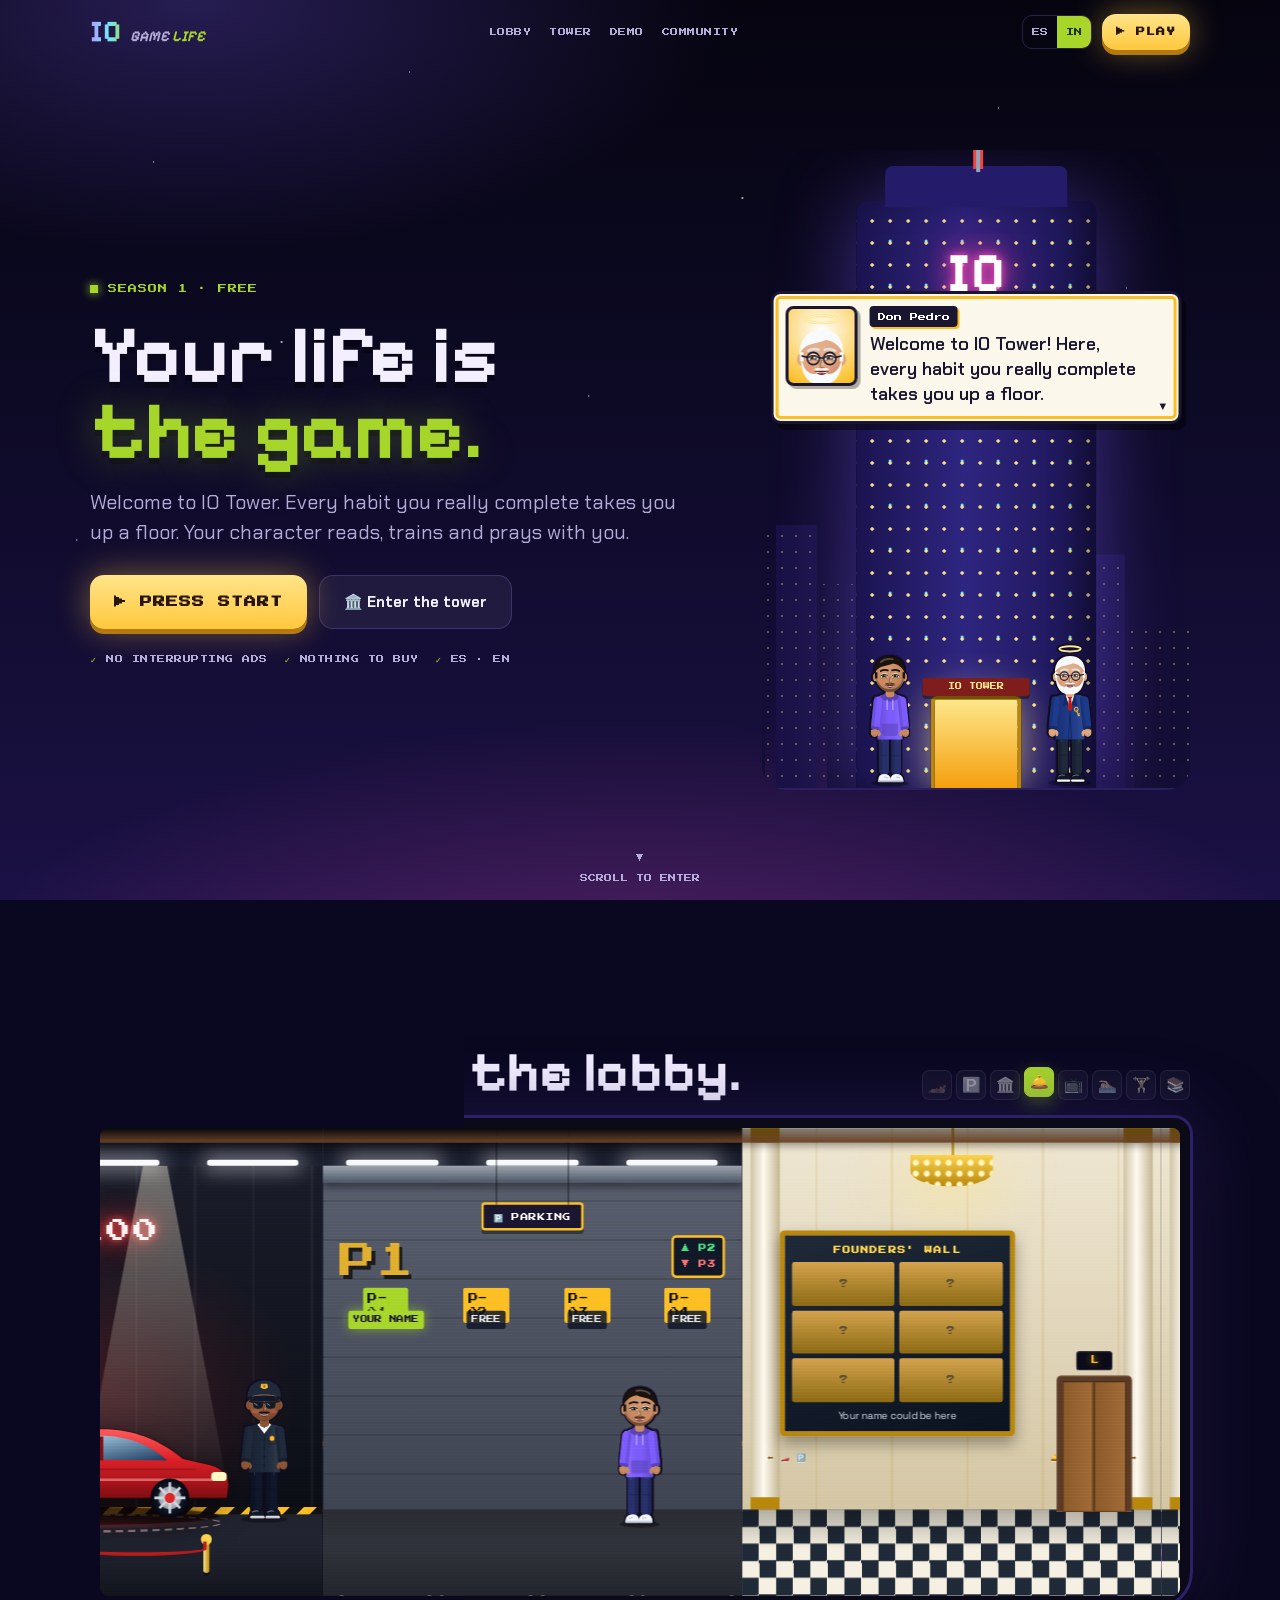
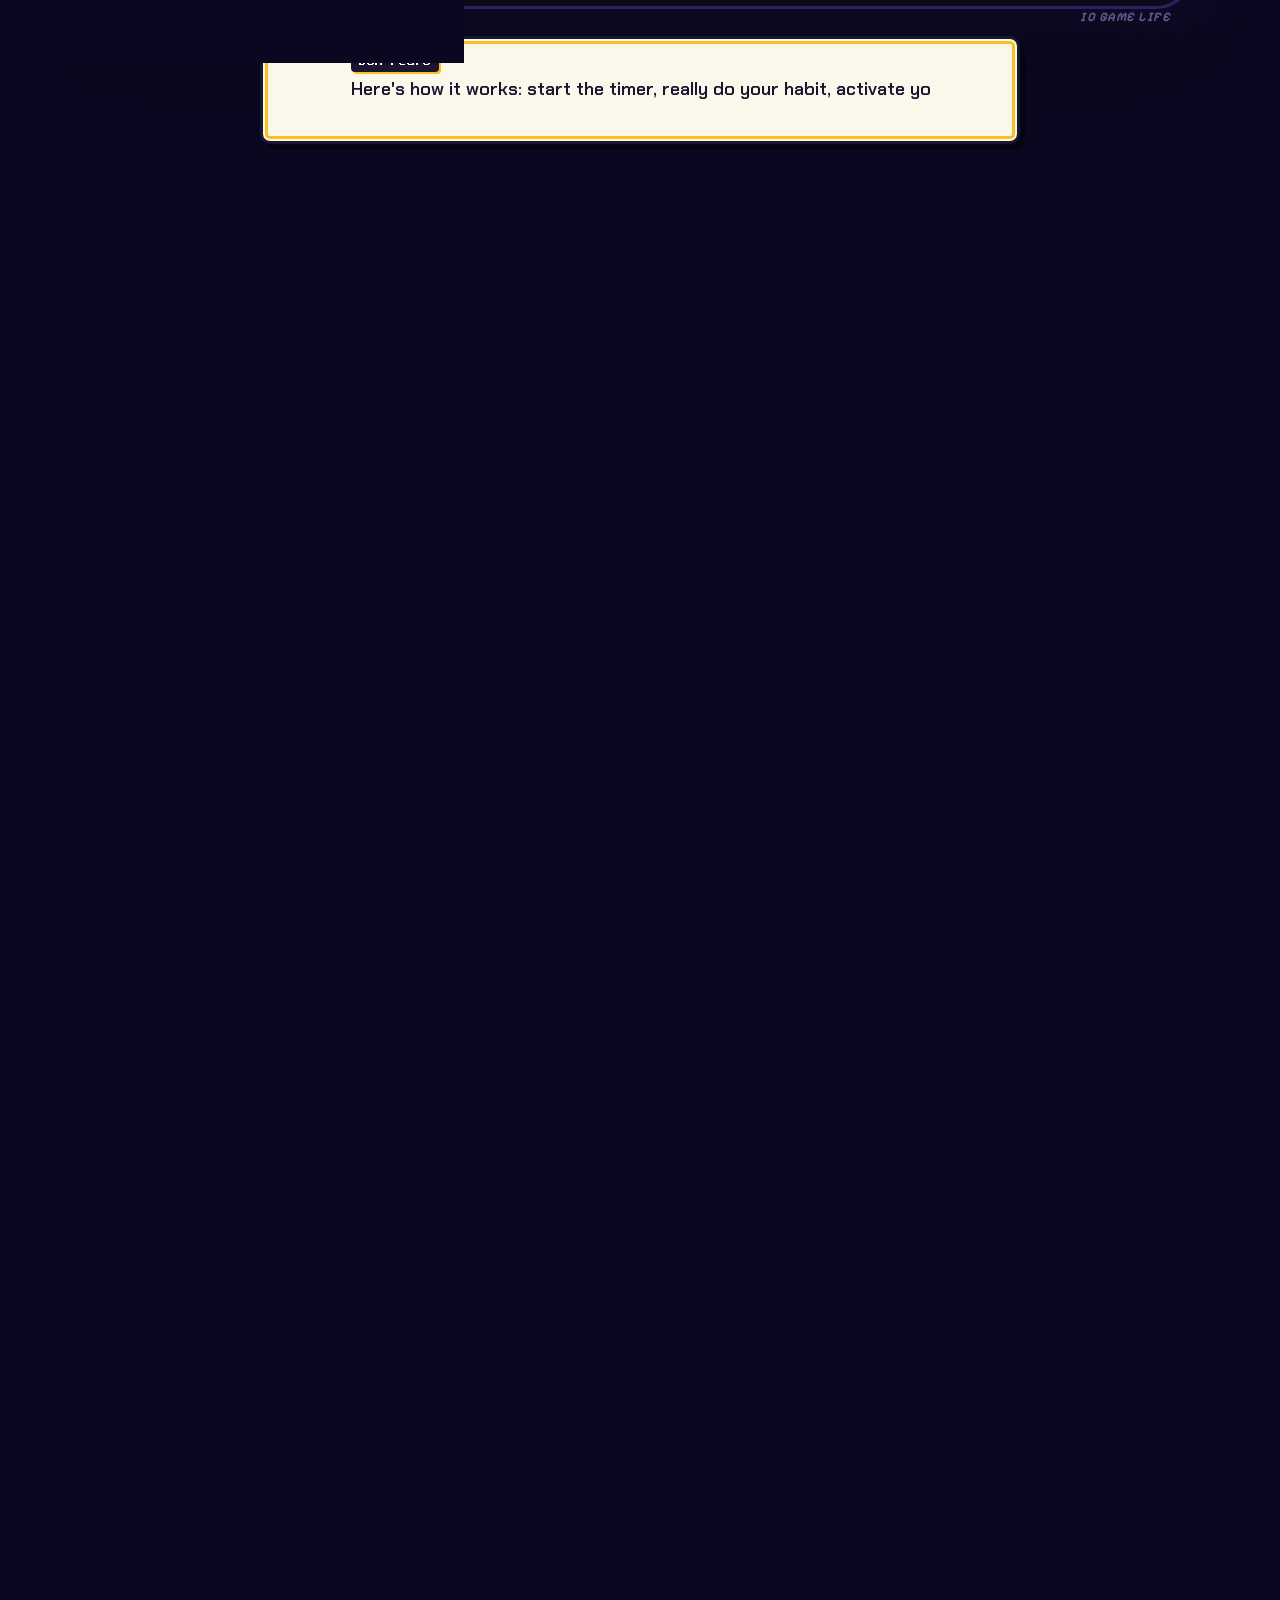
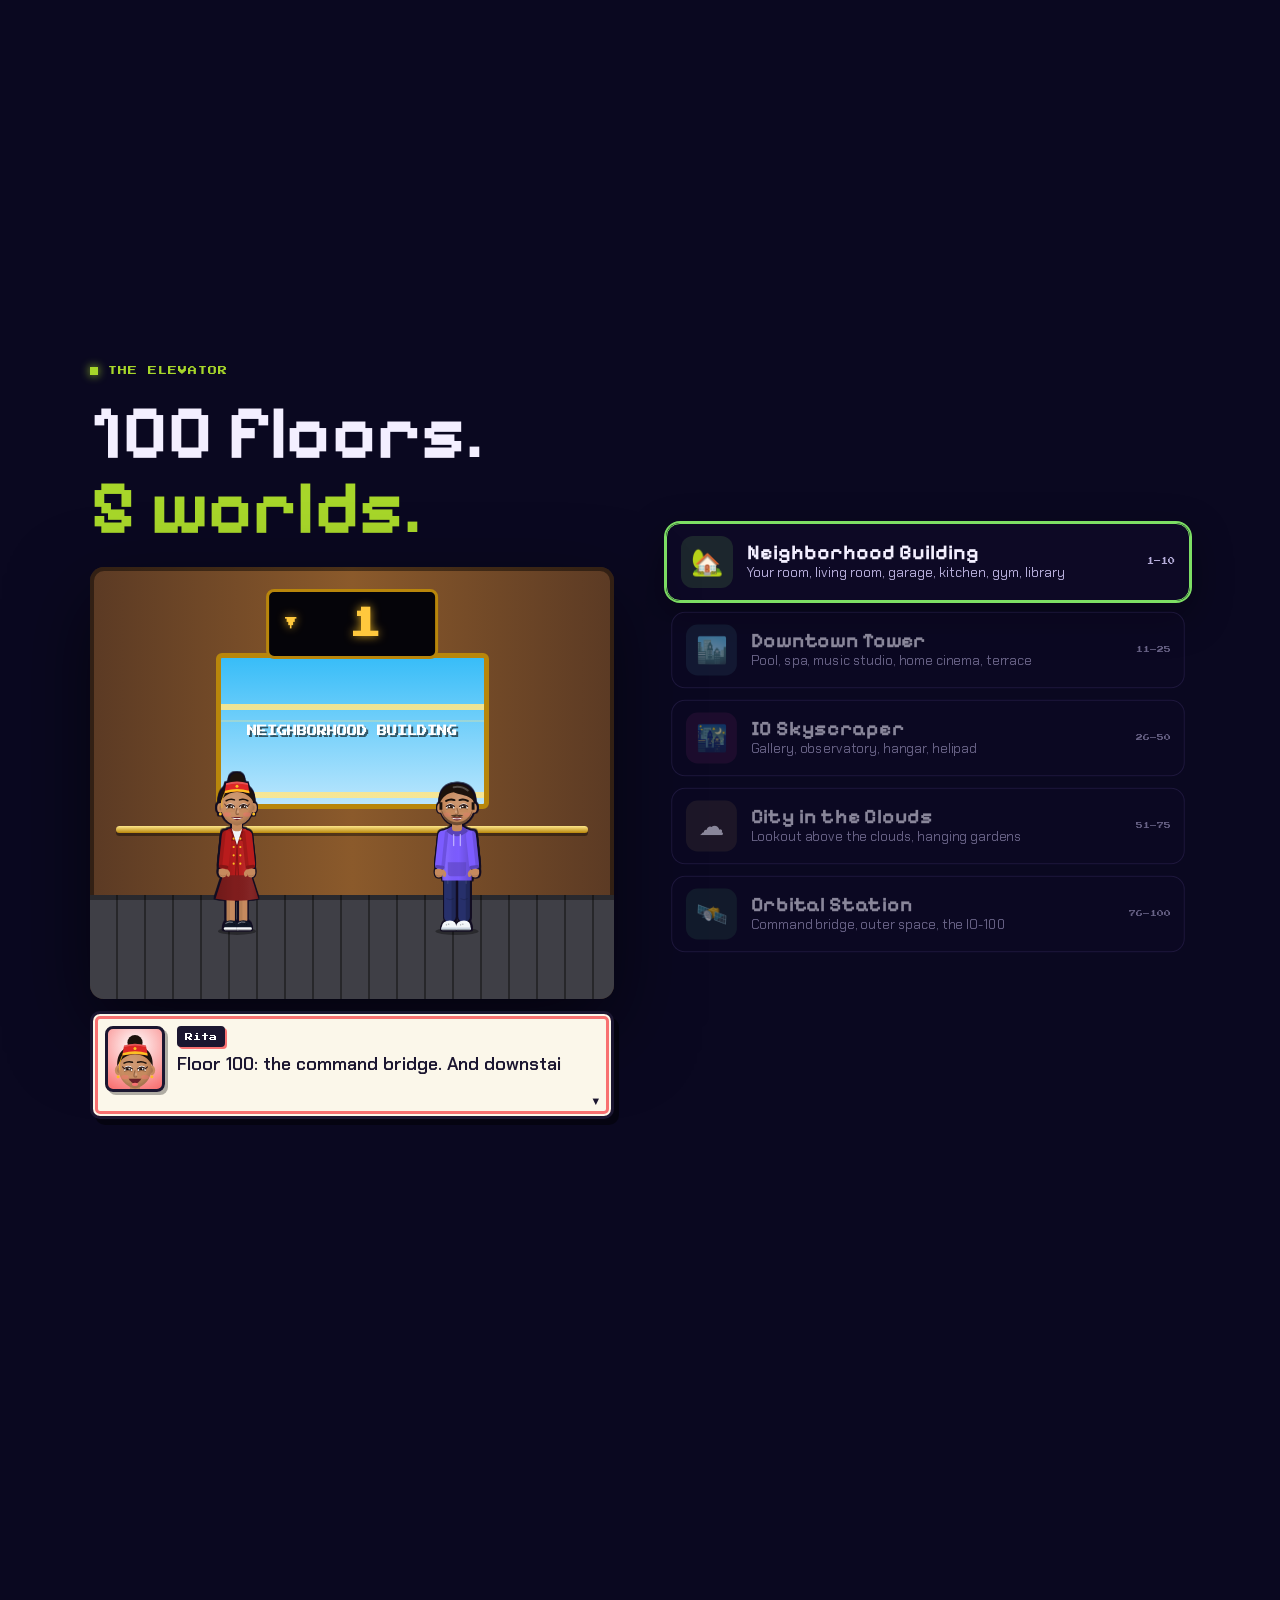
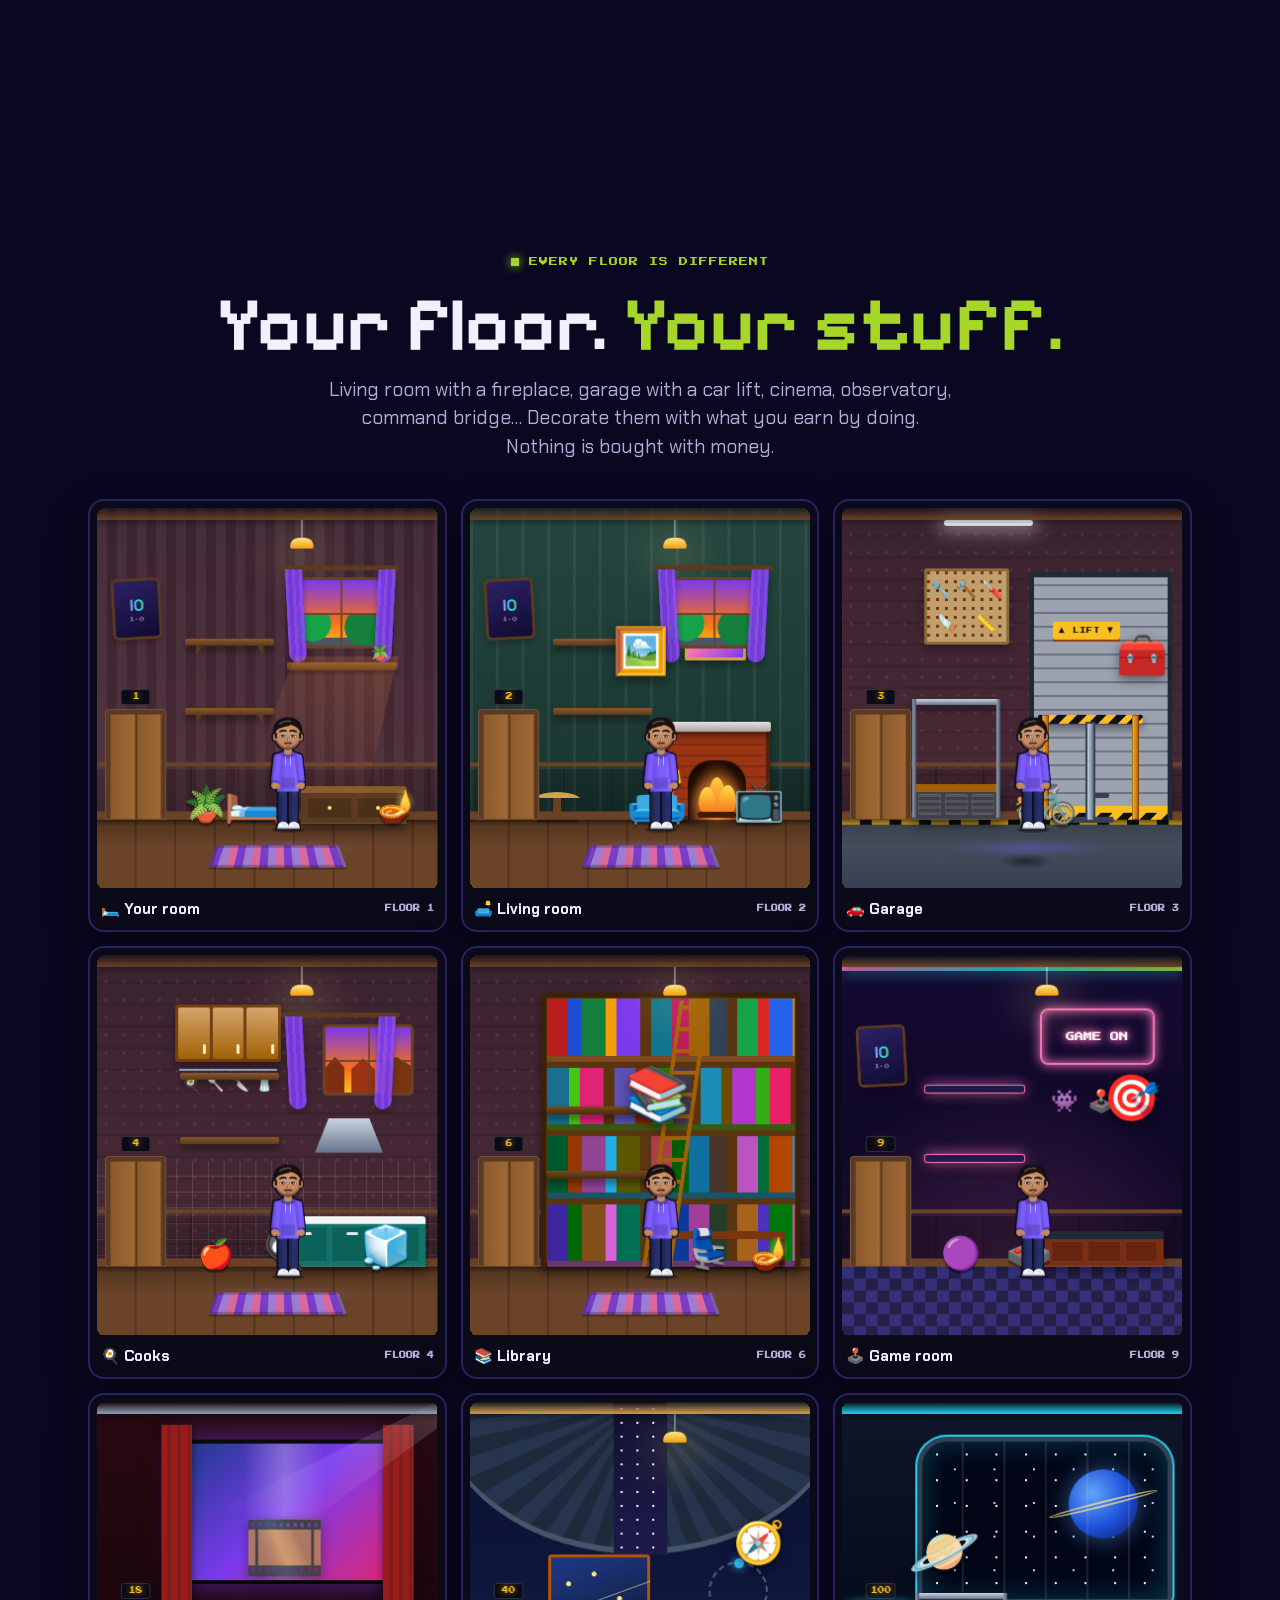
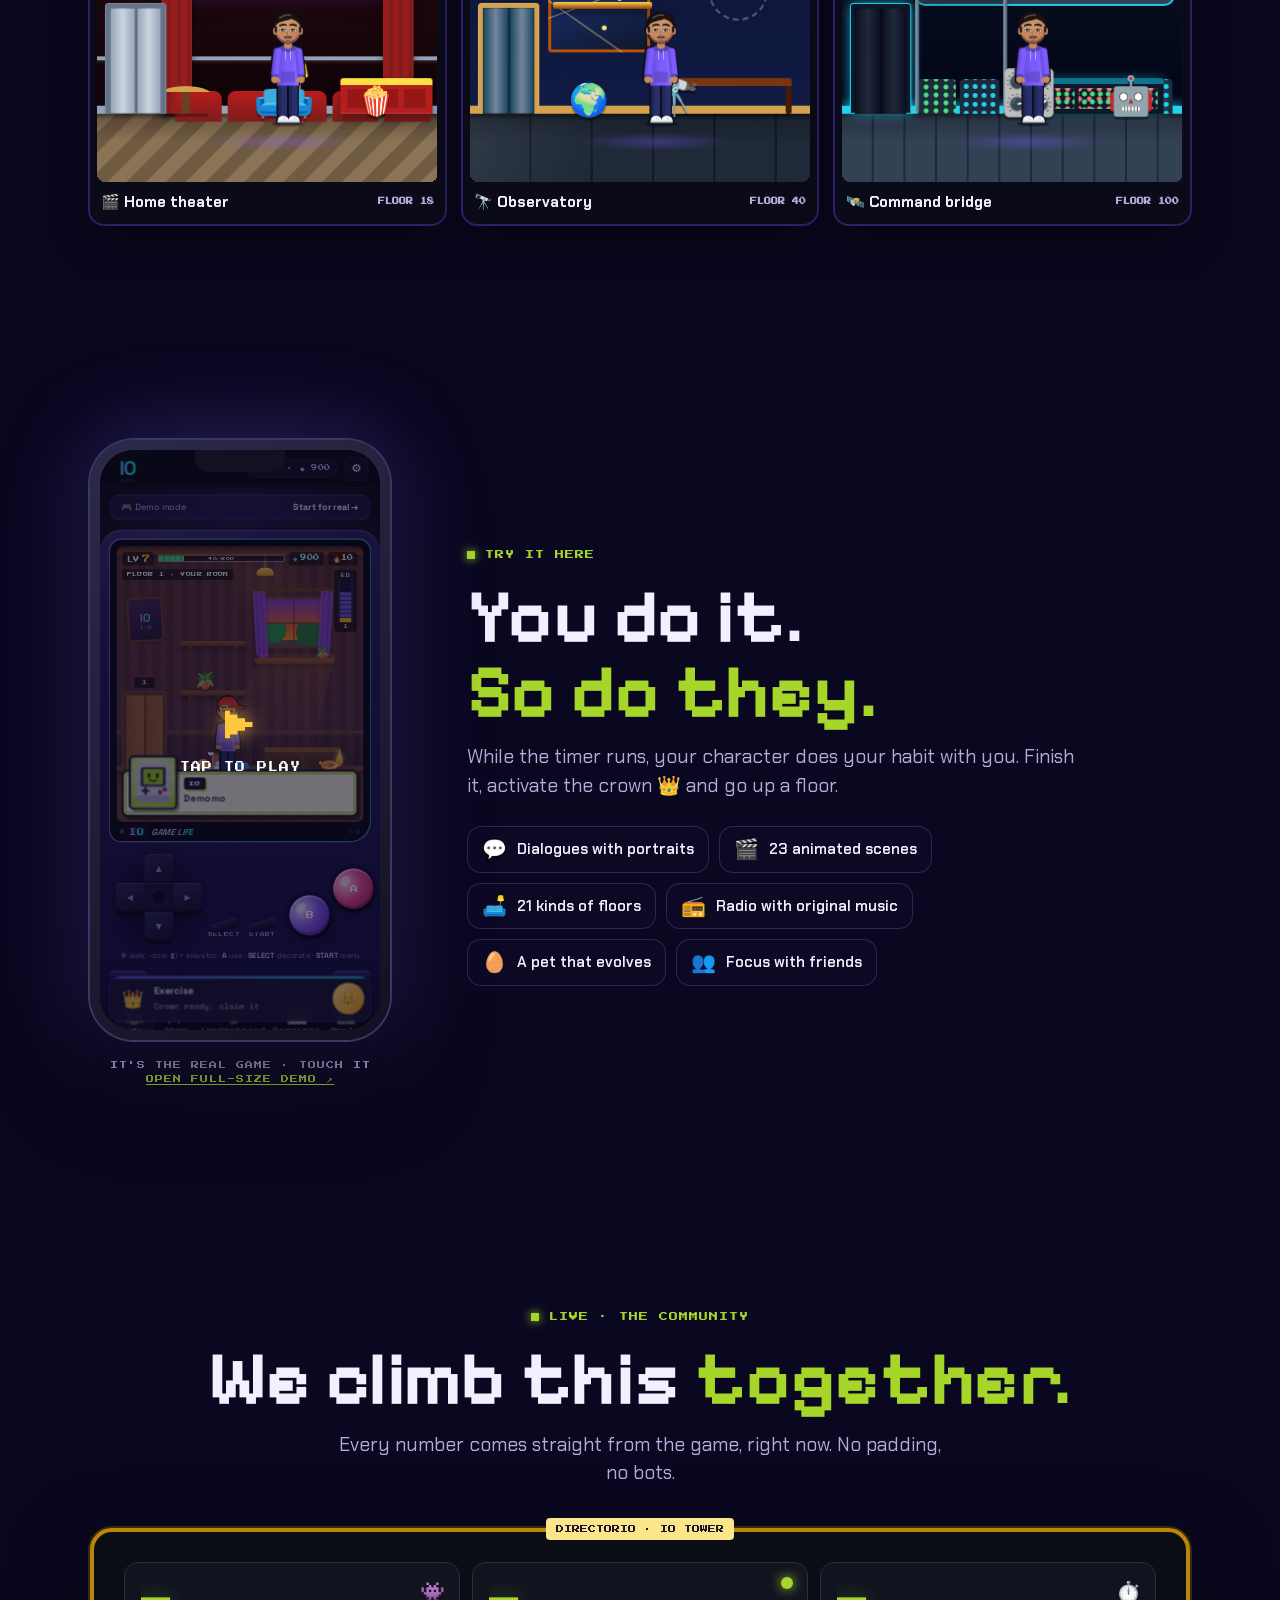
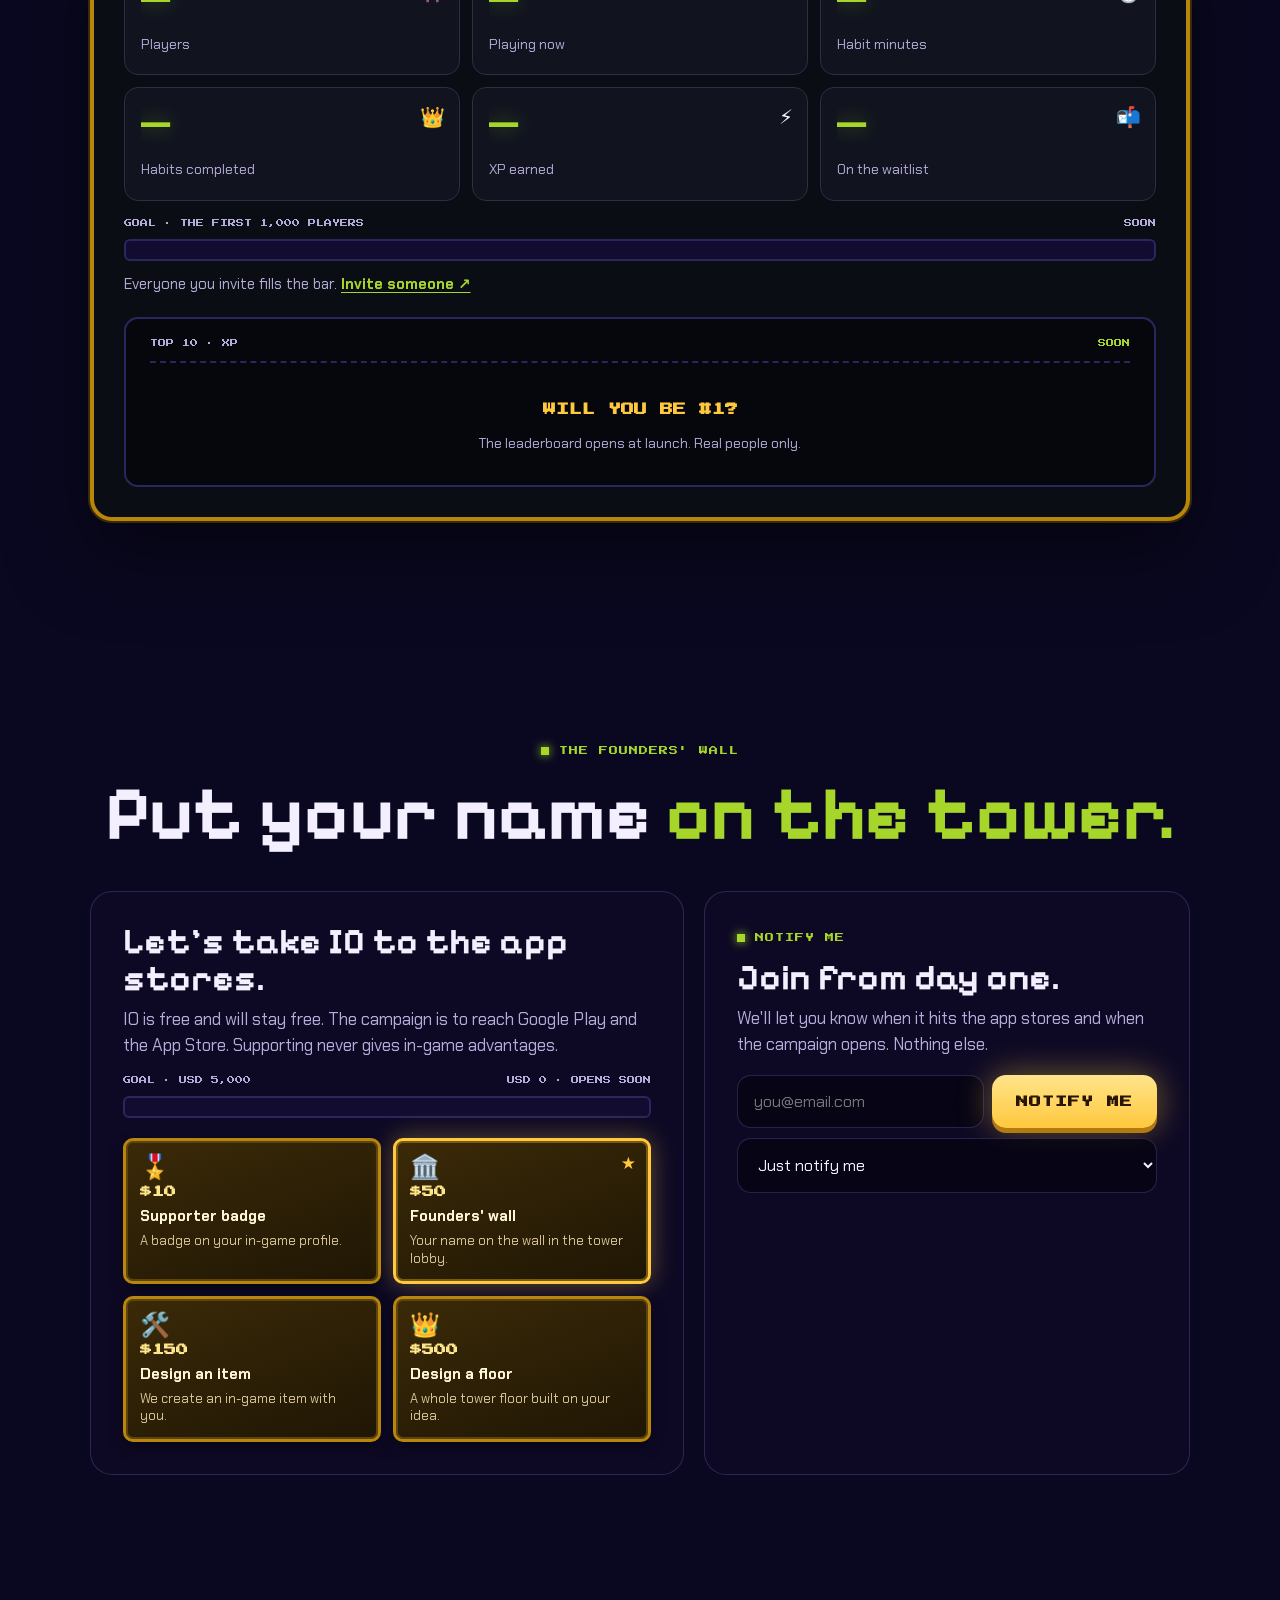
<file: index.html>
<!DOCTYPE html>
<html lang="es">
<head>
<meta charset="UTF-8">
<meta name="viewport" content="width=device-width, initial-scale=1, viewport-fit=cover">
<title>IO · Game Life</title>
<meta name="description" content="IO es un videojuego retro gratis donde subes de nivel haciendo tus hábitos reales. Entra a IO Tower: cada hábito que cumples te sube un piso.">
<meta name="theme-color" content="#0a0820">
<link rel="alternate" hreflang="es" href="?lang=es">
<link rel="alternate" hreflang="en" href="?lang=en">
<link rel="alternate" hreflang="x-default" href="./">
<script>/* idioma: si es inglés, esconde la página un instante hasta traducirla (evita ver el español) */
(function(){try{var q=new URLSearchParams(location.search).get('lang'),s=localStorage.getItem('io.lang'),n=((navigator.languages&&navigator.languages[0])||navigator.language||'es').toLowerCase();var l=(q==='en'||q==='es')?q:(s==='en'||s==='es')?s:(n.indexOf('es')===0?'es':'en');document.documentElement.lang=l;if(l==='en'){document.documentElement.classList.add('i18n-wait');setTimeout(function(){document.documentElement.classList.remove('i18n-wait')},2500);}}catch(e){}})();
</script>
<style>.i18n-wait body{visibility:hidden}</style>
<meta property="og:title" content="IO · Tu vida es el juego">
<meta property="og:description" content="Un videojuego retro donde tus hábitos reales te suben de piso. Gratis: nada se compra con dinero.">
<meta property="og:type" content="website">
<meta property="og:url" content="https://iogamelife.com/">
<meta property="og:image" content="https://iogamelife.com/img/tarjeta.webp">
<meta name="twitter:card" content="summary_large_image">
<meta name="twitter:image" content="https://iogamelife.com/img/tarjeta.webp">
<meta name="twitter:title" content="IO · Tu vida es el juego">
<meta name="twitter:description" content="Un videojuego retro donde tus hábitos reales te suben de piso. Gratis: nada se compra con dinero.">
<link rel="icon" href="app/icons/icon.svg" type="image/svg+xml">
<link rel="apple-touch-icon" href="app/icons/apple-touch-icon.png">
<link rel="preconnect" href="https://fonts.googleapis.com">
<link rel="preconnect" href="https://fonts.gstatic.com" crossorigin>
<link href="https://fonts.googleapis.com/css2?family=Chakra+Petch:wght@400;500;600;700&family=Pixelify+Sans:wght@500;600;700&family=Press+Start+2P&family=Space+Grotesk:wght@500;600;700&display=swap" rel="stylesheet">
<style>
/* Concepto: la página es una visita a IO Tower. Llegas de noche, Don Pedro te recibe en la puerta,
   caminas por el lobby (el mismo del juego, dibujado en vivo), subes en el ascensor con Rita y
   ves los pisos. Las cajas de diálogo de consola cuentan todo. Un solo look oscuro, nocturno. */
:root{
  color-scheme:dark;
  --night:#0a0820;--night2:#140f34;--lcd:#a7d62a;--lcd-ink:#1d3311;--gold:#ffc83d;--neon:#ff4fb8;--sky:#71e6ff;--vio:#7c5cff;
  --ink:#f3efff;--mute:#b5acd9;--line:rgba(167,139,255,.22);--glass:rgba(16,12,40,.66);
  --cream:#fbf7ea;--dk:#1b1630;
  --display:'Pixelify Sans','Chakra Petch',ui-monospace,monospace;--body:'Chakra Petch',system-ui,sans-serif;--pixel:'Press Start 2P',ui-monospace,monospace;
  --gut:clamp(16px,4vw,40px);
}
*,*::before,*::after{box-sizing:border-box;margin:0;padding:0}
html{scroll-behavior:smooth}
body{background:var(--night);color:var(--ink);font-family:var(--body);font-size:17px;line-height:1.5;overflow-x:hidden;-webkit-font-smoothing:antialiased}
a{color:inherit}
button{font:inherit;color:inherit;background:none;border:0;cursor:pointer}
img,svg{max-width:100%}
.wrap{max-width:1180px;margin:0 auto;padding-inline:var(--gut)}
.sr{position:absolute;width:1px;height:1px;overflow:hidden;clip:rect(0 0 0 0)}
:focus-visible{outline:3px solid var(--gold);outline-offset:3px}

/* ---------- cielo de fondo (toda la página) ---------- */
.sky{position:fixed;inset:0;z-index:0;pointer-events:none;background:
  radial-gradient(ellipse 80% 50% at 50% 115%,rgba(255,79,184,.28),transparent 70%),
  radial-gradient(ellipse 60% 40% at 15% 0%,rgba(124,92,255,.28),transparent 70%),
  linear-gradient(180deg,#05040f 0%,#0d0a26 45%,#1b1145 100%)}
.stars{position:fixed;inset:0;z-index:0;pointer-events:none;background-image:
  radial-gradient(1px 1px at 12% 18%,#fff,transparent),radial-gradient(1px 1px at 32% 8%,#c7d2fe,transparent),radial-gradient(1.5px 1.5px at 58% 22%,#fff,transparent),
  radial-gradient(1px 1px at 78% 12%,#fff,transparent),radial-gradient(1px 1px at 88% 32%,#c4b5fd,transparent),radial-gradient(1.5px 1.5px at 22% 38%,#fff,transparent),
  radial-gradient(1px 1px at 46% 44%,#fff,transparent),radial-gradient(1px 1px at 68% 52%,#a5f3fc,transparent),radial-gradient(1px 1px at 6% 60%,#fff,transparent);
  animation:twk 5s ease-in-out infinite}
@keyframes twk{50%{opacity:.55}}
header,main,footer{position:relative;z-index:2}
main{overflow-x:clip}

/* ---------- encabezado ---------- */
header{position:fixed;top:0;left:0;right:0;z-index:50;padding-top:env(safe-area-inset-top,0px);transition:background .3s,border-color .3s;border-bottom:1px solid transparent}
header.solid{background:rgba(10,8,32,.78);backdrop-filter:blur(14px);-webkit-backdrop-filter:blur(14px);border-color:var(--line)}
.nav{max-width:1180px;margin:0 auto;padding:0 var(--gut);height:64px;display:flex;align-items:center;justify-content:space-between;gap:12px}
.brand{display:flex;align-items:baseline;gap:9px;text-decoration:none}
.brand b{font-family:var(--display);font-weight:700;font-size:30px;line-height:1;background:linear-gradient(90deg,#b49bff,var(--sky),var(--lcd),var(--gold),var(--neon),#b49bff);background-size:300% 100%;-webkit-background-clip:text;background-clip:text;-webkit-text-fill-color:transparent;animation:hue 8s linear infinite}
@keyframes hue{to{background-position:300% 0}}
.brand i{font-family:var(--display);font-style:italic;font-weight:700;font-size:15px;color:var(--mute)}
.brand i em{color:var(--lcd);font-style:italic}
.navr{display:flex;align-items:center;gap:10px}
.navl{display:flex;gap:18px;font-family:var(--pixel);font-size:8px;letter-spacing:.5px}
.navl a{text-decoration:none;color:var(--mute)}.navl a:hover{color:var(--ink)}
@media (max-width:900px){.navl{display:none}}
.lang{display:flex;border:1px solid var(--line);border-radius:10px;overflow:hidden}
.lang button{font-family:var(--pixel);font-size:8px;padding:10px 9px;color:var(--mute)}
.lang button.on{background:var(--lcd);color:var(--lcd-ink)}
@media (max-width:420px){.brand i{display:none}}

/* ---------- botones ---------- */
.btn{display:inline-flex;align-items:center;justify-content:center;gap:10px;padding:15px 24px;border-radius:14px;font-weight:700;text-decoration:none;white-space:nowrap;transition:transform .15s,box-shadow .2s,background .2s}
.btn-start{font-family:var(--pixel);font-size:12px;letter-spacing:1px;color:#2a1600;background:linear-gradient(180deg,#ffe48a,var(--gold));box-shadow:0 5px 0 #b37a12,0 0 34px rgba(255,200,61,.45)}
.btn-start:hover{box-shadow:0 5px 0 #b37a12,0 0 60px rgba(255,200,61,.75)}
.btn-start:active{transform:translateY(4px);box-shadow:0 1px 0 #b37a12}
.btn-ghost{border:1px solid var(--line);background:rgba(255,255,255,.06);color:var(--ink);font-size:15px}
.btn-ghost:hover{background:rgba(255,255,255,.12)}
.btn-sm{padding:11px 14px;font-size:9px}

/* ---------- caja de diálogo de consola (la firma de la página) ---------- */
.gbx{position:relative;display:flex;align-items:flex-start;gap:12px;background:var(--cream);color:var(--dk);border:3px solid var(--dk);border-radius:10px;box-shadow:inset 0 0 0 2px var(--cream),inset 0 0 0 5px var(--sc,#7c5cff),5px 6px 0 rgba(0,0,0,.45);padding:12px 30px 14px 12px;text-align:left}
.gbx .pt{flex:0 0 72px;height:80px;border-radius:8px;border:3px solid var(--dk);background:radial-gradient(circle at 50% 28%,#fff,var(--sc,#c4b5fd) 95%);overflow:hidden;box-shadow:3px 3px 0 rgba(0,0,0,.3)}
.gbx .pt>div,.gbx .pt svg{width:100%;height:100%;display:block}
.gbx .pt.pop{animation:ptPop .5s cubic-bezier(.2,1.7,.4,1) both}
@keyframes ptPop{0%{transform:translateY(20px) scale(.3) rotate(-8deg);opacity:0}55%{transform:translateY(-5px) scale(1.12) rotate(3deg);opacity:1}100%{transform:none}}
.gbx .pt.talk>div{animation:ptTalk .3s ease-in-out infinite alternate}
@keyframes ptTalk{to{transform:translateY(-1.5px) rotate(1deg)}}
.gbx .pt .eyes,.gbx .pt .mouth,.gbx .pt .acc{display:none}
.gbx .pt .ey-happy,.gbx .pt .mo-happy{display:block}
.gbx .pt.talk .mo-excited{display:block;animation:mB .2s steps(1) infinite}.gbx .pt.talk .mo-happy{animation:mA .2s steps(1) infinite}
@keyframes mA{50%{opacity:0}}@keyframes mB{0%{opacity:0}50%{opacity:1}}
.gbx .pt .wear-lentes .acc-lentes,.gbx .pt .wear-halo .acc-halo,.gbx .pt .wear-kepi .acc-kepi,.gbx .pt .wear-gorraseg .acc-gorraseg,.gbx .pt .wear-gafas .acc-gafas{display:block}
.gbx .tx{flex:1;min-width:0;display:flex;flex-direction:column;gap:5px}
.gbx .nm{align-self:flex-start;font-family:var(--pixel);font-size:8px;color:#fff;background:var(--dk);padding:5px 8px 4px;border-radius:4px;box-shadow:2px 2px 0 var(--sc,#7c5cff)}
.gbx .say{font-size:clamp(15px,1.7vw,18px);font-weight:600;line-height:1.4;min-height:2.8em}
.gbx .nx{position:absolute;right:11px;bottom:7px;font-size:11px;animation:nx .6s steps(2) infinite}
@keyframes nx{50%{transform:translateY(2px)}}

/* ---------- portada: la torre de noche ---------- */
.hero{position:relative;min-height:100svh;display:grid;grid-template-columns:1.2fr .8fr;align-items:center;gap:30px;padding-top:80px;padding-bottom:40px}
@media (max-width:900px){.hero{grid-template-columns:1fr;padding-top:96px;text-align:center}}
.kicker{display:inline-flex;align-items:center;gap:10px;font-family:var(--pixel);font-size:9px;letter-spacing:1px;color:var(--lcd)}
.kicker::before{content:'';width:8px;height:8px;background:var(--lcd);box-shadow:0 0 10px var(--lcd)}
.h1{font-family:var(--display);font-weight:700;font-size:clamp(48px,6.4vw,96px);line-height:.92;letter-spacing:-1px;margin:18px 0 0;text-shadow:0 6px 0 rgba(0,0,0,.35)}
.h1 span{display:block}.h1 .g{color:var(--lcd);text-shadow:0 0 40px rgba(167,214,42,.35),0 6px 0 rgba(0,0,0,.35)}
.lede{color:var(--mute);font-size:clamp(16px,1.9vw,20px);max-width:46ch;margin-top:18px}
@media (max-width:900px){.lede{margin-inline:auto}}
.cta{display:flex;gap:12px;flex-wrap:wrap;margin-top:28px}
@media (max-width:900px){.cta{justify-content:center}}
.perks{display:flex;gap:16px;flex-wrap:wrap;margin-top:24px;font-family:var(--pixel);font-size:8px;color:var(--mute);letter-spacing:.5px}
@media (max-width:900px){.perks{justify-content:center}}
.perks span::before{content:'✓ ';color:var(--lcd)}
.stage{position:relative;height:min(640px,78svh);min-height:460px;overflow:hidden;border-radius:0 0 24px 24px}
@media (max-width:900px){.stage{height:520px;min-height:0}}
.skyline{position:absolute;left:-10%;right:-10%;bottom:0;height:46%;background:
  linear-gradient(90deg,#140f34 0 9%,transparent 9% 11%,#1b1446 11% 19%,transparent 19% 21%,#140f34 21% 30%,transparent 30% 70%,#1b1446 70% 79%,transparent 79% 81%,#140f34 81% 92%,transparent 92% 94%,#1b1446 94%);
  clip-path:polygon(0 40%,9% 40%,9% 10%,19% 10%,19% 30%,30% 30%,30% 100%,70% 100%,70% 20%,79% 20%,79% 45%,92% 45%,92% 15%,100% 15%,100% 100%,0 100%);opacity:.95}
.skyline::after{content:'';position:absolute;inset:0;background:radial-gradient(circle,#fde68a 0 1px,transparent 1.6px) 0 0/14px 16px;opacity:.35;clip-path:inherit}
.tower{position:absolute;left:50%;bottom:0;width:min(250px,56%);height:92%;transform:translateX(-50%);border-radius:10px 10px 0 0;
  background:radial-gradient(circle,#fde68a 0 1.4px,transparent 2px) 7px 9px/18px 22px,radial-gradient(circle,#67e8f9 0 1.2px,transparent 1.8px) 16px 18px/36px 44px,linear-gradient(90deg,#1b1450,#2e2580 45%,#1b1450);box-shadow:0 0 80px rgba(124,92,255,.45),inset -18px 0 30px rgba(0,0,0,.35)}
.tower::before{content:'';position:absolute;left:12%;right:12%;top:-6%;height:7%;border-radius:8px 8px 0 0;background:#241c6a}
.tower::after{content:'';position:absolute;left:50%;top:-16%;width:4px;height:11%;background:#94a3b8;box-shadow:0 -6px 0 3px #ef4444;animation:ant 1.2s steps(1) infinite}
@keyframes ant{50%{box-shadow:0 -6px 0 3px #7f1d1d}}
.t-sign{position:absolute;left:50%;top:5%;transform:translateX(-50%);font-family:var(--display);font-weight:700;font-size:clamp(38px,5vw,56px);color:#fff;text-shadow:0 0 8px var(--neon),0 0 24px var(--neon),0 0 48px #db2777;animation:flick 6s steps(1) infinite}
@keyframes flick{0%,44%,48%,100%{opacity:1}46%{opacity:.35}}
.t-band{position:absolute;left:0;right:0;top:22%;height:4px;background:linear-gradient(90deg,transparent,var(--sky),transparent);box-shadow:0 0 16px var(--sky);animation:band 4s ease-in-out infinite}
@keyframes band{50%{opacity:.4}}
.t-door{position:absolute;left:50%;bottom:0;width:38%;height:16%;transform:translateX(-50%);background:linear-gradient(180deg,#fde68a,#f59e0b);border-radius:6px 6px 0 0;box-shadow:0 0 40px rgba(253,230,138,.6);border:4px solid #b8860b;border-bottom:0}
.t-door::before{content:'IO TOWER';position:absolute;left:-14%;right:-14%;top:-22px;height:18px;background:#7f1d1d;color:#fde68a;font-family:var(--pixel);font-size:7px;display:flex;align-items:center;justify-content:center;border-radius:3px;box-shadow:0 3px 0 rgba(0,0,0,.4)}
.ground{position:absolute;left:-20%;right:-20%;bottom:-14px;height:16px;background:linear-gradient(180deg,#2a2160,#120d33)}
.sprite{position:absolute;bottom:0;width:86px;height:144px;transform:translateX(-50%)}
.sprite .av{width:100%;height:100%;overflow:visible}
.sprite .av-body{filter:drop-shadow(1.2px 0 0 #120d22) drop-shadow(-1.2px 0 0 #120d22) drop-shadow(0 1.2px 0 #120d22) drop-shadow(0 -1.2px 0 #120d22)}
.sprite .eyes,.sprite .mouth,.sprite .acc{display:none}
.sprite .ey-happy,.sprite .mo-happy{display:block}
.sprite .wear-lentes .acc-lentes,.sprite .wear-halo .acc-halo,.sprite .wear-kepi .acc-kepi,.sprite .wear-gorraseg .acc-gorraseg,.sprite .wear-gafas .acc-gafas{display:block}
.sprite .leg,.sprite .arm{transform-box:fill-box;transform-origin:50% 3%}
.sprite.walk .leg-l,.sprite.walk .arm-r{animation:lgA .5s linear infinite}.sprite.walk .leg-r,.sprite.walk .arm-l{animation:lgB .5s linear infinite}
.sprite.walk .av-body{animation:bob .25s ease-in-out infinite alternate}
@keyframes lgA{0%,100%{transform:rotate(18deg)}50%{transform:rotate(-18deg)}}@keyframes lgB{0%,100%{transform:rotate(-18deg)}50%{transform:rotate(18deg)}}
@keyframes bob{to{transform:translateY(-2.5px)}}
.sp-pedro{left:72%}
.sp-pedro .av{animation:breathe 3.6s ease-in-out infinite;transform-origin:bottom}
@keyframes breathe{50%{transform:scaleY(1.012)}}
.sp-me{left:18%;animation:walkIn 3.2s cubic-bezier(.3,.1,.3,1) .6s both}
@keyframes walkIn{from{left:-12%}to{left:30%}}
.sp-me.flip .av{transform:scaleX(-1)}
.hero .gbx{position:absolute;left:50%;top:22%;width:min(440px,96%);transform:translateX(-50%);z-index:3}
@media (max-width:900px){.hero .gbx{top:2%}}
.scroll-hint{position:absolute;left:50%;bottom:16px;transform:translateX(-50%);font-family:var(--pixel);font-size:8px;color:var(--mute);display:flex;flex-direction:column;align-items:center;gap:8px}
.scroll-hint span{animation:sh 1.2s ease-in-out infinite}
@keyframes sh{50%{transform:translateY(5px)}}
@media (max-width:900px){.scroll-hint{display:none}}

/* ---------- títulos de sección ---------- */
section{position:relative}
.sec{padding-block:clamp(80px,12vh,140px)}
.h2{font-family:var(--display);font-weight:700;font-size:clamp(38px,6vw,76px);line-height:.98;letter-spacing:-.5px;margin-top:14px;text-wrap:balance}
.h2 .g{color:var(--lcd)}
.sub{color:var(--mute);font-size:clamp(16px,1.8vw,19px);max-width:52ch;margin-top:14px}
.center{text-align:center}.center .sub{margin-inline:auto}.center .kicker{justify-content:center}
.reveal{opacity:.001;transform:translateY(26px);transition:opacity .8s ease,transform .8s cubic-bezier(.2,.7,.2,1)}
.reveal.in{opacity:1;transform:none}

/* ---------- el lobby: se recorre bajando ---------- */
.walk{height:640vh}
@media (max-width:700px){.walk{height:560vh}}
.walk-stick{position:sticky;top:0;height:100svh;display:flex;flex-direction:column;justify-content:center;gap:clamp(10px,2vh,18px);padding:76px var(--gut) 20px;max-width:1180px;margin:0 auto}
.walk-h{display:flex;align-items:flex-end;justify-content:space-between;gap:14px;flex-wrap:wrap}
.walk-h .h2{font-size:clamp(30px,4.6vw,56px);margin-top:8px}
.zones{display:flex;gap:4px}
.zones i{width:30px;height:30px;border-radius:7px;display:flex;align-items:center;justify-content:center;font-style:normal;font-size:15px;background:rgba(255,255,255,.06);border:1px solid var(--line);transition:all .3s;filter:grayscale(.8);opacity:.6}
.zones i.on{background:var(--lcd);border-color:var(--lcd);filter:none;opacity:1;transform:translateY(-3px);box-shadow:0 6px 18px rgba(167,214,42,.35)}
@media (max-width:520px){.zones i{width:24px;height:24px;font-size:12px}}
.bez{position:relative;border-radius:16px 16px 34px 16px;background:#0b0a18;padding:10px;box-shadow:0 0 0 3px #2c2166,0 30px 90px rgba(0,0,0,.6),0 0 80px rgba(124,92,255,.25)}
.bez::after{content:'IO GAME LIFE';position:absolute;right:20px;bottom:-22px;font-family:var(--display);font-style:italic;font-weight:700;font-size:13px;color:#5f578f;letter-spacing:.5px}
.screen{position:relative;width:100%;height:clamp(300px,52svh,560px);border-radius:8px;overflow:hidden;background:#0e0c24}
.screen::after{content:'';position:absolute;inset:0;pointer-events:none;background:repeating-linear-gradient(0deg,rgba(255,255,255,.03) 0 1px,transparent 1px 3px);mix-blend-mode:overlay}
.lw-host{position:absolute;inset:0}
.walk .gbx{max-width:760px;width:100%;margin:12px auto 0}
.walk .gbx .pt{flex-basis:64px;height:70px}

/* ---------- el ascensor ---------- */
.ride{height:520vh}
.ride-stick{position:sticky;top:0;height:100svh;display:grid;grid-template-columns:minmax(0,1fr) minmax(0,1fr);align-items:center;gap:clamp(20px,4vw,60px);padding:80px var(--gut) 24px;max-width:1180px;margin:0 auto}
@media (max-width:900px){.ride-stick{grid-template-columns:1fr;align-content:center;gap:14px;padding-top:72px}}
.cab{position:relative;height:min(440px,48svh);border-radius:14px;overflow:hidden;background:linear-gradient(90deg,#5b3a24,#8b5a2b 50%,#5b3a24);box-shadow:inset 0 0 0 4px rgba(0,0,0,.45),0 30px 80px rgba(0,0,0,.55);transition:background 1s}
@media (max-width:900px){.cab{height:min(360px,44svh)}}
.cab::after{content:'';position:absolute;left:0;right:0;bottom:0;height:24%;background:repeating-linear-gradient(90deg,#3f3f46 0 26px,#27272a 26px 28px);box-shadow:inset 0 5px 0 rgba(0,0,0,.35)}
.cab-disp{position:absolute;left:50%;top:5%;transform:translateX(-50%);display:flex;align-items:center;gap:12px;background:#050409;border:3px solid #b8860b;border-radius:8px;padding:8px 16px;font-family:var(--pixel);color:var(--gold);text-shadow:0 0 10px rgba(251,191,36,.8);z-index:3}
.cab-disp b{font-size:clamp(22px,3vw,32px);min-width:3.4ch;text-align:center}
.cab-disp span{font-size:13px;animation:nx .5s steps(2) infinite}
.cab-win{position:absolute;left:24%;right:24%;top:20%;height:36%;border:5px solid #b8860b;border-radius:6px;overflow:hidden;background:var(--wv,#38bdf8);transition:background 1s}
.cab-win i{position:absolute;left:0;right:0;top:-200px;bottom:-200px;background:repeating-linear-gradient(180deg,transparent 0 70px,rgba(253,230,138,.9) 70px 76px,transparent 76px 86px,rgba(253,230,138,.3) 86px 88px);transform:translateY(var(--wy,0px))}
.cab-win b{position:absolute;left:50%;top:50%;transform:translate(-50%,-50%);font-family:var(--pixel);font-size:clamp(8px,1vw,10px);color:#fff;text-shadow:2px 2px 0 rgba(0,0,0,.6);white-space:nowrap}
.cab-rail{position:absolute;left:5%;right:5%;top:60%;height:7px;border-radius:4px;background:linear-gradient(180deg,#fde68a,#b8860b);box-shadow:0 3px 0 rgba(0,0,0,.4);z-index:1}
.cab .sprite{bottom:14%;width:clamp(70px,9vw,100px);height:clamp(117px,15vw,167px);z-index:2}
.cab .sp-rita{left:28%}.cab .sp-me2{left:70%}.cab .sp-me2 .av{transform:scaleX(-1)}
.cab .sprite .av{animation:rbob .35s ease-in-out infinite alternate}
@keyframes rbob{to{transform:translateY(1.5px)}}
.cab .sp-me2 .av{animation-name:rbobF}
@keyframes rbobF{from{transform:scaleX(-1)}to{transform:scaleX(-1) translateY(1.5px)}}
.worlds{display:flex;flex-direction:column;gap:10px}
.wd{display:grid;grid-template-columns:52px 1fr auto;align-items:center;gap:14px;padding:12px 14px;border-radius:14px;background:var(--glass);border:1px solid var(--line);transition:all .4s;opacity:.55;transform:scale(.98)}
.wd.on{opacity:1;transform:none;border-color:var(--c);box-shadow:0 0 0 2px var(--c),0 14px 40px rgba(0,0,0,.4)}
.wd.done{opacity:.85}
.wd em{font-style:normal;width:52px;height:52px;border-radius:12px;display:flex;align-items:center;justify-content:center;font-size:26px;background:var(--bg)}
.wd b{display:block;font-family:var(--display);font-size:21px;line-height:1.1}
.wd small{display:block;color:var(--mute);font-size:13.5px;line-height:1.35}
.wd span{font-family:var(--pixel);font-size:7px;color:var(--mute)}
@media (max-width:900px){.worlds{display:none}}
.ride .gbx{margin-top:12px}
.ride .gbx .pt{flex-basis:60px;height:66px}

/* ---------- pisos: dibujados en vivo ---------- */
.floors{display:grid;grid-template-columns:repeat(3,minmax(0,1fr));gap:18px;margin-top:40px}
@media (max-width:900px){.floors{grid-template-columns:repeat(2,minmax(0,1fr));gap:12px}}
.fc{border-radius:14px;background:#0b0a18;padding:7px 7px 10px;box-shadow:0 0 0 2px #2c2166,0 18px 40px rgba(0,0,0,.45);transition:transform .3s,box-shadow .3s}
.fc:hover{transform:translateY(-6px) rotate(-.6deg);box-shadow:0 0 0 2px var(--lcd),0 24px 50px rgba(0,0,0,.5)}
.fc .fh{position:relative;width:100%;aspect-ratio:344/384;border-radius:8px;overflow:hidden;background:#0e0c24}
.fc p{display:flex;justify-content:space-between;align-items:center;gap:8px;padding:9px 4px 0;font-weight:700;font-size:15px}
.fc p span{font-family:var(--pixel);font-size:7px;color:var(--mute);white-space:nowrap}

/* ---------- demo jugable ---------- */
.demo{display:grid;grid-template-columns:auto minmax(0,1fr);gap:clamp(30px,6vw,80px);align-items:center}
@media (max-width:860px){.demo{grid-template-columns:1fr;justify-items:center;text-align:center}.demo .kicker{justify-content:center}.demo .sub{margin-inline:auto}.feats{justify-content:center}}
.phone{position:relative;width:min(300px,80vw,calc(74svh * 390 / 780));aspect-ratio:390/780;border-radius:44px;padding:10px;background:linear-gradient(145deg,#2c2a4a,#121122);box-shadow:0 0 0 2px #3a3860,0 40px 90px rgba(0,0,0,.6),0 0 90px rgba(124,92,255,.35);animation:hov 6s ease-in-out infinite}
@keyframes hov{50%{translate:0 -10px}}
.ph-sc{position:relative;width:100%;height:100%;border-radius:34px;overflow:hidden;background:#09090f}
.ph-sc iframe{position:absolute;left:0;top:0;width:390px;height:780px;border:0;transform-origin:0 0;opacity:0;transition:opacity .5s}
.ph-sc iframe.on{opacity:1}
.ph-sc img{position:absolute;inset:0;width:100%;height:100%;object-fit:cover;object-position:top;transition:opacity .4s}
.scr-play{position:absolute;inset:0;z-index:3;display:grid;place-content:center;gap:10px;background:rgba(10,8,32,.55);color:#fff;font-family:var(--pixel);font-size:10px;letter-spacing:1px;text-align:center}
.scr-play b{font-size:30px;color:var(--gold);text-shadow:0 0 20px rgba(255,200,61,.8)}
.scr-play span{animation:nx 1s steps(2) infinite}
.notch{position:absolute;top:10px;left:50%;transform:translateX(-50%);width:90px;height:22px;border-radius:0 0 14px 14px;background:#121122;z-index:3;pointer-events:none}
.feats{display:flex;flex-wrap:wrap;gap:10px;margin-top:26px;max-width:600px}
.feat{display:flex;align-items:center;gap:10px;padding:11px 14px;border-radius:14px;background:var(--glass);border:1px solid var(--line);font-weight:600;font-size:15px}
.feat b{font-size:20px;line-height:1}
.demo-hint{margin-top:18px;font-family:var(--pixel);font-size:8px;color:var(--mute);letter-spacing:1px;line-height:1.8;text-align:center}
.demo-hint a{color:var(--lcd)}

/* ---------- comunidad: el directorio del edificio ---------- */
.dir{margin-top:40px;border-radius:22px;background:#0b0d14;border:4px solid #b8860b;box-shadow:0 0 0 2px #3b2a08,0 30px 80px rgba(0,0,0,.5);padding:clamp(16px,3vw,30px);position:relative}
.dir::before{content:'DIRECTORIO · IO TOWER';position:absolute;left:50%;top:-14px;transform:translateX(-50%);font-family:var(--pixel);font-size:8px;color:#1b1630;background:#fde68a;padding:5px 10px;border-radius:4px;white-space:nowrap}
.live{display:grid;grid-template-columns:repeat(3,minmax(0,1fr));gap:12px}
@media (max-width:700px){.live{grid-template-columns:repeat(2,minmax(0,1fr))}}
.lv{padding:18px 16px;border-radius:14px;background:#11141f;border:1px solid #2a2f45;position:relative;overflow:hidden;min-width:0}
.lv em{position:absolute;top:14px;right:14px;font-style:normal;font-size:20px}
.lv b{display:block;font-family:var(--pixel);font-size:clamp(18px,3vw,28px);color:var(--lcd);text-shadow:0 0 18px rgba(167,214,42,.4);margin-bottom:8px;font-variant-numeric:tabular-nums;white-space:nowrap;overflow:hidden;text-overflow:ellipsis}
.lv span{color:var(--mute);font-size:14px}
.lv.tick b{animation:tick .5s}
@keyframes tick{40%{color:var(--gold);transform:scale(1.08)}}
.on-dot{width:12px;height:12px;border-radius:50%;background:var(--lcd);box-shadow:0 0 12px var(--lcd);animation:nx 1.2s steps(2) infinite}
.goal{margin-top:16px}
.meter-top{display:flex;justify-content:space-between;gap:10px;font-family:var(--pixel);font-size:8px;color:var(--mute);margin-bottom:10px}
.bar{height:22px;border-radius:6px;background:#120d30;border:2px solid #2b2560;overflow:hidden;position:relative}
.bar i{position:absolute;inset:0;width:0;background:repeating-linear-gradient(90deg,var(--lcd) 0 10px,#8bb81f 10px 12px);box-shadow:0 0 14px var(--lcd);transition:width 1.6s cubic-bezier(.2,.7,.2,1)}
.goal-n{margin-top:12px;color:var(--mute);font-size:15px}
.linkbtn{color:var(--lcd);font-weight:700;text-decoration:underline;text-underline-offset:3px}
.board{margin-top:22px;border-radius:14px;background:#06070d;border:2px solid #2b2560;padding:18px clamp(12px,3vw,24px);font-family:var(--pixel)}
.board-h{display:flex;justify-content:space-between;font-size:8px;color:var(--mute);padding-bottom:12px;border-bottom:2px dashed #2b2560;margin-bottom:8px}
.board-h .lvx{color:var(--lcd);display:flex;gap:6px;align-items:center}
.board-h .lvx i{width:6px;height:6px;background:var(--lcd);border-radius:50%;animation:nx 1.1s steps(2) infinite}
.row{display:grid;grid-template-columns:40px 40px minmax(0,1fr) auto;gap:12px;align-items:center;padding:9px 0;font-size:10px}
.row .pos{color:var(--mute)}
.row:nth-child(1) .pos{color:var(--gold)}.row:nth-child(2) .pos{color:#d6dbe6}.row:nth-child(3) .pos{color:#e48b3b}
.row .av{width:40px;height:44px;border-radius:9px;background:#151033;overflow:hidden;display:grid;place-items:center}
.row .av svg{width:40px;height:56px;margin-top:8px}
.row .av .eyes,.row .av .mouth,.row .av .acc{display:none}.row .av .ey-happy,.row .av .mo-happy{display:block}
.row .nm{overflow:hidden;text-overflow:ellipsis;white-space:nowrap;line-height:1.6}
.row .nm small{display:block;font-size:7px;color:var(--mute)}
.row .xp{color:var(--lcd)}
.empty{padding:26px 6px 10px;text-align:center;font-size:10px;line-height:2}
.empty b{display:block;color:var(--gold);font-size:13px;margin-bottom:6px;animation:nx 1.6s steps(2) infinite}
.empty span{color:var(--mute);font-family:var(--body);font-size:14px}

/* ---------- apoyo: placas del muro de fundadores ---------- */
.join{display:grid;grid-template-columns:1.1fr .9fr;gap:20px;margin-top:40px}
@media (max-width:900px){.join{grid-template-columns:1fr}}
.card{border-radius:22px;padding:clamp(20px,3.5vw,32px);background:var(--glass);border:1px solid var(--line);backdrop-filter:blur(12px);-webkit-backdrop-filter:blur(12px);min-width:0}
.card h3{font-family:var(--display);font-weight:700;font-size:clamp(26px,3.4vw,36px);line-height:1.02;margin-bottom:10px}
.card p{color:var(--mute)}
.tiers{display:grid;grid-template-columns:1fr 1fr;gap:12px;margin-top:20px}
@media (max-width:360px){.tiers{grid-template-columns:1fr}}
.tier{position:relative;display:grid;gap:4px;align-content:start;padding:14px;border-radius:10px;background:linear-gradient(160deg,#3b2a08,#1f1604);border:3px solid #b8860b;box-shadow:inset 0 0 0 2px #5c4310,0 6px 14px rgba(0,0,0,.4);min-width:0;transition:transform .25s}
.tier:hover{transform:translateY(-3px) rotate(-.6deg)}
.tier em{font-style:normal;font-size:24px;line-height:1}
.tier b{font-family:var(--pixel);font-size:12px;color:#fde68a}
.tier strong{font-size:15px;color:#fff7d6}
.tier span{color:#d8c79a;font-size:13px;line-height:1.35}
.tier.hot{border-color:var(--gold);box-shadow:inset 0 0 0 2px #7a5a12,0 0 26px rgba(255,200,61,.35)}
.tier.hot::before{content:'★';position:absolute;top:10px;right:12px;color:var(--gold)}
.form{display:grid;gap:10px;margin-top:18px}
.inline{display:flex;gap:8px}
@media (max-width:420px){.inline{flex-direction:column}}
.inp{width:100%;min-width:0;padding:15px 16px;border-radius:14px;border:1px solid var(--line);background:rgba(6,5,18,.75);font-size:16px;color:var(--ink);font-family:var(--body)}
.inp:focus{outline:none;border-color:var(--lcd)}
.hp{position:absolute;left:-9999px}
.err{color:#ff8a8a;font-size:14px}
.done{margin-top:18px;text-align:center}
.done b{font-family:var(--display);font-size:26px;display:block;margin:6px 0}
.share{display:flex;gap:8px;justify-content:center;flex-wrap:wrap;margin-top:12px}
.share a,.share button{padding:10px 14px;border-radius:12px;border:1px solid var(--line);background:rgba(255,255,255,.06);font-weight:600;font-size:14px;text-decoration:none}
.joined{margin-top:10px;font-family:var(--pixel);font-size:9px;color:var(--lcd);line-height:1.8}

/* ---------- final ---------- */
.final{text-align:center;padding-block:clamp(110px,18vh,190px) clamp(90px,14vh,140px)}
.final .h2{font-size:clamp(48px,10vw,128px)}
.final .cta{justify-content:center}
.final .gbx{max-width:520px;margin:30px auto 0}
.dock{display:flex;justify-content:center;gap:10px;margin-top:26px;flex-wrap:wrap}
.dock button{display:flex;align-items:center;gap:8px;padding:11px 14px;border-radius:12px;border:1px solid var(--line);background:rgba(10,8,32,.6);font-weight:600;font-size:14px;color:var(--mute)}
.dock button:hover{color:var(--ink);border-color:rgba(167,214,42,.55)}
footer{padding:26px 0 calc(34px + env(safe-area-inset-bottom,0px));border-top:1px solid var(--line);background:rgba(8,6,24,.92);font-size:13px;color:var(--mute)}
footer .wrap{display:flex;justify-content:space-between;gap:12px;flex-wrap:wrap}
footer a{color:var(--mute)}
.bin{font-family:var(--pixel);font-size:8px;letter-spacing:1px}
.sticky{position:fixed;left:16px;right:16px;bottom:calc(14px + env(safe-area-inset-bottom,0px));z-index:40;display:none;transform:translateY(140%);transition:transform .35s}
.sticky .btn{width:100%}
.sticky.show{transform:none}
@media (max-width:700px){.sticky{display:block}}

/* ---------- ventanas (instalar, preguntas) ---------- */
dialog{margin:auto;border:0;padding:0;background:transparent;color:var(--ink);max-width:min(520px,calc(100vw - 32px));width:100%}
dialog::backdrop{background:rgba(5,4,14,.72);backdrop-filter:blur(6px);-webkit-backdrop-filter:blur(6px)}
.sheet{border-radius:24px;padding:26px clamp(20px,4vw,30px);background:#140f34;border:1px solid var(--line);box-shadow:0 40px 120px rgba(0,0,0,.6);position:relative}
.sheet h3{font-family:var(--display);font-weight:700;font-size:28px;margin-bottom:14px;padding-right:40px}
.x{position:absolute;top:18px;right:18px;width:36px;height:36px;border-radius:10px;border:1px solid var(--line);color:var(--mute)}
.tabs{display:flex;gap:6px;margin-bottom:16px;flex-wrap:wrap}
.tabs button{padding:9px 12px;border-radius:10px;border:1px solid var(--line);font-size:14px;color:var(--mute)}
.tabs button[aria-selected="true"]{background:var(--lcd);color:var(--lcd-ink);border-color:var(--lcd);font-weight:700}
.steps{list-style:none;counter-reset:s;display:grid;gap:10px}
.steps[hidden],[hidden]{display:none!important}
.steps li{counter-increment:s;display:flex;gap:12px;align-items:flex-start;color:var(--mute)}
.steps li::before{content:counter(s);flex:0 0 26px;height:26px;border-radius:8px;background:rgba(167,214,42,.15);color:var(--lcd);font-family:var(--pixel);font-size:9px;display:grid;place-items:center}
.steps b{color:var(--ink)}
.qa details{border-top:1px solid var(--line);padding:12px 0}
.qa summary{cursor:pointer;font-weight:700;list-style:none}
.qa summary::-webkit-details-marker{display:none}
.qa summary::before{content:'＋ ';color:var(--lcd)}
.qa details[open] summary::before{content:'－ '}
.qa p{color:var(--mute);margin-top:8px}

@media (prefers-reduced-motion:reduce){
  html{scroll-behavior:auto}
  .reveal{opacity:1;transform:none;transition:none}
  .brand b,.stars,.t-sign,.phone,.sp-me{animation:none}
}
</style>
</head>
<body>
<div class="sky" aria-hidden="true"></div><div class="stars" aria-hidden="true"></div>

<header id="hdr">
  <nav class="nav" aria-label="Principal">
    <a class="brand" href="#top" aria-label="IO Game Life"><b>IO</b><i translate="no">GAME <em>LIFE</em></i></a>
    <div class="navl"><a href="#lobby">LOBBY</a><a href="#torre">TORRE</a><a href="#demo">DEMO</a><a href="#comunidad">COMUNIDAD</a></div>
    <div class="navr">
      <div class="lang" role="group" aria-label="Idioma / Language"><button data-lang="es">ES</button><button data-lang="en">EN</button></div>
      <a class="btn btn-start btn-sm" href="app/" data-sfx>▶ JUGAR</a>
    </div>
  </nav>
</header>

<main id="top">

<!-- PORTADA: llegas a IO Tower de noche -->
<section class="wrap hero" aria-labelledby="h-hero">
  <div>
    <div class="kicker">TEMPORADA 1 · GRATIS</div>
    <h1 class="h1" id="h-hero"><span>Tu vida es</span><span class="g">el juego.</span></h1>
    <p class="lede">Bienvenido a IO Tower. Cada hábito que cumples de verdad te sube un piso. Tu personaje lee, entrena y ora contigo.</p>
    <div class="cta"><a class="btn btn-start" href="app/" data-sfx>▶ PRESS START</a><a class="btn btn-ghost" href="#lobby">🏛️ Entrar a la torre</a></div>
    <div class="perks"><span>SIN ANUNCIOS QUE TE INTERRUMPAN</span><span>NADA SE COMPRA</span><span translate="no">ES · EN</span></div>
  </div>
  <div class="stage" aria-hidden="true">
    <div class="skyline"></div>
    <div class="tower"><div class="t-sign" translate="no">IO</div><i class="t-band"></i><div class="t-door"></div></div>
    <div class="ground"></div>
    <div class="sprite sp-pedro" id="spPedro"></div>
    <div class="sprite sp-me walk" id="spMe"></div>
    <div class="gbx" id="heroBox" style="--sc:#fbbf24"><div class="pt" id="heroPt"></div><div class="tx"><span class="nm">Don Pedro</span><span class="say" id="heroSay"></span></div><span class="nx">▼</span></div>
  </div>
  <div class="scroll-hint"><span>▼</span>BAJA PARA ENTRAR</div>
</section>

<!-- LOBBY: el mismo del juego; bajando, caminas por él -->
<section class="walk" id="lobby" aria-labelledby="h-lobby">
  <div class="walk-stick">
    <div class="walk-h">
      <div><div class="kicker">PLANTA BAJA · IO TOWER</div><h2 class="h2" id="h-lobby">Camina por el lobby.</h2></div>
      <div class="zones" id="zones" aria-hidden="true"></div>
    </div>
    <div class="bez"><div class="screen"><div class="lw-host" id="lwHost"></div></div></div>
    <div class="gbx" id="lwBox"><div class="pt" id="lwPt"></div><div class="tx"><span class="nm" id="lwNm">Max</span><span class="say" id="lwSay" aria-live="polite"></span></div><span class="nx">▼</span></div>
  </div>
</section>

<!-- ASCENSOR: subes con Rita del piso 1 al 100 -->
<section class="ride" id="torre" aria-labelledby="h-torre">
  <div class="ride-stick">
    <div>
      <div class="kicker">EL ASCENSOR</div>
      <h2 class="h2" id="h-torre">100 pisos.<br><span class="g">5 mundos.</span></h2>
      <div class="cab" id="cab" style="margin-top:22px">
        <div class="cab-disp"><span id="cabArrow">▲</span><b id="cabNum">1</b></div>
        <div class="cab-win" id="cabWin"><i id="cabLights"></i><b id="cabWorld">EDIFICIO BARRIO</b></div>
        <div class="cab-rail"></div>
        <div class="sprite sp-rita" id="spRita"></div>
        <div class="sprite sp-me2" id="spMe2"></div>
      </div>
      <div class="gbx" id="rdBox" style="--sc:#f87171"><div class="pt" id="rdPt"></div><div class="tx"><span class="nm">Rita</span><span class="say" id="rdSay" aria-live="polite"></span></div><span class="nx">▼</span></div>
    </div>
    <div class="worlds" id="worlds"></div>
  </div>
</section>

<!-- PISOS: dibujados en vivo con el motor del juego -->
<section class="sec" id="pisos" aria-labelledby="h-pisos">
  <div class="wrap">
    <div class="center reveal"><div class="kicker">CADA PISO ES DISTINTO</div>
    <h2 class="h2" id="h-pisos">Tu piso. <span class="g">Tus cosas.</span></h2>
    <p class="sub">Sala con chimenea, garaje con elevador de carros, cine, observatorio, puente de mando… Decóralos con lo que ganas haciendo. Nada se compra con dinero.</p></div>
    <div class="floors" id="floors"></div>
  </div>
</section>

<!-- DEMO JUGABLE -->
<section class="sec" id="demo" aria-labelledby="h-demo">
  <div class="wrap demo">
    <div style="display:grid;justify-items:center">
      <div class="phone reveal" id="phone" aria-label="Demo jugable del juego">
        <div class="ph-sc" id="demoScr"><img id="demoImg" src="img/hero-home.webp" alt="Pantalla real del juego"><button class="scr-play" id="demoPlay" type="button"><b>▶</b><span>TOCA PARA JUGAR</span></button></div>
        <i class="notch"></i>
      </div>
      <p class="demo-hint">ES EL JUEGO DE VERDAD · TÓCALO<br><a href="app/?demo=1" target="_blank" rel="noopener">ABRIR DEMO EN GRANDE ↗</a></p>
    </div>
    <div>
      <div class="kicker reveal">PRUÉBALO AQUÍ</div>
      <h2 class="h2 reveal" id="h-demo">Tú lo haces. <span class="g">Él también.</span></h2>
      <p class="sub reveal">Mientras corre el reloj, tu personaje hace tu hábito contigo. Termínalo, activa la corona 👑 y sube de piso.</p>
      <div class="feats reveal">
        <span class="feat"><b>💬</b>Diálogos con retrato</span>
        <span class="feat"><b>🎬</b>23 escenas animadas</span>
        <span class="feat"><b>🛋️</b>21 tipos de piso</span>
        <span class="feat"><b>📻</b>Radio con música propia</span>
        <span class="feat"><b>🥚</b>Mascota que evoluciona</span>
        <span class="feat"><b>👥</b>Enfócate con amigos</span>
      </div>
    </div>
  </div>
</section>

<!-- COMUNIDAD EN VIVO -->
<section class="sec" id="comunidad" aria-labelledby="h-com">
  <div class="wrap">
    <div class="center reveal"><div class="kicker">EN VIVO · LA COMUNIDAD</div>
    <h2 class="h2" id="h-com">Esto lo subimos <span class="g">juntos.</span></h2>
    <p class="sub">Cada número sale del juego en este momento. Sin inflar, sin bots.</p></div>
    <div class="dir reveal">
      <div class="live">
        <div class="lv"><em>👾</em><b id="stP">—</b><span>Jugadores</span></div>
        <div class="lv"><em class="on-dot"></em><b id="stO">—</b><span>Jugando ahora</span></div>
        <div class="lv"><em>⏱️</em><b id="stM">—</b><span>Minutos de hábitos</span></div>
        <div class="lv"><em>👑</em><b id="stH">—</b><span>Hábitos cumplidos</span></div>
        <div class="lv"><em>⚡</em><b id="stX">—</b><span>XP ganada</span></div>
        <div class="lv"><em>📬</em><b id="stW">—</b><span>En la lista de espera</span></div>
      </div>
      <div class="goal">
        <div class="meter-top"><span>META · LOS PRIMEROS 1.000 JUGADORES</span><span id="stG">PRONTO</span></div>
        <div class="bar"><i id="stGb"></i></div>
        <p class="goal-n">Cada persona que invitas sube la barra. <button type="button" class="linkbtn" id="shareTop">Invitar a alguien ↗</button></p>
      </div>
      <div class="board">
        <div class="board-h"><span>TOP 10 · XP</span><span class="lvx" id="rkLive"><i></i>EN VIVO</span></div>
        <div id="rkRows"><div class="empty"><b>CARGANDO…</b></div></div>
      </div>
    </div>
  </div>
</section>

<!-- APOYO + LISTA DE ESPERA -->
<section class="sec" id="unete" aria-labelledby="h-unete">
  <div class="wrap">
    <div class="center reveal"><div class="kicker">EL MURO DE FUNDADORES</div>
    <h2 class="h2" id="h-unete">Pon tu nombre <span class="g">en la torre.</span></h2></div>
    <div class="join">
      <div class="card reveal">
        <h3>Llevemos IO a las tiendas.</h3>
        <p>IO es gratis y lo seguirá siendo. La campaña es para llegar a Google Play y App Store. Apoyar nunca da ventajas en el juego.</p>
        <div class="goal">
          <div class="meter-top"><span>META · USD 5.000</span><span>USD 0 · ABRE PRONTO</span></div>
          <div class="bar"><i style="width:0"></i></div>
        </div>
        <div class="tiers">
          <div class="tier"><em>🎖️</em><b>$10</b><strong>Insignia de apoyo</strong><span>Una insignia en tu perfil del juego.</span></div>
          <div class="tier hot"><em>🏛️</em><b>$50</b><strong>Muro de fundadores</strong><span>Tu nombre en el muro del lobby de la torre.</span></div>
          <div class="tier"><em>🛠️</em><b>$150</b><strong>Diseña un objeto</strong><span>Creamos contigo un objeto del juego.</span></div>
          <div class="tier"><em>👑</em><b>$500</b><strong>Diseña un piso</strong><span>Un piso entero de la torre con tu idea.</span></div>
        </div>
      </div>
      <div class="card reveal">
        <div class="kicker">AVÍSAME</div>
        <h3 style="margin-top:10px">Únete desde el día uno.</h3>
        <p>Te avisamos cuando llegue a las tiendas y cuando abra la campaña. Nada más.</p>
        <p class="joined" id="joined" hidden></p>
        <form class="form" name="lista-espera" id="waitForm" method="POST" novalidate>
          <p class="hp"><label>No llenes esto: <input name="bot-field" id="bot-field" tabindex="-1" autocomplete="off"></label></p>
          <div class="inline">
            <label class="hp" for="f-email">Correo</label>
            <input class="inp" id="f-email" name="email" type="email" autocomplete="email" required placeholder="tu@correo.com">
            <button class="btn btn-start" type="submit" id="f-go" data-sfx>AVÍSAME</button>
          </div>
          <select class="inp" id="f-apoyo" name="apoyo" aria-label="¿Quieres apoyar?"><option>Solo avísame</option><option>Insignia $10</option><option>Fundador $50</option><option>Diseñador $150</option><option>Leyenda $500</option></select>
          <input type="hidden" name="ref" id="f-ref">
          <p class="err" id="f-err" hidden></p>
        </form>
        <div class="done" id="waitDone" hidden>
          <div style="font-size:40px">👑</div>
          <b>¡Listo, te avisamos!</b>
          <p>Mientras tanto, empieza tu racha.</p>
          <div class="share"><a id="shWa" target="_blank" rel="noopener">WhatsApp</a><a id="shX" target="_blank" rel="noopener">X</a><button type="button" id="shCopy">Copiar enlace</button></div>
        </div>
      </div>
    </div>
  </div>
</section>

<section class="final">
  <div class="wrap">
    <div class="kicker">PLAYER 1</div>
    <h2 class="h2">¿Listo?</h2>
    <div class="gbx" id="endBox" style="--sc:#fbbf24"><div class="pt" id="endPt"></div><div class="tx"><span class="nm">Don Pedro</span><span class="say">La puerta está abierta. Un minuto para crear tu personaje… y toda una torre por subir.</span></div><span class="nx">▼</span></div>
    <div class="cta" style="margin-top:30px"><a class="btn btn-start" href="app/" data-sfx>▶ PRESS START</a></div>
    <div class="dock">
      <button data-open="install" data-os="android">🤖 Android</button>
      <button data-open="install" data-os="iphone">🍎 iPhone</button>
      <button data-open="install" data-os="pc">💻 Computador</button>
      <button data-open="faq">❔ Preguntas</button>
    </div>
  </div>
</section>

</main>

<div class="sticky" id="sticky"><a class="btn btn-start" href="app/">▶ PRESS START · GRATIS</a></div>

<footer>
  <div class="wrap"><span>IO · tu vida es el juego · gratis · nada se compra con dinero</span><span><a href="privacidad/">Privacidad</a> · <a href="terminos/">Términos</a></span><span class="bin" translate="no">01001001 01001111</span></div>
</footer>

<dialog id="dlg-install" aria-labelledby="inst-t">
  <div class="sheet">
    <button class="x" data-close aria-label="Cerrar">✕</button>
    <h3 id="inst-t">Instálalo gratis</h3>
    <div class="tabs" role="tablist" aria-label="Tu dispositivo">
      <button role="tab" aria-selected="true" data-os="android">🤖 Android</button>
      <button role="tab" aria-selected="false" data-os="iphone">🍎 iPhone</button>
      <button role="tab" aria-selected="false" data-os="pc">💻 Computador</button>
    </div>
    <ol class="steps" data-os="android"><li><span>Abre <b class="host" translate="no">iogamelife.com/app</b> en <b>Chrome</b>.</span></li><li><span>Toca <b>⋮</b> y luego <b>Instalar app</b>.</span></li><li><span>Abre el ícono <b>IO</b> y a jugar.</span></li></ol>
    <ol class="steps" data-os="iphone" hidden><li><span>Abre <b class="host" translate="no">iogamelife.com/app</b> en <b>Safari</b>.</span></li><li><span>Toca <b>Compartir</b> y luego <b>Agregar a inicio</b>.</span></li><li><span>Abre el ícono <b>IO</b> y a jugar.</span></li></ol>
    <ol class="steps" data-os="pc" hidden><li><span>Abre <b class="host" translate="no">iogamelife.com/app</b> en <b>Chrome</b> o <b>Edge</b>.</span></li><li><span>Haz clic en <b>instalar</b>, al final de la barra de direcciones.</span></li><li><span>Juega con el teclado: flechas, <b>Z</b>, <b>X</b> y <b>Enter</b>.</span></li></ol>
  </div>
</dialog>

<dialog id="dlg-faq" aria-labelledby="faq-t">
  <div class="sheet">
    <button class="x" data-close aria-label="Cerrar">✕</button>
    <h3 id="faq-t">Preguntas</h3>
    <div class="qa">
      <details><summary>¿Es gratis?</summary><p>Sí. Nada se compra con dinero: XP, bits y objetos solo se ganan haciendo. El único anuncio es la pantalla del lobby, y nunca te interrumpe.</p></details>
      <details><summary>¿Necesito cuenta?</summary><p>Sí, con Google o con tu correo (te llega un código). Así tu partida se guarda en la nube.</p></details>
      <details><summary>¿Por qué el reloj?</summary><p>Porque hace que los puntos valgan: si dices 20 minutos, cuenta 20 minutos. Puedes pausar.</p></details>
      <details><summary>¿Quién ve mis datos?</summary><p>Tus hábitos son privados. En el ranking solo salen tu nombre, nivel, XP, racha y personaje.</p></details>
      <details><summary>¿Funciona sin internet?</summary><p>Sí. Al volver la conexión, tu partida se sincroniza sola.</p></details>
    </div>
  </div>
</dialog>


<!-- Idiomas: español o inglés (automático por el idioma del celular, o con los botones ES / EN) -->
<script type="module">
import * as I from './app/i18n.js';
import EN from './i18n-landing-en.js';
if (I.isEn) { I.addDict(EN); try { I.addDict((await import('./app/i18n-en.js')).default); } catch { /* */ } }
I.start(); window.IOt = I.t; window.IOtree = I.translateTree;
document.documentElement.classList.remove('i18n-wait');
document.querySelectorAll('.lang button').forEach(b => { b.classList.toggle('on', b.dataset.lang === I.lang); b.onclick = () => b.dataset.lang !== I.lang && I.setLang(b.dataset.lang); });
window.dispatchEvent(new Event('io:lang'));
</script>

<!-- La torre: personajes, lobby, ascensor y pisos dibujados con el mismo motor del juego -->
<script type="module">
import { avatarSVG, PRESETS, normLook } from './app/avatar.js';
import { npcSVG, speaker, NPC } from './app/npc.js';
import { lobbyHTML, parkingHTML, LOBBY_W, ZONES } from './app/lobby.js';
import { setOf, furnHTML } from './app/rooms.js';
import * as W from './app/world.js';
import { cfg } from './app/store.js';

const $ = id => document.getElementById(id);
const T = s => (window.IOt || String)(s);
const reduce = matchMedia('(prefers-reduced-motion: reduce)').matches;
const clamp = (v, a, b) => Math.max(a, Math.min(b, v));
// tu personaje (si ya juegas, eres tú; si no, uno de ejemplo)
const ME = cfg.avatar ? normLook(cfg.avatar) : PRESETS[0];
const meSVG = () => avatarSVG(ME, 'av');
const npcBox = k => npcSVG(k).replace('class="npc-in', 'class="npc-in');

/* ---------- sonidos 8-bit (solo después de que la persona toca algo) ---------- */
let ac = null, touched = false;
addEventListener('pointerdown', () => { touched = true; }, { once: true });
function blip(f1 = 880, f2 = 1320, d = .09, vol = .05) {
  try {
    ac = ac || new (window.AudioContext || window.webkitAudioContext)();
    const t = ac.currentTime;
    [[f1, 0], [f2, d]].forEach(([f, o]) => {
      const os = ac.createOscillator(), g = ac.createGain(); os.type = 'square'; os.frequency.value = f;
      g.gain.setValueAtTime(0, t + o); g.gain.linearRampToValueAtTime(vol, t + o + .01); g.gain.exponentialRampToValueAtTime(.0001, t + o + .3);
      os.connect(g).connect(ac.destination); os.start(t + o); os.stop(t + o + .35);
    });
  } catch { /* */ }
}
function voice(v) {
  if (!touched || !ac || !v) return;
  try { const t = ac.currentTime, o = ac.createOscillator(), g = ac.createGain(); o.type = 'square'; o.frequency.value = v * (.9 + Math.random() * .2); g.gain.setValueAtTime(.01, t); g.gain.exponentialRampToValueAtTime(.0004, t + .045); o.connect(g).connect(ac.destination); o.start(t); o.stop(t + .05); } catch { /* */ }
}
document.querySelectorAll('[data-sfx]').forEach(b => b.addEventListener('click', () => blip(988, 1319)));

/* ---------- cajas de diálogo: escriben letra por letra, con el retrato del que habla ---------- */
const typers = new WeakMap();
function speak(box, ptEl, sayEl, who, text, nmEl) {
  const sp = speaker(who); text = T(text);
  box.style.setProperty('--sc', sp.c);
  if (nmEl) nmEl.textContent = sp.name;
  if (ptEl.dataset.who !== who) { ptEl.innerHTML = `<div data-mood="happy">${sp.pt}</div>`; ptEl.dataset.who = who; ptEl.classList.remove('pop'); void ptEl.offsetWidth; ptEl.classList.add('pop'); }
  clearInterval(typers.get(sayEl));
  if (reduce) { sayEl.textContent = text; return; }
  const ch = [...text]; let i = 0; sayEl.textContent = ''; ptEl.classList.add('talk');
  typers.set(sayEl, setInterval(() => {
    i++; sayEl.textContent = ch.slice(0, i).join('');
    if (i % 2 === 0 && /[\p{L}]/u.test(ch[i - 1] || '')) voice(sp.voice);
    if (i >= ch.length) { clearInterval(typers.get(sayEl)); ptEl.classList.remove('talk'); }
  }, 24));
}

/* ---------- portada ---------- */
$('spPedro').innerHTML = npcBox('pedro');
$('spMe').innerHTML = meSVG();
setTimeout(() => $('spMe').classList.remove('walk'), reduce ? 0 : 3800);
const heroLines = ['¡Bienvenido a IO Tower! Aquí cada hábito que cumples de verdad te sube un piso.', 'Pasa, pasa. Te muestro el lobby: baja un poco.'];
let hl = 0;
const heroSay = () => speak($('heroBox'), $('heroPt'), $('heroSay'), 'pedro', heroLines[hl]);
addEventListener('io:lang', () => setTimeout(heroSay, 300), { once: true });
setTimeout(heroSay, 1200);
setInterval(() => { if (scrollY < innerHeight * .6) { hl = (hl + 1) % heroLines.length; heroSay(); } }, 7000);
$('endPt').innerHTML = `<div data-mood="happy">${speaker('pedro').pt}</div>`;

/* ---------- escenas del juego dentro de una "pantalla" aislada (usa los estilos reales del juego) ---------- */
const HOST_CSS = `:host{display:block;--pixel:'Press Start 2P',monospace;--font:'Space Grotesk',system-ui,sans-serif;--mono:monospace;--acc:#7c5cff;--acc2:#a78bfa;--acc3:#c4b5fd;--cyan:#22d3ee;--green:#4ade80;--amber:#fbbf24;--red:#f87171;--pink:#f472b6;--text:#eeecfc}
  .scr{position:absolute;left:0;top:0;height:384px;transform-origin:0 0;overflow:hidden}
  .scene{will-change:transform}
  .hero{transition:none}`;
const BASE = (elevN = 1) => `<div class="wall"></div><div class="wains"></div><div class="wall-trim"></div><div class="rset"></div><div class="ceil"><i class="lampc"></i></div>
  <div class="win"><i class="sun"></i><i class="stars"></i><i class="v v1"></i><i class="v v2"></i><i class="v v3"></i><i class="wx"></i></div><div class="curt"><i></i><i></i></div>
  <div class="furn-set"><i class="shf s1"></i><i class="shf s2"></i><div class="sideboard"><i></i><i></i></div></div><div class="floor"></div><div class="rug"></div><div class="prug"></div><div class="beams"></div>
  <div class="sill"><i>🪴</i></div><div class="poster"><b>IO</b><small>1·0</small></div>
  <div class="elev"><div class="elev-ind"><span>${elevN}</span></div><div class="elev-frame"><div class="elev-doors"><i></i><i></i></div></div></div><div class="objs"></div>`;
const timeOf = () => { const h = new Date().getHours(); return h >= 5 && h < 8 ? 'amanecer' : h >= 8 && h < 17 ? 'dia' : h >= 17 && h < 19 ? 'tarde' : 'noche'; };
function makeHost(el, inner, W = 1) {
  const root = el.attachShadow({ mode: 'open' });
  root.innerHTML = `<link rel="stylesheet" href="app/styles.css"><style>${HOST_CSS}</style><div class="scr" style="width:${344 * W}px">${inner}</div>`;
  const scr = root.querySelector('.scr');
  const fit = () => { const s = el.clientHeight / 384; scr.style.transform = `scale(${s})`; scr._s = s; };
  fit(); addEventListener('resize', fit);
  setTimeout(() => window.IOtree?.(root), 50); addEventListener('io:lang', () => window.IOtree?.(root));
  return { root, scr, fit };
}

/* ---------- el lobby: bajando, caminas por él ---------- */
const LINES = {
  garaje: ['max', 'Este es el IO-100. Solo se entrega a quien llega al nivel 100. Yo lo cuido hasta que llegues.'],
  parqueo: ['io', 'Desde el nivel 5 tienes puesto propio en el parqueadero, con tu nombre y tu mejor vehículo. Los demás puestos son de jugadores reales.'],
  muro: ['pedro', 'El muro de fundadores: los que apoyan a IO para llegar a las tiendas. Apoyar nunca da ventajas en el juego.'],
  recepcion: ['pedro', 'Así funciona: pon el reloj, haz tu hábito de verdad, activa tu corona 👑 y sube de piso. Yo te doy consejos cada vez que pasas.'],
  tv: ['io', 'IO TV: el único anuncio de la torre. Gracias a esta pantalla, el juego sigue gratis para todos.'],
  piscina: ['io', 'Zonas comunes: nadas, entrenas y lees con jugadores reales que están en línea. Tu hábito, en comunidad.'],
  gym: ['max', '¿Hacer ejercicio solo? Nunca más. En el gimnasio de la torre entrenas con los que están conectados.'],
  biblio: ['pedro', 'Y la biblioteca: lee con otros, en silencio. Al final del lobby está el ascensor… vamos a subir.'],
};
{
  const host = $('lwHost');
  const scene = `<div class="scene wide" data-type="lobby" data-skin="barrio" data-time="${timeOf()}" data-view="calle" data-elev="madera" style="width:${LOBBY_W * 100}%">${BASE('L')}
    <div class="hero walking" id="lwHero"><div class="hero-in" data-mood="happy">${meSVG()}</div></div></div>`;
  const { root, scr } = makeHost(host, scene, LOBBY_W);
  const sc = root.querySelector('.scene'), hero = root.querySelector('#lwHero');
  root.querySelector('.rset').innerHTML = lobbyHTML();
  root.querySelector('.elev').style.left = 'calc(35.5% - 31px)';
  const park = root.querySelector('#lzPark');
  const fillPark = rows => { if (park) park.innerHTML = parkingHTML({ me: T('TU NOMBRE'), lvl: 5, rows }); };
  fillPark([]); window.__fillPark = fillPark;
  $('zones').innerHTML = ZONES.map(z => `<i title="${z.n}">${z.ic}</i>`).join('');
  const zi = $('zones').children;
  let camX = 0, target = 0, lastZ = -1, lastP = 0, walkT = 0;
  const sec = $('lobby');
  function frame() {
    const r = sec.getBoundingClientRect(); const total = sec.offsetHeight - innerHeight;
    const p = clamp(-r.top / total, 0, 1);
    const s = scr._s || 1; const viewW = host.clientWidth / s; const worldW = 344 * LOBBY_W; // en px de escena
    sc.style.width = worldW + 'px'; scr.style.width = worldW + 'px';
    const maxCam = worldW - viewW;
    target = p * maxCam;
    camX += (target - camX) * (reduce ? 1 : .16);
    sc.style.transform = `translate3d(${-camX.toFixed(1)}px,0,0)`;
    const heroX = (camX + viewW / 2) / worldW;
    hero.style.left = heroX * 100 + '%';
    const moving = Math.abs(target - camX) > .6;
    hero.classList.toggle('walking', moving); hero.classList.toggle('flip', p < lastP - .0005 || (hero.classList.contains('flip') && Math.abs(p - lastP) < .0005));
    lastP = p;
    const z = clamp(Math.floor(heroX * LOBBY_W), 0, LOBBY_W - 1);
    if (z !== lastZ && r.top < innerHeight * .5 && r.bottom > innerHeight * .5) {
      lastZ = z; [...zi].forEach((e, i) => e.classList.toggle('on', i === z));
      const [who, txt] = LINES[ZONES[z].id]; speak($('lwBox'), $('lwPt'), $('lwSay'), who, txt, $('lwNm'));
      root.querySelectorAll('.npc.talking').forEach(n => n.classList.remove('talking'));
      root.querySelector(`.npc-${who}`)?.classList.add('talking');
    }
    requestAnimationFrame(frame);
  }
  requestAnimationFrame(frame);
}

/* ---------- el ascensor: subes con Rita ---------- */
{
  $('spRita').innerHTML = npcBox('rita'); $('spMe2').innerHTML = meSVG();
  $('rdPt').innerHTML = `<div data-mood="happy">${speaker('rita').pt}</div>`;
  const WORLDS = [
    { n: 'Edificio Barrio', ic: '🏡', a: 1, b: 10, c: '#7ddf64', bg: '#5b3a24,#8b5a2b', win: 'linear-gradient(180deg,#38bdf8,#bae6fd)', say: 'Pisos 1 al 10: tu cuarto, la sala con chimenea, el garaje, la cocina, el gimnasio… Cada uno distinto.', d: 'Tu cuarto, sala, garaje, cocina, gimnasio, biblioteca' },
    { n: 'Torre Centro', ic: '🏙️', a: 11, b: 25, c: '#71e6ff', bg: '#64748b,#cbd5e1', win: 'linear-gradient(180deg,#1e3a8a,#60a5fa)', say: 'En Torre Centro hay piscina, spa, estudio de música y cine en casa. ¡Qué vista!', d: 'Piscina, spa, estudio de música, cine, terraza' },
    { n: 'Rascacielos IO', ic: '🌃', a: 26, b: 50, c: '#ff4fb8', bg: '#1e3a8a,#60a5fa', win: 'linear-gradient(180deg,#22114f,#6a2bd0)', say: 'Rascacielos IO: galería de arte, observatorio, hangar… y un helipuerto en el piso 50.', d: 'Galería, observatorio, hangar, helipuerto' },
    { n: 'Ciudad en las nubes', ic: '☁️', a: 51, b: 75, c: '#ffd36b', bg: '#92400e,#fcd34d', win: 'linear-gradient(180deg,#f6a6d8,#fff2c4)', say: 'Ya vamos sobre las nubes. Pocos llegan aquí… pero tú vas a llegar.', d: 'Mirador sobre las nubes, jardines colgantes' },
    { n: 'Estación orbital', ic: '🛰️', a: 76, b: 100, c: '#6dff9e', bg: '#0b1020,#1e293b', win: 'radial-gradient(circle at 70% 60%,#1d4ed8 0 14%,transparent 15%),#02030a', say: 'Piso 100: el puente de mando. Y abajo, Max te entrega las llaves del IO-100.', d: 'Puente de mando, el espacio, el IO-100' },
  ];
  $('worlds').innerHTML = WORLDS.map(w => `<div class="wd" style="--c:${w.c}"><em style="--bg:${w.c}22">${w.ic}</em><div><b>${w.n}</b><small>${w.d}</small></div><span>${w.a}–${w.b}</span></div>`).join('');
  const wds = $('worlds').children; const sec = $('torre'); let lastW = -1, lastF = 0;
  function frame() {
    const r = sec.getBoundingClientRect(); const total = sec.offsetHeight - innerHeight;
    const p = clamp(-r.top / total, 0, 1);
    const fl = Math.max(1, Math.round(1 + p * 99));
    if (fl !== lastF) {
      $('cabArrow').textContent = fl >= lastF ? '▲' : '▼'; lastF = fl; $('cabNum').textContent = fl;
      $('cabLights').style.setProperty('--wy', (p * 2400 % 86).toFixed(1) + 'px'); $('cabLights').style.transform = `translateY(${(p * 2400 % 86).toFixed(1)}px)`;
      const wi = WORLDS.findIndex(w => fl >= w.a && fl <= w.b);
      if (wi !== lastW) {
        lastW = wi; const w = WORLDS[wi];
        [...wds].forEach((e, i) => { e.classList.toggle('on', i === wi); e.classList.toggle('done', i < wi); });
        $('cab').style.background = `linear-gradient(90deg,${w.bg.split(',')[0]},${w.bg.split(',')[1]} 50%,${w.bg.split(',')[0]})`;
        $('cabWin').style.background = w.win; $('cabWorld').textContent = T(w.n).toUpperCase();
        if (r.top < innerHeight * .5 && r.bottom > innerHeight * .5) speak($('rdBox'), $('rdPt'), $('rdSay'), 'rita', w.say);
      }
    }
    requestAnimationFrame(frame);
  }
  requestAnimationFrame(frame);
  speak($('rdBox'), $('rdPt'), $('rdSay'), 'rita', '¡Sube! ¿A qué piso vamos? Baja la página y yo te llevo.');
}

/* ---------- pisos dibujados en vivo ---------- */
{
  const PICK = [1, 2, 3, 4, 6, 9, 18, 40, 100];
  $('floors').innerHTML = PICK.map(n => { const f = W.floorInfo(n); return `<div class="fc reveal"><div class="fh" data-n="${n}"></div><p>${f.ic} ${f.name}<span>${T('PISO')} ${n}</span></p></div>`; }).join('');
  const io = new IntersectionObserver(es => es.forEach(e => {
    if (!e.isIntersecting) return; io.unobserve(e.target);
    const el = e.target, n = +el.dataset.n, f = W.floorInfo(n), set = setOf(f.type), furn = W.roomHasFurniture(n);
    const objs = f.starter.map(([id, x, y]) => { const it = W.itemById(id); if (!it) return ''; const pos = it.band === 'wall' ? `top:calc(var(--wallTop) + ${(y ?? .35) * 100}% * var(--wallK))` : it.band === 'ceiling' ? 'top:var(--ceilY)' : 'bottom:var(--floorY)'; return `<span class="obj b-${it.band}${it.kind === 'veh' ? ' veh' : ''}" style="left:${x * 100}%;${pos};--s:${(it.s * (it.band === 'wall' ? 1.3 : 1)).toFixed(2)}"><span class="spr">${it.e}</span></span>`; }).join('');
    const inner = `<div class="scene${f.open ? ' open' : ''}${set.base ? '' : ' custom'}${furn ? ' furn' : ''}" data-type="${f.type}" data-skin="${f.world.skin}" data-view="${f.view}" data-elev="${f.world.elev}" data-time="${timeOf()}" data-hide="${set.hide.join(' ')}" style="--hue:${f.world.hue || 0}deg">${BASE(n)}<div class="hero" style="left:56%"><div class="hero-in" data-mood="happy">${meSVG()}</div></div></div>`;
    const { root } = makeHost(el, inner, 1);
    root.querySelector('.rset').innerHTML = set.bg + (!set.base && furn ? furnHTML(set.surf) : '');
    root.querySelector('.objs').innerHTML = objs;
  }), { rootMargin: '300px' });
  document.querySelectorAll('.fh').forEach(el => io.observe(el));
}
</script>

<!-- página: encabezado, apariciones, demo jugable, ventanas y lista de espera -->
<script>
(() => {
  const reduce = matchMedia('(prefers-reduced-motion: reduce)').matches;
  const T = s => (window.IOt || String)(s);
  // La primera versión del juego vivía en /io/; si quedó su service worker, lo quitamos.
  if ('serviceWorker' in navigator) navigator.serviceWorker.getRegistrations().then(rs => rs.forEach(r => { try { if (/\/io\/$/.test(new URL(r.scope).pathname)) r.unregister(); } catch {} })).catch(() => {});
  if (/^https?:/.test(location.protocol) && location.host && !/localhost|127\./.test(location.host)) {
    const base = location.host + location.pathname.replace(/[^/]*$/, '').replace(/\/$/, '') + '/app';
    document.querySelectorAll('.host').forEach(e => e.textContent = base);
  }
  const hdr = document.getElementById('hdr'), sticky = document.getElementById('sticky');
  const inStory = () => ['lobby', 'torre'].some(id => { const r = document.getElementById(id).getBoundingClientRect(); return r.top < innerHeight * .5 && r.bottom > innerHeight * .5; });
  const onScroll = () => { hdr.classList.toggle('solid', scrollY > 40); const p = scrollY / Math.max(1, document.documentElement.scrollHeight - innerHeight); sticky.classList.toggle('show', scrollY > innerHeight * .8 && p < .96 && !inStory()); };
  addEventListener('scroll', onScroll, { passive: true }); onScroll();
  const io = new IntersectionObserver(es => es.forEach(e => { if (e.isIntersecting) { e.target.classList.add('in'); io.unobserve(e.target); } }), { rootMargin: '0px 0px -6% 0px' });
  const watch = () => document.querySelectorAll('.reveal:not(.in)').forEach(el => io.observe(el)); watch(); setTimeout(watch, 600);

  /* ---------- demo jugable: el juego de verdad dentro del celular ---------- */
  const ph = document.getElementById('phone'), scr = document.getElementById('demoScr'), dImg = document.getElementById('demoImg'), dPlay = document.getElementById('demoPlay');
  const demoSrc = window.IO_DEMO_SRC || 'app/?demo=1';
  const canEmbed = /^https?:/.test(location.protocol) && !window.IO_NO_IFRAME;
  let frame = null;
  const fit = () => { if (!frame) return; const sc = scr.clientWidth / 390; frame.style.transform = `scale(${sc})`; frame.style.height = (scr.clientHeight / sc) + 'px'; };
  function loadDemo() {
    if (frame || !canEmbed) return;
    frame = document.createElement('iframe'); frame.src = demoSrc; frame.title = T('IO en modo demo'); frame.setAttribute('allow', 'autoplay');
    frame.addEventListener('load', () => { fit(); frame.classList.add('on'); dImg.style.opacity = 0; });
    scr.insertBefore(frame, dPlay); fit(); addEventListener('resize', fit);
  }
  if (canEmbed) new IntersectionObserver((es, o) => { if (es[0].isIntersecting) { o.disconnect(); loadDemo(); } }, { rootMargin: '400px' }).observe(scr);
  else { const shots = ['hero-home', 'hero-perro', 'hero-orar', 'hero-gym', 'hero-tienda'].map(n => 'img/' + n + '.webp'); let si = 0; if (!reduce) setInterval(() => { si = (si + 1) % shots.length; dImg.style.opacity = 0; setTimeout(() => { dImg.src = shots[si]; dImg.style.opacity = 1; }, 300); }, 2600); }
  dPlay.addEventListener('click', () => { if (!canEmbed) { window.open(demoSrc, '_blank'); return; } loadDemo(); dPlay.hidden = true; try { frame.contentWindow.focus(); } catch {} });

  /* ---------- ventanas: instalar y preguntas ---------- */
  const dlgI = document.getElementById('dlg-install'), dlgF = document.getElementById('dlg-faq');
  const pick = os => { dlgI.querySelectorAll('.tabs button').forEach(b => b.setAttribute('aria-selected', b.dataset.os === os)); dlgI.querySelectorAll('.steps').forEach(o => o.hidden = o.dataset.os !== os); };
  dlgI.querySelectorAll('.tabs button').forEach(b => b.addEventListener('click', () => pick(b.dataset.os)));
  const show = d => { try { d.showModal(); } catch { d.setAttribute('open', ''); } };
  document.querySelectorAll('[data-open]').forEach(b => b.addEventListener('click', () => { if (b.dataset.open === 'install') { pick(b.dataset.os); show(dlgI); } else show(dlgF); }));
  document.querySelectorAll('dialog').forEach(d => { d.querySelector('[data-close]').addEventListener('click', () => d.close ? d.close() : d.removeAttribute('open')); d.addEventListener('click', e => { if (e.target === d) d.close(); }); });

  /* ---------- lista de espera ---------- */
  const form = document.getElementById('waitForm'), err = document.getElementById('f-err');
  try { const r = new URLSearchParams(location.search).get('ref'); if (r) document.getElementById('f-ref').value = r.slice(0, 40); } catch {}
  form.addEventListener('submit', async e => {
    e.preventDefault(); err.hidden = true;
    if (form['bot-field'].value) return;
    const email = form.email.value.trim();
    if (!/^[^\s@]+@[^\s@]+\.[^\s@]{2,}$/.test(email)) { err.textContent = T('Revisa tu correo: parece que le falta algo.'); err.hidden = false; form.email.focus(); return; }
    const btn = document.getElementById('f-go'); btn.disabled = true; btn.textContent = T('ENVIANDO…');
    try {
      const cfg = await import('./app/config.js').then(m => m.RANKING).catch(() => null);
      if (!cfg?.url || !cfg?.key) throw new Error('off');
      // Supabase, tabla io_waitlist: cualquiera se anota, nadie la puede leer desde la web.
      const f = new FormData(form); const row = { email: email.toLowerCase().slice(0, 120) };
      for (const k of ['apoyo', 'ref']) { const v = String(f.get(k) || '').trim(); if (v) row[k] = v.slice(0, 80); }
      const r = await fetch(`${cfg.url}/rest/v1/io_waitlist`, { method: 'POST', headers: { apikey: cfg.key, Authorization: `Bearer ${cfg.key}`, 'Content-Type': 'application/json', Prefer: 'return=minimal' }, body: JSON.stringify(row) });
      if (!r.ok && r.status !== 409) throw new Error(r.status); // 409 = ese correo ya estaba anotado
      form.hidden = true; document.getElementById('waitDone').hidden = false;
      const link = location.origin + location.pathname;
      const msg = T(`Estoy jugando IO: un videojuego donde subes de nivel haciendo tus hábitos reales. Es gratis 👉 ${link}`);
      document.getElementById('shWa').href = 'https://wa.me/?text=' + encodeURIComponent(msg);
      document.getElementById('shX').href = 'https://x.com/intent/post?text=' + encodeURIComponent(msg);
      document.getElementById('shCopy').onclick = e2 => navigator.clipboard?.writeText(link).then(() => e2.target.textContent = T('¡Copiado!')).catch(() => {});
    } catch {
      err.textContent = T('No pudimos guardar tu correo en este momento. Intenta de nuevo en un rato.'); err.hidden = false;
      btn.disabled = false; btn.textContent = T('AVÍSAME');
    }
  });
})();
</script>

<!-- Comunidad en vivo y ranking real (la misma base de datos del juego). Si no hay conexión, no inventa nada. -->
<script type="module">
const $ = id => document.getElementById(id);
const T = s => (window.IOt || String)(s);
const loc = () => document.documentElement.lang === 'en' ? 'en-US' : 'es-CO';
const short = n => n >= 1e6 ? (n / 1e6).toFixed(1).replace(/\.0$/, '') + 'M' : n >= 1e4 ? Math.round(n / 1e3) + 'K' : n.toLocaleString(loc());
const reduce = matchMedia('(prefers-reduced-motion: reduce)').matches;
const esc = s => String(s).replace(/[&<>"']/g, c => ({ '&': '&amp;', '<': '&lt;', '>': '&gt;', '"': '&quot;', "'": '&#39;' }[c]));
const GOAL = 1000, shown = {};
function roll(id, to) {
  const el = $(id); if (!el) return; const from = shown[id] ?? 0; if (shown[id] === to) return; shown[id] = to;
  if (from !== 0) { el.parentElement.classList.remove('tick'); void el.offsetWidth; el.parentElement.classList.add('tick'); }
  if (reduce) { el.textContent = short(to); return; }
  const t0 = performance.now(), dur = 1400;
  const step = now => { const k = Math.min(1, (now - t0) / dur); el.textContent = short(Math.round(from + (to - from) * (1 - Math.pow(1 - k, 3)))); if (k < 1) requestAnimationFrame(step); };
  requestAnimationFrame(step);
}
let cfgP = import('./app/config.js').then(m => m.RANKING).catch(() => null), started = false;
async function stats() {
  try {
    const R = await cfgP; if (!R?.url || !R?.key) throw new Error('off');
    const r = await fetch(`${R.url}/rest/v1/rpc/io_public_stats`, { method: 'POST', headers: { apikey: R.key, Authorization: `Bearer ${R.key}`, 'Content-Type': 'application/json' }, body: '{}' });
    if (!r.ok) throw new Error('http');
    const d = await r.json();
    roll('stP', +d.players || 0); roll('stO', +d.online || 0); roll('stM', +d.minutes || 0); roll('stH', +d.habits || 0); roll('stX', +d.xp || 0); roll('stW', +d.waitlist || 0);
    const people = (+d.players || 0) + (+d.waitlist || 0);
    $('stG').textContent = `${people.toLocaleString(loc())} / ${GOAL.toLocaleString(loc())}`;
    $('stGb').style.width = Math.max(1.5, Math.min(100, people / GOAL * 100)) + '%';
    if (+d.waitlist > 0) { const j = $('joined'); j.textContent = T(`YA SOMOS ${(+d.waitlist).toLocaleString(loc())} EN LA LISTA`); j.hidden = false; }
    started = true;
  } catch { if (!started) $('stG').textContent = T('PRONTO'); }
}
new IntersectionObserver((es, o) => { if (es[0].isIntersecting) { o.disconnect(); stats(); setInterval(() => { if (!document.hidden) stats(); }, 30000); } }, { rootMargin: '300px' }).observe($('comunidad'));
$('shareTop').addEventListener('click', async e => {
  const link = location.origin + location.pathname + '?ref=invita';
  const text = T('Estoy jugando IO: un videojuego donde subes de nivel haciendo tus hábitos reales. Es gratis 👉 {}').replace('{}', link);
  try { if (navigator.share) { await navigator.share({ text }); return; } } catch { return; }
  try { await navigator.clipboard.writeText(link); e.target.textContent = T('¡Copiado!'); } catch { e.target.textContent = link; }
});
// ranking real: top 10 por XP (también llena el parqueadero del lobby con jugadores reales)
const rows = $('rkRows'), live = $('rkLive'); const ORD = ['1ST', '2ND', '3RD'];
const fmt = n => (+n || 0).toLocaleString(loc());
const emptyHTML = (t, s) => `<div class="empty"><b>${t}</b><span>${s}</span></div>`;
try {
  const [RANKING, A] = await Promise.all([cfgP, import('./app/avatar.js')]);
  if (!RANKING?.url || !RANKING?.key) throw new Error('off');
  const h = { apikey: RANKING.key, Authorization: `Bearer ${RANKING.key}` };
  const r = await fetch(`${RANKING.url}/rest/v1/io_ranking?select=name,level,xp,streak,look&order=xp.desc&limit=10`, { headers: { ...h, Prefer: 'count=exact' } });
  if (!r.ok) throw new Error('http');
  const list = await r.json(); const total = +(r.headers.get('content-range') || '').split('/')[1] || list.length;
  window.__fillPark?.(list.map(p => ({ name: String(p.name || 'Jugador').slice(0, 20), level: Math.max(1, +p.level || 1) })));
  if (!list.length) rows.innerHTML = emptyHTML(T('¿SERÁS EL #1?'), T('La cima está libre. El primero en terminar un hábito se la queda.'));
  else rows.innerHTML = list.map((p, i) => {
    let av = ''; try { av = A.avatarSVG(A.normLook(p.look?.a || p.look), 'av', '0 0 120 200'); } catch {}
    return `<div class="row"><span class="pos">${ORD[i] || (i + 1) + 'TH'}</span><span class="av">${av}</span><span class="nm" translate="no">${esc(String(p.name || 'Jugador').slice(0, 20).toUpperCase())}<small>LV ${fmt(p.level)} · 🔥${fmt(p.streak)}</small></span><span class="xp">${fmt(p.xp)} XP</span></div>`;
  }).join('') + (total > list.length ? `<div class="empty" style="padding:14px 0 0"><span>+${fmt(total - list.length)}</span></div>` : '');
} catch {
  live.innerHTML = T('PRONTO');
  rows.innerHTML = emptyHTML(T('¿SERÁS EL #1?'), T('El ranking abre con el lanzamiento. Solo personas reales.'));
}
</script>
</body>
</html>
</file>
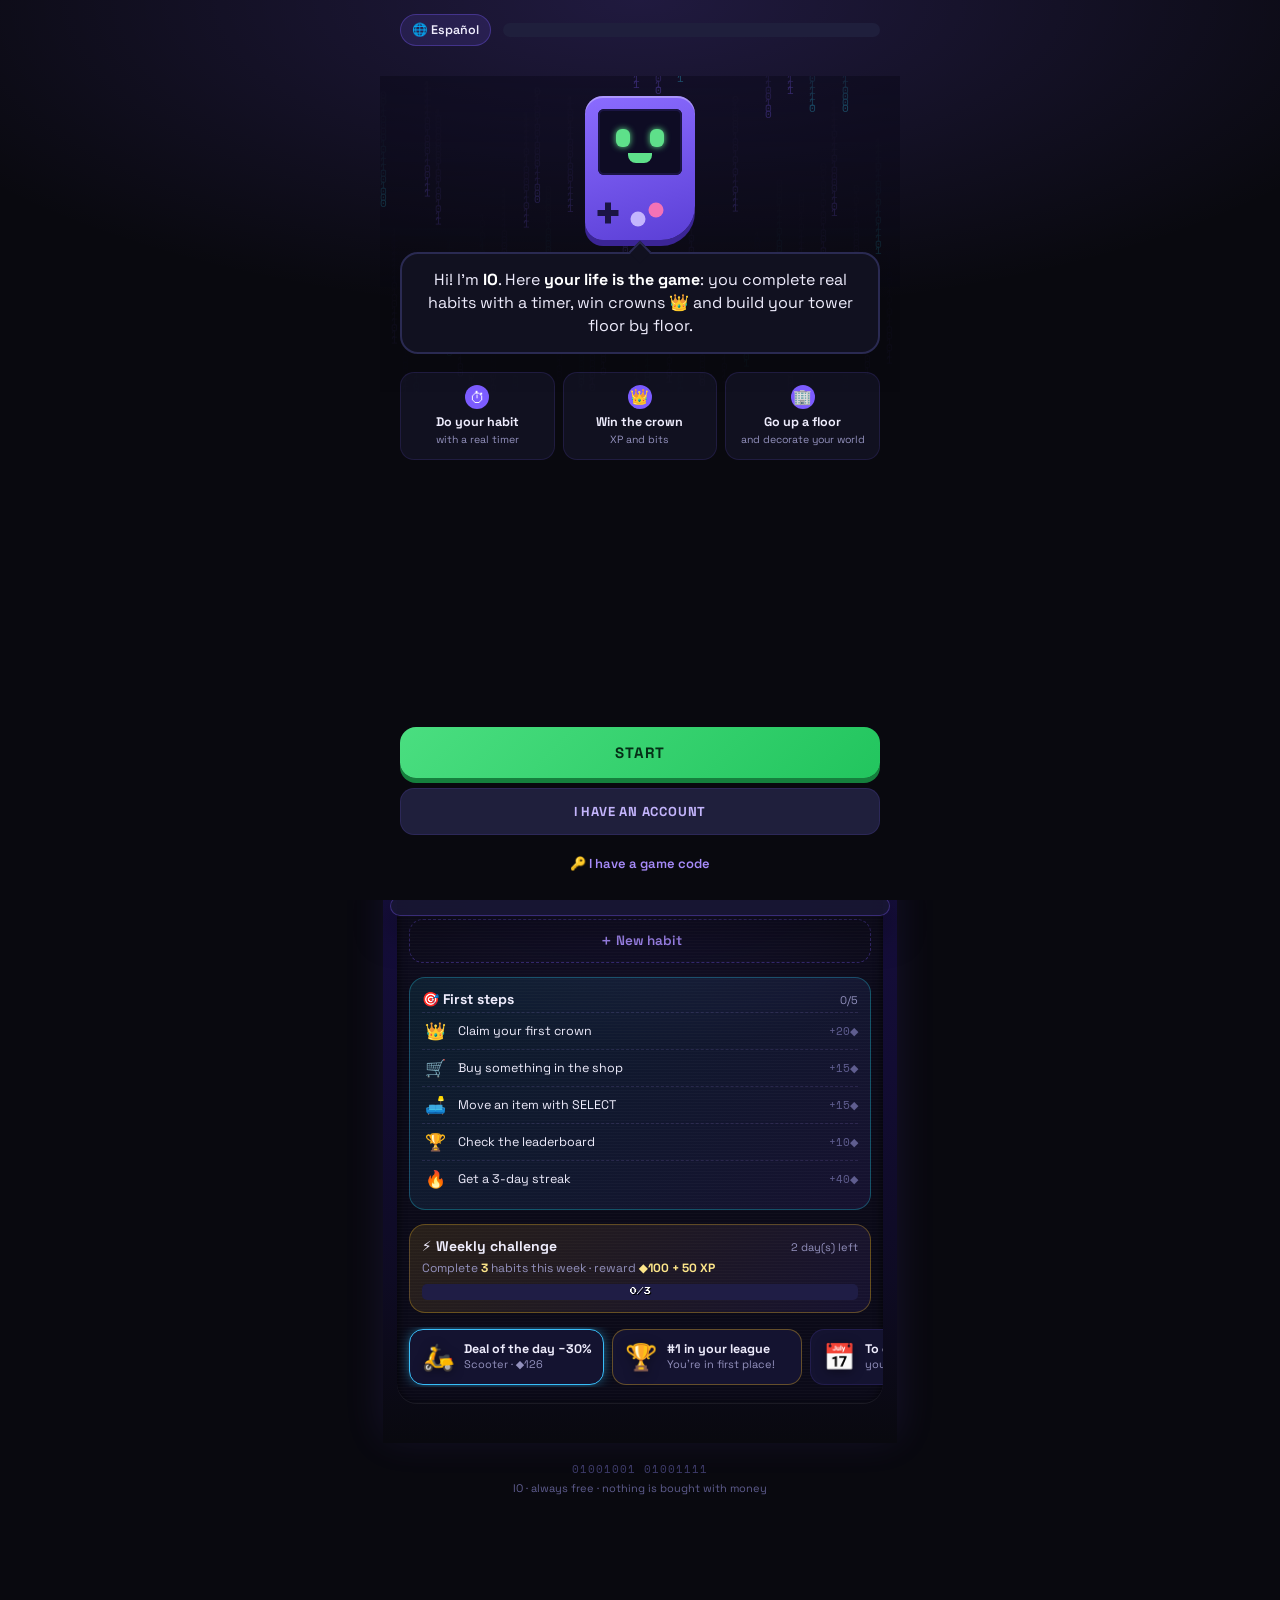
<file: app/index.html>
<!DOCTYPE html>
<html lang="es">
<head>
<meta charset="UTF-8">
<meta name="viewport" content="width=device-width, initial-scale=1, viewport-fit=cover">
<meta name="robots" content="noindex, nofollow">
<title>IO</title>
<meta name="description" content="IO: yo · 1 0. Un juego de hábitos que se juega en la vida real. Siempre gratis.">
<meta name="theme-color" content="#09090f">
<meta name="apple-mobile-web-app-capable" content="yes">
<meta name="mobile-web-app-capable" content="yes">
<meta name="apple-mobile-web-app-status-bar-style" content="black-translucent">
<meta name="apple-mobile-web-app-title" content="IO">
<script>/* idioma: si es inglés, esconde la página un instante hasta traducirla (evita ver el español) */
(function(){try{var q=new URLSearchParams(location.search).get('lang'),s=localStorage.getItem('io.lang'),n=((navigator.languages&&navigator.languages[0])||navigator.language||'es').toLowerCase();var l=(q==='en'||q==='es')?q:(s==='en'||s==='es')?s:(n.indexOf('es')===0?'es':'en');document.documentElement.lang=l;if(l==='en'){document.documentElement.classList.add('i18n-wait');setTimeout(function(){document.documentElement.classList.remove('i18n-wait')},2500);}}catch(e){}})();
</script>
<style>.i18n-wait body{visibility:hidden}</style>
<link rel="manifest" href="manifest.webmanifest">
<link rel="icon" href="icons/icon.svg" type="image/svg+xml">
<link rel="apple-touch-icon" href="icons/apple-touch-icon.png">
<link rel="preconnect" href="https://fonts.googleapis.com">
<link rel="preconnect" href="https://fonts.gstatic.com" crossorigin>
<link href="https://fonts.googleapis.com/css2?family=Press+Start+2P&family=Space+Grotesk:wght@400;500;600;700&family=Space+Mono:wght@400;700&display=swap" rel="stylesheet">
<link rel="stylesheet" href="styles.css">
</head>
<body>

<header class="hdr">
  <button class="logo" data-act="about" aria-label="IO: yo, uno y cero">
    <span class="logo-flip"><span class="lf lf-a">IO</span><span class="lf lf-b">10</span></span>
  </button>
  <div class="hdr-r">
    <span class="hdr-lvl" id="hdrLvl">NV 1</span>
    <button class="icon-btn" data-act="settings" aria-label="Ajustes">⚙️</button>
  </div>
</header>

<div class="demo-bar" id="demoBar" hidden><span>🎮 Modo demo</span><button data-act="startReal">Empezar de verdad →</button></div>

<main class="main">

  <!-- CONSOLA -->
  <section class="console" aria-label="Consola IO">
    <div class="bezel">
      <div class="screen" id="screen">
        <div class="scene" id="scene" data-skin="barrio" data-type="cuarto" data-view="calle" data-time="dia">
          <div class="wall"></div>
          <div class="wains" aria-hidden="true"></div>
          <div class="wall-trim"></div>
          <div class="rset" id="rset" aria-hidden="true"></div>
          <div class="ceil" aria-hidden="true"><i class="lampc"></i></div>
          <div class="win" id="win"><i class="sun"></i><i class="stars"></i><i class="v v1"></i><i class="v v2"></i><i class="v v3"></i><i class="wx"></i></div>
          <div class="curt" aria-hidden="true"><i></i><i></i></div>
          <div class="furn-set" aria-hidden="true"><i class="shf s1"></i><i class="shf s2"></i><div class="sideboard"><i></i><i></i></div></div>
          <div class="floor"></div>
          <div class="rug"></div>
          <div class="prug" aria-hidden="true"></div>
          <div class="beams" aria-hidden="true"></div>
          <div class="sill" aria-hidden="true"><i>🪴</i></div>
          <div class="poster" aria-hidden="true"><b>IO</b><small>1·0</small></div>
          <div class="elev" id="elevBox" role="button" aria-label="Ascensor">
            <div class="elev-ind"><span id="elevNum">1</span></div>
            <div class="elev-frame"><div class="elev-doors"><i></i><i></i></div></div>
            <div class="door-hint" id="doorHint" hidden>▲</div>
          </div>
          <div class="tint" aria-hidden="true"></div>
          <div class="objs" id="objs"></div>
          <div class="folk" id="folk" aria-live="polite"></div>
          <button class="petc" id="petc" aria-label="Tu compañero" hidden><span class="pet-b" id="petB"></span><span class="pet-e" id="petE"></span></button>
          <div class="hero" id="hero"><span class="prop" id="prop"></span><div class="hero-in" id="heroIn" data-mood="neutral"></div></div>
          <button class="hot-hint" id="hotHint" hidden><b>A</b><em></em></button>
          <div class="fx" id="fx" aria-hidden="true"></div>
        </div>
        <div class="zone-ban" id="zoneBan" aria-live="polite"></div>
        <div class="hud">
          <button class="hud-lv" data-hud="xp" aria-label="Nivel y XP">LV<b id="lvlN">1</b></button>
          <button class="hud-xp" data-hud="xp" aria-label="Barra de XP"><div class="hud-xp-fill" id="xpFill"></div><span class="hud-xp-t" id="xpT"></span></button>
          <button class="hud-bits" data-hud="bits" aria-label="Bits"><i>◆</i><b id="bitsN">0</b></button>
          <button class="hud-streak" id="streakN" data-hud="racha" aria-label="Racha">🔥0</button>
        </div>
        <div class="floor-tag" id="floorTag">PISO 1</div>
        <div class="wx-tag" id="wxTag" hidden></div>
        <button class="minimap" id="minimap" aria-label="Mapa del edificio"></button>
        <div class="dlg" id="dlg" hidden><div class="dlg-pt" id="dlgPt" aria-hidden="true"></div><div class="dlg-body"><span class="dlg-name" id="dlgName">IO</span><span class="dlg-text" id="dlgText"></span></div><span class="dlg-next" aria-hidden="true">▼</span></div>
        <div class="ask-box" id="askBox" hidden></div>
        <div class="deco-bar" id="decoBar" hidden></div>
        <div class="gb-menu" id="gbMenu" hidden></div>
        <div class="elev-panel" id="elevPanel" hidden></div>
        <div class="elev-ride" id="elevRide" hidden></div>
        <div class="crown-drop" id="crownDrop" hidden>👑</div>
        <div class="lvlup" id="lvlup" hidden></div>
      </div>
      <div class="bezel-label"><span class="led" id="led"></span><span class="bz-io">IO</span><span class="gl-mark" translate="no" aria-label="Game Life"><b>GAME</b><i>LIFE</i></span><small>1·0</small></div>
    </div>
    <div class="controls">
      <div class="dpad" role="group" aria-label="Cruceta">
        <button class="dp-up" data-btn="up" aria-label="Arriba">▲</button>
        <button class="dp-left" data-btn="left" aria-label="Izquierda">◀</button>
        <span class="dp-mid"></span>
        <button class="dp-right" data-btn="right" aria-label="Derecha">▶</button>
        <button class="dp-down" data-btn="down" aria-label="Abajo">▼</button>
      </div>
      <div class="mid-btns">
        <button data-btn="select" aria-label="SELECT: decorar"><i></i>SELECT</button>
        <button data-btn="start" aria-label="START: menú"><i></i>START</button>
      </div>
      <div class="ab">
        <button class="btn-b" data-btn="b" aria-label="B"><span>B</span></button>
        <button class="btn-a" data-btn="a" aria-label="A"><span>A</span></button>
      </div>
    </div>
    <p class="ctl-help">✥ caminar · puerta ◧ = ascensor · <b>A</b> usar · <b>SELECT</b> decorar · <b>START</b> menú</p>

    <!-- GAME BOY AVANZADO: la consola se abre y abajo aparece la segunda pantalla -->
    <div class="hinge" aria-hidden="true"><i></i><span class="grille"></span><i></i></div>
    <div class="lower" id="lower">
      <nav class="ltabs" id="ltabs" role="tablist" aria-label="Pantalla inferior">
        <button role="tab" data-tab="hoy" class="on"><i>🏠</i><span>Hoy</span><em id="bdg-hoy" hidden></em></button>
        <button role="tab" data-tab="tienda"><i>🛒</i><span>Tienda</span><em id="bdg-tienda" hidden></em></button>
        <button role="tab" data-tab="ranking"><i>🏆</i><span>Ranking</span><em id="bdg-ranking" hidden></em></button>
        <button role="tab" data-tab="progreso"><i>📈</i><span>Progreso</span><em id="bdg-progreso" hidden></em></button>
        <button role="tab" data-tab="mundo"><i>🏢</i><span>Mundo</span><em id="bdg-mundo" hidden></em></button>
      </nav>
      <div class="lscreen" id="lscreen">
        <section class="lpane" id="p-hoy" data-pane="hoy">
          <div class="h-head"><h2>Hábitos de hoy</h2><span class="h-prog" id="dayProg"></span></div>
          <div class="day-bar"><i id="dayFill"></i></div>
          <div class="h-next" id="hNext"></div>
          <div id="hoyMood"></div>
          <div class="h-list" id="habitList"></div>
          <div id="chestBox"></div>
          <button class="btn-add" data-act="newHabit">＋ Nuevo hábito</button>
          <div id="hoyWeekly"></div>
          <div class="quick" id="quick"></div>
        </section>
        <section class="lpane" id="p-tienda" data-pane="tienda" hidden></section>
        <section class="lpane" id="p-ranking" data-pane="ranking" hidden></section>
        <section class="lpane" id="p-progreso" data-pane="progreso" hidden></section>
        <section class="lpane" id="p-mundo" data-pane="mundo" hidden></section>
      </div>
    </div>
  </section>

  <footer class="foot"><span class="bin">01001001 01001111</span><span>IO · siempre gratis · nada se compra con dinero</span></footer>
</main>

<!-- SHEET -->
<div class="sheet-ov" id="sheetOv"></div>
<div class="sheet" id="sheet" role="dialog" aria-modal="true" aria-labelledby="sheetTitle">
  <div class="sheet-drag"></div>
  <div class="sheet-hdr"><h3 class="sheet-title" id="sheetTitle">—</h3><button class="sheet-close" data-act="closeSheet" aria-label="Cerrar">✕</button></div>
  <div class="sheet-body" id="sheetBody"></div>
</div>

<div class="focus" id="focus" role="dialog" aria-modal="true" aria-label="Temporizador" hidden></div>
<div class="onb" id="onb" role="dialog" aria-modal="true" aria-label="Configuración inicial" hidden></div>
<div class="mini" id="mini" aria-live="polite"></div>
<div class="streak-ov" id="streakOv" role="dialog" aria-modal="true" aria-label="Racha" hidden></div>
<div class="reveal" id="reveal" role="dialog" aria-modal="true" aria-label="Caja sorpresa" hidden></div>
<div class="toast" id="toast" role="status" aria-live="polite"></div>
<input type="file" id="backupIn" accept="application/json,.json" hidden>

<script type="module" src="app.js"></script>
</body>
</html>
</file>
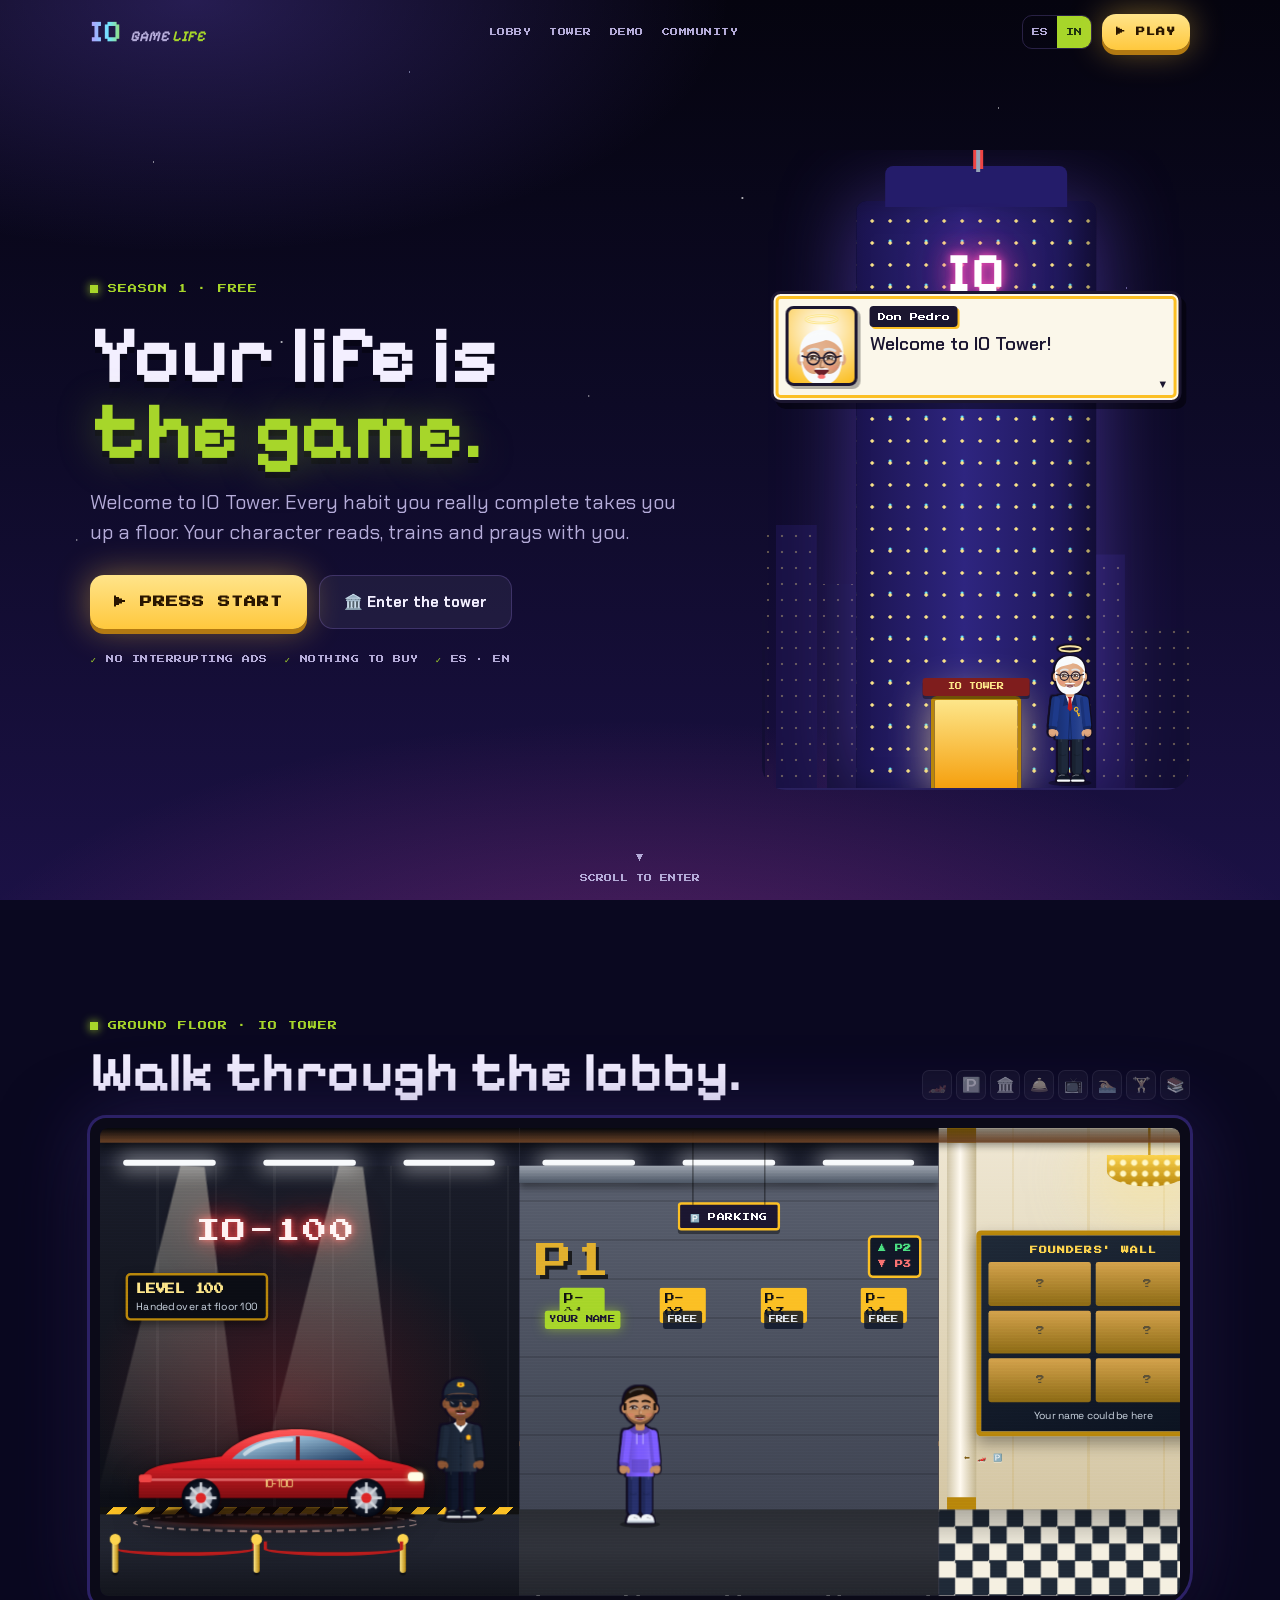
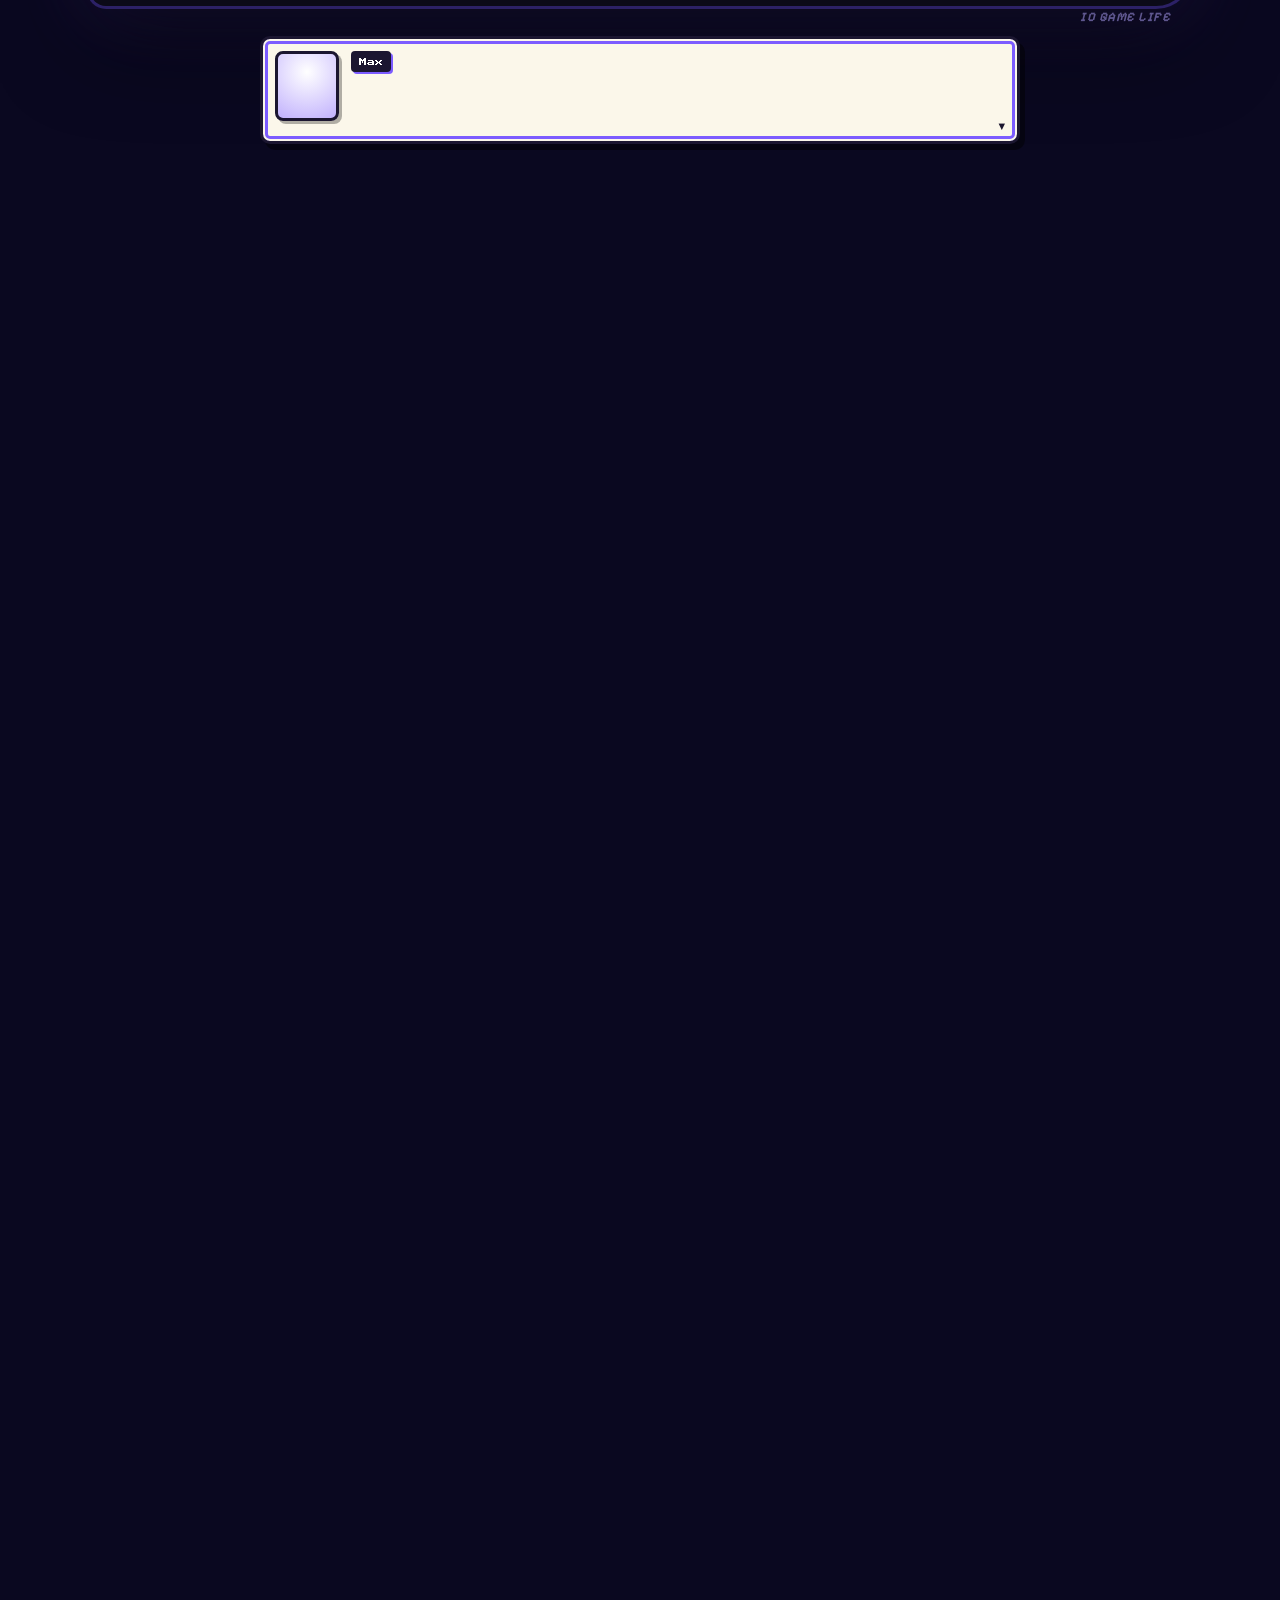
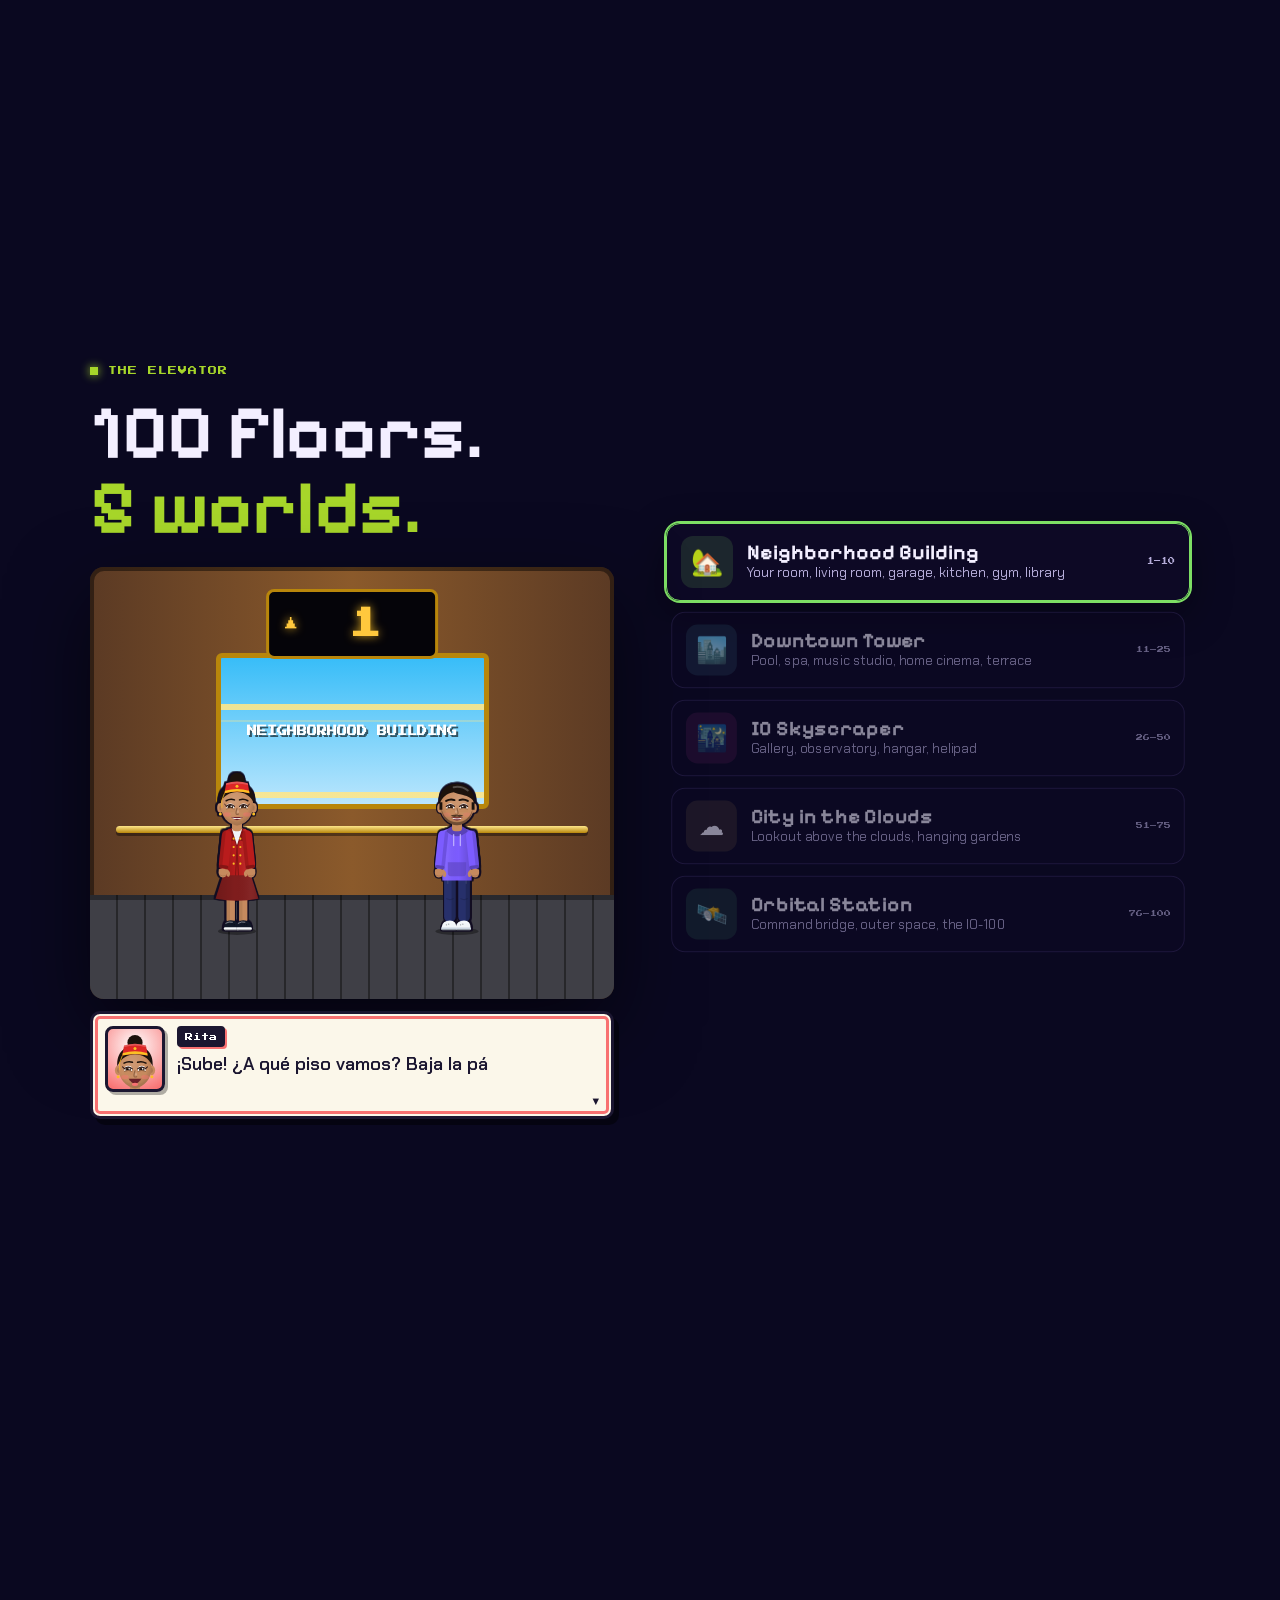
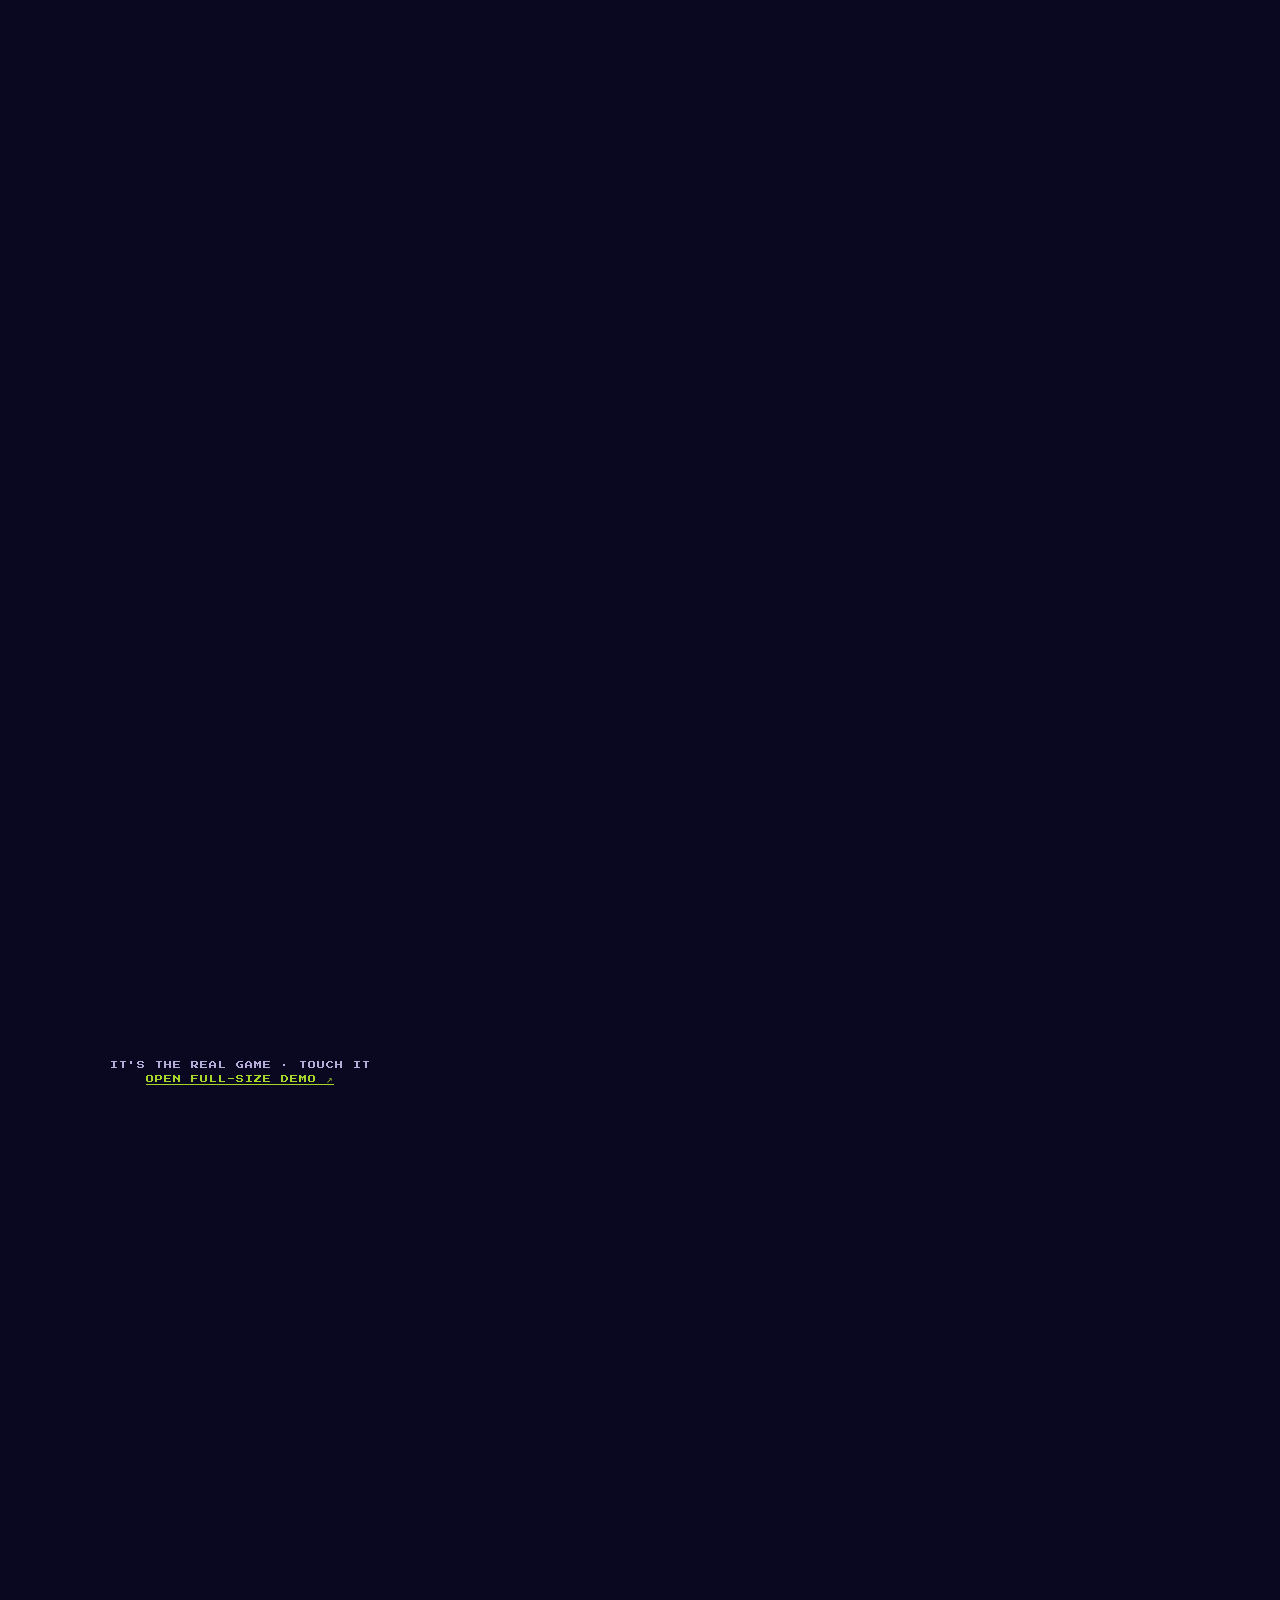
<file: lanzamiento/index.html>
<!DOCTYPE html>
<html lang="es"><head><meta charset="UTF-8"><meta name="viewport" content="width=device-width, initial-scale=1"><title>IO</title>
<meta http-equiv="refresh" content="0; url=../"><link rel="canonical" href="../"></head>
<body style="background:#0b0917;color:#f1eefe;font-family:system-ui;padding:24px"><a href="../" style="color:#8b6cff">Ir a IO →</a></body></html>
</file>
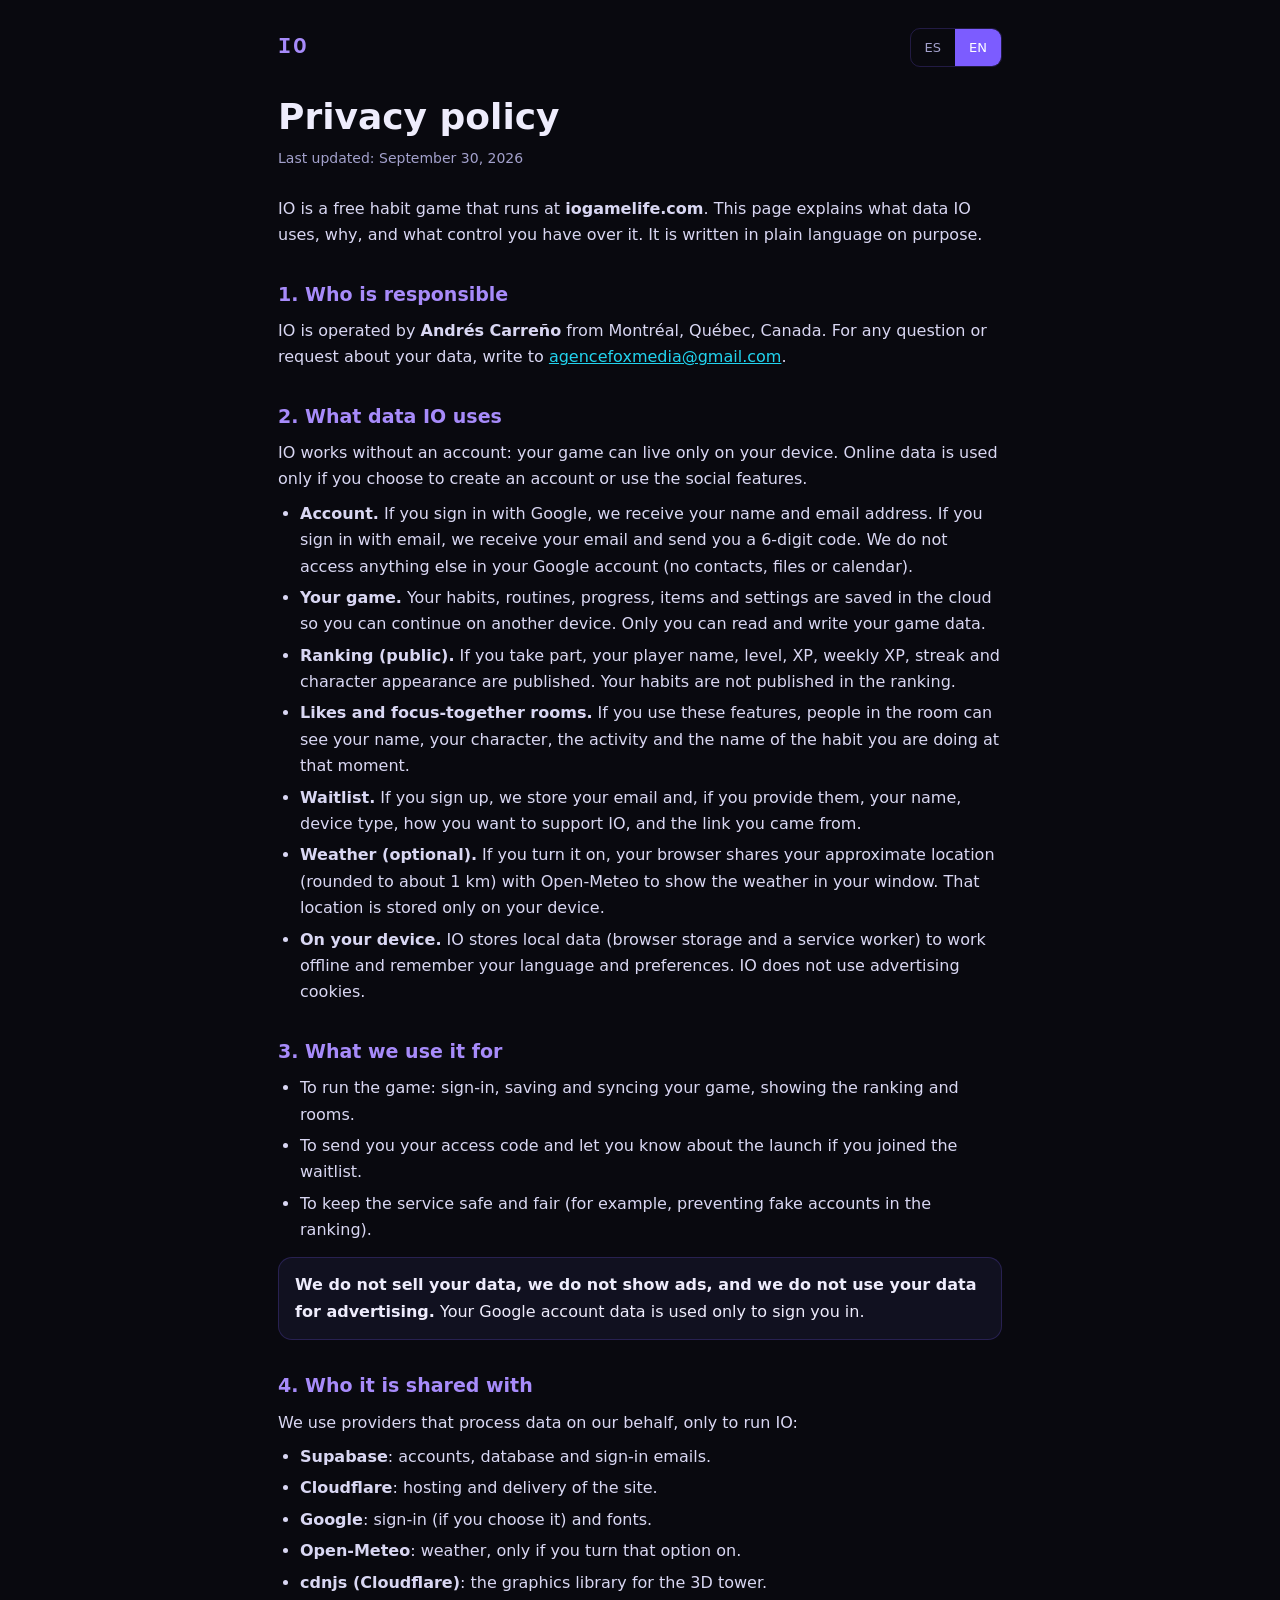
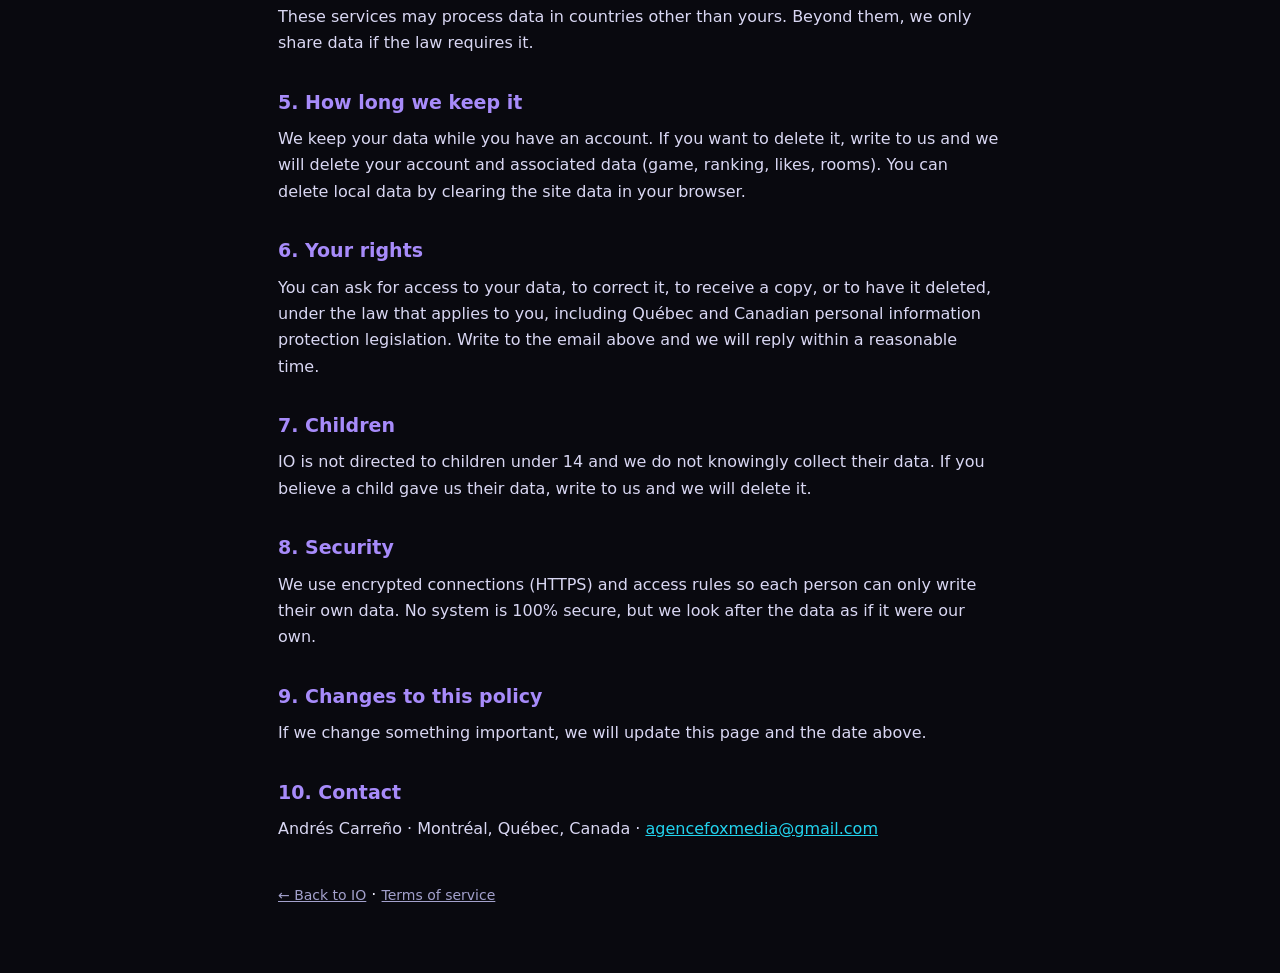
<file: privacidad/index.html>
<!DOCTYPE html>
<html lang="es">
<head>
<meta charset="UTF-8">
<meta name="viewport" content="width=device-width,initial-scale=1">
<title>IO · Privacidad / Privacy</title>
<meta name="description" content="Política de privacidad de IO. / IO privacy policy.">
<meta name="robots" content="index,follow">
<link rel="icon" href="../app/icons/icon.svg" type="image/svg+xml">
<style>
:root{color-scheme:dark;--bg:#09090f;--s1:#111120;--s2:#181830;--acc:#7c5cff;--acc2:#a78bfa;--cyan:#22d3ee;--text:#eeecfc;--muted:#a3a1cc;--border:rgba(124,92,255,.22)}
*,*::before,*::after{box-sizing:border-box;margin:0;padding:0}
body{font-family:'Space Grotesk',system-ui,-apple-system,'Segoe UI',sans-serif;background:var(--bg);color:var(--text);line-height:1.65;-webkit-text-size-adjust:100%}
.wrap{max-width:760px;margin:0 auto;padding:28px 18px 64px}
header{display:flex;align-items:center;justify-content:space-between;gap:12px;margin-bottom:28px}
.logo{font-family:'Courier New',ui-monospace,monospace;font-weight:700;letter-spacing:2px;color:var(--acc2);text-decoration:none;font-size:22px}
.lang{display:flex;border:1px solid var(--border);border-radius:10px;overflow:hidden}
.lang button{font:inherit;font-size:13px;padding:8px 14px;color:var(--muted);background:none;border:none;cursor:pointer}
.lang button[aria-pressed="true"]{background:var(--acc);color:#fff}
h1{font-size:clamp(26px,6vw,36px);line-height:1.2;margin-bottom:6px}
.upd{color:var(--muted);font-size:14px;margin-bottom:26px}
h2{font-size:19px;margin:30px 0 8px;color:var(--acc2)}
p,li{color:#d9d7f3;font-size:16px}
p{margin:8px 0}
ul{margin:8px 0 8px 22px}
li{margin:5px 0}
a{color:var(--cyan)}
.box{background:var(--s1);border:1px solid var(--border);border-radius:14px;padding:14px 16px;margin:14px 0}
.back{display:inline-block;margin-top:34px;color:var(--muted);font-size:14px}
:focus-visible{outline:2px solid var(--cyan);outline-offset:3px;border-radius:6px}
[hidden]{display:none!important}
</style>
</head>
<body>
<div class="wrap">
<header>
  <a class="logo" href="../">IO</a>
  <div class="lang" role="group" aria-label="Idioma / Language">
    <button type="button" data-set="es" aria-pressed="true">ES</button>
    <button type="button" data-set="en" aria-pressed="false">EN</button>
  </div>
</header>

<!-- ============ ESPAÑOL ============ -->
<main data-l="es">
<h1>Política de privacidad</h1>
<p class="upd">Última actualización: 30 de septiembre de 2026</p>

<p>IO es un juego de hábitos gratuito que funciona en <b>iogamelife.com</b>. Esta página explica qué datos usa IO, para qué y qué control tienes sobre ellos. Está escrita en lenguaje sencillo a propósito.</p>

<h2>1. Quién es responsable</h2>
<p>IO es operado por <b>Andrés Carreño</b>, desde Montréal, Québec, Canadá. Para cualquier duda o solicitud sobre tus datos, escribe a <a href="mailto:agencefoxmedia@gmail.com">agencefoxmedia@gmail.com</a>.</p>

<h2>2. Qué datos usa IO</h2>
<p>IO funciona sin cuenta: tu partida puede vivir solo en tu dispositivo. Los datos en línea se usan únicamente si decides crear una cuenta o usar las funciones sociales.</p>
<ul>
  <li><b>Cuenta.</b> Si entras con Google, recibimos tu nombre y tu correo electrónico. Si entras con correo, recibimos tu correo y te enviamos un código de 6 dígitos. No accedemos a nada más de tu cuenta de Google (ni contactos, ni archivos, ni calendario).</li>
  <li><b>Tu partida.</b> Tus hábitos, rutinas, progreso, objetos y ajustes se guardan en la nube para que puedas seguir en otro dispositivo. Solo tú puedes leer y escribir tu partida.</li>
  <li><b>Ranking (público).</b> Si participas, se publican tu nombre de jugador, nivel, XP, XP de la semana, racha y la apariencia de tu personaje. Tus hábitos no se publican en el ranking.</li>
  <li><b>Me gusta y salas para enfocarse juntos.</b> Si usas estas funciones, quienes estén en la sala ven tu nombre, tu personaje, la actividad y el nombre del hábito que estás haciendo en ese momento.</li>
  <li><b>Lista de espera.</b> Si te apuntas, guardamos tu correo y, si los das, tu nombre, tu tipo de dispositivo, cómo quieres apoyar y de qué enlace llegaste.</li>
  <li><b>Clima (opcional).</b> Si lo activas, tu navegador comparte tu ubicación aproximada (redondeada a unos 1 km) con Open-Meteo para mostrar el clima en tu ventana. Esa ubicación se guarda solo en tu dispositivo.</li>
  <li><b>En tu dispositivo.</b> IO guarda datos locales (almacenamiento del navegador y service worker) para funcionar sin conexión y recordar tu idioma y preferencias. IO no usa cookies de publicidad.</li>
</ul>

<h2>3. Para qué los usamos</h2>
<ul>
  <li>Hacer funcionar el juego: iniciar sesión, guardar y sincronizar tu partida, mostrar el ranking y las salas.</li>
  <li>Enviarte el código de acceso y avisarte del lanzamiento si te apuntaste a la lista de espera.</li>
  <li>Mantener el servicio seguro y justo (por ejemplo, evitar cuentas falsas en el ranking).</li>
</ul>
<div class="box"><b>No vendemos tus datos, no mostramos anuncios y no usamos tus datos para publicidad.</b> Los datos de tu cuenta de Google se usan solo para iniciar sesión.</div>

<h2>4. Con quién se comparten</h2>
<p>Usamos proveedores que procesan datos por nosotros, solo para hacer funcionar IO:</p>
<ul>
  <li><b>Supabase</b>: cuentas, base de datos y envío de correos de acceso.</li>
  <li><b>Cloudflare</b>: publicación y entrega de la página.</li>
  <li><b>Google</b>: inicio de sesión (si lo eliges) y tipografías.</li>
  <li><b>Open-Meteo</b>: clima, solo si activas esa opción.</li>
  <li><b>cdnjs (Cloudflare)</b>: la librería gráfica de la torre 3D.</li>
</ul>
<p>Estos servicios pueden procesar datos en países distintos al tuyo. Fuera de ellos, solo compartimos datos si la ley lo exige.</p>

<h2>5. Cuánto tiempo los conservamos</h2>
<p>Conservamos tus datos mientras tengas cuenta. Si quieres borrarla, escríbenos y eliminaremos tu cuenta y los datos asociados (partida, ranking, me gusta, salas). Puedes borrar los datos locales limpiando los datos del sitio en tu navegador.</p>

<h2>6. Tus derechos</h2>
<p>Puedes pedir acceso a tus datos, corregirlos, recibir una copia o que los eliminemos, según la ley que te aplique, incluida la legislación de Québec y de Canadá sobre protección de la información personal. Escríbenos al correo de arriba y responderemos en un plazo razonable.</p>

<h2>7. Menores</h2>
<p>IO no está dirigido a menores de 14 años y no recopilamos a sabiendas datos de ellos. Si crees que un menor nos dio sus datos, escríbenos y los borraremos.</p>

<h2>8. Seguridad</h2>
<p>Usamos conexiones cifradas (HTTPS) y reglas de acceso para que cada persona solo pueda escribir sus propios datos. Ningún sistema es 100 % seguro, pero cuidamos los datos como si fueran los nuestros.</p>

<h2>9. Cambios a esta política</h2>
<p>Si cambiamos algo importante, actualizaremos esta página y la fecha de arriba.</p>

<h2>10. Contacto</h2>
<p>Andrés Carreño · Montréal, Québec, Canadá · <a href="mailto:agencefoxmedia@gmail.com">agencefoxmedia@gmail.com</a></p>

<a class="back" href="../">← Volver a IO</a> · <a class="back" href="../terminos/">Términos de servicio</a>
</main>

<!-- ============ ENGLISH ============ -->
<main data-l="en" hidden>
<h1>Privacy policy</h1>
<p class="upd">Last updated: September 30, 2026</p>

<p>IO is a free habit game that runs at <b>iogamelife.com</b>. This page explains what data IO uses, why, and what control you have over it. It is written in plain language on purpose.</p>

<h2>1. Who is responsible</h2>
<p>IO is operated by <b>Andrés Carreño</b> from Montréal, Québec, Canada. For any question or request about your data, write to <a href="mailto:agencefoxmedia@gmail.com">agencefoxmedia@gmail.com</a>.</p>

<h2>2. What data IO uses</h2>
<p>IO works without an account: your game can live only on your device. Online data is used only if you choose to create an account or use the social features.</p>
<ul>
  <li><b>Account.</b> If you sign in with Google, we receive your name and email address. If you sign in with email, we receive your email and send you a 6-digit code. We do not access anything else in your Google account (no contacts, files or calendar).</li>
  <li><b>Your game.</b> Your habits, routines, progress, items and settings are saved in the cloud so you can continue on another device. Only you can read and write your game data.</li>
  <li><b>Ranking (public).</b> If you take part, your player name, level, XP, weekly XP, streak and character appearance are published. Your habits are not published in the ranking.</li>
  <li><b>Likes and focus-together rooms.</b> If you use these features, people in the room can see your name, your character, the activity and the name of the habit you are doing at that moment.</li>
  <li><b>Waitlist.</b> If you sign up, we store your email and, if you provide them, your name, device type, how you want to support IO, and the link you came from.</li>
  <li><b>Weather (optional).</b> If you turn it on, your browser shares your approximate location (rounded to about 1 km) with Open-Meteo to show the weather in your window. That location is stored only on your device.</li>
  <li><b>On your device.</b> IO stores local data (browser storage and a service worker) to work offline and remember your language and preferences. IO does not use advertising cookies.</li>
</ul>

<h2>3. What we use it for</h2>
<ul>
  <li>To run the game: sign-in, saving and syncing your game, showing the ranking and rooms.</li>
  <li>To send you your access code and let you know about the launch if you joined the waitlist.</li>
  <li>To keep the service safe and fair (for example, preventing fake accounts in the ranking).</li>
</ul>
<div class="box"><b>We do not sell your data, we do not show ads, and we do not use your data for advertising.</b> Your Google account data is used only to sign you in.</div>

<h2>4. Who it is shared with</h2>
<p>We use providers that process data on our behalf, only to run IO:</p>
<ul>
  <li><b>Supabase</b>: accounts, database and sign-in emails.</li>
  <li><b>Cloudflare</b>: hosting and delivery of the site.</li>
  <li><b>Google</b>: sign-in (if you choose it) and fonts.</li>
  <li><b>Open-Meteo</b>: weather, only if you turn that option on.</li>
  <li><b>cdnjs (Cloudflare)</b>: the graphics library for the 3D tower.</li>
</ul>
<p>These services may process data in countries other than yours. Beyond them, we only share data if the law requires it.</p>

<h2>5. How long we keep it</h2>
<p>We keep your data while you have an account. If you want to delete it, write to us and we will delete your account and associated data (game, ranking, likes, rooms). You can delete local data by clearing the site data in your browser.</p>

<h2>6. Your rights</h2>
<p>You can ask for access to your data, to correct it, to receive a copy, or to have it deleted, under the law that applies to you, including Québec and Canadian personal information protection legislation. Write to the email above and we will reply within a reasonable time.</p>

<h2>7. Children</h2>
<p>IO is not directed to children under 14 and we do not knowingly collect their data. If you believe a child gave us their data, write to us and we will delete it.</p>

<h2>8. Security</h2>
<p>We use encrypted connections (HTTPS) and access rules so each person can only write their own data. No system is 100% secure, but we look after the data as if it were our own.</p>

<h2>9. Changes to this policy</h2>
<p>If we change something important, we will update this page and the date above.</p>

<h2>10. Contact</h2>
<p>Andrés Carreño · Montréal, Québec, Canada · <a href="mailto:agencefoxmedia@gmail.com">agencefoxmedia@gmail.com</a></p>

<a class="back" href="../">← Back to IO</a> · <a class="back" href="../terminos/">Terms of service</a>
</main>
</div>
<script>
(function(){
  var L='es';
  try{
    var q=new URLSearchParams(location.search).get('lang');
    var s=localStorage.getItem('io.lang');
    var n=(navigator.language||'es').slice(0,2);
    L=(q==='en'||q==='es')?q:(s==='en'||s==='es')?s:(n==='es'?'es':'en');
  }catch(e){}
  function set(l){
    L=l;document.documentElement.lang=l;
    document.querySelectorAll('main[data-l]').forEach(function(m){m.hidden=m.getAttribute('data-l')!==l});
    document.querySelectorAll('.lang button').forEach(function(b){b.setAttribute('aria-pressed',String(b.getAttribute('data-set')===l))});
    document.title=l==='es'?'IO · Política de privacidad':'IO · Privacy policy';
    try{localStorage.setItem('io.lang',l)}catch(e){}
  }
  document.querySelectorAll('.lang button').forEach(function(b){b.addEventListener('click',function(){set(b.getAttribute('data-set'))})});
  set(L);
})();
</script>
</body>
</html>
</file>
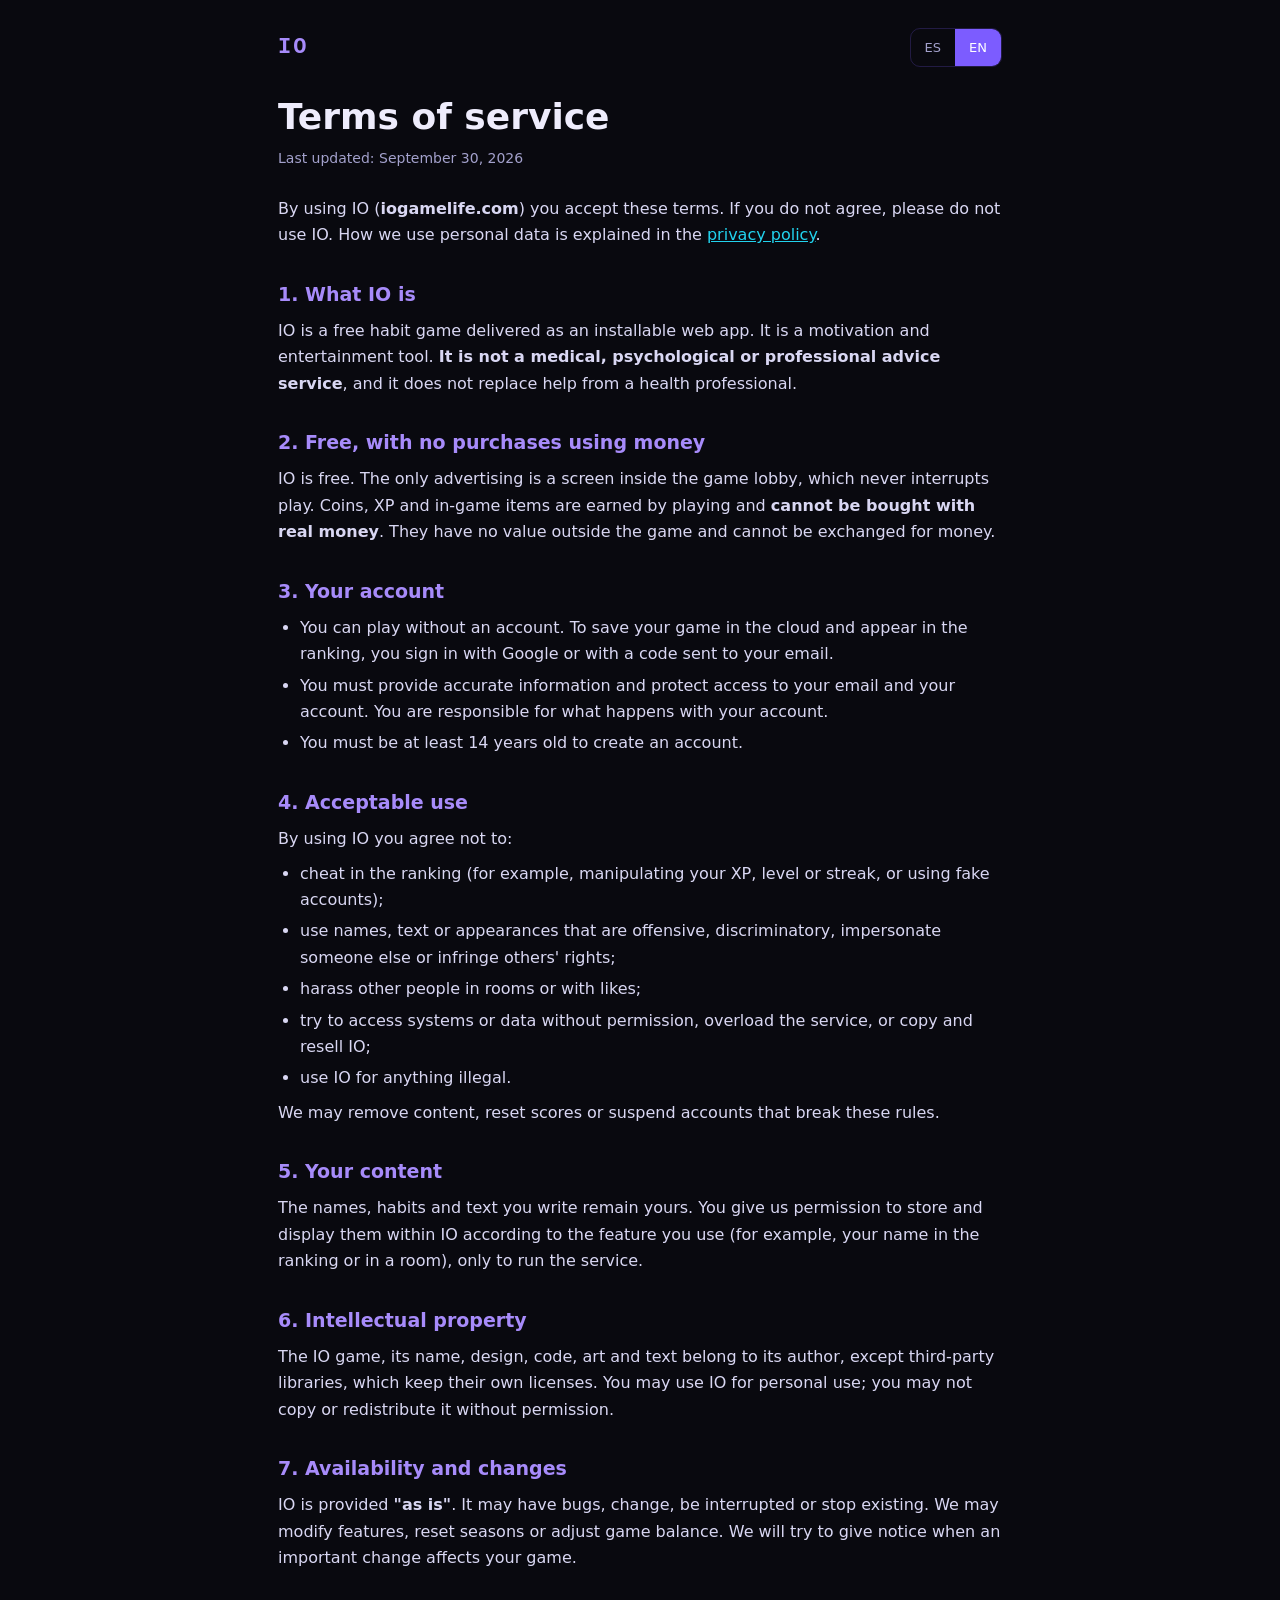
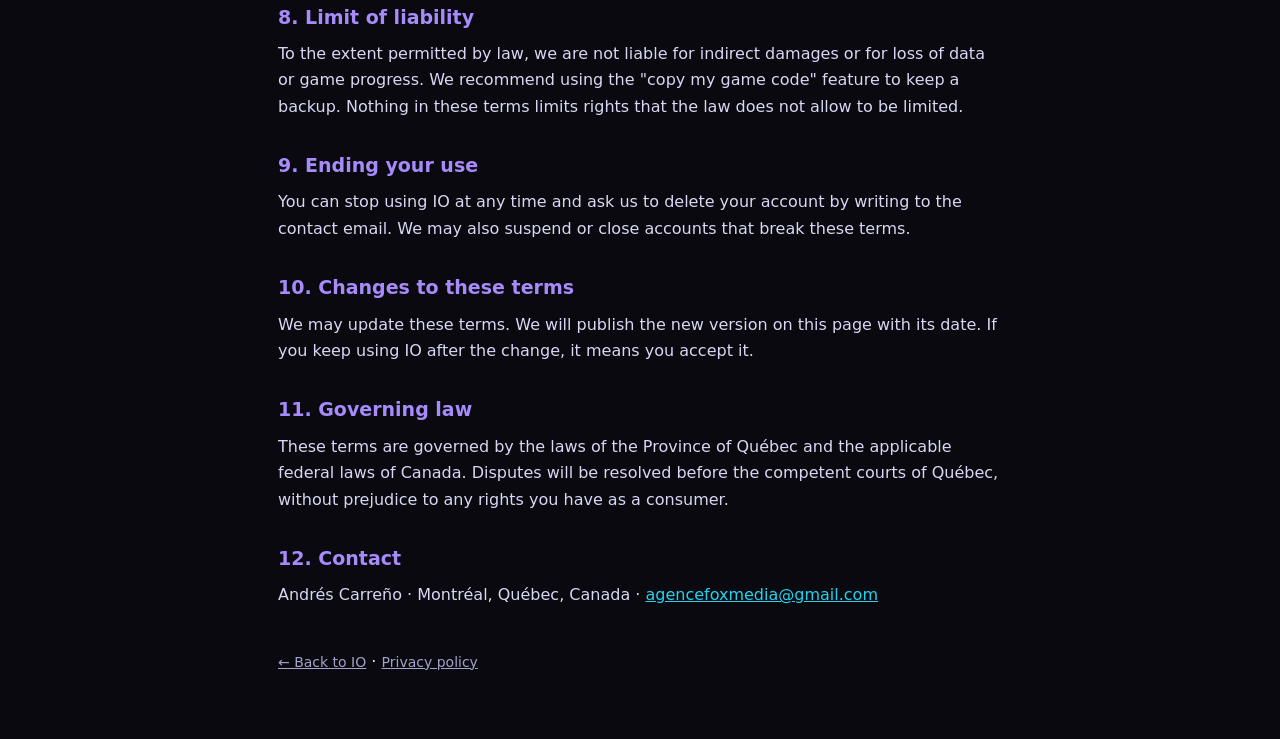
<file: terminos/index.html>
<!DOCTYPE html>
<html lang="es">
<head>
<meta charset="UTF-8">
<meta name="viewport" content="width=device-width,initial-scale=1">
<title>IO · Términos / Terms</title>
<meta name="description" content="Términos de servicio de IO. / IO terms of service.">
<meta name="robots" content="index,follow">
<link rel="icon" href="../app/icons/icon.svg" type="image/svg+xml">
<style>
:root{color-scheme:dark;--bg:#09090f;--s1:#111120;--s2:#181830;--acc:#7c5cff;--acc2:#a78bfa;--cyan:#22d3ee;--text:#eeecfc;--muted:#a3a1cc;--border:rgba(124,92,255,.22)}
*,*::before,*::after{box-sizing:border-box;margin:0;padding:0}
body{font-family:'Space Grotesk',system-ui,-apple-system,'Segoe UI',sans-serif;background:var(--bg);color:var(--text);line-height:1.65;-webkit-text-size-adjust:100%}
.wrap{max-width:760px;margin:0 auto;padding:28px 18px 64px}
header{display:flex;align-items:center;justify-content:space-between;gap:12px;margin-bottom:28px}
.logo{font-family:'Courier New',ui-monospace,monospace;font-weight:700;letter-spacing:2px;color:var(--acc2);text-decoration:none;font-size:22px}
.lang{display:flex;border:1px solid var(--border);border-radius:10px;overflow:hidden}
.lang button{font:inherit;font-size:13px;padding:8px 14px;color:var(--muted);background:none;border:none;cursor:pointer}
.lang button[aria-pressed="true"]{background:var(--acc);color:#fff}
h1{font-size:clamp(26px,6vw,36px);line-height:1.2;margin-bottom:6px}
.upd{color:var(--muted);font-size:14px;margin-bottom:26px}
h2{font-size:19px;margin:30px 0 8px;color:var(--acc2)}
p,li{color:#d9d7f3;font-size:16px}
p{margin:8px 0}
ul{margin:8px 0 8px 22px}
li{margin:5px 0}
a{color:var(--cyan)}
.box{background:var(--s1);border:1px solid var(--border);border-radius:14px;padding:14px 16px;margin:14px 0}
.back{display:inline-block;margin-top:34px;color:var(--muted);font-size:14px}
:focus-visible{outline:2px solid var(--cyan);outline-offset:3px;border-radius:6px}
[hidden]{display:none!important}
</style>
</head>
<body>
<div class="wrap">
<header>
  <a class="logo" href="../">IO</a>
  <div class="lang" role="group" aria-label="Idioma / Language">
    <button type="button" data-set="es" aria-pressed="true">ES</button>
    <button type="button" data-set="en" aria-pressed="false">EN</button>
  </div>
</header>

<!-- ============ ESPAÑOL ============ -->
<main data-l="es">
<h1>Términos de servicio</h1>
<p class="upd">Última actualización: 30 de septiembre de 2026</p>

<p>Al usar IO (<b>iogamelife.com</b>) aceptas estos términos. Si no estás de acuerdo, por favor no uses IO. Su uso de datos personales se explica en la <a href="../privacidad/">política de privacidad</a>.</p>

<h2>1. Qué es IO</h2>
<p>IO es un juego de hábitos gratuito, en forma de aplicación web instalable. Es una herramienta de motivación y entretenimiento. <b>No es un servicio médico, psicológico ni de asesoría profesional</b>, y no reemplaza la ayuda de un profesional de la salud.</p>

<h2>2. Gratis y sin compras con dinero</h2>
<p>IO es gratis. La única publicidad es una pantalla dentro del lobby del juego, que nunca interrumpe la partida. Las monedas, el XP y los objetos del juego se ganan jugando y <b>no se compran con dinero real</b>. No tienen valor fuera del juego y no se pueden cambiar por dinero.</p>

<h2>3. Tu cuenta</h2>
<ul>
  <li>Puedes jugar sin cuenta. Para guardar tu partida en la nube y aparecer en el ranking, inicias sesión con Google o con un código enviado a tu correo.</li>
  <li>Debes dar datos verdaderos y cuidar el acceso a tu correo y a tu cuenta. Eres responsable de lo que ocurra con tu cuenta.</li>
  <li>Debes tener al menos 14 años para crear una cuenta.</li>
</ul>

<h2>4. Uso aceptable</h2>
<p>Al usar IO te comprometes a no:</p>
<ul>
  <li>hacer trampa en el ranking (por ejemplo, manipular tu XP, tu nivel o tu racha, o usar cuentas falsas);</li>
  <li>usar nombres, textos o apariencias ofensivos, discriminatorios, que suplanten a otra persona o que infrinjan derechos de otros;</li>
  <li>acosar a otras personas en las salas o con los me gusta;</li>
  <li>intentar acceder sin permiso a sistemas o datos, sobrecargar el servicio, o copiar y revender IO;</li>
  <li>usar IO para algo ilegal.</li>
</ul>
<p>Podemos quitar contenido, reiniciar puntajes o suspender cuentas que incumplan estas reglas.</p>

<h2>5. Tu contenido</h2>
<p>Los nombres, hábitos y textos que escribes siguen siendo tuyos. Nos das permiso para guardarlos y mostrarlos dentro de IO según la función que uses (por ejemplo, tu nombre en el ranking o en una sala), solo para hacer funcionar el servicio.</p>

<h2>6. Propiedad intelectual</h2>
<p>El juego IO, su nombre, diseño, código, arte y textos pertenecen a su autor, salvo las librerías de terceros que conservan sus propias licencias. Puedes usar IO para tu uso personal; no puedes copiarlo ni redistribuirlo sin permiso.</p>

<h2>7. Disponibilidad y cambios</h2>
<p>IO se ofrece <b>«tal cual»</b>. Puede tener errores, cambiar, tener interrupciones o dejar de existir. Podemos modificar funciones, reiniciar temporadas o ajustar el equilibrio del juego. Trataremos de avisar cuando un cambio importante afecte tu partida.</p>

<h2>8. Límite de responsabilidad</h2>
<p>En la medida que lo permita la ley, no somos responsables de daños indirectos o de la pérdida de datos o de progreso del juego. Te recomendamos usar la función de copiar el código de tu partida para tener un respaldo. Nada en estos términos limita derechos que la ley no permita limitar.</p>

<h2>9. Terminar tu uso</h2>
<p>Puedes dejar de usar IO cuando quieras y pedir que borremos tu cuenta escribiendo al correo de contacto. Nosotros también podemos suspender o cerrar cuentas que incumplan estos términos.</p>

<h2>10. Cambios a estos términos</h2>
<p>Podemos actualizar estos términos. Publicaremos la versión nueva en esta página con su fecha. Si sigues usando IO después del cambio, significa que lo aceptas.</p>

<h2>11. Ley aplicable</h2>
<p>Estos términos se rigen por las leyes de la provincia de Québec y las leyes federales de Canadá aplicables. Los conflictos se resolverán ante los tribunales competentes de Québec, sin perjuicio de los derechos que tengas como consumidor.</p>

<h2>12. Contacto</h2>
<p>Andrés Carreño · Montréal, Québec, Canadá · <a href="mailto:agencefoxmedia@gmail.com">agencefoxmedia@gmail.com</a></p>

<a class="back" href="../">← Volver a IO</a> · <a class="back" href="../privacidad/">Política de privacidad</a>
</main>

<!-- ============ ENGLISH ============ -->
<main data-l="en" hidden>
<h1>Terms of service</h1>
<p class="upd">Last updated: September 30, 2026</p>

<p>By using IO (<b>iogamelife.com</b>) you accept these terms. If you do not agree, please do not use IO. How we use personal data is explained in the <a href="../privacidad/">privacy policy</a>.</p>

<h2>1. What IO is</h2>
<p>IO is a free habit game delivered as an installable web app. It is a motivation and entertainment tool. <b>It is not a medical, psychological or professional advice service</b>, and it does not replace help from a health professional.</p>

<h2>2. Free, with no purchases using money</h2>
<p>IO is free. The only advertising is a screen inside the game lobby, which never interrupts play. Coins, XP and in-game items are earned by playing and <b>cannot be bought with real money</b>. They have no value outside the game and cannot be exchanged for money.</p>

<h2>3. Your account</h2>
<ul>
  <li>You can play without an account. To save your game in the cloud and appear in the ranking, you sign in with Google or with a code sent to your email.</li>
  <li>You must provide accurate information and protect access to your email and your account. You are responsible for what happens with your account.</li>
  <li>You must be at least 14 years old to create an account.</li>
</ul>

<h2>4. Acceptable use</h2>
<p>By using IO you agree not to:</p>
<ul>
  <li>cheat in the ranking (for example, manipulating your XP, level or streak, or using fake accounts);</li>
  <li>use names, text or appearances that are offensive, discriminatory, impersonate someone else or infringe others' rights;</li>
  <li>harass other people in rooms or with likes;</li>
  <li>try to access systems or data without permission, overload the service, or copy and resell IO;</li>
  <li>use IO for anything illegal.</li>
</ul>
<p>We may remove content, reset scores or suspend accounts that break these rules.</p>

<h2>5. Your content</h2>
<p>The names, habits and text you write remain yours. You give us permission to store and display them within IO according to the feature you use (for example, your name in the ranking or in a room), only to run the service.</p>

<h2>6. Intellectual property</h2>
<p>The IO game, its name, design, code, art and text belong to its author, except third-party libraries, which keep their own licenses. You may use IO for personal use; you may not copy or redistribute it without permission.</p>

<h2>7. Availability and changes</h2>
<p>IO is provided <b>"as is"</b>. It may have bugs, change, be interrupted or stop existing. We may modify features, reset seasons or adjust game balance. We will try to give notice when an important change affects your game.</p>

<h2>8. Limit of liability</h2>
<p>To the extent permitted by law, we are not liable for indirect damages or for loss of data or game progress. We recommend using the "copy my game code" feature to keep a backup. Nothing in these terms limits rights that the law does not allow to be limited.</p>

<h2>9. Ending your use</h2>
<p>You can stop using IO at any time and ask us to delete your account by writing to the contact email. We may also suspend or close accounts that break these terms.</p>

<h2>10. Changes to these terms</h2>
<p>We may update these terms. We will publish the new version on this page with its date. If you keep using IO after the change, it means you accept it.</p>

<h2>11. Governing law</h2>
<p>These terms are governed by the laws of the Province of Québec and the applicable federal laws of Canada. Disputes will be resolved before the competent courts of Québec, without prejudice to any rights you have as a consumer.</p>

<h2>12. Contact</h2>
<p>Andrés Carreño · Montréal, Québec, Canada · <a href="mailto:agencefoxmedia@gmail.com">agencefoxmedia@gmail.com</a></p>

<a class="back" href="../">← Back to IO</a> · <a class="back" href="../privacidad/">Privacy policy</a>
</main>
</div>
<script>
(function(){
  var L='es';
  try{
    var q=new URLSearchParams(location.search).get('lang');
    var s=localStorage.getItem('io.lang');
    var n=(navigator.language||'es').slice(0,2);
    L=(q==='en'||q==='es')?q:(s==='en'||s==='es')?s:(n==='es'?'es':'en');
  }catch(e){}
  function set(l){
    L=l;document.documentElement.lang=l;
    document.querySelectorAll('main[data-l]').forEach(function(m){m.hidden=m.getAttribute('data-l')!==l});
    document.querySelectorAll('.lang button').forEach(function(b){b.setAttribute('aria-pressed',String(b.getAttribute('data-set')===l))});
    document.title=l==='es'?'IO · Términos de servicio':'IO · Terms of service';
    try{localStorage.setItem('io.lang',l)}catch(e){}
  }
  document.querySelectorAll('.lang button').forEach(function(b){b.addEventListener('click',function(){set(b.getAttribute('data-set'))})});
  set(L);
})();
</script>
</body>
</html>
</file>
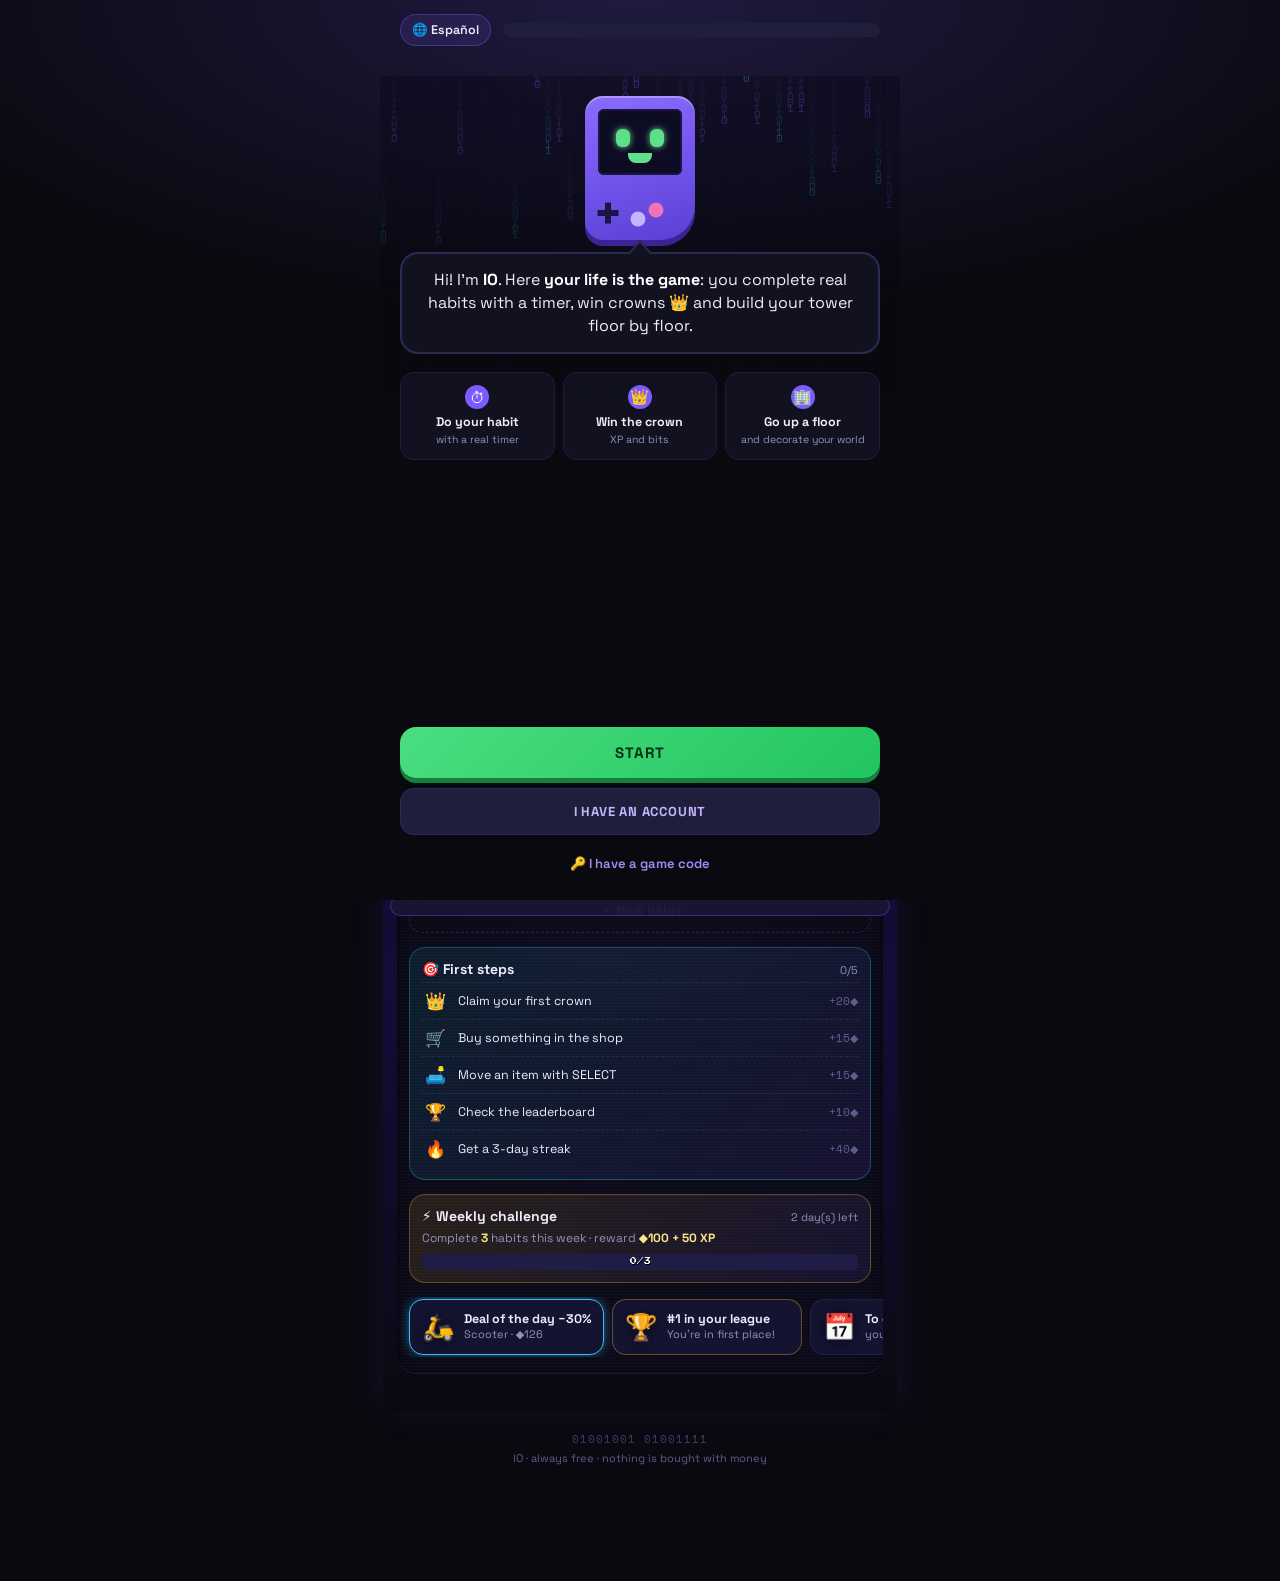
<file: io/app/index.html>
<!DOCTYPE html>
<html lang="es">
<head>
<meta charset="UTF-8">
<meta name="viewport" content="width=device-width, initial-scale=1, viewport-fit=cover">
<meta name="robots" content="noindex, nofollow">
<title>IO</title>
<meta name="description" content="IO: yo · 1 0. Un juego de hábitos que se juega en la vida real. Siempre gratis.">
<meta name="theme-color" content="#09090f">
<meta name="apple-mobile-web-app-capable" content="yes">
<meta name="mobile-web-app-capable" content="yes">
<meta name="apple-mobile-web-app-status-bar-style" content="black-translucent">
<meta name="apple-mobile-web-app-title" content="IO">
<script>/* idioma: si es inglés, esconde la página un instante hasta traducirla (evita ver el español) */
(function(){try{var q=new URLSearchParams(location.search).get('lang'),s=localStorage.getItem('io.lang'),n=((navigator.languages&&navigator.languages[0])||navigator.language||'es').toLowerCase();var l=(q==='en'||q==='es')?q:(s==='en'||s==='es')?s:(n.indexOf('es')===0?'es':'en');document.documentElement.lang=l;if(l==='en'){document.documentElement.classList.add('i18n-wait');setTimeout(function(){document.documentElement.classList.remove('i18n-wait')},2500);}}catch(e){}})();
</script>
<style>.i18n-wait body{visibility:hidden}</style>
<link rel="manifest" href="manifest.webmanifest">
<link rel="icon" href="icons/icon.svg" type="image/svg+xml">
<link rel="apple-touch-icon" href="icons/apple-touch-icon.png">
<link rel="preconnect" href="https://fonts.googleapis.com">
<link rel="preconnect" href="https://fonts.gstatic.com" crossorigin>
<link href="https://fonts.googleapis.com/css2?family=Press+Start+2P&family=Space+Grotesk:wght@400;500;600;700&family=Space+Mono:wght@400;700&display=swap" rel="stylesheet">
<link rel="stylesheet" href="styles.css">
</head>
<body>

<header class="hdr">
  <button class="logo" data-act="about" aria-label="IO: yo, uno y cero">
    <span class="logo-flip"><span class="lf lf-a">IO</span><span class="lf lf-b">10</span></span>
  </button>
  <div class="hdr-r">
    <span class="hdr-lvl" id="hdrLvl">NV 1</span>
    <button class="icon-btn" data-act="settings" aria-label="Ajustes">⚙️</button>
  </div>
</header>

<div class="demo-bar" id="demoBar" hidden><span>🎮 Modo demo</span><button data-act="startReal">Empezar de verdad →</button></div>

<main class="main">

  <!-- CONSOLA -->
  <section class="console" aria-label="Consola IO">
    <div class="bezel">
      <div class="screen" id="screen">
        <div class="scene" id="scene" data-skin="barrio" data-type="cuarto" data-view="calle" data-time="dia">
          <div class="wall"></div>
          <div class="wains" aria-hidden="true"></div>
          <div class="wall-trim"></div>
          <div class="ceil" aria-hidden="true"><i class="lampc"></i></div>
          <div class="win" id="win"><i class="sun"></i><i class="stars"></i><i class="v v1"></i><i class="v v2"></i><i class="v v3"></i><i class="wx"></i></div>
          <div class="curt" aria-hidden="true"><i></i><i></i></div>
          <div class="furn-set" aria-hidden="true"><i class="shf s1"></i><i class="shf s2"></i><div class="sideboard"><i></i><i></i></div></div>
          <div class="floor"></div>
          <div class="rug"></div>
          <div class="prug" aria-hidden="true"></div>
          <div class="beams" aria-hidden="true"></div>
          <div class="sill" aria-hidden="true"><i>🪴</i></div>
          <div class="poster" aria-hidden="true"><b>IO</b><small>1·0</small></div>
          <div class="elev" id="elevBox" role="button" aria-label="Ascensor">
            <div class="elev-ind"><span id="elevNum">1</span></div>
            <div class="elev-frame"><div class="elev-doors"><i></i><i></i></div></div>
            <div class="door-hint" id="doorHint" hidden>▲</div>
          </div>
          <div class="tint" aria-hidden="true"></div>
          <div class="objs" id="objs"></div>
          <button class="petc" id="petc" aria-label="Tu compañero" hidden><span class="pet-b" id="petB"></span><span class="pet-e" id="petE"></span></button>
          <div class="hero" id="hero"><span class="prop" id="prop"></span><div class="hero-in" id="heroIn" data-mood="neutral"></div></div>
          <div class="fx" id="fx" aria-hidden="true"></div>
        </div>
        <div class="hud">
          <button class="hud-lv" data-hud="xp" aria-label="Nivel y XP">LV<b id="lvlN">1</b></button>
          <button class="hud-xp" data-hud="xp" aria-label="Barra de XP"><div class="hud-xp-fill" id="xpFill"></div><span class="hud-xp-t" id="xpT"></span></button>
          <button class="hud-bits" data-hud="bits" aria-label="Bits"><i>◆</i><b id="bitsN">0</b></button>
          <button class="hud-streak" id="streakN" data-hud="racha" aria-label="Racha">🔥0</button>
        </div>
        <div class="floor-tag" id="floorTag">PISO 1</div>
        <div class="wx-tag" id="wxTag" hidden></div>
        <button class="minimap" id="minimap" aria-label="Mapa del edificio"></button>
        <div class="dlg" id="dlg" hidden><span class="dlg-name" id="dlgName">IO</span><span class="dlg-text" id="dlgText"></span><span class="dlg-next">▼</span></div>
        <div class="deco-bar" id="decoBar" hidden></div>
        <div class="gb-menu" id="gbMenu" hidden></div>
        <div class="elev-panel" id="elevPanel" hidden></div>
        <div class="elev-ride" id="elevRide" hidden></div>
        <div class="crown-drop" id="crownDrop" hidden>👑</div>
        <div class="lvlup" id="lvlup" hidden></div>
      </div>
      <div class="bezel-label"><span class="led" id="led"></span><span class="bz-io">IO</span><span class="gl-mark" translate="no" aria-label="Game Life"><b>GAME</b><i>LIFE</i></span><small>1·0</small></div>
    </div>
    <div class="controls">
      <div class="dpad" role="group" aria-label="Cruceta">
        <button class="dp-up" data-btn="up" aria-label="Arriba">▲</button>
        <button class="dp-left" data-btn="left" aria-label="Izquierda">◀</button>
        <span class="dp-mid"></span>
        <button class="dp-right" data-btn="right" aria-label="Derecha">▶</button>
        <button class="dp-down" data-btn="down" aria-label="Abajo">▼</button>
      </div>
      <div class="mid-btns">
        <button data-btn="select" aria-label="SELECT: decorar"><i></i>SELECT</button>
        <button data-btn="start" aria-label="START: menú"><i></i>START</button>
      </div>
      <div class="ab">
        <button class="btn-b" data-btn="b" aria-label="B"><span>B</span></button>
        <button class="btn-a" data-btn="a" aria-label="A"><span>A</span></button>
      </div>
    </div>
    <p class="ctl-help">✥ caminar · puerta ◧ = ascensor · <b>A</b> usar · <b>SELECT</b> decorar · <b>START</b> menú</p>

    <!-- GAME BOY AVANZADO: la consola se abre y abajo aparece la segunda pantalla -->
    <div class="hinge" aria-hidden="true"><i></i><span class="grille"></span><i></i></div>
    <div class="lower" id="lower">
      <nav class="ltabs" id="ltabs" role="tablist" aria-label="Pantalla inferior">
        <button role="tab" data-tab="hoy" class="on"><i>🏠</i><span>Hoy</span><em id="bdg-hoy" hidden></em></button>
        <button role="tab" data-tab="tienda"><i>🛒</i><span>Tienda</span><em id="bdg-tienda" hidden></em></button>
        <button role="tab" data-tab="ranking"><i>🏆</i><span>Ranking</span><em id="bdg-ranking" hidden></em></button>
        <button role="tab" data-tab="progreso"><i>📈</i><span>Progreso</span><em id="bdg-progreso" hidden></em></button>
        <button role="tab" data-tab="mundo"><i>🏢</i><span>Mundo</span><em id="bdg-mundo" hidden></em></button>
      </nav>
      <div class="lscreen" id="lscreen">
        <section class="lpane" id="p-hoy" data-pane="hoy">
          <div class="h-head"><h2>Hábitos de hoy</h2><span class="h-prog" id="dayProg"></span></div>
          <div class="day-bar"><i id="dayFill"></i></div>
          <div class="h-next" id="hNext"></div>
          <div id="hoyMood"></div>
          <div class="h-list" id="habitList"></div>
          <div id="chestBox"></div>
          <button class="btn-add" data-act="newHabit">＋ Nuevo hábito</button>
          <div id="hoyWeekly"></div>
          <div class="quick" id="quick"></div>
        </section>
        <section class="lpane" id="p-tienda" data-pane="tienda" hidden></section>
        <section class="lpane" id="p-ranking" data-pane="ranking" hidden></section>
        <section class="lpane" id="p-progreso" data-pane="progreso" hidden></section>
        <section class="lpane" id="p-mundo" data-pane="mundo" hidden></section>
      </div>
    </div>
  </section>

  <footer class="foot"><span class="bin">01001001 01001111</span><span>IO · siempre gratis · nada se compra con dinero</span></footer>
</main>

<!-- SHEET -->
<div class="sheet-ov" id="sheetOv"></div>
<div class="sheet" id="sheet" role="dialog" aria-modal="true" aria-labelledby="sheetTitle">
  <div class="sheet-drag"></div>
  <div class="sheet-hdr"><h3 class="sheet-title" id="sheetTitle">—</h3><button class="sheet-close" data-act="closeSheet" aria-label="Cerrar">✕</button></div>
  <div class="sheet-body" id="sheetBody"></div>
</div>

<div class="focus" id="focus" role="dialog" aria-modal="true" aria-label="Temporizador" hidden></div>
<div class="onb" id="onb" role="dialog" aria-modal="true" aria-label="Configuración inicial" hidden></div>
<div class="mini" id="mini" aria-live="polite"></div>
<div class="streak-ov" id="streakOv" role="dialog" aria-modal="true" aria-label="Racha" hidden></div>
<div class="reveal" id="reveal" role="dialog" aria-modal="true" aria-label="Caja sorpresa" hidden></div>
<div class="toast" id="toast" role="status" aria-live="polite"></div>
<input type="file" id="backupIn" accept="application/json,.json" hidden>

<script type="module" src="app.js"></script>
</body>
</html>
</file>
<file: app/styles.css>
/* IO — retro moderno. Una consola 2D con alma de Game Boy y luces de hoy. */
:root{
  color-scheme:dark;
  --bg:#09090f;--s1:#111120;--s2:#181830;--s3:#1f1f3c;--s4:#2a2a52;
  --acc:#7c5cff;--acc2:#a78bfa;--acc3:#c4b5fd;--cyan:#22d3ee;--green:#4ade80;--amber:#fbbf24;--red:#f87171;--pink:#f472b6;
  --text:#eeecfc;--muted:#9391bd;--dim:#5f5d8f;--border:rgba(124,92,255,.14);--bh:rgba(124,92,255,.34);
  --font:'Space Grotesk',system-ui,sans-serif;--mono:'Space Mono',ui-monospace,monospace;--pixel:'Press Start 2P',ui-monospace,monospace;
  --safe-b:env(safe-area-inset-bottom,0px);
}
*,*::before,*::after{box-sizing:border-box;margin:0;padding:0}
html{-webkit-text-size-adjust:100%}
body{font-family:var(--font);background:var(--bg);color:var(--text);min-height:100vh;overflow-x:hidden;-webkit-tap-highlight-color:transparent;
  background-image:radial-gradient(ellipse 90% 45% at 50% 0%,rgba(124,92,255,.16),transparent 70%)}
button{font:inherit;color:inherit;background:none;border:none;cursor:pointer}
input,textarea,select{font:inherit;color:var(--text)}
h2,h3{font-weight:inherit}
[hidden]{display:none!important}
:focus-visible{outline:2px solid var(--cyan);outline-offset:2px}

@keyframes fu{from{opacity:0;transform:translateY(12px)}to{opacity:1;transform:none}}
@keyframes pop{0%{transform:scale(.6);opacity:0}60%{transform:scale(1.08);opacity:1}100%{transform:scale(1)}}
@keyframes blinkA{0%,49%{opacity:1}50%,100%{opacity:0}}
@keyframes pulse{0%,100%{box-shadow:0 0 0 0 rgba(251,191,36,.45)}50%{box-shadow:0 0 0 8px rgba(251,191,36,0)}}
@keyframes twinkle{0%,100%{opacity:.35}50%{opacity:1}}
@keyframes ioFlip{0%,40%{transform:rotateX(0)}46%,62%{transform:rotateX(180deg)}68%,100%{transform:rotateX(360deg)}}

/* ================= encabezado ================= */
.hdr{position:sticky;top:0;z-index:80;display:flex;align-items:center;justify-content:space-between;padding:calc(.55rem + env(safe-area-inset-top,0px)) 1rem .55rem;background:rgba(9,9,15,.84);backdrop-filter:blur(18px);-webkit-backdrop-filter:blur(18px);border-bottom:1px solid var(--border);overflow:hidden}
.logo{position:relative;height:30px;perspective:200px}
.logo-flip{position:relative;display:block;width:44px;height:30px;transform-style:preserve-3d;animation:ioFlip 9s ease-in-out infinite}
.lf{position:absolute;inset:0;font-size:27px;font-weight:700;letter-spacing:-1px;line-height:30px;backface-visibility:hidden;background:linear-gradient(135deg,var(--acc2),var(--acc) 50%,var(--cyan));-webkit-background-clip:text;background-clip:text;-webkit-text-fill-color:transparent}
.lf-b{transform:rotateX(180deg);font-family:var(--mono);letter-spacing:-2px}
@supports (-webkit-box-reflect:below){.logo-flip{-webkit-box-reflect:below -7px linear-gradient(transparent 50%,rgba(0,0,0,.32))}.io-big .logo-flip{-webkit-box-reflect:below -22px linear-gradient(transparent 45%,rgba(0,0,0,.35))}}
.hdr-r{display:flex;align-items:center;gap:8px}
.hdr-lvl{font-family:var(--pixel);font-size:8.5px;color:var(--acc3);background:var(--s1);border:1px solid var(--border);border-radius:20px;padding:7px 10px}
.icon-btn{width:34px;height:34px;border-radius:10px;display:inline-flex;align-items:center;justify-content:center;font-size:16px;background:var(--s1);border:1px solid var(--border)}
.demo-bar{max-width:540px;margin:.6rem auto 0;width:calc(100% - 1.8rem);display:flex;justify-content:space-between;align-items:center;gap:8px;font-size:12.5px;padding:.55rem .9rem;border-radius:14px;background:rgba(124,92,255,.12);border:1px solid var(--bh);color:var(--acc3)}
.demo-bar button{font-weight:700;color:var(--text);font-size:12.5px}
.main{max-width:540px;margin:0 auto;padding:.8rem .8rem calc(2rem + var(--safe-b));display:flex;flex-direction:column;gap:14px}

/* ================= consola ================= */
.console{position:relative;border-radius:30px 30px 0 0;background:linear-gradient(180deg,#2c2166 0,#1d1650 360px,#170f40 700px,#120c33 1000px,rgba(18,12,51,.55) calc(100% - 160px),rgba(9,9,15,0) 100%);box-shadow:inset 0 2px 0 rgba(255,255,255,.12),0 -6px 40px rgba(124,92,255,.12);padding:14px 14px 40px;margin:0 -.8rem}
.console::before{content:'';position:absolute;inset:0 0 auto;height:520px;border-radius:30px 30px 0 0;pointer-events:none;background:radial-gradient(ellipse 70% 40% at 20% 0%,rgba(255,255,255,.07),transparent 70%)}
.bezel{background:#0b0a18;border-radius:18px 18px 30px 18px;padding:9px 9px 7px;box-shadow:inset 0 2px 8px rgba(0,0,0,.8),0 1px 0 rgba(255,255,255,.08)}
.screen{position:relative;height:384px;border-radius:10px;overflow:hidden;background:#0e0c24;box-shadow:inset 0 0 0 2px rgba(0,0,0,.6);touch-action:manipulation;user-select:none;-webkit-user-select:none}
.screen::after{content:'';position:absolute;inset:0;pointer-events:none;z-index:40;background:repeating-linear-gradient(0deg,rgba(255,255,255,.028) 0 1px,transparent 1px 3px);mix-blend-mode:overlay}
.bezel-label{display:flex;align-items:center;gap:7px;padding:8px 4px 0;font-family:var(--pixel);font-size:7.5px;letter-spacing:1px;color:#8f86c9}
.bezel-label em{font-style:normal;color:var(--acc2)}
.bezel-label small{margin-left:auto;font-family:var(--font);font-size:9px;letter-spacing:2px;text-transform:uppercase;color:#5f578f;font-style:italic}
.led{width:7px;height:7px;border-radius:50%;background:#3f3a6b}
.led.on{background:var(--red);box-shadow:0 0 8px var(--red);animation:twinkle 1s infinite}

/* ---------- escena ---------- */
.scene{position:absolute;inset:0;--floorY:17%;--wallTop:66px;--wallK:.40;--ceilY:58px;--wall:#3b2330;--wall2:#4a2a36;--trim:#6b4226;--floorA:#5b3a24;--floorB:#4a2f1d}
.wall{position:absolute;inset:0 0 18% 0;background:linear-gradient(180deg,var(--wall),var(--wall2));filter:hue-rotate(var(--hue,0deg))}
.wall-trim{position:absolute;left:0;right:0;bottom:18%;height:8px;background:var(--trim);box-shadow:0 -1px 0 rgba(255,255,255,.08)}
.floor{position:absolute;left:0;right:0;bottom:0;height:18%;background:repeating-linear-gradient(90deg,var(--floorA) 0 38px,var(--floorB) 38px 40px)}
.floor::after{content:'';position:absolute;inset:0;background:linear-gradient(180deg,rgba(0,0,0,.25),transparent 40%)}
.rug{position:absolute;left:55%;bottom:8%;width:46%;height:5%;transform:translateX(-50%);border-radius:50%;background:radial-gradient(ellipse,rgba(124,92,255,.32),transparent 70%)}
/* skins por edificio */
[data-skin="barrio"]{--wall:#3b2330;--wall2:#4a2a36;--trim:#6b4226;--floorA:#6b4428;--floorB:#553520}
[data-skin="barrio"] .wall{background:repeating-linear-gradient(0deg,rgba(0,0,0,.12) 0 2px,transparent 2px 22px),repeating-linear-gradient(90deg,rgba(0,0,0,.09) 0 2px,transparent 2px 44px),linear-gradient(180deg,var(--wall),var(--wall2))}
[data-skin="torre"]{--wall:#1f2a44;--wall2:#27365c;--trim:#94a3b8;--floorA:#8b7355;--floorB:#6f5a42}
[data-skin="torre"] .floor{background:repeating-linear-gradient(135deg,var(--floorA) 0 14px,var(--floorB) 14px 28px)}
[data-skin="rasca"]{--wall:#0f172a;--wall2:#1e1b4b;--trim:#d4a24c;--floorA:#1f2937;--floorB:#111827}
[data-skin="rasca"] .wall{background:repeating-linear-gradient(90deg,transparent 0 58px,rgba(212,162,76,.22) 58px 60px),linear-gradient(180deg,var(--wall),var(--wall2))}
[data-skin="rasca"] .floor{background:linear-gradient(115deg,rgba(255,255,255,.08),transparent 40%),repeating-linear-gradient(90deg,#1f2937 0 60px,#111827 60px 62px)}
[data-skin="nubes"]{--wall:#e0e7ff;--wall2:#c7d2fe;--trim:#a5b4fc;--floorA:#f8fafc;--floorB:#e2e8f0}
[data-skin="nubes"] .floor{background:linear-gradient(135deg,#f8fafc 0 25%,#e2e8f0 25% 50%,#f8fafc 50% 75%,#e2e8f0 75%) 0 0/34px 34px}
[data-skin="orbital"]{--wall:#0b1020;--wall2:#111a33;--trim:#22d3ee;--floorA:#1e293b;--floorB:#0f172a}
[data-skin="orbital"] .wall{background:repeating-linear-gradient(90deg,transparent 0 70px,rgba(34,211,238,.22) 70px 71px),repeating-linear-gradient(0deg,transparent 0 70px,rgba(34,211,238,.12) 70px 71px),linear-gradient(180deg,var(--wall),var(--wall2))}
[data-skin="orbital"] .wall-trim{box-shadow:0 0 12px var(--cyan)}
[data-skin="orbital"] .floor{background:repeating-linear-gradient(90deg,#1e293b 0 22px,#0f172a 22px 24px),#0f172a}
/* tipo de piso */
[data-type="jardin"] .floor{background:repeating-linear-gradient(90deg,#15803d 0 6px,#166534 6px 12px)}
[data-type="jardin"] .wall{box-shadow:inset 0 -60px 60px -30px rgba(74,222,128,.25)}
[data-type="piscina"] .floor{background:linear-gradient(180deg,#e2e8f0 0 22%,#22d3ee 22% 100%)}
[data-type="piscina"] .floor::before{content:'';position:absolute;left:0;right:0;top:30%;height:3px;background:repeating-linear-gradient(90deg,rgba(255,255,255,.6) 0 18px,transparent 18px 36px);animation:twinkle 2s infinite}
[data-type^="garaje"] .floor,[data-type="hangar"] .floor{background:repeating-linear-gradient(90deg,#fbbf24 0 18px,#111 18px 30px) top/100% 5px no-repeat,linear-gradient(180deg,#4b5563,#374151)}
[data-type^="garaje"] .wall,[data-type="hangar"] .wall{background:repeating-linear-gradient(0deg,rgba(0,0,0,.14) 0 2px,transparent 2px 24px),linear-gradient(180deg,#374151,#2b3441)}
[data-type="gimnasio"] .floor{background:repeating-linear-gradient(90deg,#1f2937 0 30px,#111827 30px 60px)}
[data-type="cocina"] .wall::after{content:'';position:absolute;left:0;right:0;bottom:0;height:34%;background:linear-gradient(90deg,rgba(255,255,255,.12) 1px,transparent 1px) 0 0/16px 16px,linear-gradient(0deg,rgba(255,255,255,.12) 1px,transparent 1px) 0 0/16px 16px}
.scene.open .wall{background:none}
.scene.open .wall-trim{background:repeating-linear-gradient(90deg,#94a3b8 0 3px,transparent 3px 20px);height:26px;bottom:18%}
[data-type="helipuerto"] .floor{background:radial-gradient(ellipse 30% 90% at 55% 60%,transparent 60%,#fbbf24 61% 66%,transparent 67%),#374151}
/* ventana: la vista depende de la altura */
.win{position:absolute;top:70px;right:52px;width:92px;height:72px;border-radius:5px;overflow:hidden;border:3px solid var(--trim);z-index:1;background:linear-gradient(180deg,#38bdf8,#a5f3fc)}
.win::before,.win::after{content:'';position:absolute;background:var(--trim);z-index:5;opacity:.85}
.win::before{top:50%;left:0;right:0;height:2px}.win::after{left:50%;top:0;bottom:0;width:2px}
[data-skin="torre"] .win{width:118px;height:80px}
[data-skin="rasca"] .win{width:150px;height:98px;top:62px;right:50px}
[data-skin="nubes"] .win{width:160px;height:100px;border-radius:80px 80px 6px 6px}
[data-skin="orbital"] .win{width:96px;height:96px;border-radius:50%;border-width:5px;top:60px;box-shadow:0 0 16px rgba(34,211,238,.5)}
[data-skin="orbital"] .win::before,[data-skin="orbital"] .win::after{display:none}
.scene.open .win{inset:0;width:auto;height:auto;border:none;border-radius:0}
.scene.open .win::before,.scene.open .win::after{display:none}
[data-time="tarde"] .win{background:linear-gradient(180deg,#7c3aed,#f97316 65%,#fbbf24)}
[data-time="noche"] .win{background:linear-gradient(180deg,#070b24,#1b1650)}
[data-view="espacio"] .win{background:radial-gradient(circle at 70% 70%,#1d4ed8 0 18%,#22c55e 19% 22%,transparent 23%),#02030a!important}
.sun{position:absolute;top:8px;left:10px;width:14px;height:14px;border-radius:50%;background:#fde68a;box-shadow:0 0 14px #fde68a;z-index:1}
[data-time="noche"] .sun{background:#e0e7ff;box-shadow:0 0 10px #c7d2fe;width:10px;height:10px}
[data-view="espacio"] .sun{display:none}
.stars{position:absolute;inset:0;display:none;background-image:radial-gradient(1px 1px at 20% 30%,#fff,transparent),radial-gradient(1px 1px at 60% 20%,#fff,transparent),radial-gradient(1px 1px at 80% 65%,#fff,transparent),radial-gradient(1px 1px at 35% 75%,#fff,transparent),radial-gradient(1px 1px at 90% 15%,#fff,transparent);animation:twinkle 3s infinite}
[data-time="noche"] .stars,[data-view="espacio"] .stars{display:block}
.v{position:absolute;left:0;right:0;bottom:0;z-index:2}
[data-view="calle"] .v1{height:48%;background:radial-gradient(circle at 18% 30%,#16a34a 0 24%,transparent 25%),radial-gradient(circle at 78% 42%,#15803d 0 28%,transparent 29%),linear-gradient(0deg,#4b5563 0 26%,transparent 26%)}
[data-view="barrio"] .v1{height:55%;background:linear-gradient(90deg,#7c2d12 0 22%,transparent 22% 30%,#9a3412 30% 58%,transparent 58% 66%,#78350f 66% 100%);clip-path:polygon(0 30%,11% 0,22% 30%,22% 100%,30% 100%,30% 35%,44% 5%,58% 35%,58% 100%,66% 100%,66% 25%,83% 0,100% 25%,100% 100%,0 100%)}
[data-view="ciudad"] .v1{height:80%;background:linear-gradient(90deg,#1e1b4b 0 14%,transparent 14% 18%,#312e81 18% 34%,transparent 34% 38%,#1e1b4b 38% 56%,transparent 56% 60%,#3730a3 60% 76%,transparent 76% 80%,#1e1b4b 80% 100%);clip-path:polygon(0 30%,14% 30%,14% 8%,34% 8%,34% 40%,56% 40%,56% 0,76% 0,76% 25%,100% 25%,100% 100%,0 100%)}
[data-view="ciudad"] .v2{height:80%;background:repeating-linear-gradient(0deg,transparent 0 6px,rgba(253,224,71,.35) 6px 8px);clip-path:inherit;mix-blend-mode:screen;opacity:.5}
[data-view="skyline"] .v1{height:34%;background:linear-gradient(90deg,#1e1b4b 0 20%,transparent 20% 26%,#312e81 26% 52%,transparent 52% 58%,#1e1b4b 58% 100%);clip-path:polygon(0 40%,20% 40%,20% 0,52% 0,52% 30%,100% 30%,100% 100%,0 100%);opacity:.9}
[data-view="nubes"] .v1,[data-view="nubes"] .v2{height:100%;background:radial-gradient(ellipse 45% 18% at 30% 72%,rgba(255,255,255,.85),transparent 70%),radial-gradient(ellipse 50% 16% at 78% 58%,rgba(255,255,255,.7),transparent 70%)}
[data-view="nubes"] .v2{animation:clouds 18s linear infinite}
@keyframes clouds{from{transform:translateX(-30%)}to{transform:translateX(30%)}}
.scene.open .v1{opacity:.8}
/* ascensor */
.elev{position:absolute;left:8px;bottom:18%;width:62px;height:132px;z-index:2;cursor:pointer}
.elev-ind{position:absolute;top:0;left:50%;transform:translateX(-50%);min-width:30px;height:16px;border-radius:3px;background:#0b0a18;border:1px solid rgba(255,255,255,.15);display:flex;align-items:center;justify-content:center;font-family:var(--pixel);font-size:7px;color:var(--amber);text-shadow:0 0 6px rgba(251,191,36,.7)}
.elev-frame{position:absolute;left:0;right:0;bottom:0;top:20px;padding:5px 5px 0;border-radius:4px 4px 0 0;background:var(--ef,#6b4226);box-shadow:inset 0 0 0 1px rgba(255,255,255,.12)}
.elev-doors{position:relative;width:100%;height:100%;overflow:hidden;background:#05040c;display:flex}
.elev-doors i{flex:1;background:var(--ed,linear-gradient(90deg,#8b5a2b,#a16a36));transition:transform .45s cubic-bezier(.6,0,.3,1);box-shadow:inset 0 0 0 1px rgba(0,0,0,.25)}
.elev-doors i:first-child{border-right:1px solid rgba(0,0,0,.4)}
.scene.doors-open .elev-doors i:first-child{transform:translateX(-100%)}
.scene.doors-open .elev-doors i:last-child{transform:translateX(100%)}
[data-elev="madera"]{--ef:#5b3a24;--ed:linear-gradient(90deg,#8b5a2b,#a16a36)}
[data-elev="acero"]{--ef:#64748b;--ed:linear-gradient(90deg,#94a3b8,#cbd5e1 50%,#94a3b8)}
[data-elev="cristal"]{--ef:#d4a24c;--ed:linear-gradient(90deg,rgba(56,189,248,.35),rgba(191,219,254,.6) 50%,rgba(56,189,248,.35))}
[data-elev="oro"]{--ef:#b45309;--ed:linear-gradient(90deg,#d4a24c,#fde68a 50%,#d4a24c)}
[data-elev="neon"]{--ef:#0f172a;--ed:linear-gradient(90deg,#0b1020,#1e293b 50%,#0b1020)}
[data-elev="neon"] .elev-frame{box-shadow:0 0 12px rgba(34,211,238,.7),inset 0 0 0 1px var(--cyan)}
.door-hint{position:absolute;top:-22px;left:50%;transform:translateX(-50%);font-family:var(--pixel);font-size:9px;color:#fff;background:var(--acc);padding:3px 5px;border-radius:3px;animation:hintB .8s infinite}
@keyframes hintB{0%,100%{transform:translate(-50%,0)}50%{transform:translate(-50%,-4px)}}
/* objetos */
.objs{position:absolute;inset:0;z-index:3}
.obj{position:absolute;transform:translateX(-50%);font-size:calc(32px * var(--s,1));line-height:1;filter:drop-shadow(0 3px 0 rgba(0,0,0,.35));padding:2px;border-radius:6px;touch-action:none}
.obj .spr{display:inline-block;transition:transform .2s}
.obj.b-ceiling::before{content:'';position:absolute;left:50%;bottom:92%;width:1px;height:30px;background:rgba(255,255,255,.35)}
.obj.b-ceiling .spr{animation:swing 4s ease-in-out infinite;transform-origin:top center}
@keyframes swing{0%,100%{transform:rotate(-4deg)}50%{transform:rotate(4deg)}}
.obj.veh{z-index:1}.obj.veh .spr{transform:scaleX(-1)}
.obj.pet .spr{animation:petWalk 7s ease-in-out infinite}
@keyframes petWalk{0%,100%{transform:translateX(0)}25%{transform:translateX(-26px)}30%{transform:translateX(-26px) translateY(-6px)}55%{transform:translateX(14px)}80%{transform:translateX(24px) scaleX(-1)}}
.obj.near::after{content:'A';position:absolute;top:-20px;left:50%;transform:translateX(-50%);font-family:var(--pixel);font-size:8px;color:#0b0a18;background:#f9a8d4;width:17px;height:17px;border-radius:50%;display:flex;align-items:center;justify-content:center;animation:hintB .8s infinite;filter:none}
.obj.drive .spr{animation:drive 2.2s ease-in-out}
@keyframes drive{0%{transform:scaleX(-1) translateX(0)}40%{transform:scaleX(-1) translateX(-320px)}41%{transform:scaleX(-1) translateX(320px)}100%{transform:scaleX(-1) translateX(0)}}
.screen.deco .obj{outline:1px dashed rgba(255,255,255,.28)}
.screen.deco .obj.sel{outline:2px solid var(--amber);animation:selB 1s infinite;z-index:7}
@keyframes selB{50%{outline-color:rgba(251,191,36,.25)}}
.screen.deco .obj.moving{filter:drop-shadow(0 10px 6px rgba(0,0,0,.5));transform:translateX(-50%) translateY(-8px) scale(1.08)}
.screen.deco .hero{opacity:.35}
/* héroe */
.hero{position:absolute;bottom:calc(var(--floorY) - 12px);width:76px;height:127px;transform:translateX(-50%);z-index:6;transition:opacity .35s}
.hero.inside{opacity:0}
.hero-in{width:100%;height:100%;transition:transform .15s}
.hero.flip .hero-in{transform:scaleX(-1)}
.hero .av{width:100%;height:100%;overflow:visible;transform-origin:bottom center;animation:breathe 4s ease-in-out infinite}
@keyframes breathe{0%,100%{transform:scaleY(1)}50%{transform:scaleY(1.012)}}
.av .leg,.av .arm{transform-box:fill-box;transform-origin:50% 3%}
.hero.walking .leg-l{animation:legA .52s linear infinite}.hero.walking .leg-r{animation:legB .52s linear infinite}
.hero.walking .arm-l{animation:legB .52s linear infinite}.hero.walking .arm-r{animation:legA .52s linear infinite}
.hero.walking .av-body{animation:bob .26s ease-in-out infinite alternate}
@keyframes legA{0%,100%{transform:rotate(18deg)}50%{transform:rotate(-18deg)}}
@keyframes legB{0%,100%{transform:rotate(-18deg)}50%{transform:rotate(18deg)}}
@keyframes bob{from{transform:translateY(0)}to{transform:translateY(-2.5px)}}
.hero.act-jump .av{animation:actJump 1.1s cubic-bezier(.22,1,.36,1)}
.hero.act-dance .av{animation:actDance 1.3s ease-in-out}
.hero.act-flex .av{animation:actFlex 1.2s ease-in-out}
.hero.act-wave .av{animation:actWave 1.1s ease-in-out}
.hero.act-sit .av{animation:actSit 1.3s ease-in-out}
.hero.act-float .av{animation:actFloat 2.4s ease-in-out}
.hero.act-sleep .av{animation:actSleep 2.4s ease-in-out}
.hero.act-flex .arm,.hero.act-dance .arm{animation:armUp .6s ease-in-out 2}
@keyframes armUp{50%{transform:rotate(-150deg)}}
@keyframes actJump{0%{transform:none}18%{transform:scale(1.04,.93)}48%{transform:translateY(-38px) scale(.98,1.04)}78%{transform:translateY(0) scale(1.03,.95)}100%{transform:none}}
@keyframes actDance{0%,100%{transform:none}15%{transform:rotate(-10deg) translateY(-8px)}30%{transform:rotate(10deg)}45%{transform:rotate(-10deg) translateY(-8px)}60%{transform:rotate(10deg)}75%{transform:scaleX(-1) translateY(-12px)}}
@keyframes actFlex{0%,100%{transform:none}25%{transform:scale(1.1,.9)}50%{transform:scale(1.06) translateY(-6px)}}
@keyframes actWave{0%,100%{transform:none}25%,75%{transform:rotate(-6deg)}50%{transform:rotate(6deg)}}
@keyframes actSit{0%,100%{transform:none}30%,70%{transform:translateY(5px) scale(1,.9)}}
@keyframes actFloat{0%,100%{transform:none}30%,70%{transform:translateY(-22px)}}
@keyframes actSleep{0%,100%{transform:none}20%,80%{transform:rotate(-80deg) translate(-30px,20px)}}
.prop{position:absolute;top:36px;right:-16px;font-size:26px;opacity:0;z-index:8;pointer-events:none}
.prop.show{animation:propUp 1.6s ease-out}
@keyframes propUp{0%{opacity:0;transform:translateY(10px) scale(.5)}20%{opacity:1;transform:translateY(-8px) scale(1.2)}70%{opacity:1;transform:translateY(-14px)}100%{opacity:0;transform:translateY(-34px)}}
/* ánimo (ojos y boca) y accesorios */
.eyes,.mouth,.acc{display:none}
[data-mood="neutral"] .ey-neutral,[data-mood="neutral"] .mo-neutral,[data-mood="happy"] .ey-happy,[data-mood="happy"] .mo-happy,[data-mood="worried"] .ey-worried,[data-mood="worried"] .mo-worried,[data-mood="excited"] .ey-excited,[data-mood="excited"] .mo-excited,[data-mood="tired"] .ey-tired,[data-mood="tired"] .mo-tired{display:block}
.blink{transform-box:fill-box;transform-origin:50% 50%;animation:blink 5s infinite}
@keyframes blink{0%,93%,100%{transform:scaleY(1)}96%{transform:scaleY(.1)}}
.wear-lentes .acc-lentes,.wear-gafas .acc-gafas,.wear-gorra .acc-gorra,.wear-gorro .acc-gorro,.wear-lazo .acc-lazo,.wear-audifonos .acc-audifonos,.wear-casco .acc-casco,.wear-sombrero .acc-sombrero,.wear-corona .acc-corona{display:block}
/* efectos */
.fx{position:absolute;inset:0;pointer-events:none;z-index:20;overflow:hidden}
.cf{position:absolute;top:52%;width:7px;height:10px;border-radius:1px;font:700 12px var(--mono);display:flex;align-items:center;justify-content:center;animation:cf 1.4s cubic-bezier(.2,.8,.3,1) forwards}
@keyframes cf{0%{transform:translate(0,0) rotate(0);opacity:1}100%{transform:translate(var(--dx),calc(var(--dy) + 230px)) rotate(var(--r));opacity:0}}
.ftxt{position:absolute;top:30%;transform:translateX(-50%);font-family:var(--pixel);font-size:11px;color:#67e8f9;text-shadow:2px 2px 0 #000;white-space:nowrap;animation:ftxt 1.7s ease-out forwards}
.ftxt.xp{color:#86efac;top:22%}
@keyframes ftxt{0%{opacity:0;transform:translate(-50%,10px) scale(.6)}20%{opacity:1;transform:translate(-50%,-6px) scale(1.15)}80%{opacity:1;transform:translate(-50%,-30px)}100%{opacity:0;transform:translate(-50%,-46px)}}
.bit-fly{position:fixed;z-index:950;font:700 16px var(--mono);color:var(--cyan);text-shadow:0 0 8px var(--cyan);pointer-events:none;transition:transform .9s cubic-bezier(.5,-.3,.6,1),opacity .9s ease-in}
.crown-drop{position:absolute;left:50%;top:40%;z-index:25;font-size:64px;transform:translate(-50%,-50%);filter:drop-shadow(0 0 20px rgba(251,191,36,.8));pointer-events:none}
.crown-drop.go{animation:crownGo 1.9s cubic-bezier(.22,1,.36,1) forwards}
@keyframes crownGo{0%{transform:translate(-50%,-160%) scale(.3) rotate(-20deg);opacity:0}25%{transform:translate(-50%,-50%) scale(1.2) rotate(8deg);opacity:1}45%{transform:translate(-50%,-50%) scale(1) rotate(0)}75%{transform:translate(-50%,-30%) scale(.8);opacity:1}100%{transform:translate(-50%,40%) scale(.2);opacity:0}}
/* HUD y paneles de la pantalla */
.hud{position:absolute;top:8px;left:8px;right:8px;z-index:12;display:flex;align-items:center;gap:6px;font-family:var(--pixel);font-size:8.5px;color:#fff;text-shadow:1px 1px 0 #000;pointer-events:none}
.hud>*{background:rgba(0,0,0,.5);padding:4px 6px;border-radius:4px}
.hud-lv b{font-size:11px;color:var(--amber);margin-left:3px}
.hud-xp{flex:1;height:10px;padding:0;border:1.5px solid rgba(255,255,255,.65);border-radius:2px;overflow:hidden}
.hud-xp-fill{height:100%;background:repeating-linear-gradient(90deg,var(--green) 0 6px,#22c55e 6px 8px);transition:width .9s cubic-bezier(.22,1,.36,1)}
.hud-bits i{font-style:normal;color:var(--cyan);margin-right:3px}.hud-bits b{color:#a5f3fc}
.hud-bits.bump{animation:pop .45s}
.hud-streak{color:#fdba74}
.floor-tag{position:absolute;top:32px;left:8px;z-index:12;font-family:var(--pixel);font-size:7px;color:#fff;background:rgba(0,0,0,.5);padding:4px 6px;border-radius:3px;letter-spacing:.5px;text-shadow:1px 1px 0 #000;max-width:62%;white-space:nowrap;overflow:hidden;text-overflow:ellipsis}
.minimap{position:absolute;top:32px;right:8px;z-index:12;width:34px;display:flex;flex-direction:column;align-items:center;gap:3px;background:rgba(0,0,0,.55);border-radius:5px;padding:4px 4px 3px;border:1px solid rgba(255,255,255,.12)}
.minimap b{font-family:var(--pixel);font-size:5.5px;color:var(--acc3)}
.minimap span{font-family:var(--pixel);font-size:7px;color:var(--amber)}
.mm-tower{display:grid;grid-template-rows:repeat(var(--rows),1fr);gap:1px;width:20px;height:60px;padding:0 2px;background:#2a2550;border-radius:2px 2px 0 0}
.mm-tower i{background:#18152f;border-radius:1px}
.mm-tower i.open{background:#6d5bd0}
.mm-tower i.here{background:var(--amber);animation:blinkA .9s infinite}
.minimap[data-skin="rasca"] .mm-tower{background:#3b2f15}.minimap[data-skin="orbital"] .mm-tower{background:#0e3a44}.minimap[data-skin="nubes"] .mm-tower{background:#4b5188}
.dlg{position:absolute;left:7px;right:7px;bottom:7px;z-index:16;min-height:66px;background:#fbf7ea;color:#1b1630;border:3px solid #1b1630;border-radius:9px;box-shadow:inset 0 0 0 2px #fbf7ea,inset 0 0 0 4px var(--sc,#7c5cff),4px 5px 0 rgba(0,0,0,.45);padding:8px 24px 9px 84px;font-size:13px;line-height:1.38;cursor:pointer}
.dlg.in{animation:dlgIn .24s cubic-bezier(.2,1.5,.4,1) both}
@keyframes dlgIn{from{transform:translateY(18px) scaleY(.6);opacity:0}to{transform:none;opacity:1}}
.dlg-pt{position:absolute;left:7px;bottom:7px;width:68px;height:76px;border-radius:7px;border:3px solid #1b1630;background:radial-gradient(circle at 50% 28%,#fff 0,var(--sc,#c4b5fd) 95%);box-shadow:3px 3px 0 rgba(0,0,0,.35);overflow:hidden}
.dlg-pt::after{content:'';position:absolute;inset:0;background:repeating-linear-gradient(0deg,rgba(0,0,0,.05) 0 1px,transparent 1px 3px);pointer-events:none}
.dlg-pt.pop{animation:ptPop .5s cubic-bezier(.2,1.7,.4,1) both}
@keyframes ptPop{0%{transform:translateY(26px) scale(.3) rotate(-8deg);opacity:0}55%{transform:translateY(-6px) scale(1.12) rotate(3deg);opacity:1}100%{transform:none}}
.pt-in{width:100%;height:100%;transform-origin:50% 100%}
.pt-in>svg,.pt-in>div,.pt-in>div>svg{width:100%;height:100%;display:block}
.dlg-pt.talking .pt-in{animation:ptTalk .3s ease-in-out infinite alternate}
@keyframes ptTalk{from{transform:translateY(0) rotate(-1deg)}to{transform:translateY(-1.5px) rotate(1deg)}}
.dlg-pt.talking .mo-excited{display:block;animation:mouthB .2s steps(1) infinite}
.dlg-pt.talking .mo-happy{animation:mouthA .2s steps(1) infinite}
@keyframes mouthA{50%{opacity:0}}@keyframes mouthB{0%{opacity:0}50%{opacity:1}}
.dlg-pt.talking .io-mouth{animation:ioTalk .2s steps(1) infinite;transform-box:fill-box;transform-origin:center}
@keyframes ioTalk{50%{transform:scaleY(2.2)}}
.pt-emoji{display:flex;align-items:center;justify-content:center;width:100%;height:100%;font-size:40px}
.dlg-body{display:flex;flex-direction:column;gap:4px;min-width:0}
.dlg-name{align-self:flex-start;font-family:var(--pixel);font-size:7.5px;color:#fff;background:#1b1630;padding:4px 7px 3px;border-radius:3px;max-width:100%;overflow:hidden;text-overflow:ellipsis;white-space:nowrap;box-shadow:2px 2px 0 var(--sc,#7c5cff)}
.dlg-text{color:#1b1630;font-weight:600;word-break:break-word}
.dlg-next{position:absolute;right:9px;bottom:6px;font-size:10px;color:#1b1630;animation:nextB .6s steps(2) infinite}
.dlg.typing .dlg-next{visibility:hidden}
.dlg.wait .dlg-next{color:var(--sc,#7c5cff);text-shadow:0 0 0 #1b1630}
@keyframes nextB{50%{transform:translateY(2px)}}
.deco-bar{position:absolute;left:8px;right:48px;top:52px;z-index:14;display:flex;flex-direction:column;gap:3px;background:repeating-linear-gradient(135deg,#fbbf24 0 10px,#111 10px 20px);padding:3px;border-radius:5px}
.deco-bar b,.deco-bar span{background:#111;color:#fde68a;font-family:var(--pixel);font-size:7px;padding:5px 6px;border-radius:3px;line-height:1.5}
.deco-bar span{color:#fff;font-size:6.5px}
/* menú START */
.gb-menu{position:absolute;inset:0;z-index:30;background:rgba(5,4,14,.35)}
.gbm-box{position:absolute;top:30px;right:10px;width:62%;max-width:230px;background:#f8f5e8;color:#171320;border:3px solid #171320;border-radius:6px;box-shadow:4px 4px 0 rgba(0,0,0,.5);padding:8px 6px;font-family:var(--pixel);animation:pop .18s both}
.gbm-h{font-size:7.5px;display:flex;justify-content:space-between;gap:6px;padding:2px 6px 8px;border-bottom:2px dashed #171320;margin-bottom:5px}
.gbm-h span{color:#5b21b6}
.gbm-i{display:block;width:100%;text-align:left;font-size:8.5px;padding:8px 6px 8px 18px;position:relative;border-radius:3px;color:#171320}
.gbm-i.sel{background:#e9e3ff}
.gbm-i.sel::before{content:'▶';position:absolute;left:5px;animation:blinkA .9s infinite}
.gbm-f{font-size:6px;color:#6b6b80;padding:8px 6px 2px;border-top:2px dashed #171320;margin-top:5px}
/* panel del ascensor */
.elev-panel{position:absolute;inset:0;z-index:30;display:flex;flex-direction:column;gap:8px;padding:34px 16px 12px;background:linear-gradient(180deg,#2b3140,#1b1f2a);border:0;animation:fu .2s both}
.ep-top{display:flex;align-items:center;justify-content:space-between;gap:8px;text-align:center}
.ep-top small{display:block;font-family:var(--pixel);font-size:6.5px;color:#94a3b8}
.ep-top b{font-family:var(--pixel);font-size:9px;color:var(--amber);line-height:1.6}
.ep-w{width:32px;height:32px;border-radius:8px;background:#0f1320;color:#cbd5e1;font-size:12px;border:1px solid #475569}
.ep-w:disabled{opacity:.3}
.ep-grid{display:grid;grid-template-columns:repeat(5,1fr);gap:7px;padding:10px;background:#11151f;border-radius:10px;border:1px solid #475569;box-shadow:inset 0 2px 6px rgba(0,0,0,.6);overflow-y:auto;flex:1;align-content:start}
.eb{aspect-ratio:1;border-radius:50%;background:radial-gradient(circle at 35% 30%,#cbd5e1,#64748b);color:#0b0a18;font-family:var(--pixel);font-size:8px;box-shadow:0 2px 0 #0b0a18,inset 0 -2px 0 rgba(0,0,0,.25)}
.ep-grid[data-skin="rasca"] .eb{background:radial-gradient(circle at 35% 30%,#fde68a,#b45309)}
.ep-grid[data-skin="orbital"] .eb{background:radial-gradient(circle at 35% 30%,#a5f3fc,#0e7490)}
.eb.cur{box-shadow:0 0 0 2px var(--amber),0 0 12px rgba(251,191,36,.6)}
.eb.sel{outline:3px solid #fff;outline-offset:2px;animation:selB .8s infinite}
.eb.locked{background:#1f2433;color:#475569;font-size:9px;box-shadow:none}
.ep-info{font-family:var(--pixel);font-size:7.5px;color:#e2e8f0;text-align:center;line-height:1.6;min-height:24px}
.ep-help{font-family:var(--pixel);font-size:6px;color:#94a3b8;text-align:center}
.elev-ride{position:absolute;inset:0;z-index:31;display:flex;flex-direction:column;align-items:center;justify-content:center;gap:14px;background:linear-gradient(90deg,var(--ef,#3f3f46),#71717a 50%,var(--ef,#3f3f46))}
.elev-ride[data-elev="madera"]{--ef:#5b3a24}.elev-ride[data-elev="cristal"]{--ef:#1e3a8a}.elev-ride[data-elev="oro"]{--ef:#92400e}.elev-ride[data-elev="neon"]{--ef:#0b1020}
.ride-ind{display:flex;align-items:center;gap:10px;background:#050409;border:2px solid #475569;padding:10px 16px;border-radius:6px;font-family:var(--pixel);color:var(--amber);text-shadow:0 0 10px rgba(251,191,36,.8)}
.ride-ind span{font-size:14px;animation:blinkA .5s infinite}
.ride-ind b{font-size:28px;min-width:64px;text-align:center}
.ride-doors{width:120px;height:170px;display:flex;border:4px solid #334155;border-radius:4px 4px 0 0}
.ride-doors i{flex:1;background:linear-gradient(90deg,#94a3b8,#e2e8f0 50%,#94a3b8)}
.ride-doors i:first-child{border-right:2px solid #1f2937}
.lvlup{position:absolute;inset:0;z-index:35;display:flex;align-items:center;justify-content:center;background:radial-gradient(circle,rgba(124,92,255,.6),rgba(8,7,22,.92) 72%);animation:fu .3s both;padding:18px;text-align:center}
.lu-in{display:flex;flex-direction:column;align-items:center;gap:10px}
.lu-in b{font-family:var(--pixel);font-size:22px;color:#fde68a;text-shadow:3px 3px 0 #7c2d12;animation:pop .6s both}
.lu-in span{font-family:var(--pixel);font-size:8.5px;color:#fff;line-height:1.8}
.lu-in .lu-world{color:var(--cyan);font-size:10px}
.lu-in small{font-size:12px;color:var(--acc3)}
.lu-go{font-family:var(--pixel);font-size:7px!important;color:var(--amber)!important;animation:blinkA 1s infinite}
/* controles */
.controls{display:grid;grid-template-columns:auto 1fr auto;align-items:center;gap:8px;padding:16px 6px 4px}
.dpad{display:grid;grid-template-columns:repeat(3,38px);grid-template-rows:repeat(3,38px);filter:drop-shadow(0 4px 0 rgba(0,0,0,.45))}
.dpad button,.dp-mid{background:#0f0d24;color:#6d65a8;font-size:12px;display:flex;align-items:center;justify-content:center;touch-action:none}
.dpad button.down{background:#2a2360;color:#fff;transform:translateY(1px)}
.dp-up{grid-column:2;grid-row:1;border-radius:7px 7px 0 0}.dp-left{grid-column:1;grid-row:2;border-radius:7px 0 0 7px}.dp-mid{grid-column:2;grid-row:2}.dp-right{grid-column:3;grid-row:2;border-radius:0 7px 7px 0}.dp-down{grid-column:2;grid-row:3;border-radius:0 0 7px 7px}
.mid-btns{display:flex;justify-content:center;gap:12px;align-self:end;padding-bottom:4px}
.mid-btns button{display:flex;flex-direction:column;align-items:center;gap:5px;font-family:var(--pixel);font-size:6.5px;color:#8f86c9;letter-spacing:.5px;touch-action:none}
.mid-btns button i{width:34px;height:10px;border-radius:6px;background:#0f0d24;box-shadow:0 2px 0 rgba(0,0,0,.5);transform:rotate(-18deg)}
.mid-btns button.down i{background:#2a2360;transform:rotate(-18deg) translateY(1px)}
.ab{display:flex;align-items:center;gap:10px;transform:rotate(-20deg);padding:6px 4px}
.ab button{width:52px;height:52px;border-radius:50%;display:flex;align-items:center;justify-content:center;box-shadow:0 4px 0 rgba(0,0,0,.45),inset 0 2px 0 rgba(255,255,255,.25);touch-action:none;transition:transform .06s}
.ab button span{transform:rotate(20deg);font-family:var(--pixel);font-size:11px;color:rgba(255,255,255,.92)}
.ab button.down{transform:translateY(3px);box-shadow:0 1px 0 rgba(0,0,0,.45)}
.btn-a{background:radial-gradient(circle at 35% 30%,#f9a8d4,#db2777)}
.btn-b{background:radial-gradient(circle at 35% 30%,#c4b5fd,#7c3aed);margin-top:28px}
.ctl-help{text-align:center;font-size:10.5px;color:#7c74b8;padding:8px 0 2px}
.ctl-help b{color:var(--acc3)}

/* ================= tarjetas ================= */
.card{background:var(--s1);border:1px solid var(--border);border-radius:22px;padding:1.1rem 1.1rem 1.15rem;animation:fu .5s ease both}
.h-head{display:flex;align-items:baseline;justify-content:space-between;gap:10px;margin-bottom:10px}
.h-head h2{font-size:17px;font-weight:700;letter-spacing:-.3px}
.h-prog{font-family:var(--mono);font-size:11.5px;color:var(--muted)}
.day-bar{height:8px;border-radius:3px;background:var(--s3);overflow:hidden;margin-bottom:12px}
.day-bar i{display:block;height:100%;background:repeating-linear-gradient(90deg,var(--green) 0 8px,#22c55e 8px 10px);transition:width .8s}
.h-next{display:flex;align-items:center;gap:12px;padding:12px;border-radius:16px;background:linear-gradient(135deg,rgba(124,92,255,.22),rgba(34,211,238,.1));border:1px solid var(--bh);margin-bottom:10px}
.hn-ic{font-size:26px}
.h-next b{display:block;font-size:14px}
.h-next small{font-size:11.5px;color:var(--acc3)}
.h-next div{flex:1;min-width:0}
.hn-go{width:44px;height:44px;border-radius:50%;background:var(--green);color:#052e16;font-size:16px;flex-shrink:0;box-shadow:0 0 0 0 rgba(74,222,128,.5);animation:pulseG 1.8s infinite}
@keyframes pulseG{0%,100%{box-shadow:0 0 0 0 rgba(74,222,128,.45)}50%{box-shadow:0 0 0 9px rgba(74,222,128,0)}}
.h-list{display:flex;flex-direction:column;gap:7px}
.hab{display:grid;grid-template-columns:48px 1fr auto;align-items:center;gap:11px;padding:8px 10px 8px 8px;border-radius:16px;background:var(--s2);border:1px solid var(--border);transition:border-color .2s}
.hab-ic{position:relative;width:48px;height:48px}
.hab-ic .hring{position:absolute;inset:0;width:100%;height:100%}
.hab-ic span{position:absolute;inset:0;display:flex;align-items:center;justify-content:center;font-size:21px}
.hab-inf{text-align:left;min-width:0}
.hab-inf b{display:block;font-size:14px;font-weight:600;white-space:nowrap;overflow:hidden;text-overflow:ellipsis}
.hab-inf small{font-size:11px;color:var(--muted)}
.hab.late .hab-inf small{color:var(--amber)}
.hb-btn{font-size:12px;font-weight:700;padding:9px 12px;border-radius:12px;background:var(--s3);border:1px solid var(--bh);color:var(--acc3);white-space:nowrap;font-family:var(--mono)}
.hb-btn.go{background:var(--acc);border-color:var(--acc);color:#fff;font-family:var(--font)}
.hb-btn.run{color:var(--red);border-color:rgba(248,113,113,.5)}
.hb-btn.crown{background:linear-gradient(135deg,#fde68a,#f59e0b);color:#1c1204;border:none;font-family:var(--font);animation:pulse 1.6s infinite}
.hab.st-crown{border-color:rgba(251,191,36,.55);box-shadow:0 0 18px rgba(251,191,36,.14)}
.hab.st-claimed{opacity:.62}
.hab.st-claimed .hab-inf b{text-decoration:line-through;text-decoration-color:rgba(74,222,128,.7)}
.hb-ok{font-family:var(--pixel);font-size:8px;color:var(--green)}
.h-rest{font-size:11.5px;color:var(--dim);padding:6px 4px 0}
.h-rest button{color:var(--acc2);font-size:11.5px;text-decoration:underline}
.chest{margin-top:10px;width:100%;display:flex;align-items:center;justify-content:center;padding:12px;border-radius:12px;font-weight:700;font-size:13px;background:rgba(0,0,0,.25);border:1px dashed rgba(251,191,36,.4);color:#fcd34d;text-align:center}
.chest.ready{background:linear-gradient(135deg,#fbbf24,#f59e0b);color:#1c1204;border:none;animation:pulse 1.6s infinite}
.chest.opened{color:var(--muted);border-color:var(--border)}
.btn-add{margin-top:10px;width:100%;padding:12px;border-radius:14px;border:1px dashed var(--bh);color:var(--acc2);font-weight:600;font-size:13.5px}
.empty{color:var(--dim);font-size:13px;text-align:center;padding:1rem .5rem;line-height:1.5}
.week{display:flex;flex-direction:column;gap:5px}
.wk-row{display:grid;grid-template-columns:1fr repeat(7,22px);gap:5px;align-items:center}
.wk-row span{font-size:12px;white-space:nowrap;overflow:hidden;text-overflow:ellipsis;color:var(--muted)}
.wk-row i{height:22px;border-radius:5px;background:var(--s3)}
.wk-h i{background:none;height:auto;font-style:normal;font-family:var(--pixel);font-size:7px;color:var(--dim);text-align:center}
.c-ok{background:linear-gradient(135deg,var(--green),#22c55e)!important;box-shadow:0 0 8px rgba(74,222,128,.3)}
.c-miss{background:rgba(248,113,113,.18)!important}
.c-off{background:transparent!important;border:1px dashed var(--s3)}
.c-hoy{background:var(--s3)!important;outline:1.5px solid var(--acc2)}
.stats{display:grid;grid-template-columns:repeat(3,1fr);gap:8px;margin-top:14px}
.stats div{background:var(--s2);border-radius:12px;padding:10px;text-align:center}
.stats b{display:block;font-family:var(--mono);font-size:18px}
.stats span{font-size:10.5px;color:var(--muted)}
.foot{display:flex;flex-direction:column;align-items:center;gap:4px;font-size:11px;color:var(--dim);padding:4px 0 8px;text-align:center}
.foot .bin{font-family:var(--mono);letter-spacing:1px;color:#3f3d6b}

/* ================= sheet ================= */
.sheet-ov{position:fixed;inset:0;background:rgba(9,9,15,.7);backdrop-filter:blur(6px);-webkit-backdrop-filter:blur(6px);z-index:300;opacity:0;pointer-events:none;transition:opacity .25s}
.sheet-ov.open{opacity:1;pointer-events:auto}
.sheet{position:fixed;bottom:0;left:0;right:0;max-width:520px;margin:0 auto;background:var(--s1);border-radius:24px 24px 0 0;border-top:1px solid var(--bh);z-index:301;transform:translateY(105%);visibility:hidden;transition:transform .34s cubic-bezier(.22,1,.36,1),visibility 0s .34s;max-height:88vh;display:flex;flex-direction:column;padding-bottom:var(--safe-b)}
.sheet.open{transform:none;visibility:visible;transition:transform .34s cubic-bezier(.22,1,.36,1)}
.sheet-drag{width:38px;height:4px;background:var(--s4);border-radius:4px;margin:10px auto 0}
.sheet-hdr{display:flex;align-items:center;justify-content:space-between;padding:10px 18px 6px}
.sheet-title{font-family:var(--pixel);font-size:11px;letter-spacing:.5px;color:var(--acc3)}
.sheet-close{color:var(--muted);font-size:18px;padding:4px 9px;border-radius:9px}
.sheet-body{overflow-y:auto;padding:6px 18px 26px;flex:1;overscroll-behavior:contain}
.field{display:flex;flex-direction:column;gap:5px;margin-bottom:12px}
.field label{font-size:10px;color:var(--dim);text-transform:uppercase;letter-spacing:1.2px;font-weight:700}
.inp{background:var(--s2);border:1px solid var(--border);border-radius:12px;padding:10px 12px;font-size:14px;outline:none;width:100%}
.inp:focus{border-color:var(--bh)}
.row{display:flex;gap:8px}.row>*{flex:1}
.stack{display:flex;flex-direction:column;gap:8px}
.btn-acc{background:linear-gradient(135deg,var(--acc),var(--acc2));border-radius:14px;color:#fff;font-size:14px;font-weight:700;padding:13px;width:100%}
.btn-green{background:linear-gradient(135deg,var(--green),#22c55e);color:#052e16}
.btn-ghost{background:var(--s3);border:1px solid var(--border);border-radius:14px;color:var(--text);font-size:13px;font-weight:600;padding:12px;width:100%}
.btn-ghost.danger{color:var(--red);border-color:rgba(248,113,113,.3)}
.note{font-size:11.5px;color:var(--muted);line-height:1.55;margin:10px 0}
.hint{font-size:11.5px;color:var(--dim)}
.sec-t{font-family:var(--pixel);font-size:8px;color:var(--acc2);margin:18px 0 10px;letter-spacing:.5px}
.tog{display:flex;align-items:center;gap:10px;font-size:13.5px;padding:8px 0}
.tog input{width:18px;height:18px;accent-color:var(--acc)}
.emo-row{display:flex;flex-wrap:wrap;gap:4px;margin-bottom:12px}
.emo{width:38px;height:38px;border-radius:10px;font-size:20px;background:var(--s2)}
.emo.on{background:rgba(124,92,255,.3);outline:2px solid var(--acc)}
.list-row{display:flex;align-items:center;gap:12px;width:100%;text-align:left;padding:10px;border-radius:12px;background:var(--s2);margin-bottom:6px}
.list-row span{font-size:22px}.list-row div{flex:1}.list-row b{display:block;font-size:14px}.list-row small{font-size:11px;color:var(--muted)}.list-row em{color:var(--dim);font-style:normal}
.shop-top{display:flex;align-items:center;justify-content:space-between;gap:10px;margin-bottom:12px}
.wallet{font-family:var(--pixel);font-size:10px;color:#a5f3fc;background:rgba(0,0,0,.35);padding:8px 10px;border-radius:8px}
.tabs{display:flex;flex-wrap:wrap;gap:6px;margin-bottom:12px}
.tabs button{font-size:12px;font-weight:600;padding:7px 12px;border-radius:20px;background:var(--s2);border:1px solid var(--border);color:var(--muted)}
.tabs button.on{background:rgba(124,92,255,.22);border-color:var(--bh);color:var(--acc2)}
.grid{display:grid;grid-template-columns:repeat(3,1fr);gap:8px}
.it{position:relative;display:flex;flex-direction:column;align-items:center;gap:4px;padding:12px 6px 10px;border-radius:14px;background:var(--s2);border:1px solid var(--border);text-align:center}
.it .e{font-size:30px;line-height:1.1}
.it .n{font-size:11.5px;font-weight:600;line-height:1.25}
.it .p{font-family:var(--pixel);font-size:7px;color:#a5f3fc;line-height:1.5}
.it .bag{position:absolute;top:6px;right:7px;font-family:var(--mono);font-size:10px;color:var(--green)}
.it.locked{opacity:.42}.it.locked .e{filter:grayscale(1)}
.it.on{border-color:var(--green);box-shadow:0 0 0 1px rgba(74,222,128,.3)}
.mp-w{border:1px solid var(--border);border-radius:14px;margin-bottom:8px;overflow:hidden}
.mp-w summary{display:flex;justify-content:space-between;align-items:center;padding:12px;cursor:pointer;list-style:none;background:var(--s2)}
.mp-w summary::-webkit-details-marker{display:none}
.mp-w summary b{font-size:14px}.mp-w summary small{font-size:11px;color:var(--muted)}
.mp-list{display:flex;flex-direction:column;gap:3px;padding:8px}
.mp-f{display:grid;grid-template-columns:34px 1fr auto;align-items:center;gap:10px;padding:7px 8px;border-radius:9px;text-align:left;font-size:13px;background:var(--s1)}
.mp-f i{font-style:normal;font-family:var(--pixel);font-size:8px;width:30px;height:30px;border-radius:50%;background:#0b0a18;border:2px solid #4c4585;display:flex;align-items:center;justify-content:center;color:var(--acc3)}
.mp-f.here{outline:1.5px solid var(--amber)}
.mp-f.here i{border-color:var(--amber);color:var(--amber)}
.mp-f.locked{opacity:.4}
.mp-f em{font-style:normal;color:var(--dim)}
.ach-grid{display:grid;grid-template-columns:repeat(3,1fr);gap:8px}
.ach{display:flex;flex-direction:column;align-items:center;gap:4px;padding:10px 6px;border-radius:12px;background:var(--s2);text-align:center;border:1px solid transparent}
.ach .e{font-size:24px;filter:grayscale(1);opacity:.4}
.ach.done{border-color:rgba(251,191,36,.35);background:rgba(251,191,36,.08)}
.ach.done .e{filter:none;opacity:1}
.ach .n{font-size:10.5px;line-height:1.3;color:var(--muted)}
.ach.done .n{color:var(--text)}
.ach .v{font-family:var(--pixel);font-size:7px;color:var(--dim)}
.ach.done .v{color:var(--amber)}
code{font-family:var(--mono);font-size:.92em;background:var(--s3);padding:1px 5px;border-radius:5px}

/* ================= editor de personaje ================= */
.av-stage{position:sticky;top:-6px;z-index:2;display:flex;justify-content:center;padding:8px 0 4px;margin:0 -18px 10px;border-bottom:1px solid var(--border);background:radial-gradient(ellipse at 50% 85%,rgba(124,92,255,.28),transparent 70%),var(--s1)}
.onb .av-stage{margin:0 -20px 12px;background:radial-gradient(ellipse at 50% 85%,rgba(124,92,255,.28),transparent 70%),var(--bg)}
.av-stage .av{width:84px;height:140px;overflow:visible}
.av-tabs{display:flex;gap:4px;background:var(--s2);border-radius:12px;padding:3px;margin-bottom:6px}
.av-tabs button{flex:1;padding:8px 4px;border-radius:9px;font-size:12.5px;font-weight:600;color:var(--muted)}
.av-tabs button.on{background:var(--s4);color:var(--text)}
.av-lbl{font-size:10px;color:var(--dim);text-transform:uppercase;letter-spacing:1.2px;font-weight:700;margin:12px 0 7px}
.chips{display:flex;flex-wrap:wrap;gap:6px}
.chip-o{font-size:12.5px;padding:8px 12px;border-radius:20px;background:var(--s2);border:1.5px solid var(--border);color:var(--muted)}
.chip-o.on{border-color:var(--acc);background:rgba(124,92,255,.2);color:var(--text)}
.sw-row{display:flex;flex-wrap:wrap;gap:8px}
.sw{width:32px;height:32px;border-radius:50%;border:2px solid transparent;box-shadow:inset 0 0 0 2px rgba(0,0,0,.25)}
.sw.on{border-color:var(--text);transform:scale(1.12)}

/* ================= modo enfoque ================= */
.focus{position:fixed;inset:0;z-index:900;background:#07060f;display:flex;flex-direction:column;align-items:center;justify-content:space-between;padding:calc(18px + env(safe-area-inset-top,0px)) 16px calc(20px + var(--safe-b));overflow:hidden}
.fc-rain{position:absolute;inset:0;width:100%;height:100%;opacity:.5;pointer-events:none}
.fc-top{position:relative;display:flex;align-items:center;gap:12px;align-self:stretch;max-width:520px;margin:0 auto;width:100%}
.fc-emoji{font-size:34px}
.fc-top b{display:block;font-size:18px;font-weight:700}
.fc-top small{font-size:12px;color:var(--muted)}
.fc-ring{position:relative;display:flex;align-items:center;justify-content:center}
.fc-center{position:absolute;inset:0;display:flex;flex-direction:column;align-items:center;justify-content:center;gap:8px;text-align:center}
.fc-time{font-family:var(--mono);font-weight:700;font-size:clamp(46px,14vw,68px);letter-spacing:-2px;color:#f5f3ff;text-shadow:0 0 24px rgba(167,139,250,.45)}
.fc-bin{font-family:var(--mono);font-size:12px;color:var(--cyan);letter-spacing:2px;opacity:.85}
.fc-pct{font-family:var(--pixel);font-size:8px;color:var(--acc3)}
.fc-hero{position:relative;width:70px;height:116px}
.fc-hero .av{width:100%;height:100%;overflow:visible}
.fc-prop{position:absolute;right:-26px;top:44px;font-size:24px}
.a-read .av,.a-type .av,.a-write .av{animation:nod 3s ease-in-out infinite}
.a-float .av{animation:floaty 4s ease-in-out infinite}
.a-flex .av{animation:actFlex 1.6s ease-in-out infinite}.a-flex .arm{animation:armUp 1.6s ease-in-out infinite}
.a-eat .av,.a-talk .av{animation:bob .6s ease-in-out infinite alternate}
.a-music .av,.a-clean .av{animation:sway 2s ease-in-out infinite}
.a-walk .leg-l{animation:legA .6s linear infinite}.a-walk .leg-r{animation:legB .6s linear infinite}.a-walk .arm-l{animation:legB .6s linear infinite}.a-walk .arm-r{animation:legA .6s linear infinite}
.a-jump .av{animation:floaty 3s ease-in-out infinite}
.fc-hero.won .av{animation:actJump 1.1s cubic-bezier(.22,1,.36,1) 2}
@keyframes nod{0%,100%{transform:rotate(0)}50%{transform:rotate(2.5deg)}}
@keyframes floaty{0%,100%{transform:translateY(0)}50%{transform:translateY(-10px)}}
@keyframes sway{0%,100%{transform:rotate(-4deg)}50%{transform:rotate(4deg)}}
.fc-msg{position:relative;font-size:12.5px;color:var(--muted);text-align:center;max-width:320px;line-height:1.5;min-height:18px}
.fc-actions{position:relative}
.fc-pause{font-size:14px;font-weight:600;color:var(--muted);padding:12px 28px;border-radius:30px;border:1px solid var(--border);background:rgba(17,17,32,.7)}
.fc-modal,.fc-done{position:absolute;inset:0;display:flex;align-items:center;justify-content:center;padding:20px;background:rgba(7,6,15,.82);backdrop-filter:blur(6px);-webkit-backdrop-filter:blur(6px);z-index:5}
.fc-card{max-width:360px;background:var(--s1);border:1px solid var(--bh);border-radius:22px;padding:20px;display:flex;flex-direction:column;gap:12px;animation:pop .25s both}
.fc-card b{font-size:18px}
.fc-card p{font-size:13.5px;color:var(--muted);line-height:1.55}
.fc-card strong{color:var(--text)}
.fc-card ul{list-style:none;display:flex;flex-direction:column;gap:8px;font-size:13px;line-height:1.45;color:var(--acc3)}
.fc-keep{background:linear-gradient(135deg,var(--green),#22c55e);color:#052e16;font-weight:700;padding:13px;border-radius:14px;font-size:15px}
.fc-stop{color:var(--muted);font-size:13px;padding:8px}
.fc-done{flex-direction:column;gap:12px;text-align:center}
.fc-crown{font-size:96px;animation:crownIn 1s cubic-bezier(.22,1,.36,1) both,crownGlow 2s 1s ease-in-out infinite;filter:drop-shadow(0 0 30px rgba(251,191,36,.8))}
@keyframes crownIn{0%{transform:translateY(-120px) scale(.3) rotate(-30deg);opacity:0}60%{transform:translateY(10px) scale(1.15) rotate(6deg);opacity:1}100%{transform:none}}
@keyframes crownGlow{50%{filter:drop-shadow(0 0 50px rgba(251,191,36,1));transform:scale(1.06)}}
.fc-done b{font-size:22px}
.fc-done p{font-size:13.5px;color:var(--acc3)}
.fc-claim{margin-top:8px;background:linear-gradient(135deg,#fde68a,#f59e0b);color:#1c1204;font-weight:700;font-size:15px;padding:15px 22px;border-radius:16px;animation:pulse 1.6s infinite}

/* ================= configuración inicial ================= */
.onb{position:fixed;inset:0;z-index:850;background:var(--bg);background-image:radial-gradient(ellipse 90% 50% at 50% 0%,rgba(124,92,255,.2),transparent 70%);display:flex;flex-direction:column;padding:env(safe-area-inset-top,0px) 0 env(safe-area-inset-bottom,0px)}
.onb-top{max-width:520px;width:100%;margin:0 auto;padding:16px 20px 8px;display:flex;align-items:center;gap:12px}
.onb-steps{flex:1;display:flex;gap:5px}
.onb-steps i{flex:1;height:5px;border-radius:3px;background:var(--s3)}
.onb-steps i.on{background:linear-gradient(90deg,var(--acc),var(--cyan))}
.onb-skip{font-size:12.5px;color:var(--acc3)}
.onb-body{flex:1;overflow-y:auto;max-width:520px;width:100%;margin:0 auto;padding:10px 20px 20px;animation:fu .35s ease both}
.onb-eyebrow{font-family:var(--pixel);font-size:8.5px;color:var(--acc2);letter-spacing:1px;margin-bottom:12px}
.onb-h{font-size:25px;font-weight:700;letter-spacing:-.8px;line-height:1.15;text-wrap:balance;margin-bottom:8px}
.onb-p{font-size:14px;color:var(--muted);line-height:1.55;margin-bottom:16px;max-width:60ch}
.onb-p b{color:var(--text)}
.onb-foot{max-width:520px;width:100%;margin:0 auto;padding:12px 20px 18px;display:flex;gap:10px}
.onb-foot .btn-ghost{width:auto;padding:13px 18px}
.onb-foot .btn-acc{flex:1}
.onb-add{font-size:13px;color:var(--acc2);font-weight:600;padding:10px 0}
.onb-boot{display:flex;flex-direction:column;align-items:center;justify-content:center;gap:16px;height:100%;text-align:center;font-family:var(--pixel)}
.onb-boot b{font-size:18px;color:#fde68a}
.onb-boot span{font-size:9px;color:var(--acc3)}
.onb-boot .blink{animation:blinkA 1s infinite;color:#fff}
.hb-list{display:flex;flex-direction:column;gap:8px;margin:14px 0 4px}
.hb-row{background:var(--s1);border:1px solid var(--border);border-radius:16px;padding:10px;display:flex;flex-direction:column;gap:8px;animation:pop .25s both}
.hb-l1{display:flex;gap:8px;align-items:center}
.hb-e{width:44px;text-align:center;font-size:20px;background:var(--s2);border:1px solid var(--border);border-radius:10px;padding:6px 0}
.hb-n{flex:1;min-width:0;background:var(--s2);border:1px solid var(--border);border-radius:10px;padding:9px 10px;font-size:14px;outline:none}
.hb-x{color:var(--dim);padding:6px}
.hb-l2{display:flex;gap:10px;flex-wrap:wrap}
.hb-l2 label{display:flex;align-items:center;gap:6px;font-size:12.5px;color:var(--muted)}
.hb-l2 input{background:var(--s2);border:1px solid var(--border);border-radius:9px;padding:7px 8px;font-size:13px;width:74px;outline:none}
.hb-l2 input[type=time]{width:122px}
.hb-days{display:flex;gap:4px}
.hb-days button{flex:1;height:28px;border-radius:8px;background:var(--s2);font-family:var(--pixel);font-size:7.5px;color:var(--dim);border:1px solid var(--border)}
.hb-days button.on{background:rgba(124,92,255,.3);color:#fff;border-color:var(--acc)}
.hb-days.big button{height:36px;font-size:9px}
.rules{list-style:none;display:flex;flex-direction:column;gap:10px;font-size:13.5px;line-height:1.5;color:var(--muted)}
.rules b{color:var(--text)}
.io-intro{position:relative;display:flex;flex-direction:column;align-items:center;text-align:center;padding-top:6px}
.io-intro canvas{position:absolute;inset:-20px -20px auto;height:260px;width:calc(100% + 40px);opacity:.35;pointer-events:none;-webkit-mask-image:linear-gradient(180deg,#000,transparent);mask-image:linear-gradient(180deg,#000,transparent)}
.io-big{position:relative;height:96px;margin-top:22px;perspective:400px}
.io-big .logo-flip{width:130px;height:92px;animation-duration:6s}
.io-big .lf{font-size:92px;line-height:92px;letter-spacing:-4px}
.io-def{display:grid;grid-template-columns:auto 1fr;gap:9px 14px;text-align:left;margin:74px 0 18px;max-width:340px}
.io-def b{font-family:var(--mono);font-size:17px;color:var(--acc2);text-align:right}
.io-def span{font-size:14px;color:var(--muted);line-height:1.45;align-self:center}
.io-intro.small .io-def{margin-top:64px}
.io-intro .onb-p{text-align:center}

.toast{position:fixed;left:50%;top:calc(66px + env(safe-area-inset-top,0px));transform:translate(-50%,-20px);background:var(--s2);border:1px solid var(--bh);border-radius:14px;padding:10px 16px;font-size:13px;z-index:1000;opacity:0;pointer-events:none;transition:all .3s;box-shadow:0 10px 30px rgba(0,0,0,.5);max-width:90vw;text-align:center}
.toast.show{opacity:1;transform:translate(-50%,0)}
@media (min-width:560px){.console{margin:0;border-radius:34px 34px 0 0}}
@media (max-width:370px){.dpad{grid-template-columns:repeat(3,33px);grid-template-rows:repeat(3,33px)}.ab button{width:46px;height:46px}.screen{height:360px}}
/* con "reducir movimiento" se apagan los efectos bruscos, pero las escenas siguen vivas y más lentas */
@media (prefers-reduced-motion:reduce){*:not(.fs):not(.fs *):not(.scene *):not(.lf):not(.bz-io),*:not(.fs *):not(.scene *)::before,*:not(.fs *):not(.scene *)::after{animation-duration:.01ms!important;animation-iteration-count:1!important;transition-duration:.01ms!important}}

/* ================= Game Boy avanzado: bisagra + segunda pantalla ================= */
.hinge{display:flex;align-items:center;gap:10px;margin:10px -2px 12px;height:22px}
.hinge>i{width:54px;height:16px;border-radius:8px;background:linear-gradient(180deg,#3a2f80,#1a1448 60%,#2a2166);box-shadow:inset 0 1px 0 rgba(255,255,255,.15),0 2px 4px rgba(0,0,0,.45)}
.grille{flex:1;height:14px;background:radial-gradient(circle,#0b0822 1.6px,transparent 2px) 0 0/9px 7px;opacity:.8;border-radius:7px}
.lower{position:relative;scroll-margin-top:calc(56px + env(safe-area-inset-top,0px))}
#achSec{scroll-margin-top:130px}
.ltabs{position:sticky;top:calc(52px + env(safe-area-inset-top,0px));z-index:40;display:grid;grid-template-columns:repeat(5,1fr);gap:6px;padding:7px;margin-bottom:10px;border-radius:18px;background:rgba(11,10,24,.88);backdrop-filter:blur(14px);-webkit-backdrop-filter:blur(14px);border:1px solid rgba(167,139,250,.18);box-shadow:0 8px 20px rgba(0,0,0,.35)}
.ltabs button{position:relative;display:flex;flex-direction:column;align-items:center;justify-content:center;gap:5px;min-height:58px;padding:9px 2px 8px;border-radius:13px;color:#8f86c9;transition:background .2s,color .2s,transform .12s}
.ltabs button i{font-style:normal;font-size:24px;line-height:1;filter:grayscale(.6);transition:filter .2s,transform .2s}
.ltabs button span{font-family:var(--pixel);font-size:7.5px;letter-spacing:.3px}
.ltabs button:active{transform:scale(.94)}
.ltabs button.on{background:linear-gradient(180deg,rgba(124,92,255,.35),rgba(124,92,255,.12));color:#fff;box-shadow:inset 0 0 0 1px rgba(167,139,250,.45),0 0 16px rgba(124,92,255,.25)}
.ltabs button.on i{filter:none;transform:translateY(-1px) scale(1.1)}
.ltabs em{position:absolute;top:2px;right:calc(50% - 22px);min-width:16px;height:16px;padding:0 4px;border-radius:8px;background:var(--pink);color:#fff;font:700 9px/16px var(--mono);font-style:normal;text-align:center;box-shadow:0 0 0 2px #0b0a18;animation:pop .3s both,pulseP 1.8s 1s infinite}
@keyframes pulseP{50%{box-shadow:0 0 0 2px #0b0a18,0 0 10px var(--pink)}}
.lscreen{position:relative;min-height:440px;border-radius:20px;padding:14px 12px 16px;background:radial-gradient(ellipse 120% 60% at 50% 0%,rgba(124,92,255,.14),transparent 70%),#0b0a18;box-shadow:inset 0 2px 10px rgba(0,0,0,.8),0 1px 0 rgba(255,255,255,.07);overflow:hidden}
.lscreen::after{content:'';position:absolute;inset:0;pointer-events:none;background:repeating-linear-gradient(0deg,rgba(255,255,255,.018) 0 1px,transparent 1px 3px);border-radius:inherit}
.lpane{position:relative;z-index:1;animation:paneIn .28s cubic-bezier(.22,1,.36,1) both}
@keyframes paneIn{from{opacity:0;transform:translateY(8px)}to{opacity:1;transform:none}}
.lpane .hab{background:#141330}
.lpane .h-head h2{font-size:15px}
.pg-sec{margin-top:16px;padding-top:14px;border-top:1px dashed rgba(167,139,250,.16)}
.chips-row{display:flex;gap:6px;overflow-x:auto;scrollbar-width:none;padding:2px 0 2px;margin-bottom:10px}
.chips-row::-webkit-scrollbar{display:none}
.chips-row button{flex-shrink:0;font-size:12px;font-weight:600;padding:7px 12px;border-radius:20px;background:#141330;border:1px solid var(--border);color:var(--muted);transition:all .15s}
.chips-row button.on{background:rgba(124,92,255,.25);border-color:var(--bh);color:#fff}
/* accesos rápidos en Hoy */
.quick{display:flex;gap:8px;overflow-x:auto;scrollbar-width:none;margin:14px -12px 0;padding:2px 12px}
.quick::-webkit-scrollbar{display:none}
.qk{flex-shrink:0;display:flex;align-items:center;gap:10px;min-width:190px;max-width:250px;text-align:left;padding:10px 12px;border-radius:14px;background:#141330;border:1px solid var(--border)}
.qk-e{font-size:26px;filter:drop-shadow(0 2px 6px rgba(0,0,0,.4))}
.qk b{display:block;font-size:12.5px}.qk small{font-size:11px;color:var(--muted);display:block;line-height:1.35}
.qk-deal{border-color:var(--rc,var(--bh));box-shadow:0 0 14px -4px var(--rc,transparent)}
.qk-rank{border-color:rgba(251,191,36,.35)}
/* rarezas */
.r-comun{--rc:#94a3b8}.r-raro{--rc:#38bdf8}.r-epico{--rc:#a78bfa}.r-legend{--rc:#fbbf24}
.rt{display:inline-block;font-style:normal;font-family:var(--pixel);font-size:6.5px;letter-spacing:.3px;padding:3px 5px;border-radius:4px;color:#0b0a18;background:var(--rc,#94a3b8);margin-right:3px}
/* tienda */
.sh-wallet{display:grid;grid-template-columns:auto 1fr auto;gap:10px;align-items:center;margin-bottom:12px}
.sw-bits{padding:8px 12px;border-radius:12px;background:linear-gradient(135deg,rgba(34,211,238,.18),rgba(34,211,238,.04));border:1px solid rgba(34,211,238,.3)}
.sw-bits small,.sw-col small{display:block;font-size:9.5px;color:var(--muted);text-transform:uppercase;letter-spacing:1px}
.sw-bits b{font-family:var(--pixel);font-size:13px;color:#a5f3fc}.sw-bits i{font-style:normal;color:var(--cyan);margin-right:4px}
.sw-col b{font-family:var(--pixel);font-size:11px}.sw-col b span{color:var(--dim);font-size:8px}
.sw-bar{height:6px;border-radius:3px;background:#1f1d45;overflow:hidden;margin-top:5px}
.sw-bar i{display:block;height:100%;background:linear-gradient(90deg,var(--acc),var(--cyan));border-radius:3px;transition:width .8s}
.sw-share{display:flex;flex-direction:column;align-items:center;gap:2px;font-size:18px;padding:6px 10px;border-radius:12px;background:#141330;border:1px solid var(--border)}
.sw-share span{font-family:var(--pixel);font-size:6px;color:var(--acc3)}
.deal{position:relative;display:grid;grid-template-columns:72px 1fr auto;gap:12px;align-items:center;padding:20px 12px 12px;border-radius:18px;margin-bottom:10px;background:radial-gradient(ellipse at 15% 50%,color-mix(in srgb,var(--rc) 30%,transparent),transparent 60%),linear-gradient(135deg,#1c1840,#12102a);border:1.5px solid var(--rc);box-shadow:0 0 24px -8px var(--rc);overflow:hidden}
.deal::after{content:'';position:absolute;inset:0;background:linear-gradient(105deg,transparent 40%,rgba(255,255,255,.1) 50%,transparent 60%);transform:translateX(-100%);animation:shine 3.5s 1s infinite;pointer-events:none}
@keyframes shine{0%{transform:translateX(-100%)}40%,100%{transform:translateX(100%)}}
.deal-tag{position:absolute;top:0;left:14px;font-family:var(--pixel);font-size:6.5px;color:#0b0a18;background:var(--rc);padding:4px 7px;border-radius:0 0 6px 6px}
.deal-e{font-size:48px;line-height:1;filter:drop-shadow(0 6px 10px rgba(0,0,0,.5));animation:floaty 3s ease-in-out infinite}
.deal-t b{display:block;font-size:15px}
.deal-t small{display:block;font-size:11.5px;color:var(--muted);margin-top:3px}
.deal-t s{color:var(--dim)}.deal-t strong{color:#a5f3fc;font-family:var(--mono)}
.deal-buy{font-weight:700;font-size:13px;padding:11px 14px;border-radius:12px;background:linear-gradient(135deg,var(--green),#22c55e);color:#052e16;animation:pulseG 1.8s infinite}
.deal-buy[data-poor]{background:#232046;color:var(--muted);animation:none;font-size:11.5px}
.deal.taken{grid-template-columns:40px 1fr;padding:12px;border:1px dashed var(--border);box-shadow:none;background:#12102a}
.deal.taken .deal-e{font-size:24px;color:var(--green);animation:none;text-align:center}
.mbox{position:relative;width:100%;display:grid;grid-template-columns:62px 1fr auto;gap:12px;align-items:center;text-align:left;padding:12px;border-radius:18px;margin-bottom:12px;background:linear-gradient(120deg,#3b1d6e,#1e1b4b 50%,#0e3a44);border:1.5px solid rgba(167,139,250,.5);box-shadow:0 0 22px -6px rgba(167,139,250,.6);overflow:hidden}
.mbox::before{content:'1 0 1 1 0 1 0 0 1 0 1 1 0 1';position:absolute;right:-10px;top:-4px;font-family:var(--mono);font-size:22px;color:rgba(255,255,255,.04);letter-spacing:4px;white-space:nowrap}
.mb-ic{position:relative;font-size:44px;line-height:1;animation:boxWiggle 2.6s ease-in-out infinite;filter:drop-shadow(0 0 12px rgba(251,191,36,.45))}
@keyframes boxWiggle{0%,70%,100%{transform:none}75%{transform:rotate(-8deg)}80%{transform:rotate(8deg)}85%{transform:rotate(-5deg)}90%{transform:rotate(3deg)}}
.mb-t b{display:block;font-size:15px}
.mb-t small{display:flex;flex-wrap:wrap;gap:3px;margin-top:5px}
.mb-p{font-family:var(--pixel);font-size:10px;color:#a5f3fc;background:rgba(0,0,0,.4);padding:9px 10px;border-radius:10px}
.mbox.locked{filter:grayscale(.7);opacity:.7}.mbox.locked .mb-ic{animation:none}
.sh-hint{font-size:12px;color:var(--acc3);background:rgba(124,92,255,.1);border-radius:10px;padding:8px 10px;margin-bottom:10px}
.sgrid{display:grid;grid-template-columns:repeat(3,1fr);gap:8px}
.si{position:relative;display:flex;flex-direction:column;align-items:center;gap:4px;padding:14px 6px 10px;border-radius:14px;text-align:center;background:linear-gradient(180deg,color-mix(in srgb,var(--rc) 14%,#141330),#141330 70%);border:1px solid color-mix(in srgb,var(--rc) 45%,transparent);transition:transform .12s}
.si:active{transform:scale(.95)}
.r-epico.si,.r-legend.si{box-shadow:0 0 14px -5px var(--rc)}
.r-legend.si::after{content:'';position:absolute;inset:0;border-radius:inherit;background:linear-gradient(105deg,transparent 40%,rgba(253,230,138,.18) 50%,transparent 60%);animation:shine 4s infinite;pointer-events:none}
.si-e{font-size:32px;line-height:1.1;filter:drop-shadow(0 3px 4px rgba(0,0,0,.4))}
.si-n{font-size:11px;font-weight:600;line-height:1.25}
.si-p{font-family:var(--pixel);font-size:7px;color:#a5f3fc;line-height:1.5}
.si.poor .si-p{color:var(--dim)}
.si.locked{opacity:.45}.si.locked .si-e{filter:grayscale(1) brightness(.6)}
.si.on{border-color:var(--green)}
.si-new{position:absolute;top:-5px;left:50%;transform:translateX(-50%);font-style:normal;font-family:var(--pixel);font-size:5.5px;padding:3px 5px;border-radius:4px;background:var(--pink);color:#fff;animation:pulseP 1.8s infinite}
.si-own{position:absolute;top:5px;right:6px;font-style:normal;font:700 10px var(--mono);color:var(--green)}
/* ficha del objeto */
.is-hero{position:relative;display:flex;flex-direction:column;align-items:center;gap:10px;padding:18px 0 14px;margin:0 -18px 12px;background:radial-gradient(circle at 50% 45%,color-mix(in srgb,var(--rc) 35%,transparent),transparent 62%)}
.is-e{font-size:88px;line-height:1;filter:drop-shadow(0 10px 16px rgba(0,0,0,.5));animation:floaty 3s ease-in-out infinite}
.is-av .av{width:90px;height:150px;overflow:visible}
.is-info{display:grid;grid-template-columns:1fr 1fr;gap:8px;margin-bottom:14px}
.is-info div{background:var(--s2);border-radius:12px;padding:9px 10px}
.is-info small{display:block;font-size:9.5px;color:var(--dim);text-transform:uppercase;letter-spacing:1px}
.is-info b{font-size:12.5px}.is-info s{color:var(--dim)}
.lock-box{background:var(--s2);border-radius:14px;padding:12px;text-align:center}
.lock-box b{display:block;font-size:14px}.lock-box small{font-size:12px;color:var(--muted)}
.btn-acc.poor{background:var(--s3);color:var(--muted)}
/* caja sorpresa: revelación */
.reveal{position:fixed;inset:0;z-index:920;display:flex;align-items:center;justify-content:center;padding:20px;background:radial-gradient(circle at 50% 42%,color-mix(in srgb,var(--rc,#7c5cff) 40%,transparent),rgba(7,6,15,.94) 60%);backdrop-filter:blur(6px);-webkit-backdrop-filter:blur(6px);animation:fu .2s both}
.reveal[data-r="comun"]{--rc:#94a3b8}.reveal[data-r="raro"]{--rc:#38bdf8}.reveal[data-r="epico"]{--rc:#a78bfa}.reveal[data-r="legend"]{--rc:#fbbf24}
.rv-in{position:relative;display:flex;flex-direction:column;align-items:center;gap:10px;text-align:center;max-width:340px;width:100%}
.rv-box{position:relative;font-size:110px;line-height:1;animation:rvShake 1.2s ease-in both;filter:drop-shadow(0 0 30px rgba(251,191,36,.6))}
@keyframes rvShake{0%{transform:scale(.4)}15%{transform:scale(1)}25%,45%,65%{transform:rotate(-10deg)}35%,55%,75%{transform:rotate(10deg)}85%{transform:scale(1.25)}100%{transform:scale(1.6);opacity:0}}
.rv-tap{font-family:var(--pixel);font-size:8px;color:var(--acc3);animation:blinkA .6s infinite}
.rv-rays{position:absolute;top:-10px;left:50%;width:360px;height:360px;margin-left:-180px;background:repeating-conic-gradient(from 0deg,color-mix(in srgb,var(--rc) 45%,transparent) 0 10deg,transparent 10deg 24deg);-webkit-mask-image:radial-gradient(circle,#000 20%,transparent 65%);mask-image:radial-gradient(circle,#000 20%,transparent 65%);animation:spin 9s linear infinite;pointer-events:none}
@keyframes spin{to{transform:rotate(360deg)}}
.rv-item{position:relative;font-size:110px;line-height:1.1;margin-top:40px;animation:rvPop .7s cubic-bezier(.22,1.6,.36,1) both;filter:drop-shadow(0 0 30px var(--rc))}
@keyframes rvPop{0%{transform:scale(0) rotate(-40deg)}100%{transform:none}}
.rv-in .rt{position:relative;font-size:9px;padding:5px 9px;margin-top:30px;animation:pop .4s .3s both}
.rv-in h3{position:relative;font-size:24px;font-weight:700;animation:fu .3s .35s both}
.rv-in p{position:relative;font-size:13px;color:var(--acc3);animation:fu .3s .45s both}
.rv-btns{position:relative;display:flex;flex-direction:column;gap:8px;width:100%;margin-top:10px;animation:fu .3s .55s both}
.rv-bin{position:fixed;inset:0;pointer-events:none;overflow:hidden}
.rv-bin i{position:absolute;top:-20px;left:var(--x);font:700 16px var(--mono);font-style:normal;color:var(--rc);opacity:.8;animation:binFall 2.4s var(--d) ease-in both}
@keyframes binFall{to{transform:translateY(110vh) rotate(180deg);opacity:0}}
/* ranking */
.rk-head{display:flex;align-items:center;gap:8px}
.rk-head .chips-row{flex:1;margin:0}
.rk-ref{width:34px;height:34px;border-radius:10px;background:#141330;border:1px solid var(--border);color:var(--acc3);font-size:16px}
.rk-note{font-size:12px;color:var(--muted);line-height:1.5;background:rgba(124,92,255,.08);border:1px dashed var(--bh);border-radius:12px;padding:9px 11px;margin:10px 0}
.rk-note b{color:var(--text)}.rk-note small{color:var(--dim)}
.rk-join{background:linear-gradient(135deg,rgba(124,92,255,.22),rgba(34,211,238,.08));border:1px solid var(--bh);border-radius:16px;padding:12px;margin:10px 0;display:flex;flex-direction:column;gap:6px}
.rk-join small{font-size:11.5px;color:var(--muted)}
.rk-chase{font-size:12.5px;padding:9px 11px;border-radius:12px;background:rgba(251,191,36,.08);border:1px solid rgba(251,191,36,.3);color:#fde68a;margin:10px 0}
.rk-chase.gold{text-align:center}
.podium{display:grid;grid-template-columns:1fr 1.15fr 1fr;align-items:end;gap:6px;margin:18px 0 12px}
.pd{position:relative;display:flex;flex-direction:column;align-items:center;gap:3px;text-align:center;min-width:0}
.pd b{font-size:11.5px;max-width:100%;overflow:hidden;text-overflow:ellipsis;white-space:nowrap}
.pd small{font-size:9.5px;color:var(--muted)}
.pd>i{width:100%;display:flex;align-items:flex-start;justify-content:center;padding-top:6px;margin-top:4px;font-style:normal;font-family:var(--pixel);font-size:14px;color:#0b0a18;border-radius:8px 8px 0 0;box-shadow:inset 0 2px 0 rgba(255,255,255,.35)}
.pd-1>i{height:74px;background:linear-gradient(180deg,#fde68a,#d97706)}
.pd-2>i{height:52px;background:linear-gradient(180deg,#e2e8f0,#94a3b8)}
.pd-3>i{height:38px;background:linear-gradient(180deg,#fdba74,#b45309)}
.pd-crown{position:absolute;top:-18px;font-size:20px;animation:floaty 2s ease-in-out infinite;z-index:2}
.pd-face{width:56px;height:56px;border-radius:50%;overflow:hidden;background:radial-gradient(circle at 50% 30%,#2e2a66,#141330);border:2px solid rgba(255,255,255,.2)}
.pd-1 .pd-face{width:68px;height:68px;border-color:#fbbf24;box-shadow:0 0 18px rgba(251,191,36,.45)}
.pd.me .pd-face{border-color:var(--cyan)}
.pd-face .av,.rk-face .av{width:100%;height:100%}
.rk-list{list-style:none;display:flex;flex-direction:column;gap:5px}
.rk{display:grid;grid-template-columns:28px 36px 1fr auto;align-items:center;gap:9px;padding:6px 10px 6px 6px;border-radius:12px;background:#141330;border:1px solid transparent}
.rk.me{border-color:var(--cyan);background:linear-gradient(90deg,rgba(34,211,238,.14),#141330);box-shadow:0 0 14px -4px var(--cyan)}
.rk-pos{font-family:var(--pixel);font-size:9px;color:var(--dim);text-align:center}
.rk-face{width:36px;height:36px;border-radius:50%;overflow:hidden;background:#221f4a;display:block}
.rk-n{min-width:0}
.rk-n b{display:block;font-size:13px;white-space:nowrap;overflow:hidden;text-overflow:ellipsis}
.rk-n b em{font-style:normal;font-family:var(--pixel);font-size:6px;background:var(--cyan);color:#0b0a18;padding:2px 4px;border-radius:3px;vertical-align:2px}
.rk-n small{font-size:10.5px;color:var(--muted)}
.rk-xp{font-family:var(--mono);font-size:13px;font-weight:700;color:#a5f3fc;text-align:right}
.rk-xp small{display:block;font-size:8.5px;color:var(--dim);font-weight:400}
.rk-me-sep{text-align:center;color:var(--dim);letter-spacing:4px;margin:4px 0}
/* progreso */
.wch{border-radius:16px;padding:12px;background:linear-gradient(135deg,rgba(251,191,36,.12),rgba(124,92,255,.1));border:1px solid rgba(251,191,36,.3)}
.wch.compact{margin-top:14px}
.wch-h{display:flex;justify-content:space-between;align-items:baseline}
.wch-h b{font-size:14px}.wch-h small{font-size:11px;color:var(--muted)}
.wch p{font-size:12px;color:var(--muted);margin:5px 0 8px}.wch p b{color:#fde68a}
.wch-bar{position:relative;height:16px;border-radius:5px;background:#1f1d45;overflow:hidden}
.wch-bar i{display:block;height:100%;background:repeating-linear-gradient(90deg,#fbbf24 0 8px,#f59e0b 8px 10px);transition:width .8s}
.wch-bar span{position:absolute;inset:0;display:flex;align-items:center;justify-content:center;font-family:var(--pixel);font-size:7px;color:#fff;text-shadow:1px 1px 0 #000}
.wch-go{width:100%;margin-top:10px;padding:11px;border-radius:12px;font-weight:700;background:linear-gradient(135deg,#fde68a,#f59e0b);color:#1c1204;animation:pulse 1.6s infinite}
.wch.claimed{opacity:.7}
.mg{display:flex;align-items:center;gap:10px;margin-bottom:9px}
.mg-e{font-size:20px;width:28px;text-align:center}
.mg-b{flex:1;min-width:0}
.mg-t{display:flex;justify-content:space-between;gap:8px;align-items:baseline;margin-bottom:4px}
.mg-t b{font-size:12.5px;white-space:nowrap;overflow:hidden;text-overflow:ellipsis}.mg-t small{font-family:var(--mono);font-size:10px;color:var(--muted);white-space:nowrap}
.mg-bar{height:8px;border-radius:4px;background:#1f1d45;overflow:hidden}
.mg-bar i{display:block;height:100%;background:linear-gradient(90deg,var(--acc),var(--green));border-radius:4px}
.heat{display:grid;grid-template-columns:repeat(12,1fr);gap:4px}
.hcol{display:grid;grid-template-rows:repeat(7,1fr);gap:4px}
.hcol i{aspect-ratio:1;border-radius:3px;display:flex;align-items:center;justify-content:center;font:700 9px var(--mono);font-style:normal;color:#3b3770;background:#141330}
.hcol i.h1{background:#3b2f8f;color:#c4b5fd}.hcol i.h2{background:#6d4fe0;color:#fff}.hcol i.h3{background:linear-gradient(135deg,#4ade80,#22c55e);color:#052e16;box-shadow:0 0 6px rgba(74,222,128,.4)}
.hcol i.hf{background:transparent;border:1px dashed #1f1d45}
.lpane .stats{grid-template-columns:repeat(3,1fr)}
.lpane .stats div{background:#141330}
.ach{position:relative;overflow:hidden}
.ach-bar{position:absolute;left:0;bottom:0;height:3px;background:var(--acc2);opacity:.6}
.ach.done .ach-bar{background:var(--amber)}
/* mundo */
.wd-card{display:grid;grid-template-columns:86px 1fr;gap:12px;align-items:center;padding:12px;border-radius:18px;background:radial-gradient(ellipse at 15% 80%,rgba(124,92,255,.3),transparent 60%),#141330;border:1px solid var(--border)}
.wd-av .av{width:80px;height:132px;overflow:visible}
.wd-inf small{display:block;font-size:10.5px;color:var(--muted)}
.wd-inf>small:first-child{font-family:var(--pixel);font-size:7px;color:var(--amber);letter-spacing:.5px}
.wd-inf b{display:block;font-size:18px;margin:2px 0}
.wd-inf span{font-size:12px;color:var(--acc3)}
.wd-xp{height:10px;border:1.5px solid rgba(255,255,255,.5);border-radius:3px;overflow:hidden;margin:8px 0 4px}
.wd-xp i{display:block;height:100%;background:repeating-linear-gradient(90deg,var(--green) 0 6px,#22c55e 6px 8px)}
.wd-btns{display:flex;gap:6px;margin-top:8px}
.wd-btns button{flex:1;white-space:nowrap;font-size:12px;font-weight:600;padding:8px;border-radius:10px;background:var(--s3);border:1px solid var(--border)}
.tower{margin:14px auto 0;max-width:330px;border-radius:10px 10px 0 0;padding:0 10px;background:linear-gradient(90deg,#231d52,#2d2566 50%,#231d52);box-shadow:0 10px 30px rgba(0,0,0,.4)}
.tower[data-skin="torre"]{background:linear-gradient(90deg,#1e293b,#334155 50%,#1e293b)}
.tower[data-skin="rasca"]{background:linear-gradient(90deg,#1c1917,#3b2f15 50%,#1c1917)}
.tower[data-skin="nubes"]{background:linear-gradient(90deg,#4b5188,#6366f1 50%,#4b5188)}
.tower[data-skin="orbital"]{background:linear-gradient(90deg,#082f36,#0e3a44 50%,#082f36)}
.tw-roof{text-align:center;padding:12px 0 8px;border-bottom:3px solid rgba(0,0,0,.35)}
.tw-roof b{display:block;font-family:var(--pixel);font-size:8.5px;color:#fde68a}.tw-roof small{font-size:10.5px;color:var(--muted)}
.tw-f{width:100%;display:grid;grid-template-columns:30px 1fr auto;gap:8px;align-items:center;padding:7px 8px;margin:4px 0;border-radius:6px;text-align:left;font-size:12.5px;background:linear-gradient(180deg,#fde68a22,#0b0a1855);box-shadow:inset 0 0 0 1px rgba(255,255,255,.06)}
.tw-f i{font-style:normal;font-family:var(--pixel);font-size:8px;color:var(--acc3);text-align:center}
.tw-f em{font-style:normal;font-size:11px;color:var(--dim)}
.tw-f.here{background:linear-gradient(90deg,rgba(251,191,36,.35),rgba(251,191,36,.08));box-shadow:inset 0 0 0 1.5px var(--amber)}
.tw-f.here em{color:var(--amber)}
.tw-f.next{background:repeating-linear-gradient(135deg,#1a173a 0 8px,#221e4a 8px 16px);box-shadow:inset 0 0 0 1px rgba(74,222,128,.4)}
.tw-f.next em{color:var(--green);font-family:var(--pixel);font-size:7px}
.tw-f.locked:not(.next){background:#0f0d24;color:#3b3770}
.tw-base{text-align:center;font-family:var(--pixel);font-size:7px;color:var(--muted);padding:10px 0;border-top:3px solid rgba(0,0,0,.35)}
.mile{display:grid;grid-template-columns:34px 1fr;grid-template-rows:auto auto;column-gap:10px;align-items:center;margin-bottom:8px}
.mile i{grid-row:span 2;font-style:normal;font-family:var(--pixel);font-size:9px;width:32px;height:32px;border-radius:50%;display:flex;align-items:center;justify-content:center;background:#0b0a18;border:2px solid #4c4585;color:var(--acc3)}
.mile b{font-size:13px}.mile small{font-size:11px;color:var(--muted)}
.lpane .stack{margin-top:12px}

/* ================= escenas del modo enfoque: el personaje hace tu hábito ================= */
[data-mood="calm"] .ey-tired,[data-mood="calm"] .mo-neutral{display:block}
.fs{position:relative;width:min(300px,86vw);height:190px;margin:0 auto;border-radius:22px;overflow:hidden;
  background:radial-gradient(ellipse 70% 60% at 50% 100%,rgba(124,92,255,.28),transparent 70%);-webkit-mask-image:linear-gradient(180deg,transparent,#000 22%);mask-image:linear-gradient(180deg,transparent,#000 22%)}
.fs-bg,.fs-back,.fs-front{position:absolute;inset:0;pointer-events:none}
.fs-char{position:absolute;left:50%;bottom:6px;width:100px;height:167px;margin-left:-50px;z-index:2}
.fs-char .av{width:100%;height:100%;overflow:visible;transform-origin:50% 100%}
.fs-front{z-index:3}
.fs .arm,.fs .leg{transition:transform .4s}
.fs text{user-select:none}
/* partículas genéricas */
.fx-fl{position:absolute;bottom:30%;left:var(--x);font-style:normal;font:700 14px var(--mono);color:var(--acc3);opacity:0;animation:flUp 4.2s calc(var(--i) * .7s) ease-out infinite}
@keyframes flUp{0%{opacity:0;transform:translateY(10px) scale(.6)}20%{opacity:.9}100%{opacity:0;transform:translateY(-90px) scale(1.1) rotate(20deg)}}
/* leer / estudiar */
.fs-read .arm-l,.fs-study .arm-l{transform:rotate(-26deg)}
.fs-read .arm-r,.fs-study .arm-r{transform:rotate(26deg)}
.fs-read .av-head,.fs-study .av-head{transform-box:view-box;transform-origin:60px 62px;animation:readNod 5s ease-in-out infinite}
@keyframes readNod{0%,100%{transform:rotate(0) translateY(1px)}40%{transform:rotate(-3deg) translateY(2px)}70%{transform:rotate(2deg) translateY(2px)}}
.fs-read .page{transform-box:fill-box;transform-origin:50% 50%;animation:pageFlip 6s ease-in-out infinite}
@keyframes pageFlip{0%,88%,100%{transform:rotate(-26deg) scaleX(1)}93%{transform:rotate(-26deg) scaleX(-1)}}
/* escribir / dibujar */
.fs-write .arm-l,.fs-draw .arm-l{transform:rotate(-24deg)}
.fs-write .arm-r{animation:scribble .5s ease-in-out infinite alternate}
@keyframes scribble{from{transform:rotate(20deg)}to{transform:rotate(30deg) translateY(-1px)}}
.fs-draw .arm-r{animation:paint 1.8s ease-in-out infinite}
@keyframes paint{0%,100%{transform:rotate(-40deg)}50%{transform:rotate(-70deg)}}
.fx-easel{position:absolute;right:12%;bottom:14px;width:62px;height:70px;border:4px solid #92400e;border-bottom-width:10px;background:#f8fafc;border-radius:3px;transform:rotate(4deg)}
.fx-easel i{position:absolute;inset:8px;background:linear-gradient(135deg,#f472b6 0 30%,#22d3ee 30% 55%,#fbbf24 55%);clip-path:inset(0 100% 0 0);animation:reveal 8s linear infinite}
@keyframes reveal{to{clip-path:inset(0 0 0 0)}}
.fs-draw .fs-char{margin-left:-80px}
/* trabajar */
.fs-type .arm-l{animation:tap .28s ease-in-out infinite alternate;transform:rotate(-22deg)}
.fs-type .arm-r{animation:tap2 .28s .14s ease-in-out infinite alternate}
@keyframes tap{from{transform:rotate(-22deg)}to{transform:rotate(-26deg)}}
@keyframes tap2{from{transform:rotate(22deg)}to{transform:rotate(26deg)}}
.fx-desk{position:absolute;left:50%;bottom:8px;width:150px;height:62px;margin-left:-75px;border-top:6px solid #7c4a1f;background:linear-gradient(180deg,rgba(124,74,31,.35),transparent)}
.fx-laptop{position:absolute;left:50%;top:-44px;margin-left:-22px;font-size:40px;filter:drop-shadow(0 0 10px rgba(34,211,238,.5))}
.fs-type .fx-fl{color:var(--cyan)}
/* idiomas */
.fs-talk .arm-r{animation:gesture 1.6s ease-in-out infinite}
@keyframes gesture{0%,100%{transform:rotate(0)}30%{transform:rotate(-120deg)}60%{transform:rotate(-90deg)}}
.fs-talk .mouth{animation:talkM .3s steps(2) infinite}
.fx-bub{position:absolute;top:10%;left:58%;padding:6px 10px;border-radius:14px 14px 14px 4px;background:#fff;color:#1c1440;font:700 12px var(--font);white-space:nowrap;opacity:0;animation:bub 8s calc(var(--i) * 2s) infinite}
@keyframes bub{0%{opacity:0;transform:translateY(10px) scale(.7)}5%,20%{opacity:1;transform:none}25%,100%{opacity:0;transform:translateY(-12px)}}
/* meditar / respirar / orar / yoga */
.fs-float .fs-char{animation:floaty 5s ease-in-out infinite}
.fs-float .arm-l{transform:rotate(22deg)}.fs-float .arm-r{transform:rotate(-22deg)}
.fx-aura{position:absolute;left:50%;top:44%;width:150px;height:150px;margin:-75px;border-radius:50%;background:radial-gradient(circle,rgba(167,139,250,.5),transparent 65%);animation:auraP 5s ease-in-out infinite}
@keyframes auraP{50%{transform:scale(1.25);opacity:.6}}
.fx-breath{position:absolute;left:50%;top:48%;width:170px;height:170px;margin:-85px;border-radius:50%;border:2px solid rgba(34,211,238,.5);background:radial-gradient(circle,rgba(34,211,238,.28),transparent 68%);animation:breath 8s ease-in-out infinite}
@keyframes breath{0%,100%{transform:scale(.55)}45%,55%{transform:scale(1.05)}}
.fx-breath span{position:absolute;left:0;right:0;top:-22px;text-align:center;font:700 14px var(--mono);letter-spacing:3px;color:#a5f3fc;text-transform:uppercase}
.fx-breath .in{animation:bIn 8s infinite}.fx-breath .out{animation:bOut 8s infinite}
@keyframes bIn{0%,45%{opacity:1}50%,100%{opacity:0}}
@keyframes bOut{0%,45%{opacity:0}50%,95%{opacity:1}100%{opacity:0}}
.fs-breathe .av{animation:chest 8s ease-in-out infinite}
@keyframes chest{0%,100%{transform:scale(1)}45%,55%{transform:scale(1.035,1.02)}}
.fs-breathe .arm-l{animation:armIn 8s ease-in-out infinite}.fs-breathe .arm-r{animation:armIn2 8s ease-in-out infinite}
@keyframes armIn{0%,100%{transform:rotate(0)}50%{transform:rotate(14deg)}}
@keyframes armIn2{0%,100%{transform:rotate(0)}50%{transform:rotate(-14deg)}}
.fs-pray .arm-l{transform:rotate(-36deg)}.fs-pray .arm-r{transform:rotate(36deg)}
.fx-light{position:absolute;left:50%;top:-20px;width:160px;height:220px;margin-left:-80px;background:linear-gradient(180deg,rgba(253,230,138,.45),transparent 80%);clip-path:polygon(35% 0,65% 0,100% 100%,0 100%);animation:auraP 6s ease-in-out infinite}
.fs-pray .fx-fl{color:#fde68a}
.fs-yoga .arm-l{animation:yogaL 8s ease-in-out infinite}.fs-yoga .arm-r{animation:yogaR 8s ease-in-out infinite}
.fs-yoga .leg-r{transform-box:fill-box;transform-origin:50% 0;animation:yogaLeg 8s ease-in-out infinite}
@keyframes yogaL{0%,15%,90%,100%{transform:rotate(0)}30%,75%{transform:rotate(168deg)}}
@keyframes yogaR{0%,15%,90%,100%{transform:rotate(0)}30%,75%{transform:rotate(-168deg)}}
@keyframes yogaLeg{0%,20%,85%,100%{transform:rotate(0)}35%,70%{transform:rotate(-38deg) translateX(-3px)}}
.fx-mat{position:absolute;left:50%;bottom:4px;width:150px;height:10px;margin-left:-75px;border-radius:5px;background:linear-gradient(90deg,#8b5cf6,#22d3ee)}
/* desconectar / dormir */
.fs-unplug .arm-r{transform:rotate(30deg)}
.fs-unplug .av{animation:sway 5s ease-in-out infinite}
.fx-phone{position:absolute;left:14%;top:26%;font-size:30px;animation:floaty 4s ease-in-out infinite;opacity:.8}
.fs-sleep .fs-char{bottom:-26px;transform:rotate(-90deg);transform-origin:50% 70%}
.fs-sleep .av{animation:chest 4s ease-in-out infinite}
.fx-bed{position:absolute;left:50%;bottom:6px;width:210px;height:40px;margin-left:-105px;border-radius:10px 10px 4px 4px;background:linear-gradient(180deg,#6366f1 0 40%,#e0e7ff 40% 60%,#7c4a1f 60%)}
.fx-z{position:absolute;left:62%;top:30%;font:700 18px var(--pixel);color:#c4b5fd;opacity:0;animation:zz 3s calc(var(--i) * 1s) ease-out infinite}
@keyframes zz{0%{opacity:0;transform:translate(0,10px) scale(.6)}30%{opacity:1}100%{opacity:0;transform:translate(26px,-50px) scale(1.2)}}
/* pesas */
.fs-flex .arm-l{animation:pressL 1.6s ease-in-out infinite}
.fs-flex .arm-r{animation:pressR 1.6s .8s ease-in-out infinite}
@keyframes pressL{0%,100%{transform:rotate(12deg)}50%{transform:rotate(165deg)}}
@keyframes pressR{0%,100%{transform:rotate(-12deg)}50%{transform:rotate(-165deg)}}
.fs-flex .av{animation:squat 1.6s ease-in-out infinite}
@keyframes squat{0%,100%{transform:scaleY(1)}50%{transform:scaleY(.97)}}
/* caminar / correr / perro: el mundo pasa detrás */
@keyframes scroll{from{transform:translateX(330px)}to{transform:translateX(-60px)}}
.bg-park::after{content:'';position:absolute;left:0;right:0;bottom:0;height:12px;background:repeating-linear-gradient(90deg,#4ade80 0 14px,#22c55e 14px 28px);animation:ground .6s linear infinite}
@keyframes ground{to{background-position:-28px 0}}
.bg-park .leg-l{animation:legA .6s linear infinite}.bg-park .leg-r{animation:legB .6s linear infinite}
.fs-walk .arm-l,.fs-dog .arm-l{animation:legB .6s linear infinite}.fs-walk .arm-r{animation:legA .6s linear infinite}
.bg-park .av-body{animation:bob .3s ease-in-out infinite alternate}
.fs-run .leg-l{animation-duration:.36s}.fs-run .leg-r{animation-duration:.36s}.fs-run.bg-park::after{animation-duration:.3s}
.fs-run .arm-l{animation:runA .36s linear infinite}.fs-run .arm-r{animation:runB .36s linear infinite}
@keyframes runA{0%,100%{transform:rotate(35deg)}50%{transform:rotate(-35deg)}}
@keyframes runB{0%,100%{transform:rotate(-35deg)}50%{transform:rotate(35deg)}}
.fs-run .fs-char{transform:rotate(5deg)}
.fs-dog .fs-char{margin-left:-80px}
.fs-dog .arm-r{transform:rotate(-40deg)}
.fx-dog{position:absolute;left:calc(50% + 34px);bottom:8px;font-size:40px;transform:scaleX(-1);animation:dogTrot .3s ease-in-out infinite alternate}
@keyframes dogTrot{from{transform:scaleX(-1) translateY(0)}to{transform:scaleX(-1) translateY(-4px) rotate(-3deg)}}
.fx-leash{position:absolute;left:calc(50% - 6px);bottom:30px;width:74px;height:84px;overflow:visible}
.fx-leash path{fill:none;stroke:#b91c1c;stroke-width:2;vector-effect:non-scaling-stroke;animation:leash .6s ease-in-out infinite alternate}
@keyframes leash{to{d:path('M0 0 Q 40 95 100 80')}}
/* nadar */
.fs-swim .fs-char{bottom:-40px;animation:swimBob 1.2s ease-in-out infinite}
@keyframes swimBob{50%{transform:translateY(-4px) rotate(-3deg)}}
.fs-swim .arm-l{animation:crawl 1.2s linear infinite}.fs-swim .arm-r{animation:crawl 1.2s -.6s linear infinite}
@keyframes crawl{from{transform:rotate(0)}to{transform:rotate(360deg)}}
.fx-water{position:absolute;left:0;right:0;bottom:0;height:78px;background:linear-gradient(180deg,rgba(34,211,238,.55),rgba(14,116,144,.85));overflow:hidden}
.fx-water i{position:absolute;top:-8px;left:-50%;width:200%;height:16px;background:radial-gradient(circle at 10px 0,transparent 9px,rgba(165,243,252,.9) 10px) 0 0/22px 16px;animation:ground 1.2s linear infinite}
.fx-water i+i{top:14px;opacity:.4;animation-duration:2s}
/* comer / cocinar / agua */
.fs-eat .arm-r{animation:toMouth 3s ease-in-out infinite}
@keyframes toMouth{0%,20%,100%{transform:rotate(28deg)}45%,60%{transform:rotate(132deg)}}
.fs-eat .arm-l{transform:rotate(-24deg)}
.fx-table{position:absolute;left:50%;bottom:0;width:170px;height:44px;margin-left:-85px;border-top:6px solid #a16207;background:linear-gradient(180deg,rgba(161,98,7,.35),transparent)}
.fx-table span{position:absolute;left:50%;top:-30px;margin-left:-16px;font-size:30px}
.fs-cook .arm-r{animation:flip 1.4s ease-in-out infinite}
@keyframes flip{0%,100%{transform:rotate(30deg)}40%{transform:rotate(55deg)}55%{transform:rotate(20deg)}}
.fs-cook .fx-fl{color:#fed7aa;font-size:18px}
.fs-water .arm-r{animation:drink 4s ease-in-out infinite}
@keyframes drink{0%,25%,100%{transform:rotate(20deg)}45%,70%{transform:rotate(128deg)}}
/* limpiar */
.fs-clean .arm-r{animation:sweep 1.1s ease-in-out infinite alternate}
.fs-clean .arm-l{animation:sweep2 1.1s ease-in-out infinite alternate}
@keyframes sweep{from{transform:rotate(10deg)}to{transform:rotate(-30deg)}}
@keyframes sweep2{from{transform:rotate(-10deg)}to{transform:rotate(-40deg)}}
.fx-dust{position:absolute;left:30%;right:30%;bottom:6px;height:30px}
.fx-dust i{position:absolute;bottom:0;width:10px;height:10px;border-radius:50%;background:rgba(203,213,225,.5);animation:dust 1.1s ease-out infinite}
.fx-dust i:nth-child(2){left:40%;animation-delay:.35s}.fx-dust i:nth-child(3){left:80%;animation-delay:.7s}
@keyframes dust{0%{opacity:.8;transform:scale(.4)}100%{opacity:0;transform:translate(-20px,-24px) scale(1.6)}}
/* música */
.fs-music .arm-r{animation:strum .4s ease-in-out infinite alternate}
@keyframes strum{from{transform:rotate(28deg)}to{transform:rotate(40deg)}}
.fs-music .arm-l{transform:rotate(-30deg)}
.fs-music .av{animation:sway 2s ease-in-out infinite}
.fs-music .fx-fl{font-size:20px;color:#f9a8d4}
/* ánimo general */
.fs-jump .av{animation:floaty 3s ease-in-out infinite}
.fs-excited-all .av{animation:none}
@keyframes talkM{50%{transform:scaleY(.35)}}
.fs-talk .mouth{transform-box:fill-box;transform-origin:center}
.fc-stage{position:relative;width:100%;display:flex;flex-direction:column;align-items:center;gap:4px}
.fc-act{font-family:var(--pixel);font-size:7.5px;color:var(--acc3);letter-spacing:.5px}
.fc-prize{position:relative;font-size:12px;color:var(--muted);display:flex;gap:10px;align-items:center;justify-content:center}
.fc-prize b{color:#fde68a;font-family:var(--mono)}
.fc-prize i{font-style:normal;color:#a5f3fc;font-family:var(--mono);font-weight:700}
.focus.won .fs .av{animation:actJump 1.1s cubic-bezier(.22,1,.36,1) 2!important}

/* ================= onboarding v2 ================= */
.onb-steps{gap:6px}
.onb-steps i{position:relative;height:5px}
.onb-steps i span{position:absolute;top:9px;left:0;font:700 9px var(--font);letter-spacing:1px;text-transform:uppercase;color:var(--dim);white-space:nowrap}
.onb-steps i.on span{color:var(--acc3)}.onb-steps i.done{background:var(--acc)}.onb-steps i.done span{color:var(--muted)}
.onb-top{padding-bottom:22px}
.how{display:grid;grid-template-columns:repeat(3,1fr);gap:8px;margin-top:6px;width:100%}
.how div{display:flex;flex-direction:column;align-items:center;gap:3px;padding:12px 6px;border-radius:14px;background:var(--s1);border:1px solid var(--border);text-align:center}
.how i{font-style:normal;font-family:var(--pixel);font-size:9px;width:24px;height:24px;border-radius:50%;display:flex;align-items:center;justify-content:center;background:var(--acc);color:#fff;margin-bottom:3px}
.how b{font-size:12.5px;line-height:1.25}.how small{font-size:10.5px;color:var(--muted);line-height:1.3}
.own{display:flex;gap:8px;margin-bottom:12px}
.own .inp{flex:1}.own .btn-acc{width:auto;padding:10px 14px;font-size:13px}
.cat-tabs{display:flex;gap:6px;overflow-x:auto;scrollbar-width:none;margin:0 -20px 10px;padding:0 20px}
.cat-tabs::-webkit-scrollbar{display:none}
.cat-tabs button{flex-shrink:0;font-size:13px;font-weight:600;padding:8px 13px;border-radius:20px;background:var(--s1);border:1px solid var(--border);color:var(--muted)}
.cat-tabs button.on{background:rgba(124,92,255,.25);border-color:var(--bh);color:#fff}
.ex-grid{display:grid;grid-template-columns:repeat(2,1fr);gap:8px}
.ex-card{position:relative;display:flex;flex-direction:column;align-items:flex-start;gap:2px;padding:12px 12px 11px;border-radius:16px;text-align:left;background:var(--s1);border:1.5px solid var(--border);transition:transform .12s,border-color .15s,background .15s}
.ex-card:active{transform:scale(.96)}
.ex-e{font-size:28px;line-height:1.1;margin-bottom:4px}
.ex-card b{font-size:13px;line-height:1.25;padding-right:18px}
.ex-card small{font-family:var(--mono);font-size:10.5px;color:var(--muted)}
.ex-card i{position:absolute;top:9px;right:9px;width:22px;height:22px;border-radius:50%;display:flex;align-items:center;justify-content:center;font-style:normal;font-size:12px;font-weight:700;background:var(--s3);color:var(--acc3)}
.ex-card.on{border-color:var(--acc);background:linear-gradient(135deg,rgba(124,92,255,.25),rgba(34,211,238,.06))}
.ex-card.on i{background:var(--green);color:#052e16;animation:pop .3s both}
.hint.center{text-align:center;margin-top:16px}
.tl{margin-top:18px;padding:12px;border-radius:16px;background:var(--s1);border:1px solid var(--border)}
.tl-h{display:flex;justify-content:space-between;align-items:baseline;margin-bottom:12px}
.tl-h b{font-size:14px}.tl-h small{font-size:11.5px;color:var(--muted)}
.tl-bar{position:relative;height:34px;border-radius:17px;background:linear-gradient(90deg,#f97316 0%,#fbbf24 15%,#38bdf8 40%,#6366f1 72%,#1e1b4b 100%);opacity:.95}
.tl-sun,.tl-moon{position:absolute;top:50%;transform:translateY(-50%);font-size:12px;opacity:.6}.tl-sun{left:6px}.tl-moon{right:8px}
.tl-dot{position:absolute;top:50%;width:30px;height:30px;margin:-15px 0 0 -15px;border-radius:50%;background:#0b0a18;border:2px solid #fff;font-size:15px;display:flex;align-items:center;justify-content:center;box-shadow:0 3px 8px rgba(0,0,0,.4);animation:pop .3s both}
.tl-ax{display:flex;justify-content:space-between;font-family:var(--mono);font-size:9.5px;color:var(--dim);margin-top:5px;padding:0 2px}
.hc-list{display:flex;flex-direction:column;gap:8px}
.hc{border-radius:16px;background:var(--s1);border:1px solid var(--border);overflow:hidden;animation:pop .25s both}
.hc.open{border-color:var(--bh);box-shadow:0 0 0 1px rgba(124,92,255,.2),0 10px 30px rgba(0,0,0,.35)}
.hc-head{display:grid;grid-template-columns:44px 1fr auto;gap:10px;align-items:center;padding:8px 8px 8px 10px}
.hc-e{width:44px;height:44px;border-radius:12px;background:var(--s2);font-size:22px}
.hc-t{text-align:left;min-width:0}
.hc-t b{display:block;font-size:14px;white-space:nowrap;overflow:hidden;text-overflow:ellipsis}
.hc-t small{font-size:11.5px;color:var(--muted)}
.hc-x{width:32px;height:32px;border-radius:10px;color:var(--dim)}
.hc-body{padding:0 12px 14px;animation:fu .25s both}
.hc-prev{position:relative;margin:0 -12px 6px;padding-bottom:8px;text-align:center;background:linear-gradient(180deg,transparent,rgba(124,92,255,.08))}
.hc-prev .fs{height:150px;width:100%}
.hc-prev .fs-char{width:80px;height:134px;margin-left:-40px}
.hc-prev span{font-size:12px;color:var(--muted)}.hc-prev b{color:var(--text)}
.hc-l{display:block;font-size:10px;color:var(--dim);text-transform:uppercase;letter-spacing:1.2px;font-weight:700;margin:14px 0 7px}
.hc-l em{font-style:normal;text-transform:none;letter-spacing:0;font-weight:500;color:var(--dim)}
.emo-strip{display:flex;gap:4px;overflow-x:auto;scrollbar-width:none;margin:8px -12px 0;padding:0 12px}
.emo-strip::-webkit-scrollbar{display:none}
.emo-strip button{flex-shrink:0;width:36px;height:36px;border-radius:10px;font-size:18px;background:var(--s2)}
.emo-strip button.on{background:rgba(124,92,255,.3);outline:2px solid var(--acc)}
.pick{display:flex;flex-wrap:wrap;gap:6px}
.pick button,.pick-own{display:flex;flex-direction:column;align-items:center;justify-content:center;font-size:12.5px;font-weight:600;padding:8px 11px;border-radius:12px;background:var(--s2);border:1.5px solid var(--border);color:var(--muted);min-height:40px}
.pick button small{font-family:var(--mono);font-size:10px;font-weight:400;opacity:.8}
.pick button.on{border-color:var(--acc);background:rgba(124,92,255,.25);color:#fff}
.pick-own{flex-direction:row;gap:4px;padding:4px 8px}
.pick-own input{background:none;border:none;outline:none;font-size:13px;width:92px;color:var(--text)}
.pick-own input[type=number]{width:46px}
.hc-body .hb-days{margin-top:8px}
.hc-ok{width:100%;margin-top:14px;padding:12px;border-radius:12px;font-weight:700;background:var(--s3);border:1px solid var(--bh);color:var(--acc3)}
.rules li{display:flex;gap:12px;align-items:flex-start}
.rules li span{flex-shrink:0;width:30px;height:30px;border-radius:10px;background:var(--s1);border:1px solid var(--border);display:flex;align-items:center;justify-content:center;font-size:15px}

/* ================= mini reproductor, misiones, escudo ================= */
.mini{position:fixed;left:50%;bottom:calc(12px + var(--safe-b));z-index:200;width:calc(100% - 24px);max-width:500px;display:grid;grid-template-columns:40px 1fr auto;gap:10px;align-items:center;padding:9px 9px 9px 12px;border-radius:18px;background:rgba(24,22,52,.92);backdrop-filter:blur(18px);-webkit-backdrop-filter:blur(18px);border:1px solid var(--bh);box-shadow:0 14px 34px rgba(0,0,0,.55);transform:translate(-50%,140%);transition:transform .35s cubic-bezier(.22,1,.36,1);overflow:hidden}
.mini.show{transform:translate(-50%,0)}
.mi-bar{position:absolute;left:0;right:0;top:0;height:3px;background:rgba(255,255,255,.06)}
.mi-bar i{display:block;height:100%;background:linear-gradient(90deg,var(--acc),var(--cyan))}
.mi-e{font-size:24px;text-align:center}
.mi-t{min-width:0}.mi-t b{display:block;font-size:13.5px;white-space:nowrap;overflow:hidden;text-overflow:ellipsis}.mi-t small{font-family:var(--mono);font-size:11px;color:var(--acc3)}
.mi-go{width:44px;height:44px;border-radius:50%;background:var(--green);color:#052e16;font-size:16px;font-weight:700;animation:pulseG 1.8s infinite}
.mi-go.crown{background:linear-gradient(135deg,#fde68a,#f59e0b);font-size:20px;animation:pulse 1.6s infinite}
.foot{padding-bottom:84px}
.qst{margin-top:14px;border-radius:16px;padding:12px;background:linear-gradient(135deg,rgba(34,211,238,.1),rgba(124,92,255,.1));border:1px solid rgba(34,211,238,.3)}
.qs{display:grid;grid-template-columns:28px 1fr auto;gap:8px;align-items:center;padding:7px 0;border-top:1px dashed rgba(167,139,250,.14)}
.qst .wch-h{margin-bottom:4px}
.qs-e{font-size:17px;text-align:center}
.qs-n{font-size:12.5px}
.qs em{font-style:normal;font-family:var(--mono);font-size:11px;color:var(--dim)}
.qs.claimed{opacity:.5}.qs.claimed .qs-e{color:var(--green);font-weight:700}.qs.claimed .qs-n{text-decoration:line-through}
.qs-go{font:700 12px var(--mono);padding:7px 10px;border-radius:10px;background:linear-gradient(135deg,var(--green),#22c55e);color:#052e16;animation:pulseG 1.8s infinite}
.shield{display:grid;grid-template-columns:44px 1fr auto;gap:10px;align-items:center;padding:10px 12px;border-radius:16px;margin-bottom:12px;background:#141330;border:1px solid rgba(56,189,248,.35)}
.sh-e{font-size:30px;text-align:center}
.shield b{display:block;font-size:14px}.shield b em{font-style:normal;font-family:var(--mono);font-size:11px;color:#7dd3fc;margin-left:4px}
.shield small{font-size:11px;color:var(--muted);line-height:1.35;display:block}
.shield button{font-family:var(--pixel);font-size:9px;color:#a5f3fc;background:rgba(0,0,0,.4);padding:10px;border-radius:10px;white-space:nowrap}
.shield button:disabled{opacity:.5}
.shield.locked{opacity:.6}
/* legibilidad: la fuente pixel nunca por debajo de 7px */
.ltabs button span{font-size:7.5px}
.rt{font-size:7px}.si-p{font-size:7.5px}.si-new{font-size:6.5px}.deal-tag{font-size:7px}.gbm-f{font-size:6.5px}.ep-help{font-size:6.5px}.bezel-label{font-size:7.5px}
.btn-acc.off{opacity:.45;filter:grayscale(.5)}

/* ================= cuarto 2D: zócalo, techo, cortinas, repisas y aparador ================= */
.scene{--wood:#8b5a2b;--wood2:#5b3a1e}
[data-skin="torre"]{--wood:#94a3b8;--wood2:#475569}
[data-skin="rasca"]{--wood:#d4a24c;--wood2:#7c5a1c}
[data-skin="nubes"]{--wood:#f8fafc;--wood2:#a5b4fc}
[data-skin="orbital"]{--wood:#1e293b;--wood2:#22d3ee}
.wains{position:absolute;left:0;right:0;bottom:18%;height:15%;z-index:0;background:repeating-linear-gradient(90deg,transparent 0 46px,rgba(0,0,0,.18) 46px 48px),linear-gradient(180deg,rgba(0,0,0,.14),rgba(0,0,0,.28));border-top:4px solid var(--trim);box-shadow:inset 0 3px 0 rgba(255,255,255,.06)}
.ceil{position:absolute;left:0;right:0;top:0;height:12px;z-index:1;background:linear-gradient(180deg,rgba(0,0,0,.45),var(--trim));box-shadow:0 3px 6px rgba(0,0,0,.35)}
.lampc{position:absolute;left:60%;top:12px;width:2px;height:20px;background:rgba(255,255,255,.35)}
.lampc::after{content:'';position:absolute;left:-11px;top:18px;width:24px;height:11px;border-radius:12px 12px 3px 3px;background:linear-gradient(180deg,#fde68a,#f59e0b);box-shadow:0 10px 40px 16px rgba(253,230,138,.16)}
[data-time="noche"] .lampc::after{box-shadow:0 14px 60px 26px rgba(253,230,138,.28)}
.curt{position:absolute;top:62px;right:44px;width:108px;height:94px;z-index:2;pointer-events:none}
.curt i{position:absolute;top:0;width:18px;height:100%;border-radius:0 0 10px 10px;background:repeating-linear-gradient(90deg,rgba(255,255,255,.1) 0 3px,transparent 3px 7px),var(--curt,#7c3aed);opacity:.9;box-shadow:0 4px 6px rgba(0,0,0,.3)}
.curt i:first-child{left:0;transform:skewX(3deg)}.curt i:last-child{right:0;transform:skewX(-3deg)}
.curt::before{content:'';position:absolute;left:-6px;right:-6px;top:-4px;height:5px;border-radius:3px;background:var(--wood2)}
[data-skin="torre"] .curt{width:134px;right:43px;height:100px;--curt:#334155}
[data-skin="rasca"] .curt{width:166px;right:42px;height:116px;top:54px;--curt:#7f1d1d}
[data-skin="nubes"] .curt{display:none}[data-skin="orbital"] .curt{display:none}
.scene.open .curt,.scene.open .wains,.scene.open .ceil{display:none}
.furn-set{position:absolute;inset:0;z-index:2;pointer-events:none;display:none}
.scene.furn .furn-set{display:block}
.shf{position:absolute;left:26%;width:26%;height:7px;border-radius:2px;background:linear-gradient(180deg,var(--wood),var(--wood2));box-shadow:0 5px 7px rgba(0,0,0,.4)}
.shf::before,.shf::after{content:'';position:absolute;top:7px;width:6px;height:10px;background:var(--wood2);clip-path:polygon(0 0,100% 0,0 100%)}
.shf::before{left:12%}.shf::after{right:12%;transform:scaleX(-1)}
.shf.s1{bottom:calc(65.5% - 7px)}.shf.s2{bottom:calc(47.5% - 7px)}
.sideboard{position:absolute;left:60%;width:31%;bottom:var(--floorY);height:38px;border-radius:3px 3px 0 0;background:linear-gradient(180deg,var(--wood) 0 7px,var(--wood2) 7px);box-shadow:0 -1px 0 rgba(255,255,255,.15) inset,0 6px 10px rgba(0,0,0,.35);display:flex;gap:4px;padding:11px 6px 5px}
.sideboard i{flex:1;border-radius:2px;background:rgba(0,0,0,.18);box-shadow:inset 0 0 0 1px rgba(255,255,255,.08)}
.sideboard i::after{content:'';display:block;width:4px;height:4px;margin:9px auto 0;border-radius:50%;background:#fde68a}
.obj.on-shelf1,.obj.on-shelf2,.obj.on-table{z-index:1;filter:drop-shadow(0 2px 0 rgba(0,0,0,.35))}
.obj.b-wall{filter:drop-shadow(0 4px 6px rgba(0,0,0,.45))}
.screen.deco.furn-hint .shf{box-shadow:0 0 0 2px var(--amber)}
.floor::before{content:'';position:absolute;left:0;right:0;top:0;height:6px;background:linear-gradient(180deg,rgba(0,0,0,.4),transparent)}

/* ================= ascensor v2: display, torre en corte y tarjeta del piso ================= */
.elev-panel{padding:10px 10px 8px;gap:8px;background:linear-gradient(180deg,#232a3a,#141925);overflow:hidden}
.ev-disp{display:flex;align-items:center;gap:10px;padding:8px 12px;border-radius:10px;background:#050409;border:2px solid #334155;box-shadow:inset 0 0 18px rgba(0,0,0,.9)}
.ev-disp>b{font-family:var(--pixel);font-size:26px;color:var(--amber);text-shadow:0 0 12px rgba(251,191,36,.8);letter-spacing:2px}
.ev-arrow{font-size:16px;color:#fb923c;text-shadow:0 0 8px #fb923c;width:16px;text-align:center}
.ev-arrow.go{animation:blinkA .6s infinite}
.ev-disp div{display:flex;flex-direction:column;gap:3px;margin-left:auto;text-align:right;min-width:0}
.ev-disp small{font-family:var(--pixel);font-size:6.5px;color:#94a3b8}
.ev-disp strong{font-family:var(--pixel);font-size:7.5px;color:#fde68a;white-space:nowrap;overflow:hidden;text-overflow:ellipsis}
.ev-main{flex:1;display:grid;grid-template-columns:44% 1fr;gap:8px;min-height:0}
.ev-tower{display:flex;flex-direction:column;min-height:0;border-radius:8px 8px 0 0;background:linear-gradient(90deg,#1c1840,#2a2466 50%,#1c1840);padding:0 6px 0;box-shadow:inset 0 0 0 1px rgba(255,255,255,.08)}
.ev-tower[data-skin="torre"]{background:linear-gradient(90deg,#1e293b,#334155 50%,#1e293b)}.ev-tower[data-skin="rasca"]{background:linear-gradient(90deg,#1c1917,#3b2f15 50%,#1c1917)}.ev-tower[data-skin="nubes"]{background:linear-gradient(90deg,#3b3f78,#6366f1 50%,#3b3f78)}.ev-tower[data-skin="orbital"]{background:linear-gradient(90deg,#062329,#0e3a44 50%,#062329)}
.ev-wsw{display:flex;align-items:center;justify-content:space-between;padding:5px 0 4px}
.ev-wsw button{width:24px;height:22px;border-radius:6px;background:rgba(0,0,0,.4);color:#e2e8f0;font-size:9px}
.ev-wsw button:disabled{opacity:.25}
.ev-wsw small{font-family:var(--pixel);font-size:6.5px;color:#cbd5e1}
.ev-roof{height:6px;margin:0 -6px;background:repeating-linear-gradient(90deg,#fbbf24 0 6px,#111 6px 12px);opacity:.7}
.ev-bands{flex:1;overflow-y:auto;scrollbar-width:none;display:flex;flex-direction:column;gap:2px;padding:3px 0}
.ev-bands::-webkit-scrollbar{display:none}
.tw-b{position:relative;flex-shrink:0;display:flex;align-items:center;gap:6px;padding:0 6px;border-radius:3px;background:linear-gradient(180deg,rgba(253,230,138,.22),rgba(253,230,138,.08));box-shadow:inset 0 0 0 1px rgba(255,255,255,.05);text-align:left}
.tw-b i{font-style:normal;font-family:var(--pixel);font-size:6.5px;color:#e2e8f0;min-width:16px}
.tw-b span{font-size:11px}
.tw-b.locked{background:#0d0b20}.tw-b.locked i{color:#475569}
.tw-b.next{background:repeating-linear-gradient(135deg,#15123a 0 5px,#201c4e 5px 10px);box-shadow:inset 0 0 0 1px rgba(74,222,128,.45)}
.tw-b.sel{box-shadow:inset 0 0 0 2px #fff,0 0 10px rgba(255,255,255,.3);z-index:1}
.tw-b.cur{background:linear-gradient(90deg,rgba(251,191,36,.55),rgba(251,191,36,.15))}
.tw-car{position:absolute;right:3px;top:50%;width:18px;height:18px;margin-top:-9px;border-radius:4px;overflow:hidden;background:#fde68a;border:1.5px solid #b45309}
.tw-car .av{width:100%;height:100%}
.ev-lobby{text-align:center;font-family:var(--pixel);font-size:6px;color:#94a3b8;padding:5px 0;border-top:3px solid rgba(0,0,0,.4)}
.ev-card{display:flex;flex-direction:column;align-items:center;gap:4px;padding:10px 8px;border-radius:10px;background:radial-gradient(circle at 50% 22%,rgba(253,230,138,.18),transparent 60%),#0f1320;border:1px solid #475569;text-align:center;min-height:0}
.ev-ic{font-size:38px;line-height:1.1;filter:drop-shadow(0 4px 8px rgba(0,0,0,.5));animation:pop .3s both}
.ev-card small{font-family:var(--pixel);font-size:7px;color:var(--amber)}
.ev-card>b{font-size:14px;line-height:1.2;color:#f8fafc}
.ev-w{font-size:10.5px;color:#94a3b8}
.ev-objs{font-size:15px;line-height:1.4;margin-top:2px;max-height:44px;overflow:hidden}
.ev-objs em{font-style:normal;font-size:10.5px;color:#64748b}
.ev-lock{font-size:11px;color:#cbd5e1;width:100%}.ev-lock b{color:#fde68a}.ev-lock small{display:block;font-family:var(--font);font-size:10.5px;color:#94a3b8}
.ev-bar{height:6px;border-radius:3px;background:#1e293b;overflow:hidden;margin-top:5px}.ev-bar i{display:block;height:100%;background:linear-gradient(90deg,var(--acc),var(--green))}
.ev-card.locked .ev-ic{filter:grayscale(1);opacity:.6}
.ev-go{margin-top:auto;width:100%;padding:10px 6px;border-radius:10px;font-family:var(--pixel);font-size:8px;color:#052e16;background:linear-gradient(135deg,var(--green),#22c55e);box-shadow:0 3px 0 #14532d;animation:pulseG 1.8s infinite}
.ev-go:disabled{background:#1e293b;color:#64748b;box-shadow:none;animation:none}
/* viaje */
.elev-ride{display:grid!important;grid-template-columns:38% 1fr;gap:10px;padding:14px 12px;background:linear-gradient(90deg,var(--ef,#3f3f46),#52525b 50%,var(--ef,#3f3f46));align-items:stretch}
.elev-ride[hidden]{display:none!important}
.rd-shaft{position:relative;border-radius:6px;background:#0b0a18;box-shadow:inset 0 0 20px rgba(0,0,0,.9);overflow:hidden;margin:12px 0}
.rd-cables{position:absolute;inset:0;background:repeating-linear-gradient(90deg,transparent 0 44%,#475569 44% 46%,transparent 46% 54%,#475569 54% 56%,transparent 56%),repeating-linear-gradient(0deg,transparent 0 22px,rgba(148,163,184,.12) 22px 24px);animation:cables .5s linear infinite}
[data-dir="down"] .rd-cables{animation-direction:reverse}
@keyframes cables{to{background-position:0 0,0 24px}}
.elev-ride.arrived .rd-cables{animation:none}
.rd-tick{position:absolute;left:0;right:0;height:0;border-top:1px dashed rgba(148,163,184,.35);font-style:normal}
.rd-tick b{position:absolute;left:4px;top:-12px;font-family:var(--pixel);font-size:6.5px;color:#94a3b8}
.rd-tick span{position:absolute;right:4px;top:-12px;font-size:10px;opacity:.7}
.rd-car{position:absolute;left:50%;width:42px;height:46px;margin:-23px 0 0 -21px;border-radius:5px;background:linear-gradient(180deg,#fde68a,#f59e0b);border:2px solid #92400e;box-shadow:0 0 16px rgba(251,191,36,.5);padding:4px}
.rd-car::before{content:'';position:absolute;left:50%;top:-40px;width:2px;height:38px;background:#94a3b8}
.rd-face{width:100%;height:100%;border-radius:3px;overflow:hidden;background:#1e1b4b}.rd-face .av{width:100%;height:100%}
.rd-info{display:flex;flex-direction:column;align-items:center;justify-content:center;gap:10px;text-align:center}
.rd-disp{display:flex;align-items:center;gap:10px;background:#050409;border:2px solid #475569;padding:10px 14px;border-radius:8px;font-family:var(--pixel);color:var(--amber);text-shadow:0 0 10px rgba(251,191,36,.8)}
.rd-disp span{font-size:14px;animation:blinkA .5s infinite}.rd-disp b{font-size:30px;min-width:72px}
.elev-ride.arrived .rd-disp{animation:pop .4s}.elev-ride.arrived .rd-disp span{animation:none}
#rideName{font-family:var(--pixel);font-size:7.5px;color:#e2e8f0;min-height:10px}
.rd-dest{display:flex;flex-direction:column;gap:3px;padding:10px 12px;border-radius:10px;background:rgba(0,0,0,.35);width:100%}
.rd-dest small{font-family:var(--pixel);font-size:6.5px;color:#94a3b8}.rd-dest b{font-size:14px;color:#fff}.rd-dest em{font-style:normal;font-size:11px;color:#cbd5e1}
.rd-new{font-family:var(--pixel);font-size:8px;color:var(--cyan);animation:blinkA 1s infinite}
.tw-n{font-style:normal;font-size:9.5px;color:#e2e8f0;white-space:nowrap;overflow:hidden;text-overflow:ellipsis;flex:1;min-width:0;padding-right:18px}
.hud{pointer-events:none}
.hud>button{pointer-events:auto;font:inherit;color:inherit;cursor:pointer;transition:transform .12s}
.hud>button:active{transform:scale(.92)}
.hud-xp{position:relative;display:block}
.hud-xp-t{position:absolute;inset:0;display:flex;align-items:center;justify-content:center;font-size:6px;color:#fff;text-shadow:1px 1px 0 #000;opacity:.9}
/* hoja "tu progreso" */
.pg-hero{display:grid;grid-template-columns:70px 1fr;gap:12px;align-items:center;padding:12px;border-radius:18px;background:radial-gradient(ellipse at 10% 90%,rgba(124,92,255,.35),transparent 60%),var(--s2);margin-bottom:12px}
.pg-face{width:70px;height:70px;border-radius:50%;overflow:hidden;background:#221f4a;border:2px solid var(--amber)}.pg-face .av{width:100%;height:100%}
.pg-hero small{font-family:var(--pixel);font-size:7px;color:var(--amber)}.pg-hero b{display:block;font-size:18px}
.pg-xp{height:14px;border-radius:4px;background:#1f1d45;overflow:hidden;margin:6px 0 3px;border:1.5px solid rgba(255,255,255,.4)}
.pg-xp i{display:block;height:100%;background:repeating-linear-gradient(90deg,var(--green) 0 6px,#22c55e 6px 8px)}
.pg-hero span{font-size:11.5px;color:var(--muted)}
.ex-tiles{display:flex;flex-direction:column;gap:8px}
.ext{display:grid;grid-template-columns:46px 1fr auto;gap:10px;align-items:center;padding:12px;border-radius:16px;background:var(--s2);border:1.5px solid transparent}
.ext.hl{border-color:var(--acc);box-shadow:0 0 18px -6px var(--acc);animation:pop .35s both}
.ext-ic{width:46px;height:46px;border-radius:14px;display:flex;align-items:center;justify-content:center;font-size:24px;background:rgba(0,0,0,.3)}
.ext b{font-size:14px}.ext p{font-size:12px;color:var(--muted);line-height:1.45;margin-top:2px}
.ext strong{font-family:var(--mono);font-size:16px;text-align:right}
.ext strong small{display:block;font-size:9.5px;color:var(--dim);font-weight:400}
.ext-xp .ext-ic{color:#86efac}.ext-xp strong{color:#86efac}.ext-bits strong{color:#a5f3fc}.ext-racha strong{color:#fdba74}.ext-rank strong{color:#fde68a}
.earn{width:100%;border-collapse:collapse;font-size:12.5px;margin-top:6px}
.earn td{padding:7px 4px;border-top:1px solid var(--border)}.earn td:last-child{text-align:right;font-family:var(--mono);color:var(--acc3)}

/* ================= escenas v2: modo enfoque grande, cielos, parallax, posturas ================= */
.fs.big{width:100%;height:var(--stageH,300px);border-radius:26px;-webkit-mask-image:none;mask-image:none;box-shadow:inset 0 0 0 1px rgba(255,255,255,.07),0 20px 50px rgba(0,0,0,.45)}
.fs.big .fs-char{width:118px;height:197px;margin-left:-59px;bottom:10px}
.fs.big.fs-dog .fs-char,.fs.big.fs-draw .fs-char{margin-left:-95px}
/* cielos */
.sky-day{background:linear-gradient(180deg,#38bdf8,#bae6fd 70%,#dcfce7)}
.sky-day[data-tod="tarde"]{background:linear-gradient(180deg,#7c3aed,#f97316 60%,#fde68a)}
.sky-day[data-tod="noche"]{background:linear-gradient(180deg,#0b1026,#1e1b4b 70%,#312e81)}
.sky-dusk{background:radial-gradient(ellipse 80% 60% at 50% 100%,rgba(167,139,250,.45),transparent 70%),linear-gradient(180deg,#1e1b4b,#3b2a6b)}
.sky-dawn{background:linear-gradient(180deg,#fb7185,#fdba74 55%,#fef3c7)}
.sky-night{background:radial-gradient(1px 1px at 20% 30%,#fff,transparent),radial-gradient(1.5px 1.5px at 70% 20%,#fff,transparent),radial-gradient(1px 1px at 45% 12%,#fff,transparent),radial-gradient(1px 1px at 85% 45%,#fff,transparent),linear-gradient(180deg,#050816,#1e1b4b)}
.sky-room{background:linear-gradient(180deg,#3b2330 0 72%,#6b4428 72%)}
.sky-room[data-tod="dia"]{background:linear-gradient(180deg,#4a2a36 0 72%,#7c4f2c 72%)}
.sky-room::before{content:'';position:absolute;right:8%;top:10%;width:70px;height:56px;border:4px solid #6b4226;border-radius:4px;background:linear-gradient(180deg,#38bdf8,#a5f3fc)}
.sky-room[data-tod="noche"]::before,.sky-room[data-tod="tarde"]::before{background:radial-gradient(circle at 70% 35%,#fef9c3 0 6px,transparent 7px),linear-gradient(180deg,#0b1026,#312e81)}
.sky-gym{background:linear-gradient(180deg,#1f2937 0 74%,#374151 74%)}
.sky-pool{background:linear-gradient(180deg,#e0f2fe,#7dd3fc 45%,#0891b2)}
.sky-stage{background:radial-gradient(ellipse 60% 40% at 50% 100%,rgba(244,114,182,.35),transparent 70%),#0a0718}
/* parallax del parque */
.px{position:absolute;left:0;display:flex;width:max-content;animation:pxMove var(--d,18s) linear infinite}
.px>div{display:flex;justify-content:space-around;width:420px;flex-shrink:0}
.px i{font-style:normal;line-height:1}
@keyframes pxMove{to{transform:translateX(-50%)}}
.px-cloud{top:8%;--d:70s;opacity:.85}.px-cloud i{font-size:30px}.px-cloud>div{width:520px}
.px-hills{position:absolute;left:0;right:0;bottom:18px;height:70px;background:radial-gradient(ellipse 30% 70% at 15% 100%,#86efac,transparent 71%),radial-gradient(ellipse 35% 80% at 55% 100%,#4ade80,transparent 71%),radial-gradient(ellipse 30% 60% at 90% 100%,#86efac,transparent 71%);opacity:.8}
.px-mid{bottom:14px;--d:20s}.px-mid i{font-size:40px}
.px-near{bottom:0;--d:8s;z-index:1}.px-near i{font-size:17px}
.fs-run .px-mid{--d:8s}.fs-run .px-near{--d:3.2s}.fs-run .px-cloud{--d:30s}
.fs-bg{overflow:hidden}
.fx-fly{position:absolute;font-size:18px;animation:flyA 9s ease-in-out infinite}
.fx-fly.f2{animation:flyB 11s ease-in-out infinite;font-size:14px}
@keyframes flyA{0%{left:-8%;top:30%}25%{top:18%}50%{top:34%}75%{top:14%}100%{left:105%;top:28%}}
@keyframes flyB{0%{left:105%;top:22%}30%{top:36%}60%{top:16%}100%{left:-8%;top:30%}}
.fx-heart{position:absolute;left:calc(50% + 40px);bottom:64px;font-size:14px;opacity:0;animation:heart 4s 1s ease-out infinite}
@keyframes heart{0%,60%{opacity:0;transform:translateY(0) scale(.5)}70%{opacity:1;transform:translateY(-8px) scale(1)}100%{opacity:0;transform:translateY(-30px)}}
.fs.big .fx-dog{font-size:48px;left:calc(50% + 20px)}
.fs.big .fx-leash{left:calc(50% - 30px);bottom:44px;width:80px;height:100px}
.fx-speed{position:absolute;inset:0}
.fx-speed i{position:absolute;left:100%;height:2px;width:60px;border-radius:2px;background:rgba(255,255,255,.7);animation:speed .7s linear infinite}
.fx-speed i:nth-child(1){top:30%}.fx-speed i:nth-child(2){top:45%;animation-delay:.25s}.fx-speed i:nth-child(3){top:60%;animation-delay:.5s}
@keyframes speed{to{transform:translateX(-500px)}}
/* posturas sentadas */
.fs.sit .leg{transform:scaleY(.5)}
.fs.sit .fs-char{bottom:0}
.fs.sit-kneel .leg{transform:scaleY(.32)}.fs.sit-kneel .fs-char{bottom:-34px}
.fs.sit-cross .leg-l{transform:rotate(62deg) scaleY(.55)}.fs.sit-cross .leg-r{transform:rotate(-62deg) scaleY(.55)}.fs.sit-cross .fs-char{bottom:-26px}
.fs.big.sit-kneel .fs-char{bottom:-40px}.fs.big.sit-cross .fs-char{bottom:-30px}
/* sillón y lámpara */
.fx-chair-b{position:absolute;left:50%;bottom:26px;width:150px;height:130px;margin-left:-75px;border-radius:40px 40px 10px 10px;background:linear-gradient(180deg,#9333ea,#6b21a8);box-shadow:inset 0 -10px 20px rgba(0,0,0,.3)}
.fx-chair-f{position:absolute;left:50%;bottom:0;width:176px;height:62px;margin-left:-88px;border-radius:14px 14px 6px 6px;background:linear-gradient(180deg,#a855f7,#7e22ce);box-shadow:inset 0 4px 0 rgba(255,255,255,.2),0 8px 16px rgba(0,0,0,.4)}
.fx-chair-f i{position:absolute;bottom:14px;width:30px;height:74px;border-radius:15px;background:linear-gradient(180deg,#c084fc,#7e22ce)}
.fx-chair-f i:first-child{left:-4px}.fx-chair-f i:last-child{right:-4px}
.fs.big .fx-chair-b{width:190px;height:170px;margin-left:-95px}.fs.big .fx-chair-f{width:220px;height:78px;margin-left:-110px}.fs.big .fx-chair-f i{height:92px;width:36px}
.fx-lamp{position:absolute;left:12%;bottom:20px;width:4px;height:120px;background:#78716c}
.fx-lamp::before{content:'';position:absolute;left:-18px;top:-10px;width:40px;height:24px;border-radius:20px 20px 4px 4px;background:linear-gradient(180deg,#fde68a,#f59e0b);box-shadow:0 20px 60px 30px rgba(253,230,138,.25)}
.fx-lamp.r{left:auto;right:10%}
.fx-pagefly{position:absolute;left:55%;top:38%;font-size:16px;opacity:0;animation:pageAway 6s 2s ease-out infinite}
@keyframes pageAway{0%,80%{opacity:0;transform:none}85%{opacity:1}100%{opacity:0;transform:translate(60px,-60px) rotate(90deg)}}
.fx-cat{position:absolute;left:4%;bottom:4px;z-index:2;font-size:30px;animation:catBreath 3s ease-in-out infinite}
@keyframes catBreath{50%{transform:scale(1.05,.96)}}
/* escritorio */
.fx-desk2{position:absolute;left:50%;bottom:0;width:230px;height:66px;margin-left:-115px;border-top:8px solid #a16207;background:linear-gradient(180deg,#78350f,#451a03);box-shadow:0 -2px 10px rgba(0,0,0,.4)}
.fs.big .fx-desk2{width:280px;margin-left:-140px;height:82px}
.fx-desk2 span{position:absolute;bottom:100%;font-size:28px}
.fx-books{left:8px}.fx-open{left:50%;margin-left:-16px}.fx-cup{right:12px;font-size:22px!important}
.fx-cup::after{content:'~';position:absolute;left:30%;top:-16px;font-size:16px;color:#e5e7eb;animation:flUp 2.5s infinite}
.fx-paper{position:absolute;left:50%;bottom:100%;width:66px;height:34px;margin-left:-33px;margin-bottom:-4px;background:#f8fafc;border-radius:2px;padding:5px 6px;display:flex;flex-direction:column;gap:4px;transform:perspective(80px) rotateX(35deg)}
.fx-paper i{height:2px;background:#6366f1;width:calc(var(--p,0) * 500% - var(--k,0) * 100%);max-width:100%;min-width:0}
.fx-paper i:nth-child(1){--k:0}.fx-paper i:nth-child(2){--k:1}.fx-paper i:nth-child(3){--k:2}.fx-paper i:nth-child(4){--k:3}.fx-paper i:nth-child(5){--k:4}
.fx-mon{position:absolute;left:50%;bottom:100%;width:92px;height:58px;margin-left:-46px;margin-bottom:-2px;border:4px solid #1f2937;border-radius:5px;background:#0b1220;padding:5px;overflow:hidden;display:flex;flex-direction:column;gap:4px;box-shadow:0 0 20px rgba(34,211,238,.35)}
.fx-mon i{height:3px;border-radius:2px;background:#22d3ee;animation:code 3s linear infinite}
.fx-mon i:nth-child(2n){width:60%;background:#a78bfa}.fx-mon i:nth-child(3n){width:80%;background:#4ade80}
@keyframes code{from{transform:translateY(40px)}to{transform:translateY(-40px)}}
.fs-study .arm-r,.fs-write .arm-r{animation:scribble .5s ease-in-out infinite alternate}
.fs-study .arm-l,.fs-write .arm-l,.fs-type .arm-l{transform:rotate(-24deg)}
.fs-study .av-head,.fs-write .av-head{transform-box:view-box;transform-origin:60px 62px;transform:rotate(4deg) translateY(2px)}
.fs.sit.fs-type .fs-char,.fs.sit.fs-study .fs-char,.fs.sit.fs-write .fs-char{bottom:18px}
/* orar */
.fx-rays{position:absolute;left:50%;top:-60%;width:420px;height:420px;margin-left:-210px;background:repeating-conic-gradient(from 0deg,rgba(253,230,138,.16) 0 8deg,transparent 8deg 22deg);-webkit-mask-image:radial-gradient(circle,#000 10%,transparent 60%);mask-image:radial-gradient(circle,#000 10%,transparent 60%);animation:spin 40s linear infinite}
.fx-dove{position:absolute;top:14%;font-size:24px;animation:dove 12s ease-in-out infinite}
@keyframes dove{0%{left:-12%;transform:translateY(0)}50%{transform:translateY(-14px)}100%{left:110%;transform:translateY(6px)}}
.fx-candle{position:absolute;bottom:14px;font-size:28px;animation:flicker 1.2s ease-in-out infinite alternate}
.fx-candle.l{left:12%}.fx-candle.r{right:26%;animation-delay:.4s}
@keyframes flicker{from{filter:drop-shadow(0 0 6px #fde68a)}to{filter:drop-shadow(0 0 16px #fbbf24);transform:scale(1.04)}}
.fx-word{position:absolute;bottom:20%;left:var(--x);font-style:normal;font:italic 600 13px var(--font);color:#fde68a;opacity:0;animation:word 10s calc(var(--i) * 2s) ease-out infinite}
@keyframes word{0%{opacity:0;transform:translateY(10px)}15%{opacity:.9}60%{opacity:.7}100%{opacity:0;transform:translateY(-110px)}}
.fs-pray .av-head{transform-box:view-box;transform-origin:60px 62px;animation:lookUp 8s ease-in-out infinite}
@keyframes lookUp{0%,100%{transform:rotate(0)}40%,60%{transform:translateY(-2px) rotate(-3deg)}}
.fx-cushion{position:absolute;left:50%;bottom:4px;width:130px;height:22px;margin-left:-65px;border-radius:12px;background:linear-gradient(180deg,#8b5cf6,#5b21b6);box-shadow:0 6px 12px rgba(0,0,0,.35)}
/* meditar */
.fx-orbit{position:absolute;left:50%;top:45%;width:180px;height:180px;margin:-90px;animation:spin 14s linear infinite}
.fx-orbit i{position:absolute;font-style:normal;color:#c4b5fd;font-size:16px}
.fx-orbit i:nth-child(1){left:50%;top:0}.fx-orbit i:nth-child(2){right:0;top:60%}.fx-orbit i:nth-child(3){left:6%;top:70%;font-size:24px}
.fs.big .fx-breath{width:230px;height:230px;margin:-115px}
/* yoga, dormir */
.fx-sun{position:absolute;left:50%;top:14%;width:90px;height:90px;margin-left:-45px;border-radius:50%;background:radial-gradient(circle,#fff7ed,#fdba74 60%,transparent 70%)}
.fx-moon{position:absolute;right:14%;top:12%;width:44px;height:44px;border-radius:50%;box-shadow:-10px 6px 0 0 #fef9c3}
/* ejercicio: la rutina cambia sola */
.fx-rack{position:absolute;left:0;right:0;top:18%;text-align:center;font-size:26px;letter-spacing:40px;opacity:.35}
.fs-flex[data-move="press"] .arm-l{animation:pressL 1.6s ease-in-out infinite}
.fs-flex[data-move="press"] .arm-r{animation:pressR 1.6s .8s ease-in-out infinite}
.fs-flex[data-move="squat"] .av{animation:squatD 1.6s ease-in-out infinite}
.fs-flex[data-move="squat"] .arm-l{animation:none;transform:rotate(-80deg)}.fs-flex[data-move="squat"] .arm-r{animation:none;transform:rotate(80deg)}
@keyframes squatD{0%,100%{transform:none}50%{transform:translateY(22px) scaleY(.86)}}
.fs-flex[data-move="squat"] .leg{animation:squatL 1.6s ease-in-out infinite}
@keyframes squatL{50%{transform:scaleY(.72)}}
.fs-flex[data-move="jacks"] .arm-l{animation:jackAL .8s ease-in-out infinite}.fs-flex[data-move="jacks"] .arm-r{animation:jackAR .8s ease-in-out infinite}
.fs-flex[data-move="jacks"] .leg-l{animation:jackLL .8s ease-in-out infinite}.fs-flex[data-move="jacks"] .leg-r{animation:jackLR .8s ease-in-out infinite}
.fs-flex[data-move="jacks"] .av{animation:jackB .8s ease-in-out infinite}
@keyframes jackAL{50%{transform:rotate(160deg)}}@keyframes jackAR{50%{transform:rotate(-160deg)}}
@keyframes jackLL{50%{transform:rotate(16deg)}}@keyframes jackLR{50%{transform:rotate(-16deg)}}
@keyframes jackB{50%{transform:translateY(-10px)}}
.fs-flex[data-move="curl"] .arm-l{animation:curlL 1.2s ease-in-out infinite}.fs-flex[data-move="curl"] .arm-r{animation:curlR 1.2s .6s ease-in-out infinite}
@keyframes curlL{0%,100%{transform:rotate(-6deg)}50%{transform:rotate(-70deg)}}@keyframes curlR{0%,100%{transform:rotate(6deg)}50%{transform:rotate(70deg)}}
/* nadar */
.px-fish{bottom:24px;--d:14s;z-index:4}.px-fish i{font-size:22px;transform:scaleX(-1)}
.fx-lane{position:absolute;left:0;right:0;bottom:70px;height:4px;background:repeating-linear-gradient(90deg,#f43f5e 0 10px,#fff 10px 20px);opacity:.8}
.fs-swim .fx-fl{color:#e0f2fe}
/* cocinar, comer */
.fx-stove{position:absolute;left:50%;bottom:0;width:200px;height:48px;margin-left:-100px;border-radius:6px 6px 0 0;background:linear-gradient(180deg,#e5e7eb,#9ca3af);box-shadow:0 -2px 8px rgba(0,0,0,.3)}
.fx-fire{position:absolute;left:24%;bottom:40px;font-size:20px;animation:flicker .4s infinite alternate}
.fx-pot{position:absolute;right:18%;bottom:40px;font-size:30px}
.fx-table em{position:absolute;right:18%;top:-26px;font-style:normal;font-size:22px}
/* limpiar: brilla más con el progreso */
.fx-shine{position:absolute;inset:0;opacity:var(--p,0)}
.fx-shine i{position:absolute;font-style:normal;font-size:14px;animation:twinkle 2s infinite}
.fx-shine i:nth-child(1){left:12%;top:30%}.fx-shine i:nth-child(2){left:80%;top:22%;animation-delay:.3s}.fx-shine i:nth-child(3){left:22%;top:66%;animation-delay:.6s}.fx-shine i:nth-child(4){left:70%;top:60%;animation-delay:.9s}.fx-shine i:nth-child(5){left:45%;top:14%;animation-delay:1.2s}.fx-shine i:nth-child(6){left:88%;top:74%;animation-delay:1.5s}
/* música */
.fx-spot{position:absolute;top:-10%;width:120px;height:130%;background:linear-gradient(180deg,rgba(244,114,182,.35),transparent 80%);clip-path:polygon(40% 0,60% 0,100% 100%,0 100%);animation:spot 4s ease-in-out infinite alternate;transform-origin:top center}
.fx-spot.l{left:5%}.fx-spot.r{right:5%;background:linear-gradient(180deg,rgba(34,211,238,.35),transparent 80%);animation-delay:-2s}
@keyframes spot{from{transform:rotate(-14deg)}to{transform:rotate(14deg)}}
.fx-eq{position:absolute;left:50%;bottom:0;width:200px;margin-left:-100px;height:34px;display:flex;align-items:flex-end;gap:4px}
.fx-eq i{flex:1;background:linear-gradient(180deg,#f472b6,#7c3aed);border-radius:2px 2px 0 0;animation:eq .5s ease-in-out infinite alternate}
.fx-eq i:nth-child(2n){animation-delay:.15s}.fx-eq i:nth-child(3n){animation-delay:.3s;animation-duration:.4s}
@keyframes eq{from{height:20%}to{height:100%}}
/* dibujar: el cuadro se pinta con tu progreso */
.fs.big .fx-easel{width:92px;height:104px}
.fs.big .fx-easel i{animation:none;clip-path:inset(0 calc((1 - var(--p,0)) * 100%) 0 0)}
/* arbolito y contador */
.fx-count{position:absolute;left:12px;top:12px;z-index:5;padding:6px 11px;border-radius:20px;background:rgba(7,6,16,.62);backdrop-filter:blur(8px);-webkit-backdrop-filter:blur(8px);font:700 12px var(--mono);color:#fff;box-shadow:0 0 0 1px rgba(255,255,255,.12)}
.fx-count:empty{display:none}
.fx-grow{position:absolute;right:12px;bottom:10px;z-index:5;display:flex;flex-direction:column;align-items:center;gap:0}
.fx-grow b{font-size:34px;line-height:1.1;filter:drop-shadow(0 4px 8px rgba(0,0,0,.4))}
.fx-grow b.pop{animation:growPop .8s cubic-bezier(.22,1.6,.36,1)}
@keyframes growPop{0%{transform:scale(.3) translateY(10px)}100%{transform:none}}
.fx-grow small{font:600 8.5px var(--font);color:#fff;background:rgba(7,6,16,.55);padding:2px 6px;border-radius:8px;white-space:nowrap}
/* modo enfoque v2: escenario grande + coach */
.fc-stage{width:100%;max-width:520px;--stageH:clamp(210px,35vh,360px)}
.fc-act{margin-bottom:6px}
.fc-coach{position:relative;margin:12px auto 0;max-width:460px;padding:12px 16px;border-radius:18px;background:rgba(24,22,52,.92);border:1.5px solid var(--bh);text-align:center;box-shadow:0 10px 30px rgba(0,0,0,.4)}
.fc-coach::before{content:'';position:absolute;left:50%;top:-9px;width:16px;height:16px;margin-left:-8px;background:inherit;border-left:1.5px solid var(--bh);border-top:1.5px solid var(--bh);transform:rotate(45deg)}
.fc-coach p{font-size:16px;font-weight:700;line-height:1.35;color:#f5f3ff;min-height:22px}
.fc-coach.hot{border-color:var(--amber);background:linear-gradient(135deg,rgba(251,191,36,.22),rgba(124,92,255,.22)),#18163a;box-shadow:0 0 30px -6px rgba(251,191,36,.6)}
.fc-coach.hot::before{border-color:var(--amber)}
.fc-coach.hot p{font-size:17.5px;color:#fff}
.fc-coach.count p{font:400 34px var(--pixel);color:var(--amber);text-shadow:0 0 18px rgba(251,191,36,.8)}
.fc-coach.pop{animation:coachPop .5s cubic-bezier(.22,1.6,.36,1)}
@keyframes coachPop{0%{transform:scale(.85);opacity:.3}100%{transform:none;opacity:1}}
.focus{gap:8px}
.fc-ring{flex-shrink:0}
.fc-time{font-size:clamp(38px,11vw,54px)}
@media (max-height:720px){.fc-stage{--stageH:clamp(190px,32vh,300px)}.fc-coach p{font-size:14.5px}.fc-bin{display:none}}
/* ================= pop: logo arcoíris, racha estilo Duolingo ================= */
@keyframes logoHue{to{background-position:300% 0}}
.lf{background:linear-gradient(90deg,#a78bfa,#22d3ee,#4ade80,#fbbf24,#f472b6,#a78bfa);background-size:300% 100%;-webkit-background-clip:text;background-clip:text;animation:logoHue 6s linear infinite}
.bz-io{font-size:10px;background:linear-gradient(90deg,#a78bfa,#22d3ee,#4ade80,#fbbf24,#f472b6,#a78bfa);background-size:300% 100%;-webkit-background-clip:text;background-clip:text;-webkit-text-fill-color:transparent;animation:logoHue 5s linear infinite;filter:drop-shadow(0 0 4px rgba(167,139,250,.5))}
.console{background-size:100% 100%}
.bezel{position:relative}
.bezel::after{content:'';position:absolute;inset:-2px;border-radius:inherit;padding:2px;background:linear-gradient(90deg,#a78bfa,#22d3ee,#4ade80,#fbbf24,#f472b6,#a78bfa);background-size:300% 100%;animation:logoHue 8s linear infinite;-webkit-mask:linear-gradient(#000 0 0) content-box,linear-gradient(#000 0 0);-webkit-mask-composite:xor;mask-composite:exclude;opacity:.55;pointer-events:none}
.streak-ov{position:fixed;inset:0;z-index:940;display:flex;align-items:center;justify-content:center;padding:24px;background:radial-gradient(circle at 50% 38%,rgba(249,115,22,.45),rgba(7,6,15,.95) 62%);animation:fu .25s both}
.so-in{display:flex;flex-direction:column;align-items:center;gap:8px;text-align:center;max-width:340px;width:100%}
.so-flame{font-size:110px;line-height:1;animation:flame 1.2s ease-in-out infinite alternate,pop .6s cubic-bezier(.22,1.6,.36,1);filter:drop-shadow(0 0 30px rgba(251,146,60,.9))}
@keyframes flame{from{transform:scale(1) rotate(-3deg)}to{transform:scale(1.08,1.12) rotate(3deg)}}
.so-n{font-family:var(--pixel);font-size:54px;color:#fdba74;text-shadow:4px 4px 0 #7c2d12}
.so-n.bump{animation:pop .6s cubic-bezier(.22,1.6,.36,1)}
.so-l{font-family:var(--pixel);font-size:10px;color:#fed7aa;letter-spacing:1px}
.so-week{display:flex;gap:8px;margin:14px 0 6px}
.so-week div{display:flex;flex-direction:column;align-items:center;gap:4px}
.so-week i{width:32px;height:32px;border-radius:50%;display:flex;align-items:center;justify-content:center;font-style:normal;font-weight:700;background:rgba(255,255,255,.08);border:2px solid rgba(255,255,255,.15);color:#fff}
.so-week .on i{background:linear-gradient(135deg,#fb923c,#f97316);border-color:#fdba74;box-shadow:0 0 12px rgba(251,146,60,.6)}
.so-week .today i{outline:2px solid #fff;outline-offset:2px}
.so-week small{font-family:var(--pixel);font-size:7px;color:#fed7aa}
.so-in p{font-size:15px;color:#ffedd5;line-height:1.45}
.so-in .btn-acc{margin-top:10px;background:linear-gradient(135deg,#fb923c,#f97316)}

/* ================= modo enfoque v3: el reloj vive dentro de un Game Boy ================= */
.focus{justify-content:flex-start;padding:calc(10px + env(safe-area-inset-top,0px)) 10px calc(10px + var(--safe-b));background:radial-gradient(ellipse 90% 40% at 50% 0%,rgba(167,139,250,.25),transparent 70%),linear-gradient(180deg,#2c2166 0,#1d1650 58%,#110c30 82%,#07060f 100%)}
.focus .fc-rain{opacity:.16}
.fgb{position:relative;z-index:1;width:100%;max-width:480px;height:100%;display:flex;flex-direction:column;gap:8px;margin:0 auto}
.fgb-top{display:flex;align-items:center;gap:10px;padding:2px 6px}
.fgb-top .led{flex-shrink:0}
.fgb-top .fc-emoji{font-size:26px}
.fgb-top div{flex:1;min-width:0}
.fgb-top b{display:block;font-size:16px;font-weight:700;white-space:nowrap;overflow:hidden;text-overflow:ellipsis}
.fgb-top small{font-size:11.5px;color:#b6aee8}
.fgb-radio{width:40px;height:40px;border-radius:12px;background:rgba(0,0,0,.3);border:1px solid rgba(255,255,255,.12);font-size:20px;flex-shrink:0}
.fgb-radio.on{background:rgba(74,222,128,.2);border-color:var(--green);box-shadow:0 0 14px rgba(74,222,128,.4)}
.fgb-bezel{position:relative;flex:1 1 auto;min-height:0;display:flex;flex-direction:column;background:#0b0a18;border-radius:18px 18px 36px 18px;padding:9px 9px 6px;box-shadow:inset 0 2px 8px rgba(0,0,0,.8),0 1px 0 rgba(255,255,255,.08),0 16px 40px rgba(0,0,0,.45)}
.fgb-bezel::after{content:'';position:absolute;inset:-2px;border-radius:inherit;padding:2px;background:linear-gradient(90deg,#a78bfa,#22d3ee,#4ade80,#fbbf24,#f472b6,#a78bfa);background-size:300% 100%;animation:logoHue 8s linear infinite;-webkit-mask:linear-gradient(#000 0 0) content-box,linear-gradient(#000 0 0);-webkit-mask-composite:xor;mask-composite:exclude;opacity:.55;pointer-events:none}
.fgb-screen{position:relative;flex:1;min-height:0;display:flex;flex-direction:column;border-radius:10px;overflow:hidden;background:#0e0c24}
.fgb-screen::after{content:'';position:absolute;inset:0;pointer-events:none;z-index:9;background:repeating-linear-gradient(0deg,rgba(255,255,255,.028) 0 1px,transparent 1px 3px);mix-blend-mode:overlay}
.fc-clock{position:relative;flex-shrink:0;height:clamp(128px,21vh,190px);background:radial-gradient(ellipse 70% 80% at 50% 50%,rgba(124,92,255,.22),transparent 70%),linear-gradient(180deg,#0b0a1f,#141035)}
.fc-clock canvas{position:absolute;inset:0}
.fc-clock .fc-center{gap:2px}
.fc-clock .fc-time{font-size:clamp(34px,10vw,50px);line-height:1}
.fc-clock .fc-bin{font-size:10.5px;letter-spacing:1.5px}
.fgb-screen .fs.big{flex:1;min-height:0;height:auto;border-radius:0;box-shadow:none}
.fgb .bezel-label{padding:7px 4px 1px;font-size:7px}
.fgb-who{margin-left:auto;font-family:var(--pixel);font-size:6.5px;color:#8f86c9;white-space:nowrap;overflow:hidden;text-overflow:ellipsis;max-width:62%}
.fgb-lower{position:relative;flex-shrink:0;display:flex;flex-direction:column;align-items:center;gap:8px;padding:6px 4px 4px;-webkit-mask-image:linear-gradient(180deg,#000 75%,rgba(0,0,0,.85));mask-image:linear-gradient(180deg,#000 75%,rgba(0,0,0,.85))}
.ghost-pad,.ghost-ab{position:absolute;top:18px;opacity:.1;pointer-events:none}
.ghost-pad{left:8px;width:96px;height:96px}
.ghost-pad i{position:absolute;background:#c4b5fd;border-radius:6px}
.ghost-pad i:first-child{left:32px;top:0;width:32px;height:96px}.ghost-pad i:last-child{left:0;top:32px;width:96px;height:32px}
.ghost-ab{right:8px;display:flex;gap:10px;transform:rotate(-20deg)}
.ghost-ab i{width:46px;height:46px;border-radius:50%;background:#f9a8d4}.ghost-ab i:first-child{margin-top:26px;background:#c4b5fd}
.fgb-lower .fc-coach{margin:0;width:100%;max-width:420px;z-index:1}
.fgb-lower .fc-coach::before{display:none}
.fgb-lower .fc-prize{z-index:1}
.fc-pause{display:flex;flex-direction:column;align-items:center;gap:6px;font-family:var(--pixel);font-size:7px;color:#8f86c9;letter-spacing:.5px;padding:4px 18px;border:0;background:none;border-radius:0}
.fc-pause i{width:46px;height:12px;border-radius:7px;background:#0f0d24;box-shadow:0 2px 0 rgba(0,0,0,.5);transform:rotate(-18deg)}
.fc-pause:active i{background:#2a2360}
@media (max-height:720px){.fc-clock{height:118px}.fgb-lower .fc-coach p{font-size:14px}.ghost-pad,.ghost-ab{display:none}}
.scene.radio-on .obj[data-item="radio"] .spr{animation:radioBop .45s ease-in-out infinite alternate}
.scene.radio-on .obj[data-item="radio"]::after{content:'♪ ♫';position:absolute;left:60%;top:-14px;font:700 12px var(--mono);color:#f9a8d4;animation:flUp 1.6s ease-out infinite;white-space:nowrap}
@keyframes radioBop{to{transform:scale(1.08) rotate(-3deg)}}
.rst{display:grid;grid-template-columns:repeat(4,1fr);gap:6px}
.rst button{display:flex;flex-direction:column;align-items:center;gap:2px;padding:9px 4px;border-radius:12px;background:#141330;border:1px solid var(--border)}
.rst span{font-size:20px}.rst b{font-size:10.5px}.rst small{font-size:9px;color:var(--dim)}
.rst button.on{border-color:var(--green);background:rgba(74,222,128,.12);box-shadow:0 0 12px -4px var(--green)}
.rst button.on span{animation:radioBop .45s ease-in-out infinite alternate}
.rst button.locked{opacity:.4}
.radio-row{display:flex;align-items:center;justify-content:space-between;gap:10px;flex-wrap:wrap;margin-top:8px;font-size:12.5px}
.radio-row input[type=range]{accent-color:var(--acc);width:110px;vertical-align:middle}
.radio-card.locked{opacity:.7}
a.list-row{color:inherit;text-decoration:none}
.story-prev{display:flex;justify-content:center;margin-bottom:12px}
.story-prev img{width:min(100%,300px);border-radius:18px;box-shadow:0 14px 40px rgba(0,0,0,.5)}
.so-share{margin-top:6px;font-size:13px;font-weight:600;color:#fed7aa;padding:10px}
.seg{display:flex;gap:4px;background:var(--s2);border-radius:12px;padding:3px}
.seg button{flex:1;padding:9px 6px;border-radius:9px;font-size:13px;font-weight:600;color:var(--muted)}
.seg button.on{background:var(--s4);color:#fff}
/* compañero */
.petc{position:absolute;bottom:calc(var(--floorY) - 6px);left:30%;z-index:5;transform:translateX(-50%) scale(var(--ps,1));transform-origin:bottom center;transition:left .9s cubic-bezier(.3,.7,.3,1);font-size:30px;line-height:1;filter:drop-shadow(0 3px 0 rgba(0,0,0,.35))}
.pet-e{display:inline-block;animation:petHop 1.4s ease-in-out infinite}
.petc.flip .pet-e{transform:scaleX(-1)}
.petc.egg .pet-e{animation:eggRock 2.4s ease-in-out infinite;transform-origin:bottom center}
@keyframes eggRock{0%,70%,100%{transform:rotate(0)}76%{transform:rotate(-12deg)}82%{transform:rotate(10deg)}88%{transform:rotate(-6deg)}}
@keyframes petHop{0%,100%{translate:0 0}50%{translate:0 -5px}}
.petc[data-mood="triste"] .pet-e{animation:none;filter:saturate(.5)}
.pet-b{position:absolute;left:70%;top:-14px;font-size:12px;animation:flUp 2.6s ease-out infinite}
.petc.hop .pet-e{animation:actJump .9s cubic-bezier(.22,1,.36,1)}
.screen.deco .petc{opacity:.3}
.fx-pet{position:absolute;left:calc(50% - 96px);bottom:8px;z-index:3;font-size:34px;transform:scale(var(--ps,1));transform-origin:bottom center;animation:petCheer 1s ease-in-out infinite;filter:drop-shadow(0 3px 4px rgba(0,0,0,.4))}
.fx-pet.egg{animation:eggRock 2.4s ease-in-out infinite}
@keyframes petCheer{0%,100%{translate:0 0}50%{translate:0 -10px}}
.fs-dog .fx-pet,.fs-draw .fx-pet{left:auto;right:70px}
.pet-row{display:grid;grid-template-columns:80px 1fr;gap:12px;align-items:center}
.pet-big{font-size:60px;text-align:center;animation:petHop 1.4s ease-in-out infinite}
.pet-big.egg{animation:eggRock 2.4s ease-in-out infinite}
.pet-big.mood-triste{filter:saturate(.5);animation:none}
.pet-chain{display:flex;align-items:center;gap:4px;margin-bottom:6px}
.pet-chain i{font-style:normal;font-size:20px;opacity:.35}.pet-chain i.on{opacity:1}.pet-chain b{color:var(--dim);font-size:11px}
.pet-row small{display:block;font-size:11.5px;color:var(--muted);margin:3px 0}
/* social */
.rk{cursor:pointer}.rk:active{transform:scale(.98)}
.rk.z-up{box-shadow:inset 3px 0 0 var(--green)}.rk.z-down{box-shadow:inset 3px 0 0 var(--red)}
.pd{cursor:pointer}
.lg-card{display:grid;grid-template-columns:48px 1fr;gap:10px;align-items:center;margin:10px 0;padding:12px;border-radius:16px;background:linear-gradient(135deg,color-mix(in srgb,var(--lc) 22%,transparent),#141330);border:1px solid color-mix(in srgb,var(--lc) 55%,transparent)}
.lg-ic{font-size:36px;text-align:center}
.lg-card b{font-size:15px}.lg-card small{display:block;font-size:11px;color:var(--muted);margin-top:2px}.lg-card small b{font-size:11px;color:#fff}
.lg-ladder{grid-column:1/-1;display:flex;justify-content:space-between;padding-top:6px}
.lg-ladder i{font-style:normal;font-size:16px;opacity:.3;filter:grayscale(1)}.lg-ladder i.past{opacity:.6;filter:none}.lg-ladder i.on{opacity:1;filter:none;transform:scale(1.35)}
.tg-code{display:flex;gap:8px;align-items:center}.tg-code b{font-family:var(--pixel);font-size:14px;color:var(--amber);letter-spacing:2px;flex:1}.tg-code .btn-ghost{width:auto;padding:10px 12px}
.tg-card .row{align-items:center}.tg-card .row .btn-acc{width:auto;padding:11px 14px;white-space:nowrap}
.vroom{position:relative;height:210px;border-radius:16px;overflow:hidden;margin:0 -4px 12px;--wall:#3b2330;--wall2:#4a2a36;--floorA:#6b4428;--wood:#8b5a2b;--wood2:#5b3a1e}
.vroom[data-skin="torre"]{--wall:#1f2a44;--wall2:#27365c;--floorA:#8b7355;--wood:#94a3b8;--wood2:#475569}
.vroom[data-skin="rasca"]{--wall:#0f172a;--wall2:#1e1b4b;--floorA:#1f2937;--wood:#d4a24c;--wood2:#7c5a1c}
.vroom[data-skin="nubes"]{--wall:#e0e7ff;--wall2:#c7d2fe;--floorA:#e2e8f0;--wood:#f8fafc;--wood2:#a5b4fc}
.vroom[data-skin="orbital"]{--wall:#0b1020;--wall2:#111a33;--floorA:#1e293b;--wood:#1e293b;--wood2:#22d3ee}
.vr-wall{position:absolute;inset:0 0 14% 0;background:linear-gradient(180deg,var(--wall),var(--wall2))}
.vr-floor{position:absolute;left:0;right:0;bottom:0;height:14%;background:repeating-linear-gradient(90deg,var(--floorA) 0 28px,rgba(0,0,0,.25) 28px 30px)}
.vr-win{position:absolute;right:10%;top:10%;width:62px;height:46px;border:3px solid var(--wood2);border-radius:4px;background:linear-gradient(180deg,#38bdf8,#a5f3fc)}
.vroom.open .vr-wall{background:linear-gradient(180deg,#38bdf8,#bae6fd)}.vroom.open .vr-win{display:none}
.vr-shf{position:absolute;left:28%;width:22%;height:5px;background:var(--wood);box-shadow:0 3px 4px rgba(0,0,0,.4)}.vr-shf.s1{bottom:calc(64% - 5px)}.vr-shf.s2{bottom:calc(47% - 5px)}
.vr-sb{position:absolute;left:60%;width:30%;bottom:14%;height:24px;background:linear-gradient(180deg,var(--wood) 0 5px,var(--wood2) 5px);border-radius:2px 2px 0 0}
.vr-it{position:absolute;transform:translateX(-50%);line-height:1;filter:drop-shadow(0 2px 0 rgba(0,0,0,.35))}
.vr-av{position:absolute;left:50%;bottom:9%;width:64px;height:107px;margin-left:-32px}.vr-av .av{width:100%;height:100%;overflow:visible}
.vr-pet{position:absolute;left:calc(50% - 50px);bottom:12%;font-size:24px;animation:petHop 1.4s ease-in-out infinite}
.vr-tag{position:absolute;left:8px;top:8px;font-family:var(--pixel);font-size:7px;color:#fff;background:rgba(0,0,0,.55);padding:4px 6px;border-radius:4px}
.vs-info{display:grid;grid-template-columns:repeat(4,1fr);gap:6px;margin-bottom:10px}
.vs-info div{background:var(--s2);border-radius:10px;padding:8px 4px;text-align:center}.vs-info small{display:block;font-size:9.5px;color:var(--dim)}.vs-info b{font-size:12.5px}
.vs-likes{text-align:center;font-size:13px;color:var(--muted);margin-bottom:10px}.vs-likes span{font-weight:700;color:#f9a8d4}
.fc-buddies{position:absolute;right:8px;top:calc(clamp(128px,21vh,190px) + 8px);z-index:6;display:flex;flex-direction:column;gap:5px;max-width:48%}
.bud{display:flex;align-items:center;gap:6px;padding:4px 8px 4px 4px;border-radius:14px;background:rgba(7,6,16,.62);backdrop-filter:blur(6px);-webkit-backdrop-filter:blur(6px);box-shadow:0 0 0 1px rgba(255,255,255,.12);animation:pop .3s both}
.bud-f{width:26px;height:26px;border-radius:50%;overflow:hidden;background:#221f4a;flex-shrink:0}.bud-f .av{width:100%;height:100%}
.bud b{display:block;font-size:10.5px;color:#fff;white-space:nowrap;overflow:hidden;text-overflow:ellipsis}.bud small{display:block;font-size:9px;color:#c4b5fd;white-space:nowrap;overflow:hidden;text-overflow:ellipsis}
.bud.paused{opacity:.55}
.fs.big .fx-count{max-width:50%}
@media (max-height:720px){.fc-buddies{top:126px}}
.season{width:100%;display:grid;grid-template-columns:auto 1fr auto;gap:10px;align-items:center;text-align:left;padding:12px;border-radius:16px;margin-bottom:12px;background:linear-gradient(120deg,#9d174d,#7c3aed 60%,#1e1b4b);border:1.5px solid #f9a8d4;box-shadow:0 0 22px -8px #f472b6;position:relative;overflow:hidden}
.season::after{content:'';position:absolute;inset:0;background:linear-gradient(105deg,transparent 40%,rgba(255,255,255,.14) 50%,transparent 60%);animation:shine 3.5s infinite}
.ss-e{font-size:28px;letter-spacing:2px;animation:floaty 3s ease-in-out infinite}
.season b{font-size:14px;display:block}.season small{font-size:11px;color:#fbcfe8}
.season em{font-style:normal;font-family:var(--pixel);font-size:7px;background:#fde68a;color:#1c1204;padding:5px 6px;border-radius:5px;animation:pulseP 1.8s infinite}
.si-new.ltd{background:#f59e0b;color:#1c1204}
/* clima en la ventana */
.wx{position:absolute;inset:0;z-index:4;pointer-events:none;display:none}
[data-weather="lluvia"] .wx,[data-weather="tormenta"] .wx{display:block;background:repeating-linear-gradient(100deg,transparent 0 7px,rgba(191,219,254,.7) 7px 8px,transparent 8px 15px);background-size:30px 30px;animation:rainFall .45s linear infinite}
@keyframes rainFall{to{background-position:-6px 30px}}
[data-weather="lluvia"] .win,[data-weather="tormenta"] .win{filter:saturate(.6) brightness(.8)}
[data-weather="tormenta"] .win{animation:storm 7s infinite}
@keyframes storm{0%,92%,96%,100%{filter:saturate(.5) brightness(.7)}93%,95%{filter:brightness(2)}}
[data-weather="nieve"] .wx{display:block;background-image:radial-gradient(2px 2px at 20% 10%,#fff,transparent),radial-gradient(2px 2px at 60% 30%,#fff,transparent),radial-gradient(1.5px 1.5px at 80% 60%,#fff,transparent),radial-gradient(2px 2px at 35% 70%,#fff,transparent);background-size:40px 40px;animation:snowFall 3s linear infinite}
@keyframes snowFall{to{background-position:8px 40px}}
[data-weather="nubes"] .wx,[data-weather="niebla"] .wx{display:block;background:radial-gradient(ellipse 50% 30% at 30% 30%,rgba(226,232,240,.85),transparent 70%),radial-gradient(ellipse 45% 25% at 75% 45%,rgba(203,213,225,.8),transparent 70%)}
[data-weather="niebla"] .wx{background:linear-gradient(180deg,rgba(226,232,240,.5),rgba(226,232,240,.8))}
[data-weather="nubes"] .sun,[data-weather="lluvia"] .sun,[data-weather="tormenta"] .sun,[data-weather="niebla"] .sun{opacity:.25}
.wx-tag{position:absolute;top:52px;left:8px;z-index:12;font-family:var(--pixel);font-size:7px;color:#fff;background:rgba(0,0,0,.5);padding:4px 6px;border-radius:3px}
.mood-card{margin-bottom:10px;padding:12px;border-radius:16px;background:linear-gradient(135deg,rgba(244,114,182,.16),rgba(124,92,255,.14));border:1px solid rgba(244,114,182,.4);animation:pop .3s both}
.mood-card b{display:block;font-size:13.5px;margin-bottom:8px}
.mood-row{display:flex;justify-content:space-between;gap:4px;margin-bottom:8px}
.mood-row button{flex:1;font-size:26px;padding:6px 0;border-radius:12px;background:rgba(0,0,0,.25);transition:transform .12s}
.mood-row button:active{transform:scale(1.25)}
.mood-skip{font-size:11.5px;color:var(--dim);margin-top:6px}
.coach-card{margin-bottom:14px;padding:12px;border-radius:16px;background:linear-gradient(135deg,rgba(34,211,238,.12),rgba(124,92,255,.14));border:1px solid rgba(34,211,238,.35)}
.tip{display:grid;grid-template-columns:28px 1fr auto;gap:8px;align-items:center;padding:8px 0;border-top:1px dashed rgba(167,139,250,.16)}
.tip span{font-size:20px;text-align:center}.tip b{display:block;font-size:12.5px}.tip small{font-size:11px;color:var(--muted);line-height:1.4}
.tip button{font-size:11.5px;font-weight:700;padding:8px 10px;border-radius:10px;background:var(--acc);color:#fff;white-space:nowrap}
.mg-bar.mood i{background:linear-gradient(90deg,#f472b6,#fbbf24)}
.diary{display:flex;flex-direction:column;gap:6px;margin-top:10px}
.diary div{display:flex;gap:8px;align-items:flex-start;padding:8px 10px;border-radius:12px;background:#141330}
.diary span{font-size:18px}.diary p{font-size:12.5px;line-height:1.4}.diary small{display:block;font-size:10px;color:var(--dim)}
/* temas de la consola */
.themes{display:grid;grid-template-columns:repeat(4,1fr);gap:6px}
.themes button{display:flex;flex-direction:column;align-items:center;gap:3px;padding:8px 4px;border-radius:12px;background:#141330;border:1px solid var(--border)}
.themes i{width:34px;height:22px;border-radius:7px;background:linear-gradient(160deg,color-mix(in srgb,var(--tc) 70%,#fff),var(--tc));box-shadow:inset 0 2px 0 rgba(255,255,255,.3)}
.themes b{font-size:10.5px}.themes small{font-size:9px;color:var(--dim)}
.themes button.on{border-color:var(--amber);box-shadow:0 0 12px -4px var(--amber)}.themes button.locked{opacity:.4}
body[data-gb="menta"] .console,body[data-gb="menta"] .focus{background:linear-gradient(180deg,#14b8a6 0,#0f766e 360px,#115e59 700px,rgba(17,94,89,.5) calc(100% - 160px),rgba(9,9,15,0) 100%)}
body[data-gb="sandia"] .console,body[data-gb="sandia"] .focus{background:linear-gradient(180deg,#f43f5e 0,#be123c 360px,#881337 700px,rgba(136,19,55,.5) calc(100% - 160px),rgba(9,9,15,0) 100%)}
body[data-gb="atomico"] .console,body[data-gb="atomico"] .focus{background:linear-gradient(180deg,rgba(167,139,250,.55) 0,rgba(109,40,217,.45) 360px,rgba(76,29,149,.4) 700px,rgba(9,9,15,0) 100%),repeating-linear-gradient(45deg,rgba(255,255,255,.04) 0 2px,transparent 2px 8px)}
body[data-gb="noche"] .console,body[data-gb="noche"] .focus{background:linear-gradient(180deg,#1e293b 0,#0f172a 360px,#020617 700px,rgba(2,6,23,.5) calc(100% - 160px),rgba(9,9,15,0) 100%)}
body[data-gb="oro"] .console,body[data-gb="oro"] .focus{background:linear-gradient(180deg,#fbbf24 0,#b45309 360px,#78350f 700px,rgba(120,53,15,.5) calc(100% - 160px),rgba(9,9,15,0) 100%)}
body[data-gb="arcoiris"] .console,body[data-gb="arcoiris"] .focus{background:linear-gradient(180deg,rgba(9,9,15,0),rgba(9,9,15,.4) 60%,#09090f),linear-gradient(90deg,#f472b6,#a78bfa,#22d3ee,#4ade80,#fbbf24,#f472b6);background-size:100% 100%,300% 100%;animation:logoHue 12s linear infinite}
body[data-gb="oro"] .mid-btns button,body[data-gb="oro"] .ctl-help{color:#3b1d06}

/* reloj rectangular en la carcasa + la escena es la pantalla del Game Boy */
.fgb .fc-clock{flex-shrink:0;height:clamp(118px,17vh,160px);border-radius:16px;background:radial-gradient(ellipse 70% 90% at 50% 50%,rgba(124,92,255,.22),transparent 72%),linear-gradient(180deg,#0b0a1f,#141035);box-shadow:inset 0 2px 10px rgba(0,0,0,.85),inset 0 0 0 2px rgba(0,0,0,.6),0 1px 0 rgba(255,255,255,.1)}
.fgb .fc-clock::after{content:'';position:absolute;inset:0;border-radius:inherit;pointer-events:none;background:repeating-linear-gradient(0deg,rgba(255,255,255,.03) 0 1px,transparent 1px 3px)}
.fgb .fc-clock .fc-time{font-size:clamp(34px,10vw,48px)}
.fgb-bezel{padding:10px 10px 6px}
.fgb-screen{box-shadow:inset 0 0 0 2px rgba(0,0,0,.7)}
.fc-buddies{top:8px}
@media (max-height:720px){.fgb .fc-clock{height:108px}.fc-buddies{top:8px}}
/* escenas más vivas: todos respiran, el paseo tiene sol y pájaros, orar brilla, el vaso sube y baja */
:where(.fs) .av{animation:idleB 3.2s ease-in-out infinite;transform-origin:50% 100%}
@keyframes idleB{0%,100%{transform:scale(1,1)}50%{transform:scale(1.015,1.025) translateY(-1px)}}
.bg-park .fs-char{animation:walkSway 1.2s ease-in-out infinite}
@keyframes walkSway{0%,100%{translate:0 0}25%{translate:-3px -3px}50%{translate:0 0}75%{translate:3px -3px}}
.fs-run.bg-park .fs-char{animation-duration:.72s}
.px-sun{position:absolute;right:14%;top:14%;width:54px;height:54px;border-radius:50%;background:radial-gradient(circle,#fff7c2,#fde047 55%,rgba(253,224,71,0) 72%);animation:auraP 4s ease-in-out infinite}
.sky-day[data-tod="noche"] .px-sun{background:radial-gradient(circle,#f8fafc,#e0e7ff 50%,rgba(224,231,255,0) 70%);box-shadow:none}
.px-birds{top:22%;--d:26s}.px-birds i{font-size:16px;animation:flap .5s ease-in-out infinite alternate}
@keyframes flap{to{transform:translateY(-6px) scaleY(.8)}}
.px-mid{--d:13s}.px-near{--d:5s}
.fx-rays{animation-duration:16s}
.fx-rays.r2{animation-duration:24s;animation-direction:reverse;opacity:.6}
.fx-light{animation:rayPulse 3.5s ease-in-out infinite}
@keyframes rayPulse{0%,100%{opacity:.55}50%{opacity:1}}
.fx-halo{position:absolute;left:50%;top:22%;width:120px;height:120px;margin-left:-60px;border-radius:50%;background:radial-gradient(circle,rgba(253,230,138,.55),transparent 65%);animation:auraP 3.5s ease-in-out infinite}
.fx-word{font-size:15px;animation-duration:8s}
.fs-pray .arm-l,.fs-pray .arm-r{filter:drop-shadow(0 0 6px rgba(253,230,138,.8))}
.fs-water .arm-r{animation:drink 3s ease-in-out infinite}
@keyframes drink{0%,20%,100%{transform:rotate(18deg)}40%,65%{transform:rotate(132deg)}}
.fs-water .glass{transform-box:fill-box;transform-origin:50% 50%;animation:tilt 3s ease-in-out infinite}
@keyframes tilt{0%,20%,100%{transform:rotate(0)}40%,65%{transform:rotate(-35deg)}}
.fx-jug{position:absolute;left:16%;bottom:14px;font-size:34px;animation:floaty 3s ease-in-out infinite}
.fs-read .arm-r{animation:turnPage 6s ease-in-out infinite}
@keyframes turnPage{0%,85%,100%{transform:rotate(26deg)}90%{transform:rotate(12deg)}}
/* la hora del día se nota en el cuarto */
.tint{position:absolute;inset:0;z-index:4;pointer-events:none;transition:background 2s}
[data-time="amanecer"] .tint{background:linear-gradient(180deg,rgba(251,146,60,.12),rgba(244,114,182,.06))}
[data-time="tarde"] .tint{background:linear-gradient(180deg,rgba(249,115,22,.16),rgba(124,58,237,.08))}
[data-time="noche"] .tint{background:radial-gradient(circle at 60% 14%,rgba(253,230,138,.22),transparent 38%),rgba(8,10,40,.42)}
[data-time="amanecer"] .win{background:linear-gradient(180deg,#f472b6,#fb923c 55%,#fde68a)}
[data-time="amanecer"] .sun{top:auto;bottom:12px;left:40%;background:#fdba74;box-shadow:0 0 18px #fb923c}
[data-time="tarde"] .sun{top:auto;bottom:16px;left:62%;background:#fb923c;box-shadow:0 0 18px #f97316}
[data-time="noche"] .sun{background:#fef9c3;box-shadow:0 0 12px #fef08a,inset -4px -2px 0 #e5e7eb}
[data-time="noche"] .v1{filter:brightness(.45)}
[data-time="noche"] .v2{opacity:1!important;filter:brightness(1.6)}
[data-time="noche"] .lampc::after{box-shadow:0 14px 70px 34px rgba(253,230,138,.34)}
[data-time="noche"] .curt i{filter:brightness(.7)}
.sky-dusk[data-tod="amanecer"],.sky-day[data-tod="amanecer"]{background:linear-gradient(180deg,#f472b6,#fb923c 55%,#fde68a)}
.sky-room[data-tod="amanecer"]::before{background:linear-gradient(180deg,#f472b6,#fdba74)}
/* cuenta */
.acct{display:flex;gap:12px;align-items:center;padding:12px;border-radius:14px;background:var(--s2);margin-bottom:8px}
.acct img,.acct>span{width:44px;height:44px;border-radius:50%;object-fit:cover;background:var(--s3);display:flex;align-items:center;justify-content:center;font-size:22px}
.acct b{display:block;font-size:14.5px}.acct small{display:block;font-size:11.5px;color:var(--muted)}
.login{display:flex;flex-direction:column;gap:12px}
.btn-google{display:flex;align-items:center;justify-content:center;gap:10px;width:100%;padding:13px;border-radius:14px;background:#fff;color:#1f1f1f;font-weight:700;font-size:15px;box-shadow:0 2px 0 rgba(0,0,0,.25)}
.or{display:flex;align-items:center;gap:10px;color:var(--dim);font-size:12px}.or::before,.or::after{content:'';flex:1;height:1px;background:var(--border)}
.inp.code{font:700 24px var(--mono);letter-spacing:8px;text-align:center}
.note.small{font-size:11px}
.rk-count{font-size:12.5px;color:var(--acc3);margin:8px 0}
.rk-join .btn-acc{margin-top:6px}

/* ================= onboarding v3 (estilo Duolingo/Finch) ================= */
.onb-top{display:flex;align-items:center;gap:12px;padding:14px 20px 10px}
.onb-back{width:36px;height:36px;border-radius:12px;font-size:18px;color:var(--muted);flex-shrink:0}
.onb-prog{flex:1;height:14px;border-radius:8px;background:var(--s3);overflow:hidden}
.onb-prog i{display:block;height:100%;border-radius:8px;background:linear-gradient(90deg,var(--green),#22c55e);box-shadow:inset 0 -3px 0 rgba(0,0,0,.18),inset 0 3px 0 rgba(255,255,255,.25);transition:width .5s cubic-bezier(.22,1,.36,1)}
.onb-foot{flex-direction:column}
.btn-acc.big,.btn-ghost.big{padding:16px;font-size:15px;letter-spacing:.06em;font-weight:800;border-radius:16px}
.btn-acc.big{box-shadow:0 5px 0 #4c1d95}.btn-acc.big.btn-green{box-shadow:0 5px 0 #15803d}
.btn-acc.big:active{transform:translateY(3px);box-shadow:0 2px 0 #4c1d95}
.onb-foot .btn-ghost{width:100%;padding:14px;font-weight:800;letter-spacing:.06em;color:var(--acc3)}
.masc{display:flex;align-items:flex-start;gap:12px;margin:6px 0 18px;animation:fu .35s ease both}
.masc-gb{position:relative;flex-shrink:0;width:64px;height:84px;border-radius:12px 12px 20px 12px;background:linear-gradient(165deg,#8b6cff,#5b3fd6);box-shadow:inset 0 2px 0 rgba(255,255,255,.3),0 6px 0 #3b2596;animation:mascBob 2.4s ease-in-out infinite}
.masc-scr{position:absolute;left:8px;right:8px;top:8px;height:38px;border-radius:6px;background:#0e0c24;box-shadow:inset 0 0 0 2px #1b1545}
.masc-scr b{position:absolute;top:11px;width:8px;height:10px;border-radius:4px;background:#5ee08a;box-shadow:0 0 6px #5ee08a;animation:blink 4s infinite}
.masc-scr b:first-child{left:10px}.masc-scr b:nth-child(2){right:10px}
.masc-scr em{position:absolute;left:50%;bottom:7px;width:14px;height:6px;margin-left:-7px;border-radius:0 0 8px 8px;background:#5ee08a}
.masc-gb span{position:absolute;left:10px;bottom:12px;width:14px;height:14px;background:linear-gradient(#1b1545,#1b1545) center/14px 4px no-repeat,linear-gradient(#1b1545,#1b1545) center/4px 14px no-repeat}
.masc-gb span::after{content:'';position:absolute;right:-30px;top:0;width:10px;height:10px;border-radius:50%;background:#f472b6;box-shadow:-12px 6px 0 #c4b5fd}
@keyframes mascBob{0%,100%{transform:translateY(0) rotate(-2deg)}50%{transform:translateY(-5px) rotate(2deg)}}
.masc.party .masc-gb{animation:mascJump .9s ease-in-out infinite}
@keyframes mascJump{0%,100%{transform:translateY(0)}40%{transform:translateY(-14px) rotate(-6deg)}60%{transform:translateY(-14px) rotate(6deg)}}
.bubble{position:relative;flex:1;padding:14px 16px;border-radius:18px;background:var(--s1);border:2px solid var(--s4);font-size:16px;line-height:1.45;color:var(--text)}
.bubble::before{content:'';position:absolute;left:-10px;top:22px;width:16px;height:16px;background:var(--s1);border-left:2px solid var(--s4);border-bottom:2px solid var(--s4);transform:rotate(45deg)}
.bubble b{color:#fff}
.masc.big{flex-direction:column;align-items:center;text-align:center;margin-top:30px}
.masc.big .masc-gb{width:110px;height:144px;border-radius:18px 18px 34px 18px}
.masc.big .masc-scr{left:13px;right:13px;top:13px;height:66px}
.masc.big .masc-scr b{top:20px;width:14px;height:18px;border-radius:6px}.masc.big .masc-scr b:first-child{left:18px}.masc.big .masc-scr b:nth-child(2){right:18px}
.masc.big .masc-scr em{bottom:12px;width:24px;height:10px;margin-left:-12px}
.masc.big .masc-gb span{left:16px;bottom:20px;transform:scale(1.5)}
.masc.big .bubble::before{left:50%;top:-10px;margin-left:-8px;transform:rotate(135deg)}
.onb-hero{position:relative}
.onb-hero canvas{position:absolute;inset:-20px -20px auto;height:320px;width:calc(100% + 40px);opacity:.3;pointer-events:none;-webkit-mask-image:linear-gradient(180deg,#000,transparent);mask-image:linear-gradient(180deg,#000,transparent)}
.onb-hero .how{margin-top:18px}.how i{font-size:15px}
.code-in{display:grid;gap:8px;margin-top:16px;width:100%;text-align:left}.code-in textarea{font-family:var(--mono);font-size:12px;resize:none}
.inp.big{font-size:22px;font-weight:700;padding:16px 18px;text-align:center;border-width:2px}
.presets{display:grid;grid-template-columns:repeat(4,1fr);gap:8px}
.pre{aspect-ratio:92/110;border-radius:16px;background:var(--s1);border:2px solid var(--s3);padding:4px;overflow:hidden;transition:transform .12s,border-color .15s}
.pre .av{width:100%;height:100%}
.pre.on{border-color:var(--green);background:rgba(74,222,128,.1);transform:scale(1.04);box-shadow:0 4px 0 #15803d}
.areas{display:grid;grid-template-columns:1fr 1fr;gap:10px}
.area,.goal{position:relative;display:flex;flex-direction:column;align-items:flex-start;gap:3px;text-align:left;padding:16px 14px;border-radius:18px;background:var(--s1);border:2px solid var(--s3);box-shadow:0 4px 0 var(--s3);transition:transform .1s}
.area:active,.goal:active{transform:translateY(3px);box-shadow:0 1px 0 var(--s3)}
.area span{font-size:32px}.area b{font-size:16px}.area small{font-size:12px;color:var(--muted);line-height:1.35}
.area i{position:absolute;top:10px;right:10px;width:24px;height:24px;border-radius:50%;font-style:normal;font-weight:800;display:flex;align-items:center;justify-content:center;border:2px solid var(--s4)}
.area.on,.goal.on{border-color:var(--green);background:rgba(74,222,128,.08);box-shadow:0 4px 0 #15803d}
.area.on i{background:var(--green);border-color:var(--green);color:#052e16}
.goals{display:flex;flex-direction:column;gap:10px}
.goal{flex-direction:row;align-items:center;gap:12px}
.goal b{font-size:18px;min-width:78px}.goal span{font-weight:700;color:var(--acc3)}.goal small{flex:1;font-size:12.5px;color:var(--muted)}
.goal i{font-style:normal;font-size:22px;opacity:.25;transition:opacity .2s}.goal.on i{opacity:1;animation:flame 1s ease-in-out infinite alternate}
.ex-cat{grid-column:1/-1;font-family:var(--pixel);font-size:8px;color:var(--acc2);margin:10px 0 2px;letter-spacing:.5px}
.ex-cat:first-child{margin-top:0}
.onb .login .inp{margin-top:2px}
/* ================= cuarto más Game Boy: papel tapiz, tapete pixel, alféizar, rayos de luz, póster, LCD ================= */
.screen::before{content:'';position:absolute;inset:0;z-index:41;pointer-events:none;background-image:linear-gradient(rgba(0,0,0,.09) 1px,transparent 1px),linear-gradient(90deg,rgba(0,0,0,.09) 1px,transparent 1px);background-size:3px 3px;mix-blend-mode:multiply;opacity:.55}
[data-skin="barrio"] .wall{background:radial-gradient(circle at 50% 50%,rgba(255,255,255,.07) 1.5px,transparent 2px) 0 0/18px 18px,repeating-linear-gradient(0deg,rgba(0,0,0,.12) 0 2px,transparent 2px 22px),linear-gradient(180deg,var(--wall),var(--wall2))}
[data-type="cuarto"] .wall{background:repeating-linear-gradient(90deg,rgba(255,255,255,.05) 0 10px,transparent 10px 20px),linear-gradient(180deg,var(--wall),var(--wall2))}
.prug{position:absolute;left:34%;bottom:5%;width:38%;height:7%;z-index:0;border-radius:3px;background:repeating-linear-gradient(90deg,#7c3aed 0 8px,#a78bfa 8px 16px,#f472b6 16px 24px);box-shadow:inset 0 0 0 3px rgba(0,0,0,.25),0 2px 0 rgba(0,0,0,.35);opacity:.8;transform:perspective(120px) rotateX(35deg)}
.scene.open .prug,.scene[data-type^="garaje"] .prug,.scene[data-type="piscina"] .prug,.scene[data-type="hangar"] .prug{display:none}
.sill{position:absolute;top:156px;right:40px;width:112px;height:8px;z-index:3;border-radius:2px;background:linear-gradient(180deg,var(--wood),var(--wood2));box-shadow:0 3px 4px rgba(0,0,0,.35)}
.sill i{position:absolute;right:8px;bottom:6px;font-style:normal;font-size:16px}
[data-skin="torre"] .sill{top:164px;right:40px;width:140px}[data-skin="rasca"] .sill{top:170px;width:172px}
[data-skin="nubes"] .sill,[data-skin="orbital"] .sill,.scene.open .sill{display:none}
.beams{position:absolute;top:150px;right:30px;width:190px;height:52%;z-index:4;pointer-events:none;background:linear-gradient(200deg,rgba(255,244,200,.16),rgba(255,244,200,0) 70%);clip-path:polygon(40% 0,95% 0,70% 100%,0 100%);animation:beamPulse 6s ease-in-out infinite}
@keyframes beamPulse{0%,100%{opacity:.7}50%{opacity:1}}
[data-time="noche"] .beams{background:linear-gradient(200deg,rgba(199,210,254,.08),transparent 70%)}
[data-time="tarde"] .beams{background:linear-gradient(200deg,rgba(251,146,60,.2),transparent 70%)}
.scene.open .beams,[data-skin="orbital"] .beams{display:none}
.poster{position:absolute;left:25%;top:96px;width:44px;height:56px;z-index:1;display:none;flex-direction:column;align-items:center;justify-content:center;border-radius:3px;background:linear-gradient(160deg,#2c2166,#110c30);box-shadow:0 0 0 3px var(--wood2),0 4px 8px rgba(0,0,0,.4);transform:rotate(-3deg)}
.poster b{font:700 16px var(--font);background:linear-gradient(90deg,#a78bfa,#22d3ee,#4ade80);-webkit-background-clip:text;background-clip:text;color:transparent}
.poster small{font-family:var(--pixel);font-size:5px;color:#8f86c9}
.scene[data-type="cuarto"] .poster,.scene[data-type="sala"] .poster,.scene[data-type="oficina"] .poster,.scene[data-type="juegos"] .poster{display:flex}
.poster{left:18px;top:74px}
.scene.furn .poster{left:18px;top:74px}

/* idioma */
.lang-seg{display:flex;gap:6px}.lang-seg button{flex:1;padding:10px;border-radius:12px;border:1px solid var(--border);background:var(--s2);font-weight:600;font-size:14px}
.lang-seg button.on{background:var(--acc);border-color:var(--acc)}
.onb-lang{font-size:12.5px;font-weight:600;padding:7px 11px;border-radius:20px;border:1px solid var(--bh);background:rgba(124,92,255,.14);color:var(--text);white-space:nowrap}

/* marca de la consola: GAME LIFE, al estilo de las consolas de bolsillo (diseño propio) */
.gl-mark{display:inline-flex;align-items:baseline;gap:3px;font-family:var(--font);font-style:italic;font-weight:700;letter-spacing:-.3px;line-height:1;transform:skewX(-6deg)}
.gl-mark b{font-size:12px;color:#b9b2e6;font-weight:700}
.gl-mark i{font-size:12px;font-weight:700;background:linear-gradient(90deg,#a78bfa,#22d3ee,#4ade80,#fbbf24,#f472b6,#a78bfa);background-size:300% 100%;-webkit-background-clip:text;background-clip:text;-webkit-text-fill-color:transparent;animation:logoHue 5s linear infinite}
.bezel-label .gl-mark{margin-left:2px}
.fgb .gl-mark b,.fgb .gl-mark i{font-size:10.5px}
@media (prefers-reduced-motion:reduce){.gl-mark i{animation:none}}

/* ===== formulario de hábito (onboarding y "Nuevo hábito") ===== */
.hf{display:flex;flex-direction:column;gap:10px}
.hf-l{font-size:13px;font-weight:700;color:var(--text);margin-top:8px}
.hf-l em{font-style:normal;font-weight:500;font-size:11.5px;color:var(--dim);margin-left:4px}
.hf-name{display:flex;align-items:center;gap:10px;background:var(--s2);border:2px solid var(--border);border-radius:16px;padding:6px 8px 6px 12px}
.hf-name:focus-within{border-color:var(--bh)}
.hf-em{font-size:28px;line-height:1;width:34px;text-align:center}
.hf-in{border:none!important;background:none!important;font-size:17px;font-weight:600;padding:12px 4px}
.hf-hint{font-size:12.5px;color:var(--acc3);min-height:18px;margin-top:-2px}
.hf-chips{display:flex;flex-wrap:wrap;gap:8px}
.hf-chips::-webkit-scrollbar{display:none}
.hf-chips button{flex-shrink:0;font-size:12.5px;padding:9px 13px;border-radius:999px;background:var(--s2);border:1px solid var(--border);color:var(--muted)}
.hf-types{display:grid;grid-template-columns:repeat(3,1fr);gap:8px}
.hf-types button{display:flex;flex-direction:column;align-items:center;gap:3px;text-align:center;padding:12px 6px;min-height:92px;border-radius:16px;background:var(--s2);border:2px solid var(--border);color:var(--muted)}
.hf-types i{font-style:normal;font-size:26px;line-height:1.1}
.hf-types b{font-size:12.5px;color:var(--text)}
.hf-types small{font-size:10.5px;line-height:1.25;opacity:.8}
.hf-types button.on{border-color:var(--acc);background:rgba(124,92,255,.25)}
.hf-pick{display:flex;flex-wrap:wrap;gap:8px}
.hf-pick button,.hf-own{display:flex;flex-direction:column;align-items:center;justify-content:center;font-size:13px;font-weight:600;padding:10px 14px;min-height:46px;border-radius:14px;background:var(--s2);border:1.5px solid var(--border);color:var(--muted)}
.hf-pick button small{font-family:var(--mono);font-size:10px;font-weight:400;opacity:.8}
.hf-pick button.on{border-color:var(--acc);background:rgba(124,92,255,.25);color:#fff}
.hf-own{flex-direction:row;gap:6px;padding:4px 10px}
.hf-own input{background:none;border:none;outline:none;font-size:14px;width:48px;color:var(--text)}
.hf-own.wide input{width:96px}
.hf-row{display:flex;gap:8px}.hf-row .inp:first-child{max-width:90px}
.hf-pts{font-size:12.5px;color:var(--amber);background:rgba(251,191,36,.08);border-radius:12px;padding:9px 12px}
.hf-seg{display:grid;grid-template-columns:1fr 1fr;gap:8px}
.hf-seg button{display:flex;flex-direction:column;align-items:center;gap:2px;padding:12px 8px;min-height:60px;border-radius:14px;background:var(--s2);border:2px solid var(--border);font-weight:600;font-size:13.5px;color:var(--muted)}
.hf-seg small{font-size:10.5px;font-weight:400;opacity:.8}
.hf-seg button.on{border-color:var(--acc);background:rgba(124,92,255,.25);color:#fff}
.hf-more{background:var(--s1);border:1px solid var(--border);border-radius:14px;padding:4px 12px 12px}
.hf-more summary{cursor:pointer;font-size:13px;font-weight:600;color:var(--acc2);padding:10px 0;list-style:none}
.hf-more summary::-webkit-details-marker{display:none}
.hf-more summary::before{content:'＋ '}
.hf-more[open] summary::before{content:'－ '}
.hf-more .hb-days{margin-top:10px}
.hf-more select.inp,.hf-more input.inp{margin-top:6px}
.hslot{background:var(--s1);border:1px solid var(--border);border-radius:20px;padding:14px 14px 16px;margin-bottom:14px;animation:pop .25s both}
.hslot-h{display:flex;align-items:center;justify-content:space-between;margin-bottom:2px}
.hslot-h b{font-family:var(--pixel);font-size:9px;letter-spacing:.5px;color:var(--acc3)}
.hslot-h em{font-style:normal;font-family:var(--font);font-size:11px;color:var(--dim);margin-left:6px}
.hab-inf small{display:block}
.hf[data-empty="1"] .hf-rest{display:none}
.hf-rest{display:flex;flex-direction:column;gap:10px;animation:fu .25s both}
.hf-pick{row-gap:8px}

/* ================= pisos distintos: cada tipo de cuarto tiene su escenario ================= */
.rset{position:absolute;inset:0;z-index:1;pointer-events:none;overflow:hidden}
.rset > *{position:absolute}
.scene.custom .furn-set{display:none}
[data-hide~="win"] .win,[data-hide~="curt"] .curt,[data-hide~="sill"] .sill,[data-hide~="beams"] .beams,[data-hide~="poster"] .poster,
[data-hide~="wains"] .wains,[data-hide~="ceil"] .ceil,[data-hide~="lampc"] .lampc,[data-hide~="prug"] .prug{display:none!important}
/* superficies propias de cada piso */
.sf{position:absolute;z-index:2;display:block}
.sf-shelf{height:7px;border-radius:2px;background:linear-gradient(180deg,var(--wood),var(--wood2));box-shadow:0 5px 7px rgba(0,0,0,.4)}
.sf-shelf.sf-metal{background:linear-gradient(180deg,#cbd5e1,#64748b);height:6px}
.sf-shelf.sf-metal::before,.sf-shelf.sf-metal::after{content:'';position:absolute;top:0;width:4px;height:120px;background:linear-gradient(90deg,#94a3b8,#475569)}
.sf-shelf.sf-metal::before{left:0}.sf-shelf.sf-metal::after{right:0}
.sf-shelf.sf-neon{background:#1e1b4b;box-shadow:0 0 0 1px #f472b6,0 0 14px #f472b6,0 6px 10px rgba(0,0,0,.5);animation:neonHum 3s ease-in-out infinite}
@keyframes neonHum{50%{box-shadow:0 0 0 1px #22d3ee,0 0 16px #22d3ee,0 6px 10px rgba(0,0,0,.5)}}
.sf-shelf.sf-stone{height:9px;border-radius:5px;background:linear-gradient(180deg,#d6d3d1,#78716c)}
.sf-shelf.sf-rope{background:linear-gradient(180deg,#a16207,#713f12)}
.sf-shelf.sf-rope::before,.sf-shelf.sf-rope::after{content:'';position:absolute;bottom:6px;width:2px;height:80px;background:#d6c7a1}
.sf-shelf.sf-rope::before{left:8%}.sf-shelf.sf-rope::after{right:8%}
.sf-shelf.sf-bookledge{height:8px;background:linear-gradient(180deg,#7c4a1e,#4a2c10)}
.sf-shelf.sf-brass{background:linear-gradient(180deg,#fcd34d,#92400e)}
.sf-shelf.sf-mantel{height:10px;border-radius:2px;background:linear-gradient(180deg,#e7e5e4,#a8a29e);box-shadow:0 4px 8px rgba(0,0,0,.45)}
.sf-block{border-radius:3px 3px 0 0;box-shadow:0 -1px 0 rgba(255,255,255,.15) inset,0 6px 10px rgba(0,0,0,.35);display:flex;gap:4px;padding:10px 6px 5px}
.sf-block b{flex:1;border-radius:2px;background:rgba(0,0,0,.18);box-shadow:inset 0 0 0 1px rgba(255,255,255,.08)}
.sf-sideboard{background:linear-gradient(180deg,var(--wood) 0 7px,var(--wood2) 7px)}
.sf-bench{background:linear-gradient(180deg,#a16207 0 8px,#3f3f46 8px)}
.sf-bench b{background:repeating-linear-gradient(0deg,#52525b 0 3px,#3f3f46 3px 6px)}
.sf-counter{background:linear-gradient(180deg,#f5f5f4 0 7px,#cbd5e1 7px 8px,#0f766e 8px)}
.sf-counter b::after{content:'';display:block;width:12px;height:3px;margin:6px auto 0;border-radius:2px;background:#e2e8f0}
.sf-rack{background:linear-gradient(180deg,#334155 0 6px,transparent 6px 46%,#334155 46% 54%,transparent 54%);box-shadow:none;padding:0}
.sf-rack b{background:radial-gradient(circle,#0f172a 0 35%,transparent 36%) 0 40%/14px 14px repeat-x;box-shadow:none}
.sf-desk{background:linear-gradient(180deg,#78350f 0 8px,transparent 8px);box-shadow:0 4px 0 -2px rgba(0,0,0,.3);padding:8px 0 0}
.sf-desk b{flex:none;width:6px;background:#451a03;box-shadow:none}
.sf-desk b:nth-child(2){flex:1;background:transparent}
.sf-planter{background:linear-gradient(180deg,#3f2a14 0 6px,#a16207 6px);box-shadow:inset 0 0 0 2px #713f12}
.sf-planter b{background:radial-gradient(circle at 50% 20%,#4ade80 0 30%,transparent 32%);box-shadow:none}
.sf-bar{background:linear-gradient(180deg,#1f2937 0 8px,#7c2d12 8px)}
.sf-mixer{background:linear-gradient(180deg,#111827 0 8px,#1f2937 8px)}
.sf-mixer b{background:repeating-linear-gradient(90deg,transparent 0 5px,#9ca3af 5px 6px,transparent 6px 10px),linear-gradient(0deg,#22c55e 0 30%,#facc15 30% 60%,transparent 60%);animation:vu 1.2s steps(4) infinite}
@keyframes vu{50%{filter:hue-rotate(40deg) brightness(1.3)}}
.sf-snack{background:linear-gradient(180deg,#fde047 0 7px,#b91c1c 7px)}
.sf-plinth{background:linear-gradient(90deg,#f8fafc,#cbd5e1);box-shadow:0 6px 10px rgba(0,0,0,.25)}
.sf-plinth b{display:none}
.sf-console{background:linear-gradient(180deg,#0e7490 0 6px,#0f172a 6px);box-shadow:0 0 12px rgba(34,211,238,.35)}
.sf-console b{background:radial-gradient(circle,#4ade80 0 2px,transparent 3px) 2px 2px/8px 8px,radial-gradient(circle,#f87171 0 2px,transparent 3px) 6px 6px/10px 10px;animation:blinkL 1.4s steps(2) infinite}
@keyframes blinkL{50%{opacity:.5}}
.screen.deco.furn-hint .sf-shelf{box-shadow:0 0 0 2px var(--amber)}

/* --- sala: chimenea encendida --- */
[data-type="sala"] .wall{background:repeating-linear-gradient(90deg,rgba(255,255,255,.06) 0 3px,transparent 3px 26px),linear-gradient(180deg,#24463f,#1a3530)}
.rs-fire{left:57%;width:31%;bottom:18%;height:25%;border-radius:4px 4px 0 0;background:repeating-linear-gradient(0deg,#9a3412 0 9px,#7c2d12 9px 11px),#7c2d12;box-shadow:inset 0 0 0 4px #57200b,0 6px 10px rgba(0,0,0,.4)}
.rs-fire::before{content:'';position:absolute;left:22%;right:22%;bottom:0;height:62%;border-radius:40% 40% 0 0;background:radial-gradient(ellipse at 50% 100%,#fb923c,#1c0a04 70%)}
.rs-flame{position:absolute;bottom:6px;left:42%;width:16%;height:38%;border-radius:50% 50% 40% 40%/60% 60% 40% 40%;background:linear-gradient(0deg,#f97316,#fde047);transform-origin:50% 100%;animation:flame 0.7s ease-in-out infinite alternate;filter:blur(.3px);box-shadow:0 0 18px #fb923c}
.rs-flame.f2{left:33%;height:28%;animation-delay:-.3s}.rs-flame.f3{left:52%;height:30%;animation-delay:-.5s}
.rs-logs{position:absolute;left:32%;right:32%;bottom:2px;height:6px;border-radius:3px;background:#451a03}
.rs-sala-art{left:63%;width:18%;top:26%;height:14%}
.rs-frame{border:3px solid #d4a24c;border-radius:2px;background:linear-gradient(135deg,#fde68a,#f472b6 45%,#7c3aed);box-shadow:0 4px 8px rgba(0,0,0,.4)}

/* --- garaje: portón, tablero de herramientas, tubo de luz --- */
.rs-tube{left:30%;width:26%;top:3%;height:6px;border-radius:3px;background:#f8fafc;box-shadow:0 0 18px 6px rgba(226,232,240,.45);animation:tube 6s steps(1) infinite}
.rs-tube.t2{left:62%}
@keyframes tube{0%,93%,97%{opacity:1}95%{opacity:.35}}
.rs-gdoor{right:3%;width:42%;top:17%;bottom:18%;border:5px solid #1f2937;border-bottom:0;background:repeating-linear-gradient(0deg,#9ca3af 0 12px,#6b7280 12px 14px);box-shadow:inset 0 -14px 0 #fbbf24}
.rs-gdoor::after{content:'';position:absolute;left:0;right:0;bottom:0;height:7px;background:repeating-linear-gradient(135deg,#111 0 8px,#fbbf24 8px 16px)}
.rs-gdoor i{position:absolute;left:44%;bottom:22px;width:12%;height:5px;border-radius:2px;background:#374151}
.rs-gdoor.d2a{right:3%;width:30%}.rs-gdoor.d2b{right:36%;width:30%}
.rs-peg{left:24%;width:25%;top:16%;height:20%;border-radius:3px;background:radial-gradient(circle,#78350f 0 1.5px,transparent 2px) 0 0/9px 9px,#c2a06b;box-shadow:inset 0 0 0 3px #8b6b3d,0 4px 8px rgba(0,0,0,.35);display:flex;flex-wrap:wrap;justify-content:space-around;align-items:center;padding:4px;font-size:17px}
.rs-oil{left:46%;bottom:5%;width:16%;height:4%;border-radius:50%;background:radial-gradient(ellipse,rgba(0,0,0,.45),transparent 70%)}
.rs-oil.o2{left:70%}
.rs-cone{left:47%;bottom:17%;font-size:22px}

/* --- cocina: gabinetes, utensilios, campana --- */
.rs-cab{left:23%;width:31%;top:13%;height:15%;display:flex;gap:3px;padding:3px;border-radius:3px;background:#713f12;box-shadow:0 6px 8px rgba(0,0,0,.35)}
.rs-cab i{flex:1;border-radius:2px;background:linear-gradient(180deg,#d6a46b,#a16207);position:relative}
.rs-cab i::after{content:'';position:absolute;right:4px;bottom:5px;width:3px;height:10px;border-radius:2px;background:#fef3c7}
.rs-hang{left:24%;width:29%;top:30%;display:flex;justify-content:space-around;font-size:15px;border-top:2px solid #94a3b8;padding-top:2px}
.rs-hang span{transform-origin:50% 0;animation:sway 3s ease-in-out infinite alternate}
.rs-hang span:nth-child(2){animation-delay:-1s}.rs-hang span:nth-child(3){animation-delay:-2s}
@keyframes sway{to{transform:rotate(6deg)}}
.rs-hood{left:64%;width:20%;top:43%;height:9%;clip-path:polygon(20% 0,80% 0,100% 100%,0 100%);background:linear-gradient(180deg,#cbd5e1,#64748b)}
[data-type="cocina"] .win{right:24px}

/* --- gimnasio: espejo, franja motivadora, tapete --- */
[data-type="gimnasio"] .wall{background:linear-gradient(180deg,#1f2937,#111827)}
.rs-band{left:0;right:0;top:12%;height:9%;background:#dc2626;display:grid;place-items:center;box-shadow:0 3px 0 #7f1d1d}
.rs-band b{font-family:var(--pixel);font-size:8px;color:#fff;letter-spacing:1px}
.rs-mirror{left:23%;width:32%;top:26%;height:47%;border:4px solid #9ca3af;border-radius:3px;background:linear-gradient(115deg,#cbd5e1 0%,#e2e8f0 30%,#94a3b8 31%,#cbd5e1 48%,#f1f5f9 49%,#94a3b8 100%);opacity:.85;overflow:hidden}
.rs-mirror i{position:absolute;inset:0;background:linear-gradient(100deg,transparent 30%,rgba(255,255,255,.7) 45%,transparent 60%);animation:shine 5s ease-in-out infinite}
@keyframes shine{0%,60%{transform:translateX(-120%)}100%{transform:translateX(120%)}}
.rs-mat{left:28%;width:30%;bottom:6%;height:6%;border-radius:4px;background:#2563eb;box-shadow:inset 0 0 0 2px #1e40af}
[data-type="gimnasio"] .win{height:40px;top:52px}

/* --- biblioteca: librero de pared completo --- */
.rs-books{left:21%;right:3%;top:10%;bottom:18%;border-radius:3px;background:#5b3410;box-shadow:inset 0 0 0 5px #3b2108,0 6px 10px rgba(0,0,0,.4);display:grid;grid-template-rows:repeat(4,1fr);padding:6px 6px 0;gap:6px}
.rs-books i{border-bottom:6px solid #7c4a1e;background:
  linear-gradient(90deg,#b91c1c 0 6%,#1d4ed8 6% 10%,#15803d 10% 17%,#f59e0b 17% 20%,#7c3aed 20% 27%,transparent 27% 30%,#0e7490 30% 36%,#be185d 36% 41%,#a16207 41% 47%,#334155 47% 52%,transparent 52% 55%,#16a34a 55% 61%,#dc2626 61% 64%,#2563eb 64% 71%,#ca8a04 71% 75%,#9333ea 75% 81%,transparent 81% 84%,#0f766e 84% 90%,#b45309 90% 96%,#1e3a8a 96%)}
.rs-books i:nth-child(2){background-position:37% 0;filter:hue-rotate(60deg) brightness(.95)}
.rs-books i:nth-child(3){filter:hue-rotate(160deg) brightness(.9)}
.rs-books i:nth-child(4){filter:hue-rotate(260deg) brightness(.85)}
.rs-books i{background-size:140% 100%}
.rs-ladder{left:56%;top:12%;bottom:18%;width:30px;transform:skewX(-8deg);background:linear-gradient(90deg,#a16207 0 4px,transparent 4px 26px,#a16207 26px) ,repeating-linear-gradient(0deg,transparent 0 18px,#a16207 18px 22px)}

/* --- jardín interior: invernadero de vidrio --- */
.rs-glass{left:0;right:0;top:0;bottom:18%;background:linear-gradient(90deg,rgba(255,255,255,.25) 2px,transparent 2px) 0 0/25% 100%,linear-gradient(0deg,rgba(255,255,255,.25) 2px,transparent 2px) 0 0/100% 33%,linear-gradient(180deg,#7dd3fc,#bbf7d0 85%)}
[data-time="noche"] .rs-glass{background:linear-gradient(90deg,rgba(255,255,255,.18) 2px,transparent 2px) 0 0/25% 100%,linear-gradient(0deg,rgba(255,255,255,.18) 2px,transparent 2px) 0 0/100% 33%,linear-gradient(180deg,#0b1030,#1e3a5f 85%)}
[data-time="tarde"] .rs-glass{background:linear-gradient(90deg,rgba(255,255,255,.25) 2px,transparent 2px) 0 0/25% 100%,linear-gradient(0deg,rgba(255,255,255,.25) 2px,transparent 2px) 0 0/100% 33%,linear-gradient(180deg,#7c3aed,#fb923c 85%)}
.rs-trees{position:absolute;left:0;right:0;bottom:0;height:34%;background:radial-gradient(circle at 10% 100%,#15803d 0 22%,transparent 23%),radial-gradient(circle at 34% 100%,#166534 0 26%,transparent 27%),radial-gradient(circle at 62% 100%,#15803d 0 20%,transparent 21%),radial-gradient(circle at 88% 100%,#14532d 0 28%,transparent 29%);opacity:.9}
.rs-vines{left:0;right:0;top:-6px;display:flex;justify-content:space-around;font-size:18px}
.rs-vines span{transform:rotate(180deg);animation:sway 4s ease-in-out infinite alternate;transform-origin:50% 0}
.rs-vines span:nth-child(odd){animation-delay:-2s;font-size:14px}
.rs-path{left:24%;right:6%;bottom:4%;height:6%;background:radial-gradient(ellipse 40% 50%,#d6d3d1 0 60%,transparent 64%) 0 0/30px 100%;opacity:.55}
.rs-fountain{left:44%;bottom:17%;width:12%;height:7%;border-radius:40% 40% 4px 4px;background:linear-gradient(180deg,#e7e5e4,#a8a29e)}
.rs-fountain i{position:absolute;left:44%;bottom:100%;width:12%;height:22px;background:linear-gradient(0deg,#7dd3fc,#e0f2fe);border-radius:4px;animation:spout 1s ease-in-out infinite alternate;opacity:.85}
@keyframes spout{to{height:30px;opacity:.6}}

/* --- oficina: pizarra con gráfica, archivador, persianas --- */
.rs-wb{left:23%;width:32%;top:14%;height:25%;border-radius:3px;background:#f8fafc;box-shadow:inset 0 0 0 3px #94a3b8,0 5px 8px rgba(0,0,0,.35);padding:8px}
.rs-wb svg{position:absolute;left:8%;top:14%;width:62%;height:70%}
.rs-wb .note{position:absolute;width:16%;height:22%;right:6%;background:#fde047;box-shadow:1px 2px 0 rgba(0,0,0,.2)}
.rs-wb .n1{top:12%}.rs-wb .n2{top:42%;background:#f9a8d4;right:14%}.rs-wb .n3{top:66%;background:#86efac}
.rs-file{left:23%;width:9%;bottom:18%;height:17%;display:flex;flex-direction:column;gap:3px;padding:3px;background:#64748b;border-radius:2px}
.rs-file i{flex:1;border-radius:1px;background:#94a3b8;position:relative}
.rs-file i::after{content:'';position:absolute;left:35%;right:35%;top:40%;height:3px;background:#334155}
[data-type="oficina"] .win{background:repeating-linear-gradient(0deg,#e2e8f0 0 5px,#94a3b8 5px 7px)!important}
[data-type="oficina"] .wall{background:linear-gradient(180deg,#334155,#1e293b)}

/* --- sala de juegos: neón, LED y piso de ajedrez --- */
[data-type="juegos"] .wall{background:radial-gradient(circle at 50% 120%,rgba(244,114,182,.28),transparent 60%),linear-gradient(180deg,#160b33,#0b0620)}
.rs-led{left:0;right:0;top:3%;height:4px;background:linear-gradient(90deg,#f472b6,#22d3ee,#a3e635,#fbbf24,#f472b6);background-size:200% 100%;box-shadow:0 0 14px #22d3ee;animation:led 3s linear infinite}
@keyframes led{to{background-position:200% 0}}
.rs-neon{left:58%;width:34%;top:14%;height:15%;display:grid;place-items:center;border:2px solid #f472b6;border-radius:8px;box-shadow:0 0 12px #f472b6,inset 0 0 12px #f472b6;animation:flicker 4s steps(1) infinite}
.rs-neon b{font-family:var(--pixel);font-size:9px;color:#fdf2f8;text-shadow:0 0 6px #f472b6,0 0 14px #f472b6}
@keyframes flicker{0%,88%,92%,100%{opacity:1}90%{opacity:.4}}
.rs-inv{left:60%;width:32%;top:34%;display:flex;justify-content:space-around;font-size:22px;animation:inv 2s steps(2) infinite}
@keyframes inv{50%{transform:translateX(6px)}}
.rs-checker{left:0;right:0;bottom:0;height:18%;background:repeating-conic-gradient(#1e1b4b 0 25%,#312e81 0 50%) 0 0/24px 24px;opacity:.9}

/* --- spa: listones de madera, bambú y vapor --- */
[data-type="spa"] .wall{background:repeating-linear-gradient(90deg,#b08960 0 14px,#9c7550 14px 16px)}
.rs-bamboo{left:62%;width:26%;top:12%;height:44%;display:flex;gap:10px;justify-content:center}
.rs-bamboo i{width:9px;height:100%;background:repeating-linear-gradient(0deg,#65a30d 0 28px,#3f6212 28px 31px);border-radius:3px}
.rs-steam{left:24%;width:30%;bottom:20%;height:40%}
.rs-steam i{position:absolute;bottom:0;width:22px;height:60px;border-radius:50%;background:radial-gradient(ellipse,rgba(255,255,255,.4),transparent 70%);animation:steam 4s ease-out infinite}
.rs-steam i:nth-child(2){left:40%;animation-delay:-1.3s}.rs-steam i:nth-child(3){left:75%;animation-delay:-2.6s}
@keyframes steam{0%{transform:translateY(20px) scale(.6);opacity:0}40%{opacity:1}100%{transform:translateY(-70px) scale(1.4);opacity:0}}
.rs-stones{left:50%;bottom:17%;font-size:20px}

/* --- piscina: azulejos, escalera y reflejos --- */
.rs-tiles{left:0;right:0;top:0;bottom:18%;background:linear-gradient(90deg,rgba(255,255,255,.35) 1px,transparent 1px) 0 0/14px 14px,linear-gradient(0deg,rgba(255,255,255,.35) 1px,transparent 1px) 0 0/14px 14px,linear-gradient(180deg,#bae6fd,#7dd3fc)}
.rs-poolladder{left:40%;bottom:6%;width:22px;height:20%;border:3px solid #e2e8f0;border-bottom:0;border-radius:10px 10px 0 0;background:repeating-linear-gradient(0deg,transparent 0 9px,#e2e8f0 9px 11px)}
.rs-glare{left:0;right:0;bottom:2%;height:12%;background:repeating-linear-gradient(100deg,transparent 0 30px,rgba(255,255,255,.35) 30px 34px);animation:glare 3s linear infinite}
@keyframes glare{to{background-position:68px 0}}

/* --- terraza: cielo abierto, ciudad y luces colgadas --- */
.rs-sky{left:0;right:0;top:0;bottom:18%;background:linear-gradient(180deg,#38bdf8,#a5f3fc)}
[data-time="tarde"] .rs-sky{background:linear-gradient(180deg,#7c3aed,#f97316 70%,#fbbf24)}
[data-time="noche"] .rs-sky{background:radial-gradient(circle,#fff 0 1px,transparent 1.5px) 0 0/34px 30px,linear-gradient(180deg,#070b24,#1b1650)}
[data-time="amanecer"] .rs-sky{background:linear-gradient(180deg,#f472b6,#fb923c 60%,#fde68a)}
.rs-moon{position:absolute;right:16%;top:12%;width:26px;height:26px;border-radius:50%;background:#fef9c3;box-shadow:0 0 20px #fde68a}
.rs-skyline{position:absolute;left:0;right:0;bottom:0;height:44%;background:linear-gradient(90deg,#1e1b4b 0 12%,transparent 12% 15%,#312e81 15% 30%,transparent 30% 33%,#1e1b4b 33% 46%,transparent 46% 49%,#3730a3 49% 66%,transparent 66% 69%,#1e1b4b 69% 84%,transparent 84% 87%,#312e81 87%);clip-path:polygon(0 40%,12% 40%,12% 10%,15% 10%,15% 30%,30% 30%,30% 0,33% 0,33% 50%,46% 50%,46% 20%,49% 20%,49% 35%,66% 35%,66% 5%,69% 5%,69% 45%,84% 45%,84% 25%,87% 25%,87% 15%,100% 15%,100% 100%,0 100%)}
.rs-skyline::after{content:'';position:absolute;inset:0;background:repeating-linear-gradient(0deg,transparent 0 7px,rgba(253,224,71,.4) 7px 9px);mix-blend-mode:screen;opacity:.6}
.rs-lights{left:0;right:0;top:10%;height:16%;display:flex;justify-content:space-around;align-items:flex-start;border-top:2px solid rgba(0,0,0,.4);border-radius:0 0 50% 50%/0 0 30% 30%}
.rs-lights i{width:9px;height:12px;margin-top:8px;border-radius:50% 50% 45% 45%;background:#fde68a;box-shadow:0 0 10px #fbbf24;animation:bulb 2s ease-in-out infinite}
.rs-lights i:nth-child(odd){background:#f9a8d4;box-shadow:0 0 10px #f472b6;animation-delay:-1s;margin-top:14px}
@keyframes bulb{50%{opacity:.55}}
.rs-rail{left:0;right:0;bottom:18%;height:15%;border-top:4px solid #e2e8f0;background:linear-gradient(90deg,#cbd5e1 3px,transparent 3px) 0 0/40px 100%,rgba(191,219,254,.18)}
[data-type="terraza"] .floor{background:repeating-linear-gradient(90deg,#a16207 0 22px,#854d0e 22px 24px)}

/* --- estudio de música: espuma, vinilos y "on air" --- */
[data-type="musica"] .wall{background:linear-gradient(180deg,#1e1b2e,#141022)}
.rs-foam{top:14%;width:22%;height:36%;background:conic-gradient(from 45deg,#3b3355 25%,#2a2440 0 50%,#3b3355 0 75%,#2a2440 0) 0 0/16px 16px;border-radius:3px;box-shadow:0 4px 8px rgba(0,0,0,.4)}
.rs-foam.f1{left:23%}.rs-foam.f2{left:72%;width:24%}
.rs-vinyl{top:16%;width:44px;height:44px;border-radius:50%;background:radial-gradient(circle,#f472b6 0 18%,#111 19% 30%,#1f1f1f 31% 34%,#111 35% 60%,#222 61% 63%,#111 64%);animation:spin 6s linear infinite;box-shadow:0 4px 8px rgba(0,0,0,.5)}
.rs-vinyl.v1{left:50%}.rs-vinyl.v2{left:58%;top:30%;animation-duration:9s;filter:hue-rotate(120deg)}
.rs-onair{left:50%;top:3%;font-family:var(--pixel);font-size:7px;padding:4px 6px;border-radius:4px;background:#7f1d1d;color:#fecaca;box-shadow:0 0 10px #ef4444;animation:flicker 3s steps(1) infinite}
.rs-spk{left:23%;bottom:18%;width:9%;height:16%;border-radius:3px;background:radial-gradient(circle at 50% 30%,#111 0 22%,#374151 23% 27%,transparent 28%),radial-gradient(circle at 50% 74%,#111 0 16%,#374151 17% 21%,transparent 22%),#1f2937;animation:thump .5s ease-in-out infinite alternate}
@keyframes thump{to{transform:scale(1.03)}}

/* --- cine en casa: pantalla grande, telón y butacas --- */
[data-type="cine"] .wall{background:linear-gradient(180deg,#2a0a12,#14050a)}
.rs-screen{left:24%;width:62%;top:10%;height:38%;border:4px solid #0a0a0a;background:linear-gradient(135deg,#1e3a8a,#7c3aed 50%,#db2777);box-shadow:0 0 30px rgba(124,58,237,.6);overflow:hidden}
.rs-film{position:absolute;inset:0;background:linear-gradient(90deg,transparent 0 30%,rgba(255,255,255,.25) 50%,transparent 70%);animation:film 3.5s ease-in-out infinite}
@keyframes film{0%{transform:translateX(-100%)}100%{transform:translateX(100%)}}
.rs-velvet{top:6%;bottom:18%;width:9%;background:repeating-linear-gradient(90deg,#991b1b 0 6px,#7f1d1d 6px 10px);box-shadow:0 4px 8px rgba(0,0,0,.5)}
.rs-velvet.l{left:19%}.rs-velvet.r{left:84%}
.rs-beam{right:-4%;top:-2%;width:70%;height:52%;background:linear-gradient(200deg,rgba(255,255,255,.18),transparent 70%);clip-path:polygon(100% 0,100% 12%,0 100%,0 60%)}
.rs-seats{left:23%;right:2%;bottom:16%;height:8%;display:flex;gap:6px}
.rs-seats i{flex:1;border-radius:8px 8px 0 0;background:linear-gradient(180deg,#b91c1c,#7f1d1d)}

/* --- galería de arte: muros blancos y focos --- */
[data-type="galeria"] .wall{background:linear-gradient(180deg,#f8fafc,#e2e8f0)}
[data-type="galeria"] .floor{background:repeating-linear-gradient(90deg,#d6d3d1 0 38px,#a8a29e 38px 40px)}
.rs-spots{left:0;right:0;top:0;height:60%}
.rs-spots i{position:absolute;top:0;width:24%;height:100%;background:linear-gradient(180deg,rgba(254,240,138,.45),transparent 80%);clip-path:polygon(42% 0,58% 0,100% 100%,0 100%)}
.rs-spots i:nth-child(1){left:18%}.rs-spots i:nth-child(2){left:45%}.rs-spots i:nth-child(3){left:72%}
.rs-artw{top:16%;border:4px solid #1f2937;box-shadow:0 6px 10px rgba(0,0,0,.25)}
.rs-artw.a1{left:24%;width:18%;height:22%;background:radial-gradient(circle at 30% 40%,#f43f5e 0 18%,transparent 19%),radial-gradient(circle at 70% 60%,#3b82f6 0 22%,transparent 23%),#fef3c7}
.rs-artw.a2{left:74%;width:16%;height:26%;background:linear-gradient(0deg,#0ea5e9 0 33%,#facc15 33% 66%,#ef4444 66%)}
.rs-rope{left:24%;right:4%;bottom:24%;height:12px;border-top:3px solid #b91c1c;border-radius:0 0 50% 50%}

/* --- observatorio: cúpula con rendija y carta de estrellas --- */
[data-type="observatorio"] .wall{background:linear-gradient(180deg,#0b1030,#111b44)}
.rs-dome{left:-10%;right:-10%;top:-40%;height:80%;border-radius:50%;background:repeating-conic-gradient(from 0deg at 50% 50%,#1e293b 0 6deg,#26344d 6deg 12deg);box-shadow:inset 0 -6px 0 #475569}
.rs-slit{position:absolute;left:50%;top:0;width:13%;height:100%;transform:translateX(-50%);background:radial-gradient(circle,#fff 0 1px,transparent 1.5px) 0 0/16px 14px,linear-gradient(180deg,#020617,#1e1b4b);animation:twinkle 3s ease-in-out infinite}
.rs-chart{left:23%;width:30%;top:40%;height:26%;border-radius:3px;background:radial-gradient(circle at 20% 30%,#fde68a 0 2px,transparent 3px),radial-gradient(circle at 45% 20%,#fde68a 0 2px,transparent 3px),radial-gradient(circle at 70% 45%,#fde68a 0 2px,transparent 3px),radial-gradient(circle at 55% 75%,#fde68a 0 2px,transparent 3px),linear-gradient(160deg,#1e3a8a,#0f172a);box-shadow:inset 0 0 0 3px #b45309}
.rs-chart::after{content:'';position:absolute;inset:0;background:linear-gradient(35deg,transparent 30%,rgba(253,230,138,.6) 30.5%,transparent 31.5%),linear-gradient(-20deg,transparent 52%,rgba(253,230,138,.6) 52.5%,transparent 53.5%)}
.rs-orbit{left:70%;top:42%;width:60px;height:60px;border:2px dashed rgba(148,163,184,.5);border-radius:50%;animation:spin 12s linear infinite}
.rs-orbit i{position:absolute;top:-5px;left:24px;width:10px;height:10px;border-radius:50%;background:#38bdf8;box-shadow:0 0 8px #38bdf8}

/* --- hangar: portón abierto a la pista --- */
[data-type="hangar"] .wall{background:linear-gradient(180deg,#1f2937,#111827)}
.rs-truss{left:0;right:0;top:0;height:16%;background:repeating-linear-gradient(60deg,transparent 0 18px,#4b5563 18px 21px),repeating-linear-gradient(-60deg,transparent 0 18px,#4b5563 18px 21px);border-bottom:4px solid #374151}
.rs-hdoor{left:24%;right:3%;top:20%;bottom:18%;border:6px solid #374151;border-bottom:0;background:linear-gradient(180deg,#0b1030,#312e81 70%,#1f2937 70%);overflow:hidden}
[data-time="dia"] .rs-hdoor{background:linear-gradient(180deg,#38bdf8,#bae6fd 70%,#4b5563 70%)}
.rs-runway{position:absolute;left:0;right:0;bottom:0;height:30%;background:repeating-linear-gradient(90deg,transparent 0 14px,#fde047 14px 18px) 0 50%/100% 3px no-repeat,radial-gradient(circle,#f87171 0 2px,transparent 3px) 0 20%/28px 100% repeat-x,#1f2937;animation:runway 2s linear infinite}
@keyframes runway{to{background-position:-36px 50%,-28px 20%,0 0}}
.rs-hstripe{left:0;right:0;bottom:16%;height:6px;background:repeating-linear-gradient(135deg,#111 0 8px,#fbbf24 8px 16px)}

/* --- puente de mando: ventanal al espacio y consolas --- */
[data-type="puente"] .wall{background:linear-gradient(180deg,#0f172a,#020617)}
.rs-view{left:22%;right:3%;top:9%;height:44%;border:5px solid #334155;border-radius:30px 30px 8px 8px;background:radial-gradient(circle,#fff 0 1px,transparent 1.5px) 0 0/30px 26px,radial-gradient(circle,#c7d2fe 0 1px,transparent 1.5px) 13px 11px/40px 34px,#020617;overflow:hidden;box-shadow:inset 0 0 30px rgba(34,211,238,.25),0 0 0 2px #22d3ee}
.rs-planet{position:absolute;right:12%;top:18%;width:70px;height:70px;border-radius:50%;background:radial-gradient(circle at 35% 35%,#60a5fa,#1d4ed8 55%,#0b1a4a);box-shadow:0 0 24px rgba(96,165,250,.5);animation:planet 30s linear infinite}
.rs-planet::after{content:'';position:absolute;left:-30%;right:-30%;top:46%;height:8%;border-radius:50%;border:2px solid rgba(253,230,138,.7);transform:rotate(-14deg)}
@keyframes planet{to{transform:translateX(-160px)}}
.rs-warp{position:absolute;inset:0;background:repeating-linear-gradient(90deg,transparent 0 40px,rgba(255,255,255,.25) 40px 42px);animation:warp 1.4s linear infinite;opacity:.4}
@keyframes warp{to{background-position:-84px 0}}
.rs-cons{left:22%;right:3%;bottom:18%;height:9%;display:flex;gap:4px}
.rs-cons i{flex:1;border-radius:4px 4px 0 0;background:radial-gradient(circle,#4ade80 0 2px,transparent 3px) 4px 4px/10px 8px,#1e293b;animation:blinkL 1.6s steps(2) infinite}
.rs-cons i:nth-child(even){animation-delay:-.8s;background:radial-gradient(circle,#22d3ee 0 2px,transparent 3px) 2px 3px/9px 9px,#1e293b}
[data-type="puente"] .floor{background:repeating-linear-gradient(90deg,#334155 0 30px,#1e293b 30px 32px)}

/* --- lobby: mármol, columnas, recepción y muro de fundadores --- */
[data-type="lobby"] .wall{background:linear-gradient(180deg,#e9e2d0,#cfc3a6)}
[data-type="lobby"] .floor{background:repeating-conic-gradient(#f5f0e1 0 25%,#1f2937 0 50%) 0 0/28px 28px}
[data-type="lobby"] .wall-trim{background:#b8860b}
.rs-cols{left:0;right:0;top:0;bottom:18%}
.rs-cols i{position:absolute;top:0;bottom:0;width:6%;background:linear-gradient(90deg,#d6cdb4,#fffaf0 40%,#cbbf9e);box-shadow:inset 0 10px 0 #b8860b,inset 0 -10px 0 #b8860b}
.rs-cols i:nth-child(1){left:20%}.rs-cols i:nth-child(2){left:60%}.rs-cols i:nth-child(3){right:2%}
.rs-chand{left:43%;top:0;width:14%;height:16%}
.rs-chand::before{content:'';position:absolute;left:50%;top:0;width:2px;height:40%;background:#b8860b}
.rs-chand i{position:absolute;left:0;right:0;top:38%;height:44%;border-radius:0 0 50% 50%;background:radial-gradient(circle,#fff7c2 0 2px,transparent 3px) 0 2px/9px 9px,linear-gradient(180deg,#fcd34d,#b8860b);box-shadow:0 10px 40px 10px rgba(253,230,138,.4)}
.rs-founders{left:27%;width:31%;top:20%;height:40%;border:4px solid #b8860b;border-radius:4px;background:linear-gradient(160deg,#1f2937,#0b1220);display:flex;flex-direction:column;align-items:center;gap:5px;padding:7px 6px;box-shadow:0 6px 12px rgba(0,0,0,.35)}
.rs-founders b{font-family:var(--pixel);font-size:6.5px;color:#fcd34d;letter-spacing:.5px;text-align:center}
.rs-plates{display:grid;grid-template-columns:repeat(2,1fr);gap:4px;width:100%;flex:1}
.rs-plates i{border-radius:2px;background:linear-gradient(180deg,#d4a24c,#8b6914);display:grid;place-items:center;font-style:normal;font-family:var(--pixel);font-size:7px;color:rgba(31,41,55,.6)}
.rs-founders small{font-family:var(--font);font-size:8.5px;color:#cbd5e1}
.rs-desk{left:64%;width:28%;bottom:18%;height:15%;border-radius:6px 6px 0 0;background:linear-gradient(180deg,#5b3410 0 8px,#3b2108 8px);display:grid;place-items:center;box-shadow:0 6px 10px rgba(0,0,0,.35)}
.rs-desk b{font-family:var(--pixel);font-size:7px;color:#fcd34d;letter-spacing:1px}
.rs-marble{left:0;right:0;bottom:0;height:18%;background:linear-gradient(180deg,rgba(255,255,255,.25),transparent 40%)}
.rs-plant{bottom:17%;font-size:28px}.rs-plant.l{left:21%}.rs-plant.r{left:93%}
/* jugadores que están en el lobby ahora */
.lobby-folk{position:absolute;bottom:calc(var(--floorY) - 6px);z-index:5;width:46px;height:78px;transform:translateX(-50%);pointer-events:auto;transition:left 3s linear}
.lobby-folk .av{width:100%;height:100%}
.lobby-folk b{position:absolute;left:50%;top:-12px;transform:translateX(-50%);white-space:nowrap;font-family:var(--pixel);font-size:6px;color:#fff;background:rgba(15,23,42,.75);padding:2px 4px;border-radius:4px}
@media (prefers-reduced-motion:reduce){.rs-flame,.rs-tube,.rs-hang span,.rs-mirror i,.rs-vines span,.rs-fountain i,.rs-led,.rs-neon,.rs-inv,.rs-steam i,.rs-glare,.rs-lights i,.rs-vinyl,.rs-onair,.rs-spk,.rs-film,.rs-slit,.rs-orbit,.rs-runway,.rs-planet,.rs-warp,.rs-cons i,.sf-neon,.sf-mixer b,.sf-console b{animation:none}}
.folk{position:absolute;inset:0;z-index:5;pointer-events:none}

/* ================= v3: personajes con contorno de sprite y gente de la torre ================= */
.wear-kepi .acc-kepi,.wear-gorraseg .acc-gorraseg,.wear-halo .acc-halo{display:block}
.hero .av-body,.npc .av-body{filter:drop-shadow(1.1px 0 0 #120d22) drop-shadow(-1.1px 0 0 #120d22) drop-shadow(0 1.1px 0 #120d22) drop-shadow(0 -1.1px 0 #120d22)}
.hero.pop .hero-in{animation:heroPop .55s cubic-bezier(.2,1.6,.4,1) both}
@keyframes heroPop{0%{transform:scale(.4,1.3) translateY(10px);opacity:0}45%{transform:scale(1.15,.88);opacity:1}70%{transform:scale(.95,1.06)}100%{transform:none}}
.hero.flip.pop .hero-in{animation-name:heroPopF}
@keyframes heroPopF{0%{transform:scaleX(-1) scale(.4,1.3) translateY(10px);opacity:0}45%{transform:scaleX(-1) scale(1.15,.88);opacity:1}70%{transform:scaleX(-1) scale(.95,1.06)}100%{transform:scaleX(-1)}}
.acc-halo{animation:haloF 3s ease-in-out infinite}
@keyframes haloF{50%{transform:translateY(-1.5px)}}

/* ================= v3: lobby ancho (se recorre caminando, la cámara sigue al personaje) ================= */
.scene.wide{right:auto;will-change:transform}
.scene.wide .wall,.scene.wide .floor,.scene.wide .wall-trim,.scene.wide .rug,.scene.wide .tint{display:none}
.lz{position:absolute;top:0;bottom:0;overflow:hidden}
.lz>*{position:absolute}
.lz-wall{left:0;right:0;top:0;bottom:18%}
.lz-floor{left:0;right:0;bottom:0;height:18.5%}
.lz-floor::after{content:'';position:absolute;inset:0;background:linear-gradient(180deg,rgba(0,0,0,.28),transparent 45%)}
.lz-ceil{left:0;right:0;top:0;height:8%;display:flex;justify-content:space-around;align-items:flex-end;background:linear-gradient(180deg,#0b0d14,#1d2030)}
.lz-ceil i{width:22%;height:5px;border-radius:3px;background:#f8fafc;box-shadow:0 0 16px 4px rgba(248,250,252,.45)}
.lz-sign{top:16%;left:50%;transform:translateX(-50%);font-family:var(--pixel);font-size:6.5px;color:#fff;background:#1b1630;padding:5px 8px 4px;border-radius:3px;border:2px solid #fbbf24;white-space:nowrap;box-shadow:0 3px 0 rgba(0,0,0,.4);z-index:2}
.lz-sign::before,.lz-sign::after{content:'';position:absolute;bottom:100%;width:1px;height:60px;background:rgba(0,0,0,.5)}
.lz-sign::before{left:12%}.lz-sign::after{right:12%}
.lz-cols i{position:absolute;top:0;bottom:0;width:7%;background:linear-gradient(90deg,#cfc4a6,#fffaf0 45%,#c4b690);box-shadow:inset 0 12px 0 #b8860b,inset 0 -12px 0 #b8860b}
.lz-cols{inset:0 0 18% 0}.lz-cols i:first-child{left:2%}.lz-cols i:last-child{right:2%}
.lz-chand{left:40%;top:0;width:20%;height:15%}
.lz-chand::before{content:'';position:absolute;left:50%;top:0;width:2px;height:40%;background:#b8860b}
.lz-chand i{position:absolute;left:0;right:0;top:38%;height:46%;border-radius:0 0 50% 50%;background:radial-gradient(circle,#fff7c2 0 2px,transparent 3px) 0 2px/9px 9px,linear-gradient(180deg,#fcd34d,#b8860b);box-shadow:0 12px 44px 12px rgba(253,230,138,.42);animation:chand 5s ease-in-out infinite}
@keyframes chand{50%{box-shadow:0 12px 50px 16px rgba(253,230,138,.55)}}
/* gente de la torre en la escena */
.npc{position:absolute;bottom:calc(18% - 12px);width:76px;height:127px;transform:translateX(-50%);z-index:2;pointer-events:none}
.npc-in{width:100%;height:100%}
.npc .av{width:100%;height:100%;overflow:visible;transform-origin:bottom center;animation:breathe 3.6s ease-in-out infinite}
.npc.talking .av{animation:npcTalk .45s ease-in-out infinite}
@keyframes npcTalk{0%,100%{transform:none}50%{transform:translateY(-2px) rotate(1.5deg)}}
.npc .arm-r{animation:npcWave 4s ease-in-out infinite}
@keyframes npcWave{0%,80%,100%{transform:none}86%,94%{transform:rotate(-28deg)}90%{transform:rotate(-12deg)}}
/* letrero de zona y "A" junto a lo que se puede usar */
.zone-ban{position:absolute;top:58px;left:50%;transform:translate(-50%,-20px);opacity:0;z-index:15;font-family:var(--pixel);font-size:9px;color:#1b1630;background:#fbf7ea;border:3px solid #1b1630;border-radius:6px;padding:8px 12px 7px;box-shadow:inset 0 0 0 2px #fbf7ea,inset 0 0 0 4px #fbbf24,3px 3px 0 rgba(0,0,0,.4);white-space:nowrap;pointer-events:none}
.zone-ban.show{animation:zban 2s ease both}
@keyframes zban{0%{opacity:0;transform:translate(-50%,-24px)}12%,78%{opacity:1;transform:translate(-50%,0)}100%{opacity:0;transform:translate(-50%,-14px)}}
.hot-hint{position:absolute;bottom:calc(var(--floorY) + 128px);transform:translateX(-50%);z-index:9;display:flex;align-items:center;gap:5px;background:#1b1630;border:2px solid #fbf7ea;border-radius:14px;padding:3px 8px 3px 3px;box-shadow:2px 3px 0 rgba(0,0,0,.4);animation:hintB .8s infinite;white-space:nowrap}
.hot-hint b{width:17px;height:17px;border-radius:50%;background:#f9a8d4;color:#1b1630;font-family:var(--pixel);font-size:8px;display:flex;align-items:center;justify-content:center}
.hot-hint em{font-style:normal;font-family:var(--pixel);font-size:6.5px;color:#fbf7ea}

/* --- 0 · garaje IO-100 --- */
.lz-garage .lz-wall{background:repeating-linear-gradient(90deg,transparent 0 46px,rgba(255,255,255,.04) 46px 48px),radial-gradient(ellipse 70% 60% at 45% 70%,rgba(220,38,38,.22),transparent 70%),linear-gradient(180deg,#1b1e2b,#0c0e16)}
.lz-garage .lz-floor{background:linear-gradient(180deg,#2c303e,#12141c);box-shadow:inset 0 3px 0 rgba(255,255,255,.05)}
.gx-stripe{left:0;right:0;bottom:17.5%;height:6px;background:repeating-linear-gradient(135deg,#111 0 8px,#fbbf24 8px 16px)}
.gx-neon{top:18%;left:42%;transform:translateX(-50%);font-family:var(--pixel);font-size:20px;color:#fff1f1;text-shadow:0 0 6px #ff4d4d,0 0 16px #ef4444,0 0 30px #dc2626;letter-spacing:2px;animation:neonF 4s steps(1) infinite}
@keyframes neonF{0%,46%,50%,100%{opacity:1}48%{opacity:.4}}
.gx-spot{top:8%;width:36%;height:72%;background:linear-gradient(180deg,rgba(255,244,214,.38),rgba(255,244,214,0));clip-path:polygon(42% 0,58% 0,100% 100%,0 100%);mix-blend-mode:screen;transform-origin:50% 0;animation:spot 6s ease-in-out infinite}
.gx-spot.s1{left:4%}.gx-spot.s2{left:42%;animation-delay:-3s}
@keyframes spot{50%{transform:rotate(7deg)}}
.gx-plinth{left:5%;width:74%;bottom:15%;z-index:1}
.gx-plinth .redcar{display:block;width:100%;height:auto;filter:drop-shadow(0 0 1px #2a0507) drop-shadow(0 6px 10px rgba(0,0,0,.5))}
.gx-ring{position:absolute;left:4%;right:4%;bottom:-6px;height:16px;border-radius:50%;background:radial-gradient(ellipse,rgba(239,68,68,.55),transparent 70%);border:2px dashed rgba(254,202,202,.55);animation:ring 6s linear infinite}
@keyframes ring{to{filter:hue-rotate(40deg)}}
.redcar .rc-lamp{animation:lamp 2s ease-in-out infinite}
@keyframes lamp{50%{fill:#fff;filter:drop-shadow(0 0 4px #fef08a)}}
.gx-rope{left:3%;width:70%;bottom:5%;height:30px;z-index:3}
.gx-rope i{position:absolute;bottom:0;width:5px;height:28px;border-radius:2px;background:linear-gradient(90deg,#fde68a,#b8860b);box-shadow:0 2px 0 rgba(0,0,0,.4)}
.gx-rope i::before{content:'';position:absolute;top:-4px;left:-2px;width:9px;height:9px;border-radius:50%;background:#fcd34d}
.gx-rope i:nth-child(1){left:0}.gx-rope i:nth-child(2){left:48%}.gx-rope i:nth-child(3){right:0}
.gx-rope::before,.gx-rope::after{content:'';position:absolute;top:4px;width:48%;height:12px;border:3px solid #b91c1c;border-top:0;border-radius:0 0 50% 50%}
.gx-rope::before{left:2px}.gx-rope::after{right:2px}
.gx-plaque{top:31%;left:6%;font-family:var(--pixel);text-align:left;background:#0b0d14;border:2px solid #b8860b;border-radius:4px;padding:5px 7px;box-shadow:0 3px 8px rgba(0,0,0,.5)}
.gx-plaque b{display:block;font-size:8px;color:#fde68a}.gx-plaque small{display:block;font-family:var(--font);font-size:8.5px;color:#cbd5e1;margin-top:3px;max-width:110px;line-height:1.2}
.npc-max{left:86%}

/* --- 1 · parqueadero --- */
.lz-park .lz-wall{background:repeating-linear-gradient(0deg,transparent 0 30px,rgba(0,0,0,.12) 30px 32px),linear-gradient(180deg,#5b6170,#3f4452)}
.lz-park .lz-floor{background:linear-gradient(180deg,#3a3d46,#23252c)}
.pk-pipes{left:0;right:0;top:8%;height:14px;background:linear-gradient(180deg,#9ca3af,#4b5563);box-shadow:0 18px 0 -8px #b45309,0 4px 6px rgba(0,0,0,.4)}
.pk-level{top:23%;left:4%;font-family:var(--pixel);font-size:30px;color:#fbbf24;text-shadow:3px 3px 0 #111;opacity:.85}
.pk-lift{top:23%;right:4%;display:flex;flex-direction:column;gap:3px;background:#111827;border:2px solid #fbbf24;border-radius:4px;padding:4px 6px}
.pk-lift b{font-family:var(--pixel);font-size:6.5px;color:#4ade80}.pk-lift b+b{color:#f87171}
.pk-bays{inset:0}
.pk-bay{position:absolute;top:34%;bottom:0;width:22%}
.pk-bay::after{content:'';position:absolute;left:0;right:0;bottom:0;height:22%;border-left:3px solid rgba(255,255,255,.75);border-right:3px solid rgba(255,255,255,.75)}
.pk-num{position:absolute;top:0;left:50%;transform:translateX(-50%);font-family:var(--pixel);font-size:8px;color:#111;background:#fbbf24;padding:3px 4px 2px;border-radius:2px}
.pk-sign{position:absolute;top:19px;left:50%;transform:translateX(-50%);max-width:112%;overflow:hidden;text-overflow:ellipsis;white-space:nowrap;font-family:var(--pixel);font-size:6px;color:#e2e8f0;background:rgba(15,23,42,.85);padding:3px 4px;border-radius:2px}
.pk-bay.mine .pk-sign{color:#1b1630;background:#a7d62a;box-shadow:0 0 10px rgba(167,214,42,.6)}
.pk-bay.mine .pk-num{background:#a7d62a}
.pk-bay.lock .pk-sign{color:#fbbf24}
.pk-car{position:absolute;left:50%;bottom:6%;transform:translateX(-50%) scaleX(-1);font-size:44px;line-height:1;filter:drop-shadow(0 4px 2px rgba(0,0,0,.5))}
.pk-red{width:150%;transform:translateX(-50%)}.pk-red svg{width:100%;height:auto;display:block}
.pk-empty{position:absolute;left:50%;bottom:10%;transform:translateX(-50%);font-family:var(--pixel);font-size:5.5px;color:#94a3b8;white-space:nowrap}
.pk-lv{position:absolute;left:50%;top:32px;transform:translateX(-50%);font-family:var(--pixel);font-size:5px;color:#94a3b8;white-space:nowrap}

/* --- 2 · muro de fundadores --- */
.lz-founders .lz-wall,.lz-desk .lz-wall{background:repeating-linear-gradient(90deg,transparent 0 60px,rgba(184,134,11,.12) 60px 62px),linear-gradient(180deg,#efe7d3,#d4c6a3)}
.lz-founders .lz-floor,.lz-desk .lz-floor{background:repeating-conic-gradient(#f5f0e1 0 25%,#1f2937 0 50%) 0 0/28px 28px}
.lz .rs-founders{left:9%;width:56%;top:22%;height:44%;z-index:1}

/* --- 3 · recepción --- */
.dk-win{left:9%;width:40%;top:18%;height:34%;border:5px solid #b8860b;border-radius:4px;background:linear-gradient(180deg,#38bdf8,#bae6fd);overflow:hidden;box-shadow:0 4px 10px rgba(0,0,0,.25)}
.dk-win i{position:absolute;left:0;right:0;bottom:0;height:60%;background:linear-gradient(90deg,#1e1b4b 0 14%,transparent 14% 20%,#312e81 20% 40%,transparent 40% 46%,#1e1b4b 46% 70%,transparent 70% 76%,#3730a3 76%);clip-path:polygon(0 30%,14% 30%,14% 0,40% 0,40% 40%,70% 40%,70% 15%,100% 15%,100% 100%,0 100%)}
[data-time="tarde"] .dk-win{background:linear-gradient(180deg,#7c3aed,#f97316 70%,#fbbf24)}
[data-time="noche"] .dk-win{background:linear-gradient(180deg,#070b24,#1b1650)}
.dk-keys{top:21%;right:8%;width:30%;display:grid;grid-template-columns:repeat(3,1fr);gap:4px;background:#6b3f1f;border:3px solid #b8860b;border-radius:3px;padding:5px;font-size:11px;text-align:center}
.dk-clock{top:46%;right:16%;width:26px;height:26px;border-radius:50%;background:#fffaf0;border:3px solid #b8860b}
.dk-clock::before,.dk-clock::after{content:'';position:absolute;left:50%;bottom:50%;width:2px;background:#1b1630;transform-origin:50% 100%;margin-left:-1px}
.dk-clock::before{height:8px;animation:spin 60s linear infinite}.dk-clock::after{height:6px;transform:rotate(120deg)}
.npc-pedro{left:36%;z-index:2}
.dk-desk{left:12%;width:76%;bottom:12%;height:23%;z-index:3;border-radius:10px 10px 4px 4px;background:linear-gradient(180deg,#d4a24c 0 7px,#7c4a1e 7px 11px,#5b3416 11px);box-shadow:inset 0 -6px 0 rgba(0,0,0,.25),0 8px 14px rgba(0,0,0,.4);display:flex;align-items:center;justify-content:center}
.dk-desk b{font-family:var(--pixel);font-size:10px;color:#fde68a;text-shadow:1px 1px 0 #3b1d0a,0 0 10px rgba(253,230,138,.5);margin-top:6px}
.dk-bell{position:absolute;top:-17px;right:16%;font-size:18px}.dk-book{position:absolute;top:-14px;left:14%;font-size:15px}

/* --- 4 · pantalla gigante: el espacio publicitario --- */
.lz-tv .lz-wall{background:repeating-linear-gradient(90deg,#1a1b2e 0 28px,#14152a 28px 30px),#14152a}
.lz-tv .lz-floor{background:repeating-linear-gradient(90deg,#3b2a1a 0 40px,#2f2114 40px 42px)}
.tv-frame{left:6%;right:6%;top:15%;height:47%;background:#05060c;border:6px solid #2b2d42;border-radius:8px;box-shadow:0 0 0 2px #0b0c16,0 0 40px rgba(124,92,255,.35),0 10px 20px rgba(0,0,0,.5)}
.tv-screen{position:absolute;inset:4px;border-radius:3px;overflow:hidden;background:#0b0820}
.tv-slide{position:absolute;inset:0;display:flex;flex-direction:column;align-items:center;justify-content:center;gap:8px;text-align:center;padding:10px;opacity:0;animation:tvCycle 16s infinite;animation-delay:calc(var(--i) * 4s)}
.tv-slide:nth-child(1){background:radial-gradient(circle at 50% 40%,#7c5cff,#1b1048)}
.tv-slide:nth-child(2){background:linear-gradient(135deg,#f472b6,#7c3aed 60%,#1e1b4b)}
.tv-slide:nth-child(3){background:linear-gradient(160deg,#0f766e,#022c22)}
.tv-slide:nth-child(4){background:linear-gradient(160deg,#fbbf24,#b45309)}
.tv-slide b{font-family:var(--pixel);font-size:11px;color:#fff;text-shadow:2px 2px 0 rgba(0,0,0,.5);line-height:1.5}
.tv-slide span{font-size:11.5px;font-weight:600;color:rgba(255,255,255,.92);max-width:90%}
@keyframes tvCycle{0%{opacity:0;transform:scale(1.04)}3%,22%{opacity:1;transform:none}25%,100%{opacity:0}}
.tv-scan{position:absolute;inset:0;background:repeating-linear-gradient(0deg,rgba(255,255,255,.05) 0 1px,transparent 1px 3px);pointer-events:none}
.tv-led{position:absolute;right:8px;bottom:-5px;width:5px;height:5px;border-radius:50%;background:#4ade80;box-shadow:0 0 6px #4ade80}
.tv-tag{top:65%;left:50%;transform:translateX(-50%);font-family:var(--pixel);font-size:6px;color:#fde68a;background:rgba(0,0,0,.6);border:1px dashed #fbbf24;padding:4px 7px;white-space:nowrap;animation:blinkA 2.4s infinite}
.tv-sofa{left:22%;width:56%;bottom:13%;height:9%;border-radius:10px 10px 4px 4px;background:linear-gradient(180deg,#7c3aed,#4c1d95);box-shadow:inset 0 6px 0 rgba(255,255,255,.12),0 6px 10px rgba(0,0,0,.4);z-index:1}

/* --- 5 · piscina --- */
.lz-pool .lz-wall{background:linear-gradient(90deg,rgba(255,255,255,.35) 1px,transparent 1px) 0 0/18px 18px,linear-gradient(0deg,rgba(255,255,255,.35) 1px,transparent 1px) 0 0/18px 18px,linear-gradient(180deg,#a5f3fc,#67e8f9)}
.lz-pool .lz-floor{background:linear-gradient(90deg,rgba(0,0,0,.08) 1px,transparent 1px) 0 0/16px 16px,#f1f5f9}
.pl-win{left:8%;width:54%;top:16%;height:36%;border:5px solid #f8fafc;border-radius:6px;background:linear-gradient(180deg,#0ea5e9,#bae6fd);overflow:hidden}
.pl-win::before{content:'';position:absolute;top:14%;right:14%;width:22px;height:22px;border-radius:50%;background:#fde68a;box-shadow:0 0 18px #fde68a}
.pl-win i{position:absolute;left:0;right:0;bottom:0;height:36%;background:radial-gradient(circle at 20% 100%,#16a34a 0 30%,transparent 31%),radial-gradient(circle at 70% 100%,#15803d 0 36%,transparent 37%)}
[data-time="noche"] .pl-win{background:linear-gradient(180deg,#070b24,#1b1650)}
.pl-water{left:6%;right:6%;bottom:0;height:12%;border-radius:4px 4px 0 0;background:linear-gradient(180deg,#22d3ee,#0369a1);box-shadow:inset 0 3px 0 rgba(255,255,255,.55);z-index:4;overflow:hidden}
.pl-water i{position:absolute;left:-20%;right:-20%;height:3px;background:repeating-linear-gradient(90deg,rgba(255,255,255,.7) 0 16px,transparent 16px 34px);animation:wave 3s linear infinite}
.pl-water i:first-child{top:30%}.pl-water i:last-child{top:65%;animation-direction:reverse;opacity:.6}
@keyframes wave{to{transform:translateX(34px)}}
.pl-ladder{left:9%;bottom:6%;width:14px;height:22%;border-left:3px solid #e2e8f0;border-right:3px solid #e2e8f0;background:repeating-linear-gradient(0deg,transparent 0 7px,#e2e8f0 7px 9px);z-index:5}
.pl-chair{right:8%;bottom:17%;width:26px;height:40%;border:3px solid #f8fafc;border-top:12px solid #ef4444;border-bottom:0;background:repeating-linear-gradient(0deg,transparent 0 12px,#f8fafc 12px 15px)}
.pl-ring{top:22%;right:10%;font-size:24px}.pl-palm{bottom:15%;left:66%;font-size:46px;filter:drop-shadow(0 4px 2px rgba(0,0,0,.25))}

/* --- 6 · gimnasio --- */
.lz-gym .lz-wall{background:linear-gradient(180deg,#27272a,#18181b)}
.lz-gym .lz-floor{background:radial-gradient(circle,rgba(255,255,255,.12) 0 1px,transparent 1.5px) 0 0/9px 9px,#111}
.gy-mirror{left:6%;right:6%;top:24%;height:42%;border:5px solid #52525b;background:linear-gradient(120deg,#cbd5e1,#94a3b8 40%,#e2e8f0 46%,#94a3b8 52%,#64748b);opacity:.55}
.gy-band{top:13%;left:6%;right:6%;text-align:center;font-family:var(--pixel);font-size:8px;color:#fff;background:#dc2626;padding:5px 0 4px;box-shadow:0 3px 0 #7f1d1d}
.gy-it{bottom:15%;font-size:44px;filter:drop-shadow(0 4px 2px rgba(0,0,0,.5))}
.gy-it.g1{left:8%}.gy-it.g2{left:58%}.gy-it.g3{left:80%;bottom:28%}

/* --- 7 · biblioteca --- */
.lz-lib .lz-wall{background:linear-gradient(180deg,#3b2414,#2a190d)}
.lz-lib .lz-floor{background:repeating-linear-gradient(90deg,#7c4a1e 0 34px,#6b3f18 34px 36px)}
.lb-shelf{left:5%;right:5%;top:12%;height:56%;display:grid;grid-template-rows:repeat(4,1fr);gap:6px;padding:6px;background:#4a2c10;border:5px solid #6b3f1f;box-shadow:inset 0 0 12px rgba(0,0,0,.5)}
.lb-shelf i{border-bottom:5px solid #7c4a1e;background:repeating-linear-gradient(90deg,#b91c1c 0 7px,#1d4ed8 7px 12px,#15803d 12px 19px,#ca8a04 19px 23px,#7c3aed 23px 30px,#0f766e 30px 35px,#be185d 35px 41px,transparent 41px 44px)}
.lb-shelf i:nth-child(2){background-position:-14px 0}.lb-shelf i:nth-child(3){background-position:-27px 0}.lb-shelf i:nth-child(4){background-position:-5px 0}
.lb-lamp{left:44%;top:0;width:30px;height:18%;}
.lb-lamp::before{content:'';position:absolute;left:50%;top:0;width:2px;height:60%;background:#a16207}
.lb-lamp::after{content:'';position:absolute;left:0;right:0;bottom:0;height:40%;border-radius:50% 50% 0 0;background:#15803d;box-shadow:0 14px 30px 8px rgba(253,230,138,.35)}
.lb-table{left:28%;width:46%;bottom:15%;height:9%;background:linear-gradient(180deg,#a16207 0 6px,#713f12 6px);border-radius:3px;display:flex;justify-content:space-around;z-index:1}
.lb-table span{position:relative;top:-16px;font-size:16px}
.lb-chair{bottom:15%;left:78%;font-size:34px}

/* jugadores reales en las zonas comunes */
.scene.wide .lobby-folk{transition:none;width:52px;height:88px}
.lobby-folk.act-swim{bottom:calc(var(--floorY) - 52px);z-index:5;clip-path:inset(0 0 46% 0);animation:swimB 2.4s ease-in-out infinite}
@keyframes swimB{50%{transform:translateX(-50%) translateY(-3px)}}
.lobby-folk.act-flex .arm{animation:armUp 1.2s ease-in-out infinite}
.lobby-folk.act-read::after{content:'📖';position:absolute;left:50%;top:44%;transform:translateX(-50%);font-size:16px}
/* pregunta con opciones (SÍ / NO) */
.ask-box{position:absolute;right:10px;bottom:84px;z-index:17;display:flex;flex-direction:column;min-width:120px;background:#fbf7ea;border:3px solid #1b1630;border-radius:7px;box-shadow:inset 0 0 0 2px #fbf7ea,inset 0 0 0 4px #7c5cff,3px 4px 0 rgba(0,0,0,.45);padding:6px 4px;animation:pop .2s both}
.ask-o{position:relative;text-align:left;font-family:var(--pixel);font-size:8px;color:#1b1630;padding:8px 8px 8px 20px;border-radius:3px}
.ask-o.sel{background:#e9e3ff}
.ask-o.sel::before{content:'▶';position:absolute;left:6px;animation:blinkA .8s infinite}
.lz-arrows{left:6%;right:6%;top:69%;display:flex;justify-content:space-between;font-family:var(--pixel);font-size:6px;color:#7c5a12;text-shadow:0 1px 0 #fff8}
.pk-ghost{position:absolute;left:50%;bottom:6%;transform:translateX(-50%) scaleX(-1);font-size:44px;line-height:1;filter:grayscale(1) brightness(2.2);opacity:.18}
.pk-stop{position:absolute;left:22%;right:22%;bottom:3%;height:5px;border-radius:2px;background:repeating-linear-gradient(90deg,#fbbf24 0 6px,#111 6px 12px)}
.pk-paint{position:absolute;left:50%;bottom:9%;transform:translateX(-50%);font-style:normal;font-family:var(--pixel);font-size:13px;color:rgba(255,255,255,.22);white-space:nowrap}

/* ================= v3: ascensor por dentro, con Rita ================= */
.ev-op{display:flex;align-items:center;gap:8px;flex-shrink:0}
.ev-op-pt{flex:0 0 32px;height:36px;border-radius:6px;border:2px solid #1b1630;background:radial-gradient(circle at 50% 28%,#fff,#f87171 95%);overflow:hidden}
.ev-op-pt>div,.ev-op-pt svg{width:100%;height:100%;display:block}
.ev-op span{position:relative;flex:1;font-size:11.5px;font-weight:600;color:#1b1630;background:#fbf7ea;border:2px solid #1b1630;border-radius:8px;padding:5px 9px;box-shadow:2px 2px 0 rgba(0,0,0,.35)}
.ev-op span::before{content:'';position:absolute;left:-8px;top:50%;margin-top:-5px;border:5px solid transparent;border-right:7px solid #1b1630}
.elev-ride{display:grid!important;grid-template-columns:1fr 30px;grid-template-rows:auto 1fr;gap:8px;padding:10px;background:linear-gradient(180deg,#1a1d29,#0b0d14)}
.rd-top{grid-column:1/3;display:flex;align-items:center;gap:10px;padding-top:26px}
.rd-disp{padding:6px 10px;gap:8px}.rd-disp b{font-size:22px;min-width:52px;text-align:center}
.rd-tx{display:flex;flex-direction:column;gap:5px;min-width:0}
.rd-tx em{font-style:normal;font-family:var(--pixel);font-size:6.5px;color:#94a3b8;white-space:nowrap}
.rd-cab{position:relative;border-radius:8px;overflow:hidden;--cab:linear-gradient(90deg,#5b3a24,#8b5a2b 50%,#5b3a24);background:var(--cab);box-shadow:inset 0 0 0 3px rgba(0,0,0,.4)}
[data-elev="acero"] .rd-cab{--cab:linear-gradient(90deg,#64748b,#cbd5e1 50%,#64748b)}
[data-elev="cristal"] .rd-cab{--cab:linear-gradient(90deg,#1e3a8a,#60a5fa 50%,#1e3a8a)}
[data-elev="oro"] .rd-cab{--cab:linear-gradient(90deg,#92400e,#fcd34d 50%,#92400e)}
[data-elev="neon"] .rd-cab{--cab:linear-gradient(90deg,#0b1020,#1e293b 50%,#0b1020);box-shadow:inset 0 0 0 2px #22d3ee,inset 0 0 20px rgba(34,211,238,.35)}
.rd-cab::after{content:'';position:absolute;left:0;right:0;bottom:0;height:30%;background:repeating-linear-gradient(90deg,#3f3f46 0 22px,#27272a 22px 24px);box-shadow:inset 0 4px 0 rgba(0,0,0,.35)}
.rd-win{position:absolute;left:30%;right:30%;top:6%;height:36%;border:4px solid #b8860b;border-radius:4px;background:#05040c;overflow:hidden}
.rd-win i{position:absolute;left:0;right:0;top:-120px;bottom:-120px;background:repeating-linear-gradient(180deg,transparent 0 48px,#fde68a 48px 52px,transparent 52px 58px,rgba(253,230,138,.22) 58px 60px);animation:winUp .55s linear infinite}
[data-dir="down"] .rd-win i{animation-name:winDown}
@keyframes winUp{to{transform:translateY(60px)}}@keyframes winDown{to{transform:translateY(-60px)}}
.elev-ride.arrived .rd-win i{animation-play-state:paused}
.rd-rail{position:absolute;left:4%;right:4%;top:52%;height:5px;border-radius:3px;background:linear-gradient(180deg,#fde68a,#b8860b);box-shadow:0 2px 0 rgba(0,0,0,.4);z-index:1}
.rd-btns{position:absolute;right:5%;top:8%;width:15%;display:grid;grid-template-columns:1fr 1fr;gap:3px;padding:4px;background:#1f2937;border:2px solid #b8860b;border-radius:4px}
.rd-btns i{aspect-ratio:1;border-radius:50%;background:radial-gradient(circle at 35% 30%,#fde68a,#92400e)}
.rd-btns i:nth-child(5){background:radial-gradient(circle,#fff,#fbbf24);box-shadow:0 0 6px #fbbf24;animation:blinkA .8s infinite}
.rd-rita{left:24%;bottom:24%;width:64px;height:107px;z-index:2}
.rd-me{position:absolute;left:66%;bottom:24%;width:64px;height:107px;transform:translateX(-50%) scaleX(-1);z-index:2}
.rd-me .av{width:100%;height:100%;overflow:visible}
.rd-me .av-body,.rd-rita .av-body{filter:drop-shadow(1px 0 0 #120d22) drop-shadow(-1px 0 0 #120d22) drop-shadow(0 1px 0 #120d22) drop-shadow(0 -1px 0 #120d22)}
.elev-ride:not(.arrived) .rd-me .av,.elev-ride:not(.arrived) .rd-rita .av{animation:rideBob .35s ease-in-out infinite alternate}
@keyframes rideBob{to{transform:translateY(1.5px)}}
.rd-new{position:absolute;left:50%;top:44%;transform:translateX(-50%);white-space:nowrap;background:rgba(0,0,0,.6);padding:4px 7px;border-radius:4px;z-index:3}
.rd-shaft{margin:0;grid-column:2;grid-row:2}
.rd-car{width:20px;height:20px;margin:-10px 0 0 -10px;padding:0;border-radius:4px}
.rd-car::before{top:-30px;height:28px}
.rd-tick b{font-size:5px;left:2px;top:-9px}
.screen.riding .dlg{z-index:40}

/* ================= v3: más superficies, elevador de carros, helipuerto y mirador ================= */
.sf-lift{z-index:1}
.sf-lift b{position:absolute;bottom:0;width:7px;height:100%;background:linear-gradient(90deg,#fbbf24,#b45309);box-shadow:inset 0 0 0 1px rgba(0,0,0,.35)}
.sf-lift b:first-child{left:4%}.sf-lift b:nth-child(2){right:4%}
.sf-lift::before{content:'';position:absolute;left:0;right:0;top:0;height:9px;border-radius:2px;background:repeating-linear-gradient(135deg,#111 0 7px,#fbbf24 7px 14px);box-shadow:0 5px 8px rgba(0,0,0,.45)}
.sf-lift::after{content:'';position:absolute;left:47%;width:6%;top:9px;bottom:0;background:linear-gradient(90deg,#cbd5e1,#64748b);box-shadow:0 0 0 2px #334155}
.sf-lift em{position:absolute;left:50%;bottom:-3px;width:44%;height:6px;transform:translateX(-50%);border-radius:2px;background:#374151}
.on-lift1 .spr,.on-lift2 .spr{animation:liftIn .6s cubic-bezier(.2,1.5,.4,1)}
@keyframes liftIn{from{transform:translateY(10px)}}
.obj.veh.on-lift1 .spr,.obj.veh.on-lift2 .spr{transform:scaleX(-1)}
.rs-lifttag{left:62%;top:30%;font-family:var(--pixel);font-size:6.5px;color:#111;background:#fbbf24;padding:4px 6px;border-radius:2px;box-shadow:0 2px 0 #92400e;z-index:2}
.rs-lifttag.t2{left:46%;top:24%}
.sf-side{border-radius:50% 50% 3px 3px/30% 30% 3px 3px;background:linear-gradient(180deg,#d4a24c 0 6px,transparent 6px),linear-gradient(90deg,transparent 42%,#6b3f1f 42% 58%,transparent 58%);box-shadow:0 6px 0 -3px rgba(0,0,0,.3)}
.rs-cone{left:51%}
/* helipuerto */
.rs-hlights{left:4%;right:4%;bottom:15%;height:8px;display:flex;justify-content:space-between}
.rs-hlights i{width:7px;height:7px;border-radius:50%;background:#facc15;box-shadow:0 0 8px #facc15;animation:blinkA 1.2s infinite}
.rs-hlights i:nth-child(even){animation-delay:-.6s;background:#4ade80;box-shadow:0 0 8px #4ade80}
.rs-sock{right:9%;bottom:18%;width:4px;height:42%;background:#e5e7eb}
.rs-sock i{position:absolute;top:0;left:4px;width:46px;height:16px;background:repeating-linear-gradient(90deg,#f97316 0 9px,#fff 9px 18px);clip-path:polygon(0 0,100% 30%,100% 70%,0 100%);transform-origin:0 50%;animation:sock 3s ease-in-out infinite}
@keyframes sock{50%{transform:rotate(8deg) scaleX(.9)}}
.rs-booth{left:26%;bottom:18%;width:64px;height:30%;background:linear-gradient(180deg,#334155,#1e293b);border-radius:4px 4px 0 0;box-shadow:0 0 0 2px #0f172a}
.rs-booth i{position:absolute;left:8%;right:8%;top:10%;height:38%;background:linear-gradient(135deg,#7dd3fc,#0369a1);border-radius:2px}
.rs-booth b{position:absolute;left:50%;bottom:16%;transform:translateX(-50%);font-family:var(--pixel);font-size:6px;color:#fde68a}
.rs-booth::before{content:'';position:absolute;left:50%;bottom:100%;width:2px;height:30px;background:#94a3b8;box-shadow:0 -2px 0 2px #ef4444}
.rs-hmark{left:56%;bottom:4%;transform:translateX(-50%);font-family:var(--pixel);font-size:22px;color:#fbbf24;text-shadow:0 2px 0 #92400e;opacity:.9}
/* mirador */
.rs-mrail{left:0;right:0;bottom:18%;height:30px;background:linear-gradient(180deg,#b8860b 0 5px,transparent 5px),repeating-linear-gradient(90deg,transparent 0 16px,#b8860b 16px 19px)}
.rs-binoc{left:70%;bottom:18%;width:34px;height:76px}
.rs-binoc::before{content:'';position:absolute;left:12px;bottom:0;width:8px;height:52px;background:linear-gradient(90deg,#94a3b8,#475569)}
.rs-binoc i{position:absolute;left:0;top:0;width:34px;height:22px;border-radius:10px;background:linear-gradient(180deg,#16a34a,#14532d);box-shadow:inset 0 0 0 3px #052e16}
.rs-mbench{left:30%;bottom:17%;width:70px;height:26px;background:linear-gradient(180deg,#a16207 0 5px,transparent 5px 10px,#a16207 10px 15px,transparent 15px),linear-gradient(90deg,#713f12 0 5px,transparent 5px calc(100% - 5px),#713f12 calc(100% - 5px))}
.rs-mflowers{left:6%;bottom:17%;font-size:20px;letter-spacing:-4px}
.rs-msign{left:50%;top:20%;transform:translateX(-50%);font-family:var(--pixel);font-size:7px;color:#fff;background:rgba(15,23,42,.7);padding:5px 8px;border-radius:3px;white-space:nowrap}
.scene.open .rset{z-index:2}

/* ================= v3: controles con relieve (cruceta de plástico, A/B brillantes) ================= */
.controls{padding:18px 8px 6px}
.dpad{grid-template-columns:repeat(3,40px);grid-template-rows:repeat(3,40px);filter:drop-shadow(0 5px 0 rgba(0,0,0,.5)) drop-shadow(0 8px 10px rgba(0,0,0,.35));position:relative}
.dpad::before{content:'';position:absolute;inset:-9px;border-radius:50%;background:radial-gradient(circle,rgba(0,0,0,.35),transparent 70%);z-index:-1}
.dpad button,.dp-mid{background:linear-gradient(160deg,#2c2758,#14112f);color:#8e86d6;font-size:11px;box-shadow:inset 0 1px 0 rgba(255,255,255,.14),inset 0 -2px 0 rgba(0,0,0,.4);transition:transform .06s,background .06s,color .06s}
.dp-mid{background:radial-gradient(circle at 50% 50%,#0d0b20 0 30%,#1c1840 32%,#15122f)}
.dpad button.down{background:linear-gradient(160deg,#3a3380,#1f1a4e);color:#fff;transform:scale(.94);box-shadow:inset 0 2px 4px rgba(0,0,0,.6)}
.dp-up.down{transform:translateY(2px) scale(.96)}.dp-down.down{transform:translateY(-1px) scale(.96)}
.ab{gap:14px}
.ab button{position:relative;width:56px;height:56px;box-shadow:0 5px 0 rgba(0,0,0,.5),0 8px 12px rgba(0,0,0,.35),inset 0 3px 0 rgba(255,255,255,.35),inset 0 -4px 0 rgba(0,0,0,.25)}
.ab button::before{content:'';position:absolute;inset:-6px;border-radius:50%;background:rgba(0,0,0,.28);z-index:-1}
.ab button::after{content:'';position:absolute;left:22%;top:14%;width:30%;height:22%;border-radius:50%;background:rgba(255,255,255,.45);filter:blur(1px);transform:rotate(-30deg)}
.ab button.down{transform:translateY(4px);box-shadow:0 1px 0 rgba(0,0,0,.5),inset 0 3px 6px rgba(0,0,0,.35)}
.btn-a{background:radial-gradient(circle at 35% 30%,#fbcfe8,#ec4899 45%,#9d174d)}
.btn-b{background:radial-gradient(circle at 35% 30%,#ddd6fe,#8b5cf6 45%,#4c1d95)}
.mid-btns button i{width:38px;height:11px;background:linear-gradient(180deg,#2a2552,#110e28);box-shadow:0 2px 0 rgba(0,0,0,.6),inset 0 1px 0 rgba(255,255,255,.12)}
.mid-btns button.down i{background:#3a3380}
</file>
<file: io/app/styles.css>
/* IO — retro moderno. Una consola 2D con alma de Game Boy y luces de hoy. */
:root{
  color-scheme:dark;
  --bg:#09090f;--s1:#111120;--s2:#181830;--s3:#1f1f3c;--s4:#2a2a52;
  --acc:#7c5cff;--acc2:#a78bfa;--acc3:#c4b5fd;--cyan:#22d3ee;--green:#4ade80;--amber:#fbbf24;--red:#f87171;--pink:#f472b6;
  --text:#eeecfc;--muted:#9391bd;--dim:#5f5d8f;--border:rgba(124,92,255,.14);--bh:rgba(124,92,255,.34);
  --font:'Space Grotesk',system-ui,sans-serif;--mono:'Space Mono',ui-monospace,monospace;--pixel:'Press Start 2P',ui-monospace,monospace;
  --safe-b:env(safe-area-inset-bottom,0px);
}
*,*::before,*::after{box-sizing:border-box;margin:0;padding:0}
html{-webkit-text-size-adjust:100%}
body{font-family:var(--font);background:var(--bg);color:var(--text);min-height:100vh;overflow-x:hidden;-webkit-tap-highlight-color:transparent;
  background-image:radial-gradient(ellipse 90% 45% at 50% 0%,rgba(124,92,255,.16),transparent 70%)}
button{font:inherit;color:inherit;background:none;border:none;cursor:pointer}
input,textarea,select{font:inherit;color:var(--text)}
h2,h3{font-weight:inherit}
[hidden]{display:none!important}
:focus-visible{outline:2px solid var(--cyan);outline-offset:2px}

@keyframes fu{from{opacity:0;transform:translateY(12px)}to{opacity:1;transform:none}}
@keyframes pop{0%{transform:scale(.6);opacity:0}60%{transform:scale(1.08);opacity:1}100%{transform:scale(1)}}
@keyframes blinkA{0%,49%{opacity:1}50%,100%{opacity:0}}
@keyframes pulse{0%,100%{box-shadow:0 0 0 0 rgba(251,191,36,.45)}50%{box-shadow:0 0 0 8px rgba(251,191,36,0)}}
@keyframes twinkle{0%,100%{opacity:.35}50%{opacity:1}}
@keyframes ioFlip{0%,40%{transform:rotateX(0)}46%,62%{transform:rotateX(180deg)}68%,100%{transform:rotateX(360deg)}}

/* ================= encabezado ================= */
.hdr{position:sticky;top:0;z-index:80;display:flex;align-items:center;justify-content:space-between;padding:calc(.55rem + env(safe-area-inset-top,0px)) 1rem .55rem;background:rgba(9,9,15,.84);backdrop-filter:blur(18px);-webkit-backdrop-filter:blur(18px);border-bottom:1px solid var(--border);overflow:hidden}
.logo{position:relative;height:30px;perspective:200px}
.logo-flip{position:relative;display:block;width:44px;height:30px;transform-style:preserve-3d;animation:ioFlip 9s ease-in-out infinite}
.lf{position:absolute;inset:0;font-size:27px;font-weight:700;letter-spacing:-1px;line-height:30px;backface-visibility:hidden;background:linear-gradient(135deg,var(--acc2),var(--acc) 50%,var(--cyan));-webkit-background-clip:text;background-clip:text;-webkit-text-fill-color:transparent}
.lf-b{transform:rotateX(180deg);font-family:var(--mono);letter-spacing:-2px}
@supports (-webkit-box-reflect:below){.logo-flip{-webkit-box-reflect:below -7px linear-gradient(transparent 50%,rgba(0,0,0,.32))}.io-big .logo-flip{-webkit-box-reflect:below -22px linear-gradient(transparent 45%,rgba(0,0,0,.35))}}
.hdr-r{display:flex;align-items:center;gap:8px}
.hdr-lvl{font-family:var(--pixel);font-size:8.5px;color:var(--acc3);background:var(--s1);border:1px solid var(--border);border-radius:20px;padding:7px 10px}
.icon-btn{width:34px;height:34px;border-radius:10px;display:inline-flex;align-items:center;justify-content:center;font-size:16px;background:var(--s1);border:1px solid var(--border)}
.demo-bar{max-width:540px;margin:.6rem auto 0;width:calc(100% - 1.8rem);display:flex;justify-content:space-between;align-items:center;gap:8px;font-size:12.5px;padding:.55rem .9rem;border-radius:14px;background:rgba(124,92,255,.12);border:1px solid var(--bh);color:var(--acc3)}
.demo-bar button{font-weight:700;color:var(--text);font-size:12.5px}
.main{max-width:540px;margin:0 auto;padding:.8rem .8rem calc(2rem + var(--safe-b));display:flex;flex-direction:column;gap:14px}

/* ================= consola ================= */
.console{position:relative;border-radius:30px 30px 0 0;background:linear-gradient(180deg,#2c2166 0,#1d1650 360px,#170f40 700px,#120c33 1000px,rgba(18,12,51,.55) calc(100% - 160px),rgba(9,9,15,0) 100%);box-shadow:inset 0 2px 0 rgba(255,255,255,.12),0 -6px 40px rgba(124,92,255,.12);padding:14px 14px 40px;margin:0 -.8rem}
.console::before{content:'';position:absolute;inset:0 0 auto;height:520px;border-radius:30px 30px 0 0;pointer-events:none;background:radial-gradient(ellipse 70% 40% at 20% 0%,rgba(255,255,255,.07),transparent 70%)}
.bezel{background:#0b0a18;border-radius:18px 18px 30px 18px;padding:9px 9px 7px;box-shadow:inset 0 2px 8px rgba(0,0,0,.8),0 1px 0 rgba(255,255,255,.08)}
.screen{position:relative;height:384px;border-radius:10px;overflow:hidden;background:#0e0c24;box-shadow:inset 0 0 0 2px rgba(0,0,0,.6);touch-action:manipulation;user-select:none;-webkit-user-select:none}
.screen::after{content:'';position:absolute;inset:0;pointer-events:none;z-index:40;background:repeating-linear-gradient(0deg,rgba(255,255,255,.028) 0 1px,transparent 1px 3px);mix-blend-mode:overlay}
.bezel-label{display:flex;align-items:center;gap:7px;padding:8px 4px 0;font-family:var(--pixel);font-size:7.5px;letter-spacing:1px;color:#8f86c9}
.bezel-label em{font-style:normal;color:var(--acc2)}
.bezel-label small{margin-left:auto;font-family:var(--font);font-size:9px;letter-spacing:2px;text-transform:uppercase;color:#5f578f;font-style:italic}
.led{width:7px;height:7px;border-radius:50%;background:#3f3a6b}
.led.on{background:var(--red);box-shadow:0 0 8px var(--red);animation:twinkle 1s infinite}

/* ---------- escena ---------- */
.scene{position:absolute;inset:0;--floorY:17%;--wallTop:66px;--wallK:.40;--ceilY:58px;--wall:#3b2330;--wall2:#4a2a36;--trim:#6b4226;--floorA:#5b3a24;--floorB:#4a2f1d}
.wall{position:absolute;inset:0 0 18% 0;background:linear-gradient(180deg,var(--wall),var(--wall2));filter:hue-rotate(var(--hue,0deg))}
.wall-trim{position:absolute;left:0;right:0;bottom:18%;height:8px;background:var(--trim);box-shadow:0 -1px 0 rgba(255,255,255,.08)}
.floor{position:absolute;left:0;right:0;bottom:0;height:18%;background:repeating-linear-gradient(90deg,var(--floorA) 0 38px,var(--floorB) 38px 40px)}
.floor::after{content:'';position:absolute;inset:0;background:linear-gradient(180deg,rgba(0,0,0,.25),transparent 40%)}
.rug{position:absolute;left:55%;bottom:8%;width:46%;height:5%;transform:translateX(-50%);border-radius:50%;background:radial-gradient(ellipse,rgba(124,92,255,.32),transparent 70%)}
/* skins por edificio */
[data-skin="barrio"]{--wall:#3b2330;--wall2:#4a2a36;--trim:#6b4226;--floorA:#6b4428;--floorB:#553520}
[data-skin="barrio"] .wall{background:repeating-linear-gradient(0deg,rgba(0,0,0,.12) 0 2px,transparent 2px 22px),repeating-linear-gradient(90deg,rgba(0,0,0,.09) 0 2px,transparent 2px 44px),linear-gradient(180deg,var(--wall),var(--wall2))}
[data-skin="torre"]{--wall:#1f2a44;--wall2:#27365c;--trim:#94a3b8;--floorA:#8b7355;--floorB:#6f5a42}
[data-skin="torre"] .floor{background:repeating-linear-gradient(135deg,var(--floorA) 0 14px,var(--floorB) 14px 28px)}
[data-skin="rasca"]{--wall:#0f172a;--wall2:#1e1b4b;--trim:#d4a24c;--floorA:#1f2937;--floorB:#111827}
[data-skin="rasca"] .wall{background:repeating-linear-gradient(90deg,transparent 0 58px,rgba(212,162,76,.22) 58px 60px),linear-gradient(180deg,var(--wall),var(--wall2))}
[data-skin="rasca"] .floor{background:linear-gradient(115deg,rgba(255,255,255,.08),transparent 40%),repeating-linear-gradient(90deg,#1f2937 0 60px,#111827 60px 62px)}
[data-skin="nubes"]{--wall:#e0e7ff;--wall2:#c7d2fe;--trim:#a5b4fc;--floorA:#f8fafc;--floorB:#e2e8f0}
[data-skin="nubes"] .floor{background:linear-gradient(135deg,#f8fafc 0 25%,#e2e8f0 25% 50%,#f8fafc 50% 75%,#e2e8f0 75%) 0 0/34px 34px}
[data-skin="orbital"]{--wall:#0b1020;--wall2:#111a33;--trim:#22d3ee;--floorA:#1e293b;--floorB:#0f172a}
[data-skin="orbital"] .wall{background:repeating-linear-gradient(90deg,transparent 0 70px,rgba(34,211,238,.22) 70px 71px),repeating-linear-gradient(0deg,transparent 0 70px,rgba(34,211,238,.12) 70px 71px),linear-gradient(180deg,var(--wall),var(--wall2))}
[data-skin="orbital"] .wall-trim{box-shadow:0 0 12px var(--cyan)}
[data-skin="orbital"] .floor{background:repeating-linear-gradient(90deg,#1e293b 0 22px,#0f172a 22px 24px),#0f172a}
/* tipo de piso */
[data-type="jardin"] .floor{background:repeating-linear-gradient(90deg,#15803d 0 6px,#166534 6px 12px)}
[data-type="jardin"] .wall{box-shadow:inset 0 -60px 60px -30px rgba(74,222,128,.25)}
[data-type="piscina"] .floor{background:linear-gradient(180deg,#e2e8f0 0 22%,#22d3ee 22% 100%)}
[data-type="piscina"] .floor::before{content:'';position:absolute;left:0;right:0;top:30%;height:3px;background:repeating-linear-gradient(90deg,rgba(255,255,255,.6) 0 18px,transparent 18px 36px);animation:twinkle 2s infinite}
[data-type^="garaje"] .floor,[data-type="hangar"] .floor{background:repeating-linear-gradient(90deg,#fbbf24 0 18px,#111 18px 30px) top/100% 5px no-repeat,linear-gradient(180deg,#4b5563,#374151)}
[data-type^="garaje"] .wall,[data-type="hangar"] .wall{background:repeating-linear-gradient(0deg,rgba(0,0,0,.14) 0 2px,transparent 2px 24px),linear-gradient(180deg,#374151,#2b3441)}
[data-type="gimnasio"] .floor{background:repeating-linear-gradient(90deg,#1f2937 0 30px,#111827 30px 60px)}
[data-type="cocina"] .wall::after{content:'';position:absolute;left:0;right:0;bottom:0;height:34%;background:linear-gradient(90deg,rgba(255,255,255,.12) 1px,transparent 1px) 0 0/16px 16px,linear-gradient(0deg,rgba(255,255,255,.12) 1px,transparent 1px) 0 0/16px 16px}
.scene.open .wall{background:none}
.scene.open .wall-trim{background:repeating-linear-gradient(90deg,#94a3b8 0 3px,transparent 3px 20px);height:26px;bottom:18%}
[data-type="helipuerto"] .floor{background:radial-gradient(ellipse 30% 90% at 55% 60%,transparent 60%,#fbbf24 61% 66%,transparent 67%),#374151}
/* ventana: la vista depende de la altura */
.win{position:absolute;top:70px;right:52px;width:92px;height:72px;border-radius:5px;overflow:hidden;border:3px solid var(--trim);z-index:1;background:linear-gradient(180deg,#38bdf8,#a5f3fc)}
.win::before,.win::after{content:'';position:absolute;background:var(--trim);z-index:5;opacity:.85}
.win::before{top:50%;left:0;right:0;height:2px}.win::after{left:50%;top:0;bottom:0;width:2px}
[data-skin="torre"] .win{width:118px;height:80px}
[data-skin="rasca"] .win{width:150px;height:98px;top:62px;right:50px}
[data-skin="nubes"] .win{width:160px;height:100px;border-radius:80px 80px 6px 6px}
[data-skin="orbital"] .win{width:96px;height:96px;border-radius:50%;border-width:5px;top:60px;box-shadow:0 0 16px rgba(34,211,238,.5)}
[data-skin="orbital"] .win::before,[data-skin="orbital"] .win::after{display:none}
.scene.open .win{inset:0;width:auto;height:auto;border:none;border-radius:0}
.scene.open .win::before,.scene.open .win::after{display:none}
[data-time="tarde"] .win{background:linear-gradient(180deg,#7c3aed,#f97316 65%,#fbbf24)}
[data-time="noche"] .win{background:linear-gradient(180deg,#070b24,#1b1650)}
[data-view="espacio"] .win{background:radial-gradient(circle at 70% 70%,#1d4ed8 0 18%,#22c55e 19% 22%,transparent 23%),#02030a!important}
.sun{position:absolute;top:8px;left:10px;width:14px;height:14px;border-radius:50%;background:#fde68a;box-shadow:0 0 14px #fde68a;z-index:1}
[data-time="noche"] .sun{background:#e0e7ff;box-shadow:0 0 10px #c7d2fe;width:10px;height:10px}
[data-view="espacio"] .sun{display:none}
.stars{position:absolute;inset:0;display:none;background-image:radial-gradient(1px 1px at 20% 30%,#fff,transparent),radial-gradient(1px 1px at 60% 20%,#fff,transparent),radial-gradient(1px 1px at 80% 65%,#fff,transparent),radial-gradient(1px 1px at 35% 75%,#fff,transparent),radial-gradient(1px 1px at 90% 15%,#fff,transparent);animation:twinkle 3s infinite}
[data-time="noche"] .stars,[data-view="espacio"] .stars{display:block}
.v{position:absolute;left:0;right:0;bottom:0;z-index:2}
[data-view="calle"] .v1{height:48%;background:radial-gradient(circle at 18% 30%,#16a34a 0 24%,transparent 25%),radial-gradient(circle at 78% 42%,#15803d 0 28%,transparent 29%),linear-gradient(0deg,#4b5563 0 26%,transparent 26%)}
[data-view="barrio"] .v1{height:55%;background:linear-gradient(90deg,#7c2d12 0 22%,transparent 22% 30%,#9a3412 30% 58%,transparent 58% 66%,#78350f 66% 100%);clip-path:polygon(0 30%,11% 0,22% 30%,22% 100%,30% 100%,30% 35%,44% 5%,58% 35%,58% 100%,66% 100%,66% 25%,83% 0,100% 25%,100% 100%,0 100%)}
[data-view="ciudad"] .v1{height:80%;background:linear-gradient(90deg,#1e1b4b 0 14%,transparent 14% 18%,#312e81 18% 34%,transparent 34% 38%,#1e1b4b 38% 56%,transparent 56% 60%,#3730a3 60% 76%,transparent 76% 80%,#1e1b4b 80% 100%);clip-path:polygon(0 30%,14% 30%,14% 8%,34% 8%,34% 40%,56% 40%,56% 0,76% 0,76% 25%,100% 25%,100% 100%,0 100%)}
[data-view="ciudad"] .v2{height:80%;background:repeating-linear-gradient(0deg,transparent 0 6px,rgba(253,224,71,.35) 6px 8px);clip-path:inherit;mix-blend-mode:screen;opacity:.5}
[data-view="skyline"] .v1{height:34%;background:linear-gradient(90deg,#1e1b4b 0 20%,transparent 20% 26%,#312e81 26% 52%,transparent 52% 58%,#1e1b4b 58% 100%);clip-path:polygon(0 40%,20% 40%,20% 0,52% 0,52% 30%,100% 30%,100% 100%,0 100%);opacity:.9}
[data-view="nubes"] .v1,[data-view="nubes"] .v2{height:100%;background:radial-gradient(ellipse 45% 18% at 30% 72%,rgba(255,255,255,.85),transparent 70%),radial-gradient(ellipse 50% 16% at 78% 58%,rgba(255,255,255,.7),transparent 70%)}
[data-view="nubes"] .v2{animation:clouds 18s linear infinite}
@keyframes clouds{from{transform:translateX(-30%)}to{transform:translateX(30%)}}
.scene.open .v1{opacity:.8}
/* ascensor */
.elev{position:absolute;left:8px;bottom:18%;width:62px;height:132px;z-index:2;cursor:pointer}
.elev-ind{position:absolute;top:0;left:50%;transform:translateX(-50%);min-width:30px;height:16px;border-radius:3px;background:#0b0a18;border:1px solid rgba(255,255,255,.15);display:flex;align-items:center;justify-content:center;font-family:var(--pixel);font-size:7px;color:var(--amber);text-shadow:0 0 6px rgba(251,191,36,.7)}
.elev-frame{position:absolute;left:0;right:0;bottom:0;top:20px;padding:5px 5px 0;border-radius:4px 4px 0 0;background:var(--ef,#6b4226);box-shadow:inset 0 0 0 1px rgba(255,255,255,.12)}
.elev-doors{position:relative;width:100%;height:100%;overflow:hidden;background:#05040c;display:flex}
.elev-doors i{flex:1;background:var(--ed,linear-gradient(90deg,#8b5a2b,#a16a36));transition:transform .45s cubic-bezier(.6,0,.3,1);box-shadow:inset 0 0 0 1px rgba(0,0,0,.25)}
.elev-doors i:first-child{border-right:1px solid rgba(0,0,0,.4)}
.scene.doors-open .elev-doors i:first-child{transform:translateX(-100%)}
.scene.doors-open .elev-doors i:last-child{transform:translateX(100%)}
[data-elev="madera"]{--ef:#5b3a24;--ed:linear-gradient(90deg,#8b5a2b,#a16a36)}
[data-elev="acero"]{--ef:#64748b;--ed:linear-gradient(90deg,#94a3b8,#cbd5e1 50%,#94a3b8)}
[data-elev="cristal"]{--ef:#d4a24c;--ed:linear-gradient(90deg,rgba(56,189,248,.35),rgba(191,219,254,.6) 50%,rgba(56,189,248,.35))}
[data-elev="oro"]{--ef:#b45309;--ed:linear-gradient(90deg,#d4a24c,#fde68a 50%,#d4a24c)}
[data-elev="neon"]{--ef:#0f172a;--ed:linear-gradient(90deg,#0b1020,#1e293b 50%,#0b1020)}
[data-elev="neon"] .elev-frame{box-shadow:0 0 12px rgba(34,211,238,.7),inset 0 0 0 1px var(--cyan)}
.door-hint{position:absolute;top:-22px;left:50%;transform:translateX(-50%);font-family:var(--pixel);font-size:9px;color:#fff;background:var(--acc);padding:3px 5px;border-radius:3px;animation:hintB .8s infinite}
@keyframes hintB{0%,100%{transform:translate(-50%,0)}50%{transform:translate(-50%,-4px)}}
/* objetos */
.objs{position:absolute;inset:0;z-index:3}
.obj{position:absolute;transform:translateX(-50%);font-size:calc(32px * var(--s,1));line-height:1;filter:drop-shadow(0 3px 0 rgba(0,0,0,.35));padding:2px;border-radius:6px;touch-action:none}
.obj .spr{display:inline-block;transition:transform .2s}
.obj.b-ceiling::before{content:'';position:absolute;left:50%;bottom:92%;width:1px;height:30px;background:rgba(255,255,255,.35)}
.obj.b-ceiling .spr{animation:swing 4s ease-in-out infinite;transform-origin:top center}
@keyframes swing{0%,100%{transform:rotate(-4deg)}50%{transform:rotate(4deg)}}
.obj.veh{z-index:1}.obj.veh .spr{transform:scaleX(-1)}
.obj.pet .spr{animation:petWalk 7s ease-in-out infinite}
@keyframes petWalk{0%,100%{transform:translateX(0)}25%{transform:translateX(-26px)}30%{transform:translateX(-26px) translateY(-6px)}55%{transform:translateX(14px)}80%{transform:translateX(24px) scaleX(-1)}}
.obj.near::after{content:'A';position:absolute;top:-20px;left:50%;transform:translateX(-50%);font-family:var(--pixel);font-size:8px;color:#0b0a18;background:#f9a8d4;width:17px;height:17px;border-radius:50%;display:flex;align-items:center;justify-content:center;animation:hintB .8s infinite;filter:none}
.obj.drive .spr{animation:drive 2.2s ease-in-out}
@keyframes drive{0%{transform:scaleX(-1) translateX(0)}40%{transform:scaleX(-1) translateX(-320px)}41%{transform:scaleX(-1) translateX(320px)}100%{transform:scaleX(-1) translateX(0)}}
.screen.deco .obj{outline:1px dashed rgba(255,255,255,.28)}
.screen.deco .obj.sel{outline:2px solid var(--amber);animation:selB 1s infinite;z-index:7}
@keyframes selB{50%{outline-color:rgba(251,191,36,.25)}}
.screen.deco .obj.moving{filter:drop-shadow(0 10px 6px rgba(0,0,0,.5));transform:translateX(-50%) translateY(-8px) scale(1.08)}
.screen.deco .hero{opacity:.35}
/* héroe */
.hero{position:absolute;bottom:calc(var(--floorY) - 12px);width:76px;height:127px;transform:translateX(-50%);z-index:6;transition:opacity .35s}
.hero.inside{opacity:0}
.hero-in{width:100%;height:100%;transition:transform .15s}
.hero.flip .hero-in{transform:scaleX(-1)}
.hero .av{width:100%;height:100%;overflow:visible;transform-origin:bottom center;animation:breathe 4s ease-in-out infinite}
@keyframes breathe{0%,100%{transform:scaleY(1)}50%{transform:scaleY(1.012)}}
.av .leg,.av .arm{transform-box:fill-box;transform-origin:50% 3%}
.hero.walking .leg-l{animation:legA .52s linear infinite}.hero.walking .leg-r{animation:legB .52s linear infinite}
.hero.walking .arm-l{animation:legB .52s linear infinite}.hero.walking .arm-r{animation:legA .52s linear infinite}
.hero.walking .av-body{animation:bob .26s ease-in-out infinite alternate}
@keyframes legA{0%,100%{transform:rotate(18deg)}50%{transform:rotate(-18deg)}}
@keyframes legB{0%,100%{transform:rotate(-18deg)}50%{transform:rotate(18deg)}}
@keyframes bob{from{transform:translateY(0)}to{transform:translateY(-2.5px)}}
.hero.act-jump .av{animation:actJump 1.1s cubic-bezier(.22,1,.36,1)}
.hero.act-dance .av{animation:actDance 1.3s ease-in-out}
.hero.act-flex .av{animation:actFlex 1.2s ease-in-out}
.hero.act-wave .av{animation:actWave 1.1s ease-in-out}
.hero.act-sit .av{animation:actSit 1.3s ease-in-out}
.hero.act-float .av{animation:actFloat 2.4s ease-in-out}
.hero.act-sleep .av{animation:actSleep 2.4s ease-in-out}
.hero.act-flex .arm,.hero.act-dance .arm{animation:armUp .6s ease-in-out 2}
@keyframes armUp{50%{transform:rotate(-150deg)}}
@keyframes actJump{0%{transform:none}15%{transform:scale(1.08,.9)}45%{transform:translateY(-60px) rotate(180deg)}75%{transform:translateY(0) rotate(360deg)}85%{transform:scale(1.06,.94)}100%{transform:none}}
@keyframes actDance{0%,100%{transform:none}15%{transform:rotate(-10deg) translateY(-8px)}30%{transform:rotate(10deg)}45%{transform:rotate(-10deg) translateY(-8px)}60%{transform:rotate(10deg)}75%{transform:scaleX(-1) translateY(-12px)}}
@keyframes actFlex{0%,100%{transform:none}25%{transform:scale(1.1,.9)}50%{transform:scale(1.06) translateY(-6px)}}
@keyframes actWave{0%,100%{transform:none}25%,75%{transform:rotate(-6deg)}50%{transform:rotate(6deg)}}
@keyframes actSit{0%,100%{transform:none}30%,70%{transform:scale(1.04,.8)}}
@keyframes actFloat{0%,100%{transform:none}30%,70%{transform:translateY(-22px)}}
@keyframes actSleep{0%,100%{transform:none}20%,80%{transform:rotate(-80deg) translate(-30px,20px)}}
.prop{position:absolute;top:36px;right:-16px;font-size:26px;opacity:0;z-index:8;pointer-events:none}
.prop.show{animation:propUp 1.6s ease-out}
@keyframes propUp{0%{opacity:0;transform:translateY(10px) scale(.5)}20%{opacity:1;transform:translateY(-8px) scale(1.2)}70%{opacity:1;transform:translateY(-14px)}100%{opacity:0;transform:translateY(-34px)}}
/* ánimo (ojos y boca) y accesorios */
.eyes,.mouth,.acc{display:none}
[data-mood="neutral"] .ey-neutral,[data-mood="neutral"] .mo-neutral,[data-mood="happy"] .ey-happy,[data-mood="happy"] .mo-happy,[data-mood="worried"] .ey-worried,[data-mood="worried"] .mo-worried,[data-mood="excited"] .ey-excited,[data-mood="excited"] .mo-excited,[data-mood="tired"] .ey-tired,[data-mood="tired"] .mo-tired{display:block}
.blink{transform-box:fill-box;transform-origin:50% 50%;animation:blink 5s infinite}
@keyframes blink{0%,93%,100%{transform:scaleY(1)}96%{transform:scaleY(.1)}}
.wear-lentes .acc-lentes,.wear-gafas .acc-gafas,.wear-gorra .acc-gorra,.wear-gorro .acc-gorro,.wear-lazo .acc-lazo,.wear-audifonos .acc-audifonos,.wear-casco .acc-casco,.wear-sombrero .acc-sombrero,.wear-corona .acc-corona{display:block}
/* efectos */
.fx{position:absolute;inset:0;pointer-events:none;z-index:20;overflow:hidden}
.cf{position:absolute;top:52%;width:7px;height:10px;border-radius:1px;font:700 12px var(--mono);display:flex;align-items:center;justify-content:center;animation:cf 1.4s cubic-bezier(.2,.8,.3,1) forwards}
@keyframes cf{0%{transform:translate(0,0) rotate(0);opacity:1}100%{transform:translate(var(--dx),calc(var(--dy) + 230px)) rotate(var(--r));opacity:0}}
.ftxt{position:absolute;top:30%;transform:translateX(-50%);font-family:var(--pixel);font-size:11px;color:#67e8f9;text-shadow:2px 2px 0 #000;white-space:nowrap;animation:ftxt 1.7s ease-out forwards}
.ftxt.xp{color:#86efac;top:22%}
@keyframes ftxt{0%{opacity:0;transform:translate(-50%,10px) scale(.6)}20%{opacity:1;transform:translate(-50%,-6px) scale(1.15)}80%{opacity:1;transform:translate(-50%,-30px)}100%{opacity:0;transform:translate(-50%,-46px)}}
.bit-fly{position:fixed;z-index:950;font:700 16px var(--mono);color:var(--cyan);text-shadow:0 0 8px var(--cyan);pointer-events:none;transition:transform .9s cubic-bezier(.5,-.3,.6,1),opacity .9s ease-in}
.crown-drop{position:absolute;left:50%;top:40%;z-index:25;font-size:64px;transform:translate(-50%,-50%);filter:drop-shadow(0 0 20px rgba(251,191,36,.8));pointer-events:none}
.crown-drop.go{animation:crownGo 1.9s cubic-bezier(.22,1,.36,1) forwards}
@keyframes crownGo{0%{transform:translate(-50%,-160%) scale(.3) rotate(-20deg);opacity:0}25%{transform:translate(-50%,-50%) scale(1.2) rotate(8deg);opacity:1}45%{transform:translate(-50%,-50%) scale(1) rotate(0)}75%{transform:translate(-50%,-30%) scale(.8);opacity:1}100%{transform:translate(-50%,40%) scale(.2);opacity:0}}
/* HUD y paneles de la pantalla */
.hud{position:absolute;top:8px;left:8px;right:8px;z-index:12;display:flex;align-items:center;gap:6px;font-family:var(--pixel);font-size:8.5px;color:#fff;text-shadow:1px 1px 0 #000;pointer-events:none}
.hud>*{background:rgba(0,0,0,.5);padding:4px 6px;border-radius:4px}
.hud-lv b{font-size:11px;color:var(--amber);margin-left:3px}
.hud-xp{flex:1;height:10px;padding:0;border:1.5px solid rgba(255,255,255,.65);border-radius:2px;overflow:hidden}
.hud-xp-fill{height:100%;background:repeating-linear-gradient(90deg,var(--green) 0 6px,#22c55e 6px 8px);transition:width .9s cubic-bezier(.22,1,.36,1)}
.hud-bits i{font-style:normal;color:var(--cyan);margin-right:3px}.hud-bits b{color:#a5f3fc}
.hud-bits.bump{animation:pop .45s}
.hud-streak{color:#fdba74}
.floor-tag{position:absolute;top:32px;left:8px;z-index:12;font-family:var(--pixel);font-size:7px;color:#fff;background:rgba(0,0,0,.5);padding:4px 6px;border-radius:3px;letter-spacing:.5px;text-shadow:1px 1px 0 #000;max-width:62%;white-space:nowrap;overflow:hidden;text-overflow:ellipsis}
.minimap{position:absolute;top:32px;right:8px;z-index:12;width:34px;display:flex;flex-direction:column;align-items:center;gap:3px;background:rgba(0,0,0,.55);border-radius:5px;padding:4px 4px 3px;border:1px solid rgba(255,255,255,.12)}
.minimap b{font-family:var(--pixel);font-size:5.5px;color:var(--acc3)}
.minimap span{font-family:var(--pixel);font-size:7px;color:var(--amber)}
.mm-tower{display:grid;grid-template-rows:repeat(var(--rows),1fr);gap:1px;width:20px;height:60px;padding:0 2px;background:#2a2550;border-radius:2px 2px 0 0}
.mm-tower i{background:#18152f;border-radius:1px}
.mm-tower i.open{background:#6d5bd0}
.mm-tower i.here{background:var(--amber);animation:blinkA .9s infinite}
.minimap[data-skin="rasca"] .mm-tower{background:#3b2f15}.minimap[data-skin="orbital"] .mm-tower{background:#0e3a44}.minimap[data-skin="nubes"] .mm-tower{background:#4b5188}
.dlg{position:absolute;left:8px;right:8px;bottom:8px;z-index:14;display:flex;align-items:flex-start;gap:8px;min-height:46px;background:rgba(8,7,22,.94);border:2px solid #c4b5fd;border-radius:6px;box-shadow:0 0 0 2px #0b0a18,3px 3px 0 2px rgba(0,0,0,.4);padding:8px 24px 8px 8px;font-size:12.5px;line-height:1.4;color:#f5f3ff;animation:fu .2s both}
.dlg-name{flex-shrink:0;font-family:var(--pixel);font-size:7.5px;color:#0b0a18;background:#c4b5fd;padding:3px 5px;border-radius:2px;margin-top:1px;max-width:80px;overflow:hidden;text-overflow:ellipsis;white-space:nowrap}
.dlg-next{position:absolute;right:8px;bottom:5px;font-size:9px;color:#c4b5fd;animation:blinkA 1s infinite}
.deco-bar{position:absolute;left:8px;right:48px;top:52px;z-index:14;display:flex;flex-direction:column;gap:3px;background:repeating-linear-gradient(135deg,#fbbf24 0 10px,#111 10px 20px);padding:3px;border-radius:5px}
.deco-bar b,.deco-bar span{background:#111;color:#fde68a;font-family:var(--pixel);font-size:7px;padding:5px 6px;border-radius:3px;line-height:1.5}
.deco-bar span{color:#fff;font-size:6.5px}
/* menú START */
.gb-menu{position:absolute;inset:0;z-index:30;background:rgba(5,4,14,.35)}
.gbm-box{position:absolute;top:30px;right:10px;width:62%;max-width:230px;background:#f8f5e8;color:#171320;border:3px solid #171320;border-radius:6px;box-shadow:4px 4px 0 rgba(0,0,0,.5);padding:8px 6px;font-family:var(--pixel);animation:pop .18s both}
.gbm-h{font-size:7.5px;display:flex;justify-content:space-between;gap:6px;padding:2px 6px 8px;border-bottom:2px dashed #171320;margin-bottom:5px}
.gbm-h span{color:#5b21b6}
.gbm-i{display:block;width:100%;text-align:left;font-size:8.5px;padding:8px 6px 8px 18px;position:relative;border-radius:3px;color:#171320}
.gbm-i.sel{background:#e9e3ff}
.gbm-i.sel::before{content:'▶';position:absolute;left:5px;animation:blinkA .9s infinite}
.gbm-f{font-size:6px;color:#6b6b80;padding:8px 6px 2px;border-top:2px dashed #171320;margin-top:5px}
/* panel del ascensor */
.elev-panel{position:absolute;inset:0;z-index:30;display:flex;flex-direction:column;gap:8px;padding:34px 16px 12px;background:linear-gradient(180deg,#2b3140,#1b1f2a);border:0;animation:fu .2s both}
.ep-top{display:flex;align-items:center;justify-content:space-between;gap:8px;text-align:center}
.ep-top small{display:block;font-family:var(--pixel);font-size:6.5px;color:#94a3b8}
.ep-top b{font-family:var(--pixel);font-size:9px;color:var(--amber);line-height:1.6}
.ep-w{width:32px;height:32px;border-radius:8px;background:#0f1320;color:#cbd5e1;font-size:12px;border:1px solid #475569}
.ep-w:disabled{opacity:.3}
.ep-grid{display:grid;grid-template-columns:repeat(5,1fr);gap:7px;padding:10px;background:#11151f;border-radius:10px;border:1px solid #475569;box-shadow:inset 0 2px 6px rgba(0,0,0,.6);overflow-y:auto;flex:1;align-content:start}
.eb{aspect-ratio:1;border-radius:50%;background:radial-gradient(circle at 35% 30%,#cbd5e1,#64748b);color:#0b0a18;font-family:var(--pixel);font-size:8px;box-shadow:0 2px 0 #0b0a18,inset 0 -2px 0 rgba(0,0,0,.25)}
.ep-grid[data-skin="rasca"] .eb{background:radial-gradient(circle at 35% 30%,#fde68a,#b45309)}
.ep-grid[data-skin="orbital"] .eb{background:radial-gradient(circle at 35% 30%,#a5f3fc,#0e7490)}
.eb.cur{box-shadow:0 0 0 2px var(--amber),0 0 12px rgba(251,191,36,.6)}
.eb.sel{outline:3px solid #fff;outline-offset:2px;animation:selB .8s infinite}
.eb.locked{background:#1f2433;color:#475569;font-size:9px;box-shadow:none}
.ep-info{font-family:var(--pixel);font-size:7.5px;color:#e2e8f0;text-align:center;line-height:1.6;min-height:24px}
.ep-help{font-family:var(--pixel);font-size:6px;color:#94a3b8;text-align:center}
.elev-ride{position:absolute;inset:0;z-index:31;display:flex;flex-direction:column;align-items:center;justify-content:center;gap:14px;background:linear-gradient(90deg,var(--ef,#3f3f46),#71717a 50%,var(--ef,#3f3f46))}
.elev-ride[data-elev="madera"]{--ef:#5b3a24}.elev-ride[data-elev="cristal"]{--ef:#1e3a8a}.elev-ride[data-elev="oro"]{--ef:#92400e}.elev-ride[data-elev="neon"]{--ef:#0b1020}
.ride-ind{display:flex;align-items:center;gap:10px;background:#050409;border:2px solid #475569;padding:10px 16px;border-radius:6px;font-family:var(--pixel);color:var(--amber);text-shadow:0 0 10px rgba(251,191,36,.8)}
.ride-ind span{font-size:14px;animation:blinkA .5s infinite}
.ride-ind b{font-size:28px;min-width:64px;text-align:center}
.ride-doors{width:120px;height:170px;display:flex;border:4px solid #334155;border-radius:4px 4px 0 0}
.ride-doors i{flex:1;background:linear-gradient(90deg,#94a3b8,#e2e8f0 50%,#94a3b8)}
.ride-doors i:first-child{border-right:2px solid #1f2937}
.lvlup{position:absolute;inset:0;z-index:35;display:flex;align-items:center;justify-content:center;background:radial-gradient(circle,rgba(124,92,255,.6),rgba(8,7,22,.92) 72%);animation:fu .3s both;padding:18px;text-align:center}
.lu-in{display:flex;flex-direction:column;align-items:center;gap:10px}
.lu-in b{font-family:var(--pixel);font-size:22px;color:#fde68a;text-shadow:3px 3px 0 #7c2d12;animation:pop .6s both}
.lu-in span{font-family:var(--pixel);font-size:8.5px;color:#fff;line-height:1.8}
.lu-in .lu-world{color:var(--cyan);font-size:10px}
.lu-in small{font-size:12px;color:var(--acc3)}
.lu-go{font-family:var(--pixel);font-size:7px!important;color:var(--amber)!important;animation:blinkA 1s infinite}
/* controles */
.controls{display:grid;grid-template-columns:auto 1fr auto;align-items:center;gap:8px;padding:16px 6px 4px}
.dpad{display:grid;grid-template-columns:repeat(3,38px);grid-template-rows:repeat(3,38px);filter:drop-shadow(0 4px 0 rgba(0,0,0,.45))}
.dpad button,.dp-mid{background:#0f0d24;color:#6d65a8;font-size:12px;display:flex;align-items:center;justify-content:center;touch-action:none}
.dpad button.down{background:#2a2360;color:#fff;transform:translateY(1px)}
.dp-up{grid-column:2;grid-row:1;border-radius:7px 7px 0 0}.dp-left{grid-column:1;grid-row:2;border-radius:7px 0 0 7px}.dp-mid{grid-column:2;grid-row:2}.dp-right{grid-column:3;grid-row:2;border-radius:0 7px 7px 0}.dp-down{grid-column:2;grid-row:3;border-radius:0 0 7px 7px}
.mid-btns{display:flex;justify-content:center;gap:12px;align-self:end;padding-bottom:4px}
.mid-btns button{display:flex;flex-direction:column;align-items:center;gap:5px;font-family:var(--pixel);font-size:6.5px;color:#8f86c9;letter-spacing:.5px;touch-action:none}
.mid-btns button i{width:34px;height:10px;border-radius:6px;background:#0f0d24;box-shadow:0 2px 0 rgba(0,0,0,.5);transform:rotate(-18deg)}
.mid-btns button.down i{background:#2a2360;transform:rotate(-18deg) translateY(1px)}
.ab{display:flex;align-items:center;gap:10px;transform:rotate(-20deg);padding:6px 4px}
.ab button{width:52px;height:52px;border-radius:50%;display:flex;align-items:center;justify-content:center;box-shadow:0 4px 0 rgba(0,0,0,.45),inset 0 2px 0 rgba(255,255,255,.25);touch-action:none;transition:transform .06s}
.ab button span{transform:rotate(20deg);font-family:var(--pixel);font-size:11px;color:rgba(255,255,255,.92)}
.ab button.down{transform:translateY(3px);box-shadow:0 1px 0 rgba(0,0,0,.45)}
.btn-a{background:radial-gradient(circle at 35% 30%,#f9a8d4,#db2777)}
.btn-b{background:radial-gradient(circle at 35% 30%,#c4b5fd,#7c3aed);margin-top:28px}
.ctl-help{text-align:center;font-size:10.5px;color:#7c74b8;padding:8px 0 2px}
.ctl-help b{color:var(--acc3)}

/* ================= tarjetas ================= */
.card{background:var(--s1);border:1px solid var(--border);border-radius:22px;padding:1.1rem 1.1rem 1.15rem;animation:fu .5s ease both}
.h-head{display:flex;align-items:baseline;justify-content:space-between;gap:10px;margin-bottom:10px}
.h-head h2{font-size:17px;font-weight:700;letter-spacing:-.3px}
.h-prog{font-family:var(--mono);font-size:11.5px;color:var(--muted)}
.day-bar{height:8px;border-radius:3px;background:var(--s3);overflow:hidden;margin-bottom:12px}
.day-bar i{display:block;height:100%;background:repeating-linear-gradient(90deg,var(--green) 0 8px,#22c55e 8px 10px);transition:width .8s}
.h-next{display:flex;align-items:center;gap:12px;padding:12px;border-radius:16px;background:linear-gradient(135deg,rgba(124,92,255,.22),rgba(34,211,238,.1));border:1px solid var(--bh);margin-bottom:10px}
.hn-ic{font-size:26px}
.h-next b{display:block;font-size:14px}
.h-next small{font-size:11.5px;color:var(--acc3)}
.h-next div{flex:1;min-width:0}
.hn-go{width:44px;height:44px;border-radius:50%;background:var(--green);color:#052e16;font-size:16px;flex-shrink:0;box-shadow:0 0 0 0 rgba(74,222,128,.5);animation:pulseG 1.8s infinite}
@keyframes pulseG{0%,100%{box-shadow:0 0 0 0 rgba(74,222,128,.45)}50%{box-shadow:0 0 0 9px rgba(74,222,128,0)}}
.h-list{display:flex;flex-direction:column;gap:7px}
.hab{display:grid;grid-template-columns:48px 1fr auto;align-items:center;gap:11px;padding:8px 10px 8px 8px;border-radius:16px;background:var(--s2);border:1px solid var(--border);transition:border-color .2s}
.hab-ic{position:relative;width:48px;height:48px}
.hab-ic .hring{position:absolute;inset:0;width:100%;height:100%}
.hab-ic span{position:absolute;inset:0;display:flex;align-items:center;justify-content:center;font-size:21px}
.hab-inf{text-align:left;min-width:0}
.hab-inf b{display:block;font-size:14px;font-weight:600;white-space:nowrap;overflow:hidden;text-overflow:ellipsis}
.hab-inf small{font-size:11px;color:var(--muted)}
.hab.late .hab-inf small{color:var(--amber)}
.hb-btn{font-size:12px;font-weight:700;padding:9px 12px;border-radius:12px;background:var(--s3);border:1px solid var(--bh);color:var(--acc3);white-space:nowrap;font-family:var(--mono)}
.hb-btn.go{background:var(--acc);border-color:var(--acc);color:#fff;font-family:var(--font)}
.hb-btn.run{color:var(--red);border-color:rgba(248,113,113,.5)}
.hb-btn.crown{background:linear-gradient(135deg,#fde68a,#f59e0b);color:#1c1204;border:none;font-family:var(--font);animation:pulse 1.6s infinite}
.hab.st-crown{border-color:rgba(251,191,36,.55);box-shadow:0 0 18px rgba(251,191,36,.14)}
.hab.st-claimed{opacity:.62}
.hab.st-claimed .hab-inf b{text-decoration:line-through;text-decoration-color:rgba(74,222,128,.7)}
.hb-ok{font-family:var(--pixel);font-size:8px;color:var(--green)}
.h-rest{font-size:11.5px;color:var(--dim);padding:6px 4px 0}
.h-rest button{color:var(--acc2);font-size:11.5px;text-decoration:underline}
.chest{margin-top:10px;width:100%;display:flex;align-items:center;justify-content:center;padding:12px;border-radius:12px;font-weight:700;font-size:13px;background:rgba(0,0,0,.25);border:1px dashed rgba(251,191,36,.4);color:#fcd34d;text-align:center}
.chest.ready{background:linear-gradient(135deg,#fbbf24,#f59e0b);color:#1c1204;border:none;animation:pulse 1.6s infinite}
.chest.opened{color:var(--muted);border-color:var(--border)}
.btn-add{margin-top:10px;width:100%;padding:12px;border-radius:14px;border:1px dashed var(--bh);color:var(--acc2);font-weight:600;font-size:13.5px}
.empty{color:var(--dim);font-size:13px;text-align:center;padding:1rem .5rem;line-height:1.5}
.week{display:flex;flex-direction:column;gap:5px}
.wk-row{display:grid;grid-template-columns:1fr repeat(7,22px);gap:5px;align-items:center}
.wk-row span{font-size:12px;white-space:nowrap;overflow:hidden;text-overflow:ellipsis;color:var(--muted)}
.wk-row i{height:22px;border-radius:5px;background:var(--s3)}
.wk-h i{background:none;height:auto;font-style:normal;font-family:var(--pixel);font-size:7px;color:var(--dim);text-align:center}
.c-ok{background:linear-gradient(135deg,var(--green),#22c55e)!important;box-shadow:0 0 8px rgba(74,222,128,.3)}
.c-miss{background:rgba(248,113,113,.18)!important}
.c-off{background:transparent!important;border:1px dashed var(--s3)}
.c-hoy{background:var(--s3)!important;outline:1.5px solid var(--acc2)}
.stats{display:grid;grid-template-columns:repeat(3,1fr);gap:8px;margin-top:14px}
.stats div{background:var(--s2);border-radius:12px;padding:10px;text-align:center}
.stats b{display:block;font-family:var(--mono);font-size:18px}
.stats span{font-size:10.5px;color:var(--muted)}
.foot{display:flex;flex-direction:column;align-items:center;gap:4px;font-size:11px;color:var(--dim);padding:4px 0 8px;text-align:center}
.foot .bin{font-family:var(--mono);letter-spacing:1px;color:#3f3d6b}

/* ================= sheet ================= */
.sheet-ov{position:fixed;inset:0;background:rgba(9,9,15,.7);backdrop-filter:blur(6px);-webkit-backdrop-filter:blur(6px);z-index:300;opacity:0;pointer-events:none;transition:opacity .25s}
.sheet-ov.open{opacity:1;pointer-events:auto}
.sheet{position:fixed;bottom:0;left:0;right:0;max-width:520px;margin:0 auto;background:var(--s1);border-radius:24px 24px 0 0;border-top:1px solid var(--bh);z-index:301;transform:translateY(105%);visibility:hidden;transition:transform .34s cubic-bezier(.22,1,.36,1),visibility 0s .34s;max-height:88vh;display:flex;flex-direction:column;padding-bottom:var(--safe-b)}
.sheet.open{transform:none;visibility:visible;transition:transform .34s cubic-bezier(.22,1,.36,1)}
.sheet-drag{width:38px;height:4px;background:var(--s4);border-radius:4px;margin:10px auto 0}
.sheet-hdr{display:flex;align-items:center;justify-content:space-between;padding:10px 18px 6px}
.sheet-title{font-family:var(--pixel);font-size:11px;letter-spacing:.5px;color:var(--acc3)}
.sheet-close{color:var(--muted);font-size:18px;padding:4px 9px;border-radius:9px}
.sheet-body{overflow-y:auto;padding:6px 18px 26px;flex:1;overscroll-behavior:contain}
.field{display:flex;flex-direction:column;gap:5px;margin-bottom:12px}
.field label{font-size:10px;color:var(--dim);text-transform:uppercase;letter-spacing:1.2px;font-weight:700}
.inp{background:var(--s2);border:1px solid var(--border);border-radius:12px;padding:10px 12px;font-size:14px;outline:none;width:100%}
.inp:focus{border-color:var(--bh)}
.row{display:flex;gap:8px}.row>*{flex:1}
.stack{display:flex;flex-direction:column;gap:8px}
.btn-acc{background:linear-gradient(135deg,var(--acc),var(--acc2));border-radius:14px;color:#fff;font-size:14px;font-weight:700;padding:13px;width:100%}
.btn-green{background:linear-gradient(135deg,var(--green),#22c55e);color:#052e16}
.btn-ghost{background:var(--s3);border:1px solid var(--border);border-radius:14px;color:var(--text);font-size:13px;font-weight:600;padding:12px;width:100%}
.btn-ghost.danger{color:var(--red);border-color:rgba(248,113,113,.3)}
.note{font-size:11.5px;color:var(--muted);line-height:1.55;margin:10px 0}
.hint{font-size:11.5px;color:var(--dim)}
.sec-t{font-family:var(--pixel);font-size:8px;color:var(--acc2);margin:18px 0 10px;letter-spacing:.5px}
.tog{display:flex;align-items:center;gap:10px;font-size:13.5px;padding:8px 0}
.tog input{width:18px;height:18px;accent-color:var(--acc)}
.emo-row{display:flex;flex-wrap:wrap;gap:4px;margin-bottom:12px}
.emo{width:38px;height:38px;border-radius:10px;font-size:20px;background:var(--s2)}
.emo.on{background:rgba(124,92,255,.3);outline:2px solid var(--acc)}
.list-row{display:flex;align-items:center;gap:12px;width:100%;text-align:left;padding:10px;border-radius:12px;background:var(--s2);margin-bottom:6px}
.list-row span{font-size:22px}.list-row div{flex:1}.list-row b{display:block;font-size:14px}.list-row small{font-size:11px;color:var(--muted)}.list-row em{color:var(--dim);font-style:normal}
.shop-top{display:flex;align-items:center;justify-content:space-between;gap:10px;margin-bottom:12px}
.wallet{font-family:var(--pixel);font-size:10px;color:#a5f3fc;background:rgba(0,0,0,.35);padding:8px 10px;border-radius:8px}
.tabs{display:flex;flex-wrap:wrap;gap:6px;margin-bottom:12px}
.tabs button{font-size:12px;font-weight:600;padding:7px 12px;border-radius:20px;background:var(--s2);border:1px solid var(--border);color:var(--muted)}
.tabs button.on{background:rgba(124,92,255,.22);border-color:var(--bh);color:var(--acc2)}
.grid{display:grid;grid-template-columns:repeat(3,1fr);gap:8px}
.it{position:relative;display:flex;flex-direction:column;align-items:center;gap:4px;padding:12px 6px 10px;border-radius:14px;background:var(--s2);border:1px solid var(--border);text-align:center}
.it .e{font-size:30px;line-height:1.1}
.it .n{font-size:11.5px;font-weight:600;line-height:1.25}
.it .p{font-family:var(--pixel);font-size:7px;color:#a5f3fc;line-height:1.5}
.it .bag{position:absolute;top:6px;right:7px;font-family:var(--mono);font-size:10px;color:var(--green)}
.it.locked{opacity:.42}.it.locked .e{filter:grayscale(1)}
.it.on{border-color:var(--green);box-shadow:0 0 0 1px rgba(74,222,128,.3)}
.mp-w{border:1px solid var(--border);border-radius:14px;margin-bottom:8px;overflow:hidden}
.mp-w summary{display:flex;justify-content:space-between;align-items:center;padding:12px;cursor:pointer;list-style:none;background:var(--s2)}
.mp-w summary::-webkit-details-marker{display:none}
.mp-w summary b{font-size:14px}.mp-w summary small{font-size:11px;color:var(--muted)}
.mp-list{display:flex;flex-direction:column;gap:3px;padding:8px}
.mp-f{display:grid;grid-template-columns:34px 1fr auto;align-items:center;gap:10px;padding:7px 8px;border-radius:9px;text-align:left;font-size:13px;background:var(--s1)}
.mp-f i{font-style:normal;font-family:var(--pixel);font-size:8px;width:30px;height:30px;border-radius:50%;background:#0b0a18;border:2px solid #4c4585;display:flex;align-items:center;justify-content:center;color:var(--acc3)}
.mp-f.here{outline:1.5px solid var(--amber)}
.mp-f.here i{border-color:var(--amber);color:var(--amber)}
.mp-f.locked{opacity:.4}
.mp-f em{font-style:normal;color:var(--dim)}
.ach-grid{display:grid;grid-template-columns:repeat(3,1fr);gap:8px}
.ach{display:flex;flex-direction:column;align-items:center;gap:4px;padding:10px 6px;border-radius:12px;background:var(--s2);text-align:center;border:1px solid transparent}
.ach .e{font-size:24px;filter:grayscale(1);opacity:.4}
.ach.done{border-color:rgba(251,191,36,.35);background:rgba(251,191,36,.08)}
.ach.done .e{filter:none;opacity:1}
.ach .n{font-size:10.5px;line-height:1.3;color:var(--muted)}
.ach.done .n{color:var(--text)}
.ach .v{font-family:var(--pixel);font-size:7px;color:var(--dim)}
.ach.done .v{color:var(--amber)}
code{font-family:var(--mono);font-size:.92em;background:var(--s3);padding:1px 5px;border-radius:5px}

/* ================= editor de personaje ================= */
.av-stage{position:sticky;top:-6px;z-index:2;display:flex;justify-content:center;padding:8px 0 4px;margin:0 -18px 10px;border-bottom:1px solid var(--border);background:radial-gradient(ellipse at 50% 85%,rgba(124,92,255,.28),transparent 70%),var(--s1)}
.onb .av-stage{margin:0 -20px 12px;background:radial-gradient(ellipse at 50% 85%,rgba(124,92,255,.28),transparent 70%),var(--bg)}
.av-stage .av{width:84px;height:140px;overflow:visible}
.av-tabs{display:flex;gap:4px;background:var(--s2);border-radius:12px;padding:3px;margin-bottom:6px}
.av-tabs button{flex:1;padding:8px 4px;border-radius:9px;font-size:12.5px;font-weight:600;color:var(--muted)}
.av-tabs button.on{background:var(--s4);color:var(--text)}
.av-lbl{font-size:10px;color:var(--dim);text-transform:uppercase;letter-spacing:1.2px;font-weight:700;margin:12px 0 7px}
.chips{display:flex;flex-wrap:wrap;gap:6px}
.chip-o{font-size:12.5px;padding:8px 12px;border-radius:20px;background:var(--s2);border:1.5px solid var(--border);color:var(--muted)}
.chip-o.on{border-color:var(--acc);background:rgba(124,92,255,.2);color:var(--text)}
.sw-row{display:flex;flex-wrap:wrap;gap:8px}
.sw{width:32px;height:32px;border-radius:50%;border:2px solid transparent;box-shadow:inset 0 0 0 2px rgba(0,0,0,.25)}
.sw.on{border-color:var(--text);transform:scale(1.12)}

/* ================= modo enfoque ================= */
.focus{position:fixed;inset:0;z-index:900;background:#07060f;display:flex;flex-direction:column;align-items:center;justify-content:space-between;padding:calc(18px + env(safe-area-inset-top,0px)) 16px calc(20px + var(--safe-b));overflow:hidden}
.fc-rain{position:absolute;inset:0;width:100%;height:100%;opacity:.5;pointer-events:none}
.fc-top{position:relative;display:flex;align-items:center;gap:12px;align-self:stretch;max-width:520px;margin:0 auto;width:100%}
.fc-emoji{font-size:34px}
.fc-top b{display:block;font-size:18px;font-weight:700}
.fc-top small{font-size:12px;color:var(--muted)}
.fc-ring{position:relative;display:flex;align-items:center;justify-content:center}
.fc-center{position:absolute;inset:0;display:flex;flex-direction:column;align-items:center;justify-content:center;gap:8px;text-align:center}
.fc-time{font-family:var(--mono);font-weight:700;font-size:clamp(46px,14vw,68px);letter-spacing:-2px;color:#f5f3ff;text-shadow:0 0 24px rgba(167,139,250,.45)}
.fc-bin{font-family:var(--mono);font-size:12px;color:var(--cyan);letter-spacing:2px;opacity:.85}
.fc-pct{font-family:var(--pixel);font-size:8px;color:var(--acc3)}
.fc-hero{position:relative;width:70px;height:116px}
.fc-hero .av{width:100%;height:100%;overflow:visible}
.fc-prop{position:absolute;right:-26px;top:44px;font-size:24px}
.a-read .av,.a-type .av,.a-write .av{animation:nod 3s ease-in-out infinite}
.a-float .av{animation:floaty 4s ease-in-out infinite}
.a-flex .av{animation:actFlex 1.6s ease-in-out infinite}.a-flex .arm{animation:armUp 1.6s ease-in-out infinite}
.a-eat .av,.a-talk .av{animation:bob .6s ease-in-out infinite alternate}
.a-music .av,.a-clean .av{animation:sway 2s ease-in-out infinite}
.a-walk .leg-l{animation:legA .6s linear infinite}.a-walk .leg-r{animation:legB .6s linear infinite}.a-walk .arm-l{animation:legB .6s linear infinite}.a-walk .arm-r{animation:legA .6s linear infinite}
.a-jump .av{animation:floaty 3s ease-in-out infinite}
.fc-hero.won .av{animation:actJump 1.1s cubic-bezier(.22,1,.36,1) 2}
@keyframes nod{0%,100%{transform:rotate(0)}50%{transform:rotate(2.5deg)}}
@keyframes floaty{0%,100%{transform:translateY(0)}50%{transform:translateY(-10px)}}
@keyframes sway{0%,100%{transform:rotate(-4deg)}50%{transform:rotate(4deg)}}
.fc-msg{position:relative;font-size:12.5px;color:var(--muted);text-align:center;max-width:320px;line-height:1.5;min-height:18px}
.fc-actions{position:relative}
.fc-pause{font-size:14px;font-weight:600;color:var(--muted);padding:12px 28px;border-radius:30px;border:1px solid var(--border);background:rgba(17,17,32,.7)}
.fc-modal,.fc-done{position:absolute;inset:0;display:flex;align-items:center;justify-content:center;padding:20px;background:rgba(7,6,15,.82);backdrop-filter:blur(6px);-webkit-backdrop-filter:blur(6px);z-index:5}
.fc-card{max-width:360px;background:var(--s1);border:1px solid var(--bh);border-radius:22px;padding:20px;display:flex;flex-direction:column;gap:12px;animation:pop .25s both}
.fc-card b{font-size:18px}
.fc-card p{font-size:13.5px;color:var(--muted);line-height:1.55}
.fc-card strong{color:var(--text)}
.fc-card ul{list-style:none;display:flex;flex-direction:column;gap:8px;font-size:13px;line-height:1.45;color:var(--acc3)}
.fc-keep{background:linear-gradient(135deg,var(--green),#22c55e);color:#052e16;font-weight:700;padding:13px;border-radius:14px;font-size:15px}
.fc-stop{color:var(--muted);font-size:13px;padding:8px}
.fc-done{flex-direction:column;gap:12px;text-align:center}
.fc-crown{font-size:96px;animation:crownIn 1s cubic-bezier(.22,1,.36,1) both,crownGlow 2s 1s ease-in-out infinite;filter:drop-shadow(0 0 30px rgba(251,191,36,.8))}
@keyframes crownIn{0%{transform:translateY(-120px) scale(.3) rotate(-30deg);opacity:0}60%{transform:translateY(10px) scale(1.15) rotate(6deg);opacity:1}100%{transform:none}}
@keyframes crownGlow{50%{filter:drop-shadow(0 0 50px rgba(251,191,36,1));transform:scale(1.06)}}
.fc-done b{font-size:22px}
.fc-done p{font-size:13.5px;color:var(--acc3)}
.fc-claim{margin-top:8px;background:linear-gradient(135deg,#fde68a,#f59e0b);color:#1c1204;font-weight:700;font-size:15px;padding:15px 22px;border-radius:16px;animation:pulse 1.6s infinite}

/* ================= configuración inicial ================= */
.onb{position:fixed;inset:0;z-index:850;background:var(--bg);background-image:radial-gradient(ellipse 90% 50% at 50% 0%,rgba(124,92,255,.2),transparent 70%);display:flex;flex-direction:column;padding:env(safe-area-inset-top,0px) 0 env(safe-area-inset-bottom,0px)}
.onb-top{max-width:520px;width:100%;margin:0 auto;padding:16px 20px 8px;display:flex;align-items:center;gap:12px}
.onb-steps{flex:1;display:flex;gap:5px}
.onb-steps i{flex:1;height:5px;border-radius:3px;background:var(--s3)}
.onb-steps i.on{background:linear-gradient(90deg,var(--acc),var(--cyan))}
.onb-skip{font-size:12.5px;color:var(--acc3)}
.onb-body{flex:1;overflow-y:auto;max-width:520px;width:100%;margin:0 auto;padding:10px 20px 20px;animation:fu .35s ease both}
.onb-eyebrow{font-family:var(--pixel);font-size:8.5px;color:var(--acc2);letter-spacing:1px;margin-bottom:12px}
.onb-h{font-size:25px;font-weight:700;letter-spacing:-.8px;line-height:1.15;text-wrap:balance;margin-bottom:8px}
.onb-p{font-size:14px;color:var(--muted);line-height:1.55;margin-bottom:16px;max-width:60ch}
.onb-p b{color:var(--text)}
.onb-foot{max-width:520px;width:100%;margin:0 auto;padding:12px 20px 18px;display:flex;gap:10px}
.onb-foot .btn-ghost{width:auto;padding:13px 18px}
.onb-foot .btn-acc{flex:1}
.onb-add{font-size:13px;color:var(--acc2);font-weight:600;padding:10px 0}
.onb-boot{display:flex;flex-direction:column;align-items:center;justify-content:center;gap:16px;height:100%;text-align:center;font-family:var(--pixel)}
.onb-boot b{font-size:18px;color:#fde68a}
.onb-boot span{font-size:9px;color:var(--acc3)}
.onb-boot .blink{animation:blinkA 1s infinite;color:#fff}
.hb-list{display:flex;flex-direction:column;gap:8px;margin:14px 0 4px}
.hb-row{background:var(--s1);border:1px solid var(--border);border-radius:16px;padding:10px;display:flex;flex-direction:column;gap:8px;animation:pop .25s both}
.hb-l1{display:flex;gap:8px;align-items:center}
.hb-e{width:44px;text-align:center;font-size:20px;background:var(--s2);border:1px solid var(--border);border-radius:10px;padding:6px 0}
.hb-n{flex:1;min-width:0;background:var(--s2);border:1px solid var(--border);border-radius:10px;padding:9px 10px;font-size:14px;outline:none}
.hb-x{color:var(--dim);padding:6px}
.hb-l2{display:flex;gap:10px;flex-wrap:wrap}
.hb-l2 label{display:flex;align-items:center;gap:6px;font-size:12.5px;color:var(--muted)}
.hb-l2 input{background:var(--s2);border:1px solid var(--border);border-radius:9px;padding:7px 8px;font-size:13px;width:74px;outline:none}
.hb-l2 input[type=time]{width:122px}
.hb-days{display:flex;gap:4px}
.hb-days button{flex:1;height:28px;border-radius:8px;background:var(--s2);font-family:var(--pixel);font-size:7.5px;color:var(--dim);border:1px solid var(--border)}
.hb-days button.on{background:rgba(124,92,255,.3);color:#fff;border-color:var(--acc)}
.hb-days.big button{height:36px;font-size:9px}
.rules{list-style:none;display:flex;flex-direction:column;gap:10px;font-size:13.5px;line-height:1.5;color:var(--muted)}
.rules b{color:var(--text)}
.io-intro{position:relative;display:flex;flex-direction:column;align-items:center;text-align:center;padding-top:6px}
.io-intro canvas{position:absolute;inset:-20px -20px auto;height:260px;width:calc(100% + 40px);opacity:.35;pointer-events:none;-webkit-mask-image:linear-gradient(180deg,#000,transparent);mask-image:linear-gradient(180deg,#000,transparent)}
.io-big{position:relative;height:96px;margin-top:22px;perspective:400px}
.io-big .logo-flip{width:130px;height:92px;animation-duration:6s}
.io-big .lf{font-size:92px;line-height:92px;letter-spacing:-4px}
.io-def{display:grid;grid-template-columns:auto 1fr;gap:9px 14px;text-align:left;margin:74px 0 18px;max-width:340px}
.io-def b{font-family:var(--mono);font-size:17px;color:var(--acc2);text-align:right}
.io-def span{font-size:14px;color:var(--muted);line-height:1.45;align-self:center}
.io-intro.small .io-def{margin-top:64px}
.io-intro .onb-p{text-align:center}

.toast{position:fixed;left:50%;top:calc(66px + env(safe-area-inset-top,0px));transform:translate(-50%,-20px);background:var(--s2);border:1px solid var(--bh);border-radius:14px;padding:10px 16px;font-size:13px;z-index:1000;opacity:0;pointer-events:none;transition:all .3s;box-shadow:0 10px 30px rgba(0,0,0,.5);max-width:90vw;text-align:center}
.toast.show{opacity:1;transform:translate(-50%,0)}
@media (min-width:560px){.console{margin:0;border-radius:34px 34px 0 0}}
@media (max-width:370px){.dpad{grid-template-columns:repeat(3,33px);grid-template-rows:repeat(3,33px)}.ab button{width:46px;height:46px}.screen{height:360px}}
/* con "reducir movimiento" se apagan los efectos bruscos, pero las escenas siguen vivas y más lentas */
@media (prefers-reduced-motion:reduce){*:not(.fs):not(.fs *):not(.scene *):not(.lf):not(.bz-io),*:not(.fs *):not(.scene *)::before,*:not(.fs *):not(.scene *)::after{animation-duration:.01ms!important;animation-iteration-count:1!important;transition-duration:.01ms!important}}

/* ================= Game Boy avanzado: bisagra + segunda pantalla ================= */
.hinge{display:flex;align-items:center;gap:10px;margin:10px -2px 12px;height:22px}
.hinge>i{width:54px;height:16px;border-radius:8px;background:linear-gradient(180deg,#3a2f80,#1a1448 60%,#2a2166);box-shadow:inset 0 1px 0 rgba(255,255,255,.15),0 2px 4px rgba(0,0,0,.45)}
.grille{flex:1;height:14px;background:radial-gradient(circle,#0b0822 1.6px,transparent 2px) 0 0/9px 7px;opacity:.8;border-radius:7px}
.lower{position:relative;scroll-margin-top:calc(56px + env(safe-area-inset-top,0px))}
#achSec{scroll-margin-top:130px}
.ltabs{position:sticky;top:calc(52px + env(safe-area-inset-top,0px));z-index:40;display:grid;grid-template-columns:repeat(5,1fr);gap:4px;padding:5px;margin-bottom:10px;border-radius:16px;background:rgba(11,10,24,.88);backdrop-filter:blur(14px);-webkit-backdrop-filter:blur(14px);border:1px solid rgba(167,139,250,.18);box-shadow:0 8px 20px rgba(0,0,0,.35)}
.ltabs button{position:relative;display:flex;flex-direction:column;align-items:center;gap:3px;padding:7px 2px 6px;border-radius:11px;color:#8f86c9;transition:background .2s,color .2s,transform .12s}
.ltabs button i{font-style:normal;font-size:18px;line-height:1;filter:grayscale(.6);transition:filter .2s,transform .2s}
.ltabs button span{font-family:var(--pixel);font-size:6.5px;letter-spacing:.3px}
.ltabs button:active{transform:scale(.94)}
.ltabs button.on{background:linear-gradient(180deg,rgba(124,92,255,.35),rgba(124,92,255,.12));color:#fff;box-shadow:inset 0 0 0 1px rgba(167,139,250,.45),0 0 16px rgba(124,92,255,.25)}
.ltabs button.on i{filter:none;transform:translateY(-1px) scale(1.1)}
.ltabs em{position:absolute;top:2px;right:calc(50% - 22px);min-width:16px;height:16px;padding:0 4px;border-radius:8px;background:var(--pink);color:#fff;font:700 9px/16px var(--mono);font-style:normal;text-align:center;box-shadow:0 0 0 2px #0b0a18;animation:pop .3s both,pulseP 1.8s 1s infinite}
@keyframes pulseP{50%{box-shadow:0 0 0 2px #0b0a18,0 0 10px var(--pink)}}
.lscreen{position:relative;min-height:440px;border-radius:20px;padding:14px 12px 16px;background:radial-gradient(ellipse 120% 60% at 50% 0%,rgba(124,92,255,.14),transparent 70%),#0b0a18;box-shadow:inset 0 2px 10px rgba(0,0,0,.8),0 1px 0 rgba(255,255,255,.07);overflow:hidden}
.lscreen::after{content:'';position:absolute;inset:0;pointer-events:none;background:repeating-linear-gradient(0deg,rgba(255,255,255,.018) 0 1px,transparent 1px 3px);border-radius:inherit}
.lpane{position:relative;z-index:1;animation:paneIn .28s cubic-bezier(.22,1,.36,1) both}
@keyframes paneIn{from{opacity:0;transform:translateY(8px)}to{opacity:1;transform:none}}
.lpane .hab{background:#141330}
.lpane .h-head h2{font-size:15px}
.pg-sec{margin-top:16px;padding-top:14px;border-top:1px dashed rgba(167,139,250,.16)}
.chips-row{display:flex;gap:6px;overflow-x:auto;scrollbar-width:none;padding:2px 0 2px;margin-bottom:10px}
.chips-row::-webkit-scrollbar{display:none}
.chips-row button{flex-shrink:0;font-size:12px;font-weight:600;padding:7px 12px;border-radius:20px;background:#141330;border:1px solid var(--border);color:var(--muted);transition:all .15s}
.chips-row button.on{background:rgba(124,92,255,.25);border-color:var(--bh);color:#fff}
/* accesos rápidos en Hoy */
.quick{display:flex;gap:8px;overflow-x:auto;scrollbar-width:none;margin:14px -12px 0;padding:2px 12px}
.quick::-webkit-scrollbar{display:none}
.qk{flex-shrink:0;display:flex;align-items:center;gap:10px;min-width:190px;max-width:250px;text-align:left;padding:10px 12px;border-radius:14px;background:#141330;border:1px solid var(--border)}
.qk-e{font-size:26px;filter:drop-shadow(0 2px 6px rgba(0,0,0,.4))}
.qk b{display:block;font-size:12.5px}.qk small{font-size:11px;color:var(--muted);display:block;line-height:1.35}
.qk-deal{border-color:var(--rc,var(--bh));box-shadow:0 0 14px -4px var(--rc,transparent)}
.qk-rank{border-color:rgba(251,191,36,.35)}
/* rarezas */
.r-comun{--rc:#94a3b8}.r-raro{--rc:#38bdf8}.r-epico{--rc:#a78bfa}.r-legend{--rc:#fbbf24}
.rt{display:inline-block;font-style:normal;font-family:var(--pixel);font-size:6.5px;letter-spacing:.3px;padding:3px 5px;border-radius:4px;color:#0b0a18;background:var(--rc,#94a3b8);margin-right:3px}
/* tienda */
.sh-wallet{display:grid;grid-template-columns:auto 1fr auto;gap:10px;align-items:center;margin-bottom:12px}
.sw-bits{padding:8px 12px;border-radius:12px;background:linear-gradient(135deg,rgba(34,211,238,.18),rgba(34,211,238,.04));border:1px solid rgba(34,211,238,.3)}
.sw-bits small,.sw-col small{display:block;font-size:9.5px;color:var(--muted);text-transform:uppercase;letter-spacing:1px}
.sw-bits b{font-family:var(--pixel);font-size:13px;color:#a5f3fc}.sw-bits i{font-style:normal;color:var(--cyan);margin-right:4px}
.sw-col b{font-family:var(--pixel);font-size:11px}.sw-col b span{color:var(--dim);font-size:8px}
.sw-bar{height:6px;border-radius:3px;background:#1f1d45;overflow:hidden;margin-top:5px}
.sw-bar i{display:block;height:100%;background:linear-gradient(90deg,var(--acc),var(--cyan));border-radius:3px;transition:width .8s}
.sw-share{display:flex;flex-direction:column;align-items:center;gap:2px;font-size:18px;padding:6px 10px;border-radius:12px;background:#141330;border:1px solid var(--border)}
.sw-share span{font-family:var(--pixel);font-size:6px;color:var(--acc3)}
.deal{position:relative;display:grid;grid-template-columns:72px 1fr auto;gap:12px;align-items:center;padding:20px 12px 12px;border-radius:18px;margin-bottom:10px;background:radial-gradient(ellipse at 15% 50%,color-mix(in srgb,var(--rc) 30%,transparent),transparent 60%),linear-gradient(135deg,#1c1840,#12102a);border:1.5px solid var(--rc);box-shadow:0 0 24px -8px var(--rc);overflow:hidden}
.deal::after{content:'';position:absolute;inset:0;background:linear-gradient(105deg,transparent 40%,rgba(255,255,255,.1) 50%,transparent 60%);transform:translateX(-100%);animation:shine 3.5s 1s infinite;pointer-events:none}
@keyframes shine{0%{transform:translateX(-100%)}40%,100%{transform:translateX(100%)}}
.deal-tag{position:absolute;top:0;left:14px;font-family:var(--pixel);font-size:6.5px;color:#0b0a18;background:var(--rc);padding:4px 7px;border-radius:0 0 6px 6px}
.deal-e{font-size:48px;line-height:1;filter:drop-shadow(0 6px 10px rgba(0,0,0,.5));animation:floaty 3s ease-in-out infinite}
.deal-t b{display:block;font-size:15px}
.deal-t small{display:block;font-size:11.5px;color:var(--muted);margin-top:3px}
.deal-t s{color:var(--dim)}.deal-t strong{color:#a5f3fc;font-family:var(--mono)}
.deal-buy{font-weight:700;font-size:13px;padding:11px 14px;border-radius:12px;background:linear-gradient(135deg,var(--green),#22c55e);color:#052e16;animation:pulseG 1.8s infinite}
.deal-buy[data-poor]{background:#232046;color:var(--muted);animation:none;font-size:11.5px}
.deal.taken{grid-template-columns:40px 1fr;padding:12px;border:1px dashed var(--border);box-shadow:none;background:#12102a}
.deal.taken .deal-e{font-size:24px;color:var(--green);animation:none;text-align:center}
.mbox{position:relative;width:100%;display:grid;grid-template-columns:62px 1fr auto;gap:12px;align-items:center;text-align:left;padding:12px;border-radius:18px;margin-bottom:12px;background:linear-gradient(120deg,#3b1d6e,#1e1b4b 50%,#0e3a44);border:1.5px solid rgba(167,139,250,.5);box-shadow:0 0 22px -6px rgba(167,139,250,.6);overflow:hidden}
.mbox::before{content:'1 0 1 1 0 1 0 0 1 0 1 1 0 1';position:absolute;right:-10px;top:-4px;font-family:var(--mono);font-size:22px;color:rgba(255,255,255,.04);letter-spacing:4px;white-space:nowrap}
.mb-ic{position:relative;font-size:44px;line-height:1;animation:boxWiggle 2.6s ease-in-out infinite;filter:drop-shadow(0 0 12px rgba(251,191,36,.45))}
@keyframes boxWiggle{0%,70%,100%{transform:none}75%{transform:rotate(-8deg)}80%{transform:rotate(8deg)}85%{transform:rotate(-5deg)}90%{transform:rotate(3deg)}}
.mb-t b{display:block;font-size:15px}
.mb-t small{display:flex;flex-wrap:wrap;gap:3px;margin-top:5px}
.mb-p{font-family:var(--pixel);font-size:10px;color:#a5f3fc;background:rgba(0,0,0,.4);padding:9px 10px;border-radius:10px}
.mbox.locked{filter:grayscale(.7);opacity:.7}.mbox.locked .mb-ic{animation:none}
.sh-hint{font-size:12px;color:var(--acc3);background:rgba(124,92,255,.1);border-radius:10px;padding:8px 10px;margin-bottom:10px}
.sgrid{display:grid;grid-template-columns:repeat(3,1fr);gap:8px}
.si{position:relative;display:flex;flex-direction:column;align-items:center;gap:4px;padding:14px 6px 10px;border-radius:14px;text-align:center;background:linear-gradient(180deg,color-mix(in srgb,var(--rc) 14%,#141330),#141330 70%);border:1px solid color-mix(in srgb,var(--rc) 45%,transparent);transition:transform .12s}
.si:active{transform:scale(.95)}
.r-epico.si,.r-legend.si{box-shadow:0 0 14px -5px var(--rc)}
.r-legend.si::after{content:'';position:absolute;inset:0;border-radius:inherit;background:linear-gradient(105deg,transparent 40%,rgba(253,230,138,.18) 50%,transparent 60%);animation:shine 4s infinite;pointer-events:none}
.si-e{font-size:32px;line-height:1.1;filter:drop-shadow(0 3px 4px rgba(0,0,0,.4))}
.si-n{font-size:11px;font-weight:600;line-height:1.25}
.si-p{font-family:var(--pixel);font-size:7px;color:#a5f3fc;line-height:1.5}
.si.poor .si-p{color:var(--dim)}
.si.locked{opacity:.45}.si.locked .si-e{filter:grayscale(1) brightness(.6)}
.si.on{border-color:var(--green)}
.si-new{position:absolute;top:-5px;left:50%;transform:translateX(-50%);font-style:normal;font-family:var(--pixel);font-size:5.5px;padding:3px 5px;border-radius:4px;background:var(--pink);color:#fff;animation:pulseP 1.8s infinite}
.si-own{position:absolute;top:5px;right:6px;font-style:normal;font:700 10px var(--mono);color:var(--green)}
/* ficha del objeto */
.is-hero{position:relative;display:flex;flex-direction:column;align-items:center;gap:10px;padding:18px 0 14px;margin:0 -18px 12px;background:radial-gradient(circle at 50% 45%,color-mix(in srgb,var(--rc) 35%,transparent),transparent 62%)}
.is-e{font-size:88px;line-height:1;filter:drop-shadow(0 10px 16px rgba(0,0,0,.5));animation:floaty 3s ease-in-out infinite}
.is-av .av{width:90px;height:150px;overflow:visible}
.is-info{display:grid;grid-template-columns:1fr 1fr;gap:8px;margin-bottom:14px}
.is-info div{background:var(--s2);border-radius:12px;padding:9px 10px}
.is-info small{display:block;font-size:9.5px;color:var(--dim);text-transform:uppercase;letter-spacing:1px}
.is-info b{font-size:12.5px}.is-info s{color:var(--dim)}
.lock-box{background:var(--s2);border-radius:14px;padding:12px;text-align:center}
.lock-box b{display:block;font-size:14px}.lock-box small{font-size:12px;color:var(--muted)}
.btn-acc.poor{background:var(--s3);color:var(--muted)}
/* caja sorpresa: revelación */
.reveal{position:fixed;inset:0;z-index:920;display:flex;align-items:center;justify-content:center;padding:20px;background:radial-gradient(circle at 50% 42%,color-mix(in srgb,var(--rc,#7c5cff) 40%,transparent),rgba(7,6,15,.94) 60%);backdrop-filter:blur(6px);-webkit-backdrop-filter:blur(6px);animation:fu .2s both}
.reveal[data-r="comun"]{--rc:#94a3b8}.reveal[data-r="raro"]{--rc:#38bdf8}.reveal[data-r="epico"]{--rc:#a78bfa}.reveal[data-r="legend"]{--rc:#fbbf24}
.rv-in{position:relative;display:flex;flex-direction:column;align-items:center;gap:10px;text-align:center;max-width:340px;width:100%}
.rv-box{position:relative;font-size:110px;line-height:1;animation:rvShake 1.2s ease-in both;filter:drop-shadow(0 0 30px rgba(251,191,36,.6))}
@keyframes rvShake{0%{transform:scale(.4)}15%{transform:scale(1)}25%,45%,65%{transform:rotate(-10deg)}35%,55%,75%{transform:rotate(10deg)}85%{transform:scale(1.25)}100%{transform:scale(1.6);opacity:0}}
.rv-tap{font-family:var(--pixel);font-size:8px;color:var(--acc3);animation:blinkA .6s infinite}
.rv-rays{position:absolute;top:-10px;left:50%;width:360px;height:360px;margin-left:-180px;background:repeating-conic-gradient(from 0deg,color-mix(in srgb,var(--rc) 45%,transparent) 0 10deg,transparent 10deg 24deg);-webkit-mask-image:radial-gradient(circle,#000 20%,transparent 65%);mask-image:radial-gradient(circle,#000 20%,transparent 65%);animation:spin 9s linear infinite;pointer-events:none}
@keyframes spin{to{transform:rotate(360deg)}}
.rv-item{position:relative;font-size:110px;line-height:1.1;margin-top:40px;animation:rvPop .7s cubic-bezier(.22,1.6,.36,1) both;filter:drop-shadow(0 0 30px var(--rc))}
@keyframes rvPop{0%{transform:scale(0) rotate(-40deg)}100%{transform:none}}
.rv-in .rt{position:relative;font-size:9px;padding:5px 9px;margin-top:30px;animation:pop .4s .3s both}
.rv-in h3{position:relative;font-size:24px;font-weight:700;animation:fu .3s .35s both}
.rv-in p{position:relative;font-size:13px;color:var(--acc3);animation:fu .3s .45s both}
.rv-btns{position:relative;display:flex;flex-direction:column;gap:8px;width:100%;margin-top:10px;animation:fu .3s .55s both}
.rv-bin{position:fixed;inset:0;pointer-events:none;overflow:hidden}
.rv-bin i{position:absolute;top:-20px;left:var(--x);font:700 16px var(--mono);font-style:normal;color:var(--rc);opacity:.8;animation:binFall 2.4s var(--d) ease-in both}
@keyframes binFall{to{transform:translateY(110vh) rotate(180deg);opacity:0}}
/* ranking */
.rk-head{display:flex;align-items:center;gap:8px}
.rk-head .chips-row{flex:1;margin:0}
.rk-ref{width:34px;height:34px;border-radius:10px;background:#141330;border:1px solid var(--border);color:var(--acc3);font-size:16px}
.rk-note{font-size:12px;color:var(--muted);line-height:1.5;background:rgba(124,92,255,.08);border:1px dashed var(--bh);border-radius:12px;padding:9px 11px;margin:10px 0}
.rk-note b{color:var(--text)}.rk-note small{color:var(--dim)}
.rk-join{background:linear-gradient(135deg,rgba(124,92,255,.22),rgba(34,211,238,.08));border:1px solid var(--bh);border-radius:16px;padding:12px;margin:10px 0;display:flex;flex-direction:column;gap:6px}
.rk-join small{font-size:11.5px;color:var(--muted)}
.rk-chase{font-size:12.5px;padding:9px 11px;border-radius:12px;background:rgba(251,191,36,.08);border:1px solid rgba(251,191,36,.3);color:#fde68a;margin:10px 0}
.rk-chase.gold{text-align:center}
.podium{display:grid;grid-template-columns:1fr 1.15fr 1fr;align-items:end;gap:6px;margin:18px 0 12px}
.pd{position:relative;display:flex;flex-direction:column;align-items:center;gap:3px;text-align:center;min-width:0}
.pd b{font-size:11.5px;max-width:100%;overflow:hidden;text-overflow:ellipsis;white-space:nowrap}
.pd small{font-size:9.5px;color:var(--muted)}
.pd>i{width:100%;display:flex;align-items:flex-start;justify-content:center;padding-top:6px;margin-top:4px;font-style:normal;font-family:var(--pixel);font-size:14px;color:#0b0a18;border-radius:8px 8px 0 0;box-shadow:inset 0 2px 0 rgba(255,255,255,.35)}
.pd-1>i{height:74px;background:linear-gradient(180deg,#fde68a,#d97706)}
.pd-2>i{height:52px;background:linear-gradient(180deg,#e2e8f0,#94a3b8)}
.pd-3>i{height:38px;background:linear-gradient(180deg,#fdba74,#b45309)}
.pd-crown{position:absolute;top:-18px;font-size:20px;animation:floaty 2s ease-in-out infinite;z-index:2}
.pd-face{width:56px;height:56px;border-radius:50%;overflow:hidden;background:radial-gradient(circle at 50% 30%,#2e2a66,#141330);border:2px solid rgba(255,255,255,.2)}
.pd-1 .pd-face{width:68px;height:68px;border-color:#fbbf24;box-shadow:0 0 18px rgba(251,191,36,.45)}
.pd.me .pd-face{border-color:var(--cyan)}
.pd-face .av,.rk-face .av{width:100%;height:100%}
.rk-list{list-style:none;display:flex;flex-direction:column;gap:5px}
.rk{display:grid;grid-template-columns:28px 36px 1fr auto;align-items:center;gap:9px;padding:6px 10px 6px 6px;border-radius:12px;background:#141330;border:1px solid transparent}
.rk.me{border-color:var(--cyan);background:linear-gradient(90deg,rgba(34,211,238,.14),#141330);box-shadow:0 0 14px -4px var(--cyan)}
.rk-pos{font-family:var(--pixel);font-size:9px;color:var(--dim);text-align:center}
.rk-face{width:36px;height:36px;border-radius:50%;overflow:hidden;background:#221f4a;display:block}
.rk-n{min-width:0}
.rk-n b{display:block;font-size:13px;white-space:nowrap;overflow:hidden;text-overflow:ellipsis}
.rk-n b em{font-style:normal;font-family:var(--pixel);font-size:6px;background:var(--cyan);color:#0b0a18;padding:2px 4px;border-radius:3px;vertical-align:2px}
.rk-n small{font-size:10.5px;color:var(--muted)}
.rk-xp{font-family:var(--mono);font-size:13px;font-weight:700;color:#a5f3fc;text-align:right}
.rk-xp small{display:block;font-size:8.5px;color:var(--dim);font-weight:400}
.rk-me-sep{text-align:center;color:var(--dim);letter-spacing:4px;margin:4px 0}
/* progreso */
.wch{border-radius:16px;padding:12px;background:linear-gradient(135deg,rgba(251,191,36,.12),rgba(124,92,255,.1));border:1px solid rgba(251,191,36,.3)}
.wch.compact{margin-top:14px}
.wch-h{display:flex;justify-content:space-between;align-items:baseline}
.wch-h b{font-size:14px}.wch-h small{font-size:11px;color:var(--muted)}
.wch p{font-size:12px;color:var(--muted);margin:5px 0 8px}.wch p b{color:#fde68a}
.wch-bar{position:relative;height:16px;border-radius:5px;background:#1f1d45;overflow:hidden}
.wch-bar i{display:block;height:100%;background:repeating-linear-gradient(90deg,#fbbf24 0 8px,#f59e0b 8px 10px);transition:width .8s}
.wch-bar span{position:absolute;inset:0;display:flex;align-items:center;justify-content:center;font-family:var(--pixel);font-size:7px;color:#fff;text-shadow:1px 1px 0 #000}
.wch-go{width:100%;margin-top:10px;padding:11px;border-radius:12px;font-weight:700;background:linear-gradient(135deg,#fde68a,#f59e0b);color:#1c1204;animation:pulse 1.6s infinite}
.wch.claimed{opacity:.7}
.mg{display:flex;align-items:center;gap:10px;margin-bottom:9px}
.mg-e{font-size:20px;width:28px;text-align:center}
.mg-b{flex:1;min-width:0}
.mg-t{display:flex;justify-content:space-between;gap:8px;align-items:baseline;margin-bottom:4px}
.mg-t b{font-size:12.5px;white-space:nowrap;overflow:hidden;text-overflow:ellipsis}.mg-t small{font-family:var(--mono);font-size:10px;color:var(--muted);white-space:nowrap}
.mg-bar{height:8px;border-radius:4px;background:#1f1d45;overflow:hidden}
.mg-bar i{display:block;height:100%;background:linear-gradient(90deg,var(--acc),var(--green));border-radius:4px}
.heat{display:grid;grid-template-columns:repeat(12,1fr);gap:4px}
.hcol{display:grid;grid-template-rows:repeat(7,1fr);gap:4px}
.hcol i{aspect-ratio:1;border-radius:3px;display:flex;align-items:center;justify-content:center;font:700 9px var(--mono);font-style:normal;color:#3b3770;background:#141330}
.hcol i.h1{background:#3b2f8f;color:#c4b5fd}.hcol i.h2{background:#6d4fe0;color:#fff}.hcol i.h3{background:linear-gradient(135deg,#4ade80,#22c55e);color:#052e16;box-shadow:0 0 6px rgba(74,222,128,.4)}
.hcol i.hf{background:transparent;border:1px dashed #1f1d45}
.lpane .stats{grid-template-columns:repeat(3,1fr)}
.lpane .stats div{background:#141330}
.ach{position:relative;overflow:hidden}
.ach-bar{position:absolute;left:0;bottom:0;height:3px;background:var(--acc2);opacity:.6}
.ach.done .ach-bar{background:var(--amber)}
/* mundo */
.wd-card{display:grid;grid-template-columns:86px 1fr;gap:12px;align-items:center;padding:12px;border-radius:18px;background:radial-gradient(ellipse at 15% 80%,rgba(124,92,255,.3),transparent 60%),#141330;border:1px solid var(--border)}
.wd-av .av{width:80px;height:132px;overflow:visible}
.wd-inf small{display:block;font-size:10.5px;color:var(--muted)}
.wd-inf>small:first-child{font-family:var(--pixel);font-size:7px;color:var(--amber);letter-spacing:.5px}
.wd-inf b{display:block;font-size:18px;margin:2px 0}
.wd-inf span{font-size:12px;color:var(--acc3)}
.wd-xp{height:10px;border:1.5px solid rgba(255,255,255,.5);border-radius:3px;overflow:hidden;margin:8px 0 4px}
.wd-xp i{display:block;height:100%;background:repeating-linear-gradient(90deg,var(--green) 0 6px,#22c55e 6px 8px)}
.wd-btns{display:flex;gap:6px;margin-top:8px}
.wd-btns button{flex:1;white-space:nowrap;font-size:12px;font-weight:600;padding:8px;border-radius:10px;background:var(--s3);border:1px solid var(--border)}
.tower{margin:14px auto 0;max-width:330px;border-radius:10px 10px 0 0;padding:0 10px;background:linear-gradient(90deg,#231d52,#2d2566 50%,#231d52);box-shadow:0 10px 30px rgba(0,0,0,.4)}
.tower[data-skin="torre"]{background:linear-gradient(90deg,#1e293b,#334155 50%,#1e293b)}
.tower[data-skin="rasca"]{background:linear-gradient(90deg,#1c1917,#3b2f15 50%,#1c1917)}
.tower[data-skin="nubes"]{background:linear-gradient(90deg,#4b5188,#6366f1 50%,#4b5188)}
.tower[data-skin="orbital"]{background:linear-gradient(90deg,#082f36,#0e3a44 50%,#082f36)}
.tw-roof{text-align:center;padding:12px 0 8px;border-bottom:3px solid rgba(0,0,0,.35)}
.tw-roof b{display:block;font-family:var(--pixel);font-size:8.5px;color:#fde68a}.tw-roof small{font-size:10.5px;color:var(--muted)}
.tw-f{width:100%;display:grid;grid-template-columns:30px 1fr auto;gap:8px;align-items:center;padding:7px 8px;margin:4px 0;border-radius:6px;text-align:left;font-size:12.5px;background:linear-gradient(180deg,#fde68a22,#0b0a1855);box-shadow:inset 0 0 0 1px rgba(255,255,255,.06)}
.tw-f i{font-style:normal;font-family:var(--pixel);font-size:8px;color:var(--acc3);text-align:center}
.tw-f em{font-style:normal;font-size:11px;color:var(--dim)}
.tw-f.here{background:linear-gradient(90deg,rgba(251,191,36,.35),rgba(251,191,36,.08));box-shadow:inset 0 0 0 1.5px var(--amber)}
.tw-f.here em{color:var(--amber)}
.tw-f.next{background:repeating-linear-gradient(135deg,#1a173a 0 8px,#221e4a 8px 16px);box-shadow:inset 0 0 0 1px rgba(74,222,128,.4)}
.tw-f.next em{color:var(--green);font-family:var(--pixel);font-size:7px}
.tw-f.locked:not(.next){background:#0f0d24;color:#3b3770}
.tw-base{text-align:center;font-family:var(--pixel);font-size:7px;color:var(--muted);padding:10px 0;border-top:3px solid rgba(0,0,0,.35)}
.mile{display:grid;grid-template-columns:34px 1fr;grid-template-rows:auto auto;column-gap:10px;align-items:center;margin-bottom:8px}
.mile i{grid-row:span 2;font-style:normal;font-family:var(--pixel);font-size:9px;width:32px;height:32px;border-radius:50%;display:flex;align-items:center;justify-content:center;background:#0b0a18;border:2px solid #4c4585;color:var(--acc3)}
.mile b{font-size:13px}.mile small{font-size:11px;color:var(--muted)}
.lpane .stack{margin-top:12px}

/* ================= escenas del modo enfoque: el personaje hace tu hábito ================= */
[data-mood="calm"] .ey-tired,[data-mood="calm"] .mo-neutral{display:block}
.fs{position:relative;width:min(300px,86vw);height:190px;margin:0 auto;border-radius:22px;overflow:hidden;
  background:radial-gradient(ellipse 70% 60% at 50% 100%,rgba(124,92,255,.28),transparent 70%);-webkit-mask-image:linear-gradient(180deg,transparent,#000 22%);mask-image:linear-gradient(180deg,transparent,#000 22%)}
.fs-bg,.fs-back,.fs-front{position:absolute;inset:0;pointer-events:none}
.fs-char{position:absolute;left:50%;bottom:6px;width:100px;height:167px;margin-left:-50px;z-index:2}
.fs-char .av{width:100%;height:100%;overflow:visible;transform-origin:50% 100%}
.fs-front{z-index:3}
.fs .arm,.fs .leg{transition:transform .4s}
.fs text{user-select:none}
/* partículas genéricas */
.fx-fl{position:absolute;bottom:30%;left:var(--x);font-style:normal;font:700 14px var(--mono);color:var(--acc3);opacity:0;animation:flUp 4.2s calc(var(--i) * .7s) ease-out infinite}
@keyframes flUp{0%{opacity:0;transform:translateY(10px) scale(.6)}20%{opacity:.9}100%{opacity:0;transform:translateY(-90px) scale(1.1) rotate(20deg)}}
/* leer / estudiar */
.fs-read .arm-l,.fs-study .arm-l{transform:rotate(-26deg)}
.fs-read .arm-r,.fs-study .arm-r{transform:rotate(26deg)}
.fs-read .av-head,.fs-study .av-head{transform-box:view-box;transform-origin:60px 62px;animation:readNod 5s ease-in-out infinite}
@keyframes readNod{0%,100%{transform:rotate(0) translateY(1px)}40%{transform:rotate(-3deg) translateY(2px)}70%{transform:rotate(2deg) translateY(2px)}}
.fs-read .page{transform-box:fill-box;transform-origin:50% 50%;animation:pageFlip 6s ease-in-out infinite}
@keyframes pageFlip{0%,88%,100%{transform:rotate(-26deg) scaleX(1)}93%{transform:rotate(-26deg) scaleX(-1)}}
/* escribir / dibujar */
.fs-write .arm-l,.fs-draw .arm-l{transform:rotate(-24deg)}
.fs-write .arm-r{animation:scribble .5s ease-in-out infinite alternate}
@keyframes scribble{from{transform:rotate(20deg)}to{transform:rotate(30deg) translateY(-1px)}}
.fs-draw .arm-r{animation:paint 1.8s ease-in-out infinite}
@keyframes paint{0%,100%{transform:rotate(-40deg)}50%{transform:rotate(-70deg)}}
.fx-easel{position:absolute;right:12%;bottom:14px;width:62px;height:70px;border:4px solid #92400e;border-bottom-width:10px;background:#f8fafc;border-radius:3px;transform:rotate(4deg)}
.fx-easel i{position:absolute;inset:8px;background:linear-gradient(135deg,#f472b6 0 30%,#22d3ee 30% 55%,#fbbf24 55%);clip-path:inset(0 100% 0 0);animation:reveal 8s linear infinite}
@keyframes reveal{to{clip-path:inset(0 0 0 0)}}
.fs-draw .fs-char{margin-left:-80px}
/* trabajar */
.fs-type .arm-l{animation:tap .28s ease-in-out infinite alternate;transform:rotate(-22deg)}
.fs-type .arm-r{animation:tap2 .28s .14s ease-in-out infinite alternate}
@keyframes tap{from{transform:rotate(-22deg)}to{transform:rotate(-26deg)}}
@keyframes tap2{from{transform:rotate(22deg)}to{transform:rotate(26deg)}}
.fx-desk{position:absolute;left:50%;bottom:8px;width:150px;height:62px;margin-left:-75px;border-top:6px solid #7c4a1f;background:linear-gradient(180deg,rgba(124,74,31,.35),transparent)}
.fx-laptop{position:absolute;left:50%;top:-44px;margin-left:-22px;font-size:40px;filter:drop-shadow(0 0 10px rgba(34,211,238,.5))}
.fs-type .fx-fl{color:var(--cyan)}
/* idiomas */
.fs-talk .arm-r{animation:gesture 1.6s ease-in-out infinite}
@keyframes gesture{0%,100%{transform:rotate(0)}30%{transform:rotate(-120deg)}60%{transform:rotate(-90deg)}}
.fs-talk .mouth{animation:talkM .3s steps(2) infinite}
.fx-bub{position:absolute;top:10%;left:58%;padding:6px 10px;border-radius:14px 14px 14px 4px;background:#fff;color:#1c1440;font:700 12px var(--font);white-space:nowrap;opacity:0;animation:bub 8s calc(var(--i) * 2s) infinite}
@keyframes bub{0%{opacity:0;transform:translateY(10px) scale(.7)}5%,20%{opacity:1;transform:none}25%,100%{opacity:0;transform:translateY(-12px)}}
/* meditar / respirar / orar / yoga */
.fs-float .fs-char{animation:floaty 5s ease-in-out infinite}
.fs-float .arm-l{transform:rotate(22deg)}.fs-float .arm-r{transform:rotate(-22deg)}
.fx-aura{position:absolute;left:50%;top:44%;width:150px;height:150px;margin:-75px;border-radius:50%;background:radial-gradient(circle,rgba(167,139,250,.5),transparent 65%);animation:auraP 5s ease-in-out infinite}
@keyframes auraP{50%{transform:scale(1.25);opacity:.6}}
.fx-breath{position:absolute;left:50%;top:48%;width:170px;height:170px;margin:-85px;border-radius:50%;border:2px solid rgba(34,211,238,.5);background:radial-gradient(circle,rgba(34,211,238,.28),transparent 68%);animation:breath 8s ease-in-out infinite}
@keyframes breath{0%,100%{transform:scale(.55)}45%,55%{transform:scale(1.05)}}
.fx-breath span{position:absolute;left:0;right:0;top:-22px;text-align:center;font:700 14px var(--mono);letter-spacing:3px;color:#a5f3fc;text-transform:uppercase}
.fx-breath .in{animation:bIn 8s infinite}.fx-breath .out{animation:bOut 8s infinite}
@keyframes bIn{0%,45%{opacity:1}50%,100%{opacity:0}}
@keyframes bOut{0%,45%{opacity:0}50%,95%{opacity:1}100%{opacity:0}}
.fs-breathe .av{animation:chest 8s ease-in-out infinite}
@keyframes chest{0%,100%{transform:scale(1)}45%,55%{transform:scale(1.035,1.02)}}
.fs-breathe .arm-l{animation:armIn 8s ease-in-out infinite}.fs-breathe .arm-r{animation:armIn2 8s ease-in-out infinite}
@keyframes armIn{0%,100%{transform:rotate(0)}50%{transform:rotate(14deg)}}
@keyframes armIn2{0%,100%{transform:rotate(0)}50%{transform:rotate(-14deg)}}
.fs-pray .arm-l{transform:rotate(-36deg)}.fs-pray .arm-r{transform:rotate(36deg)}
.fx-light{position:absolute;left:50%;top:-20px;width:160px;height:220px;margin-left:-80px;background:linear-gradient(180deg,rgba(253,230,138,.45),transparent 80%);clip-path:polygon(35% 0,65% 0,100% 100%,0 100%);animation:auraP 6s ease-in-out infinite}
.fs-pray .fx-fl{color:#fde68a}
.fs-yoga .arm-l{animation:yogaL 8s ease-in-out infinite}.fs-yoga .arm-r{animation:yogaR 8s ease-in-out infinite}
.fs-yoga .leg-r{transform-box:fill-box;transform-origin:50% 0;animation:yogaLeg 8s ease-in-out infinite}
@keyframes yogaL{0%,15%,90%,100%{transform:rotate(0)}30%,75%{transform:rotate(168deg)}}
@keyframes yogaR{0%,15%,90%,100%{transform:rotate(0)}30%,75%{transform:rotate(-168deg)}}
@keyframes yogaLeg{0%,20%,85%,100%{transform:rotate(0)}35%,70%{transform:rotate(-38deg) translateX(-3px)}}
.fx-mat{position:absolute;left:50%;bottom:4px;width:150px;height:10px;margin-left:-75px;border-radius:5px;background:linear-gradient(90deg,#8b5cf6,#22d3ee)}
/* desconectar / dormir */
.fs-unplug .arm-r{transform:rotate(30deg)}
.fs-unplug .av{animation:sway 5s ease-in-out infinite}
.fx-phone{position:absolute;left:14%;top:26%;font-size:30px;animation:floaty 4s ease-in-out infinite;opacity:.8}
.fs-sleep .fs-char{bottom:-26px;transform:rotate(-90deg);transform-origin:50% 70%}
.fs-sleep .av{animation:chest 4s ease-in-out infinite}
.fx-bed{position:absolute;left:50%;bottom:6px;width:210px;height:40px;margin-left:-105px;border-radius:10px 10px 4px 4px;background:linear-gradient(180deg,#6366f1 0 40%,#e0e7ff 40% 60%,#7c4a1f 60%)}
.fx-z{position:absolute;left:62%;top:30%;font:700 18px var(--pixel);color:#c4b5fd;opacity:0;animation:zz 3s calc(var(--i) * 1s) ease-out infinite}
@keyframes zz{0%{opacity:0;transform:translate(0,10px) scale(.6)}30%{opacity:1}100%{opacity:0;transform:translate(26px,-50px) scale(1.2)}}
/* pesas */
.fs-flex .arm-l{animation:pressL 1.6s ease-in-out infinite}
.fs-flex .arm-r{animation:pressR 1.6s .8s ease-in-out infinite}
@keyframes pressL{0%,100%{transform:rotate(12deg)}50%{transform:rotate(165deg)}}
@keyframes pressR{0%,100%{transform:rotate(-12deg)}50%{transform:rotate(-165deg)}}
.fs-flex .av{animation:squat 1.6s ease-in-out infinite}
@keyframes squat{0%,100%{transform:scaleY(1)}50%{transform:scaleY(.97)}}
/* caminar / correr / perro: el mundo pasa detrás */
@keyframes scroll{from{transform:translateX(330px)}to{transform:translateX(-60px)}}
.bg-park::after{content:'';position:absolute;left:0;right:0;bottom:0;height:12px;background:repeating-linear-gradient(90deg,#4ade80 0 14px,#22c55e 14px 28px);animation:ground .6s linear infinite}
@keyframes ground{to{background-position:-28px 0}}
.bg-park .leg-l{animation:legA .6s linear infinite}.bg-park .leg-r{animation:legB .6s linear infinite}
.fs-walk .arm-l,.fs-dog .arm-l{animation:legB .6s linear infinite}.fs-walk .arm-r{animation:legA .6s linear infinite}
.bg-park .av-body{animation:bob .3s ease-in-out infinite alternate}
.fs-run .leg-l{animation-duration:.36s}.fs-run .leg-r{animation-duration:.36s}.fs-run.bg-park::after{animation-duration:.3s}
.fs-run .arm-l{animation:runA .36s linear infinite}.fs-run .arm-r{animation:runB .36s linear infinite}
@keyframes runA{0%,100%{transform:rotate(35deg)}50%{transform:rotate(-35deg)}}
@keyframes runB{0%,100%{transform:rotate(-35deg)}50%{transform:rotate(35deg)}}
.fs-run .fs-char{transform:rotate(5deg)}
.fs-dog .fs-char{margin-left:-80px}
.fs-dog .arm-r{transform:rotate(-40deg)}
.fx-dog{position:absolute;left:calc(50% + 34px);bottom:8px;font-size:40px;transform:scaleX(-1);animation:dogTrot .3s ease-in-out infinite alternate}
@keyframes dogTrot{from{transform:scaleX(-1) translateY(0)}to{transform:scaleX(-1) translateY(-4px) rotate(-3deg)}}
.fx-leash{position:absolute;left:calc(50% - 6px);bottom:30px;width:74px;height:84px;overflow:visible}
.fx-leash path{fill:none;stroke:#b91c1c;stroke-width:2;vector-effect:non-scaling-stroke;animation:leash .6s ease-in-out infinite alternate}
@keyframes leash{to{d:path('M0 0 Q 40 95 100 80')}}
/* nadar */
.fs-swim .fs-char{bottom:-40px;animation:swimBob 1.2s ease-in-out infinite}
@keyframes swimBob{50%{transform:translateY(-4px) rotate(-3deg)}}
.fs-swim .arm-l{animation:crawl 1.2s linear infinite}.fs-swim .arm-r{animation:crawl 1.2s -.6s linear infinite}
@keyframes crawl{from{transform:rotate(0)}to{transform:rotate(360deg)}}
.fx-water{position:absolute;left:0;right:0;bottom:0;height:78px;background:linear-gradient(180deg,rgba(34,211,238,.55),rgba(14,116,144,.85));overflow:hidden}
.fx-water i{position:absolute;top:-8px;left:-50%;width:200%;height:16px;background:radial-gradient(circle at 10px 0,transparent 9px,rgba(165,243,252,.9) 10px) 0 0/22px 16px;animation:ground 1.2s linear infinite}
.fx-water i+i{top:14px;opacity:.4;animation-duration:2s}
/* comer / cocinar / agua */
.fs-eat .arm-r{animation:toMouth 3s ease-in-out infinite}
@keyframes toMouth{0%,20%,100%{transform:rotate(28deg)}45%,60%{transform:rotate(132deg)}}
.fs-eat .arm-l{transform:rotate(-24deg)}
.fx-table{position:absolute;left:50%;bottom:0;width:170px;height:44px;margin-left:-85px;border-top:6px solid #a16207;background:linear-gradient(180deg,rgba(161,98,7,.35),transparent)}
.fx-table span{position:absolute;left:50%;top:-30px;margin-left:-16px;font-size:30px}
.fs-cook .arm-r{animation:flip 1.4s ease-in-out infinite}
@keyframes flip{0%,100%{transform:rotate(30deg)}40%{transform:rotate(55deg)}55%{transform:rotate(20deg)}}
.fs-cook .fx-fl{color:#fed7aa;font-size:18px}
.fs-water .arm-r{animation:drink 4s ease-in-out infinite}
@keyframes drink{0%,25%,100%{transform:rotate(20deg)}45%,70%{transform:rotate(128deg)}}
/* limpiar */
.fs-clean .arm-r{animation:sweep 1.1s ease-in-out infinite alternate}
.fs-clean .arm-l{animation:sweep2 1.1s ease-in-out infinite alternate}
@keyframes sweep{from{transform:rotate(10deg)}to{transform:rotate(-30deg)}}
@keyframes sweep2{from{transform:rotate(-10deg)}to{transform:rotate(-40deg)}}
.fx-dust{position:absolute;left:30%;right:30%;bottom:6px;height:30px}
.fx-dust i{position:absolute;bottom:0;width:10px;height:10px;border-radius:50%;background:rgba(203,213,225,.5);animation:dust 1.1s ease-out infinite}
.fx-dust i:nth-child(2){left:40%;animation-delay:.35s}.fx-dust i:nth-child(3){left:80%;animation-delay:.7s}
@keyframes dust{0%{opacity:.8;transform:scale(.4)}100%{opacity:0;transform:translate(-20px,-24px) scale(1.6)}}
/* música */
.fs-music .arm-r{animation:strum .4s ease-in-out infinite alternate}
@keyframes strum{from{transform:rotate(28deg)}to{transform:rotate(40deg)}}
.fs-music .arm-l{transform:rotate(-30deg)}
.fs-music .av{animation:sway 2s ease-in-out infinite}
.fs-music .fx-fl{font-size:20px;color:#f9a8d4}
/* ánimo general */
.fs-jump .av{animation:floaty 3s ease-in-out infinite}
.fs-excited-all .av{animation:none}
@keyframes talkM{50%{transform:scaleY(.35)}}
.fs-talk .mouth{transform-box:fill-box;transform-origin:center}
.fc-stage{position:relative;width:100%;display:flex;flex-direction:column;align-items:center;gap:4px}
.fc-act{font-family:var(--pixel);font-size:7.5px;color:var(--acc3);letter-spacing:.5px}
.fc-prize{position:relative;font-size:12px;color:var(--muted);display:flex;gap:10px;align-items:center;justify-content:center}
.fc-prize b{color:#fde68a;font-family:var(--mono)}
.fc-prize i{font-style:normal;color:#a5f3fc;font-family:var(--mono);font-weight:700}
.focus.won .fs .av{animation:actJump 1.1s cubic-bezier(.22,1,.36,1) 2!important}

/* ================= onboarding v2 ================= */
.onb-steps{gap:6px}
.onb-steps i{position:relative;height:5px}
.onb-steps i span{position:absolute;top:9px;left:0;font:700 9px var(--font);letter-spacing:1px;text-transform:uppercase;color:var(--dim);white-space:nowrap}
.onb-steps i.on span{color:var(--acc3)}.onb-steps i.done{background:var(--acc)}.onb-steps i.done span{color:var(--muted)}
.onb-top{padding-bottom:22px}
.how{display:grid;grid-template-columns:repeat(3,1fr);gap:8px;margin-top:6px;width:100%}
.how div{display:flex;flex-direction:column;align-items:center;gap:3px;padding:12px 6px;border-radius:14px;background:var(--s1);border:1px solid var(--border);text-align:center}
.how i{font-style:normal;font-family:var(--pixel);font-size:9px;width:24px;height:24px;border-radius:50%;display:flex;align-items:center;justify-content:center;background:var(--acc);color:#fff;margin-bottom:3px}
.how b{font-size:12.5px;line-height:1.25}.how small{font-size:10.5px;color:var(--muted);line-height:1.3}
.own{display:flex;gap:8px;margin-bottom:12px}
.own .inp{flex:1}.own .btn-acc{width:auto;padding:10px 14px;font-size:13px}
.cat-tabs{display:flex;gap:6px;overflow-x:auto;scrollbar-width:none;margin:0 -20px 10px;padding:0 20px}
.cat-tabs::-webkit-scrollbar{display:none}
.cat-tabs button{flex-shrink:0;font-size:13px;font-weight:600;padding:8px 13px;border-radius:20px;background:var(--s1);border:1px solid var(--border);color:var(--muted)}
.cat-tabs button.on{background:rgba(124,92,255,.25);border-color:var(--bh);color:#fff}
.ex-grid{display:grid;grid-template-columns:repeat(2,1fr);gap:8px}
.ex-card{position:relative;display:flex;flex-direction:column;align-items:flex-start;gap:2px;padding:12px 12px 11px;border-radius:16px;text-align:left;background:var(--s1);border:1.5px solid var(--border);transition:transform .12s,border-color .15s,background .15s}
.ex-card:active{transform:scale(.96)}
.ex-e{font-size:28px;line-height:1.1;margin-bottom:4px}
.ex-card b{font-size:13px;line-height:1.25;padding-right:18px}
.ex-card small{font-family:var(--mono);font-size:10.5px;color:var(--muted)}
.ex-card i{position:absolute;top:9px;right:9px;width:22px;height:22px;border-radius:50%;display:flex;align-items:center;justify-content:center;font-style:normal;font-size:12px;font-weight:700;background:var(--s3);color:var(--acc3)}
.ex-card.on{border-color:var(--acc);background:linear-gradient(135deg,rgba(124,92,255,.25),rgba(34,211,238,.06))}
.ex-card.on i{background:var(--green);color:#052e16;animation:pop .3s both}
.hint.center{text-align:center;margin-top:16px}
.tl{margin-top:18px;padding:12px;border-radius:16px;background:var(--s1);border:1px solid var(--border)}
.tl-h{display:flex;justify-content:space-between;align-items:baseline;margin-bottom:12px}
.tl-h b{font-size:14px}.tl-h small{font-size:11.5px;color:var(--muted)}
.tl-bar{position:relative;height:34px;border-radius:17px;background:linear-gradient(90deg,#f97316 0%,#fbbf24 15%,#38bdf8 40%,#6366f1 72%,#1e1b4b 100%);opacity:.95}
.tl-sun,.tl-moon{position:absolute;top:50%;transform:translateY(-50%);font-size:12px;opacity:.6}.tl-sun{left:6px}.tl-moon{right:8px}
.tl-dot{position:absolute;top:50%;width:30px;height:30px;margin:-15px 0 0 -15px;border-radius:50%;background:#0b0a18;border:2px solid #fff;font-size:15px;display:flex;align-items:center;justify-content:center;box-shadow:0 3px 8px rgba(0,0,0,.4);animation:pop .3s both}
.tl-ax{display:flex;justify-content:space-between;font-family:var(--mono);font-size:9.5px;color:var(--dim);margin-top:5px;padding:0 2px}
.hc-list{display:flex;flex-direction:column;gap:8px}
.hc{border-radius:16px;background:var(--s1);border:1px solid var(--border);overflow:hidden;animation:pop .25s both}
.hc.open{border-color:var(--bh);box-shadow:0 0 0 1px rgba(124,92,255,.2),0 10px 30px rgba(0,0,0,.35)}
.hc-head{display:grid;grid-template-columns:44px 1fr auto;gap:10px;align-items:center;padding:8px 8px 8px 10px}
.hc-e{width:44px;height:44px;border-radius:12px;background:var(--s2);font-size:22px}
.hc-t{text-align:left;min-width:0}
.hc-t b{display:block;font-size:14px;white-space:nowrap;overflow:hidden;text-overflow:ellipsis}
.hc-t small{font-size:11.5px;color:var(--muted)}
.hc-x{width:32px;height:32px;border-radius:10px;color:var(--dim)}
.hc-body{padding:0 12px 14px;animation:fu .25s both}
.hc-prev{position:relative;margin:0 -12px 6px;padding-bottom:8px;text-align:center;background:linear-gradient(180deg,transparent,rgba(124,92,255,.08))}
.hc-prev .fs{height:150px;width:100%}
.hc-prev .fs-char{width:80px;height:134px;margin-left:-40px}
.hc-prev span{font-size:12px;color:var(--muted)}.hc-prev b{color:var(--text)}
.hc-l{display:block;font-size:10px;color:var(--dim);text-transform:uppercase;letter-spacing:1.2px;font-weight:700;margin:14px 0 7px}
.hc-l em{font-style:normal;text-transform:none;letter-spacing:0;font-weight:500;color:var(--dim)}
.emo-strip{display:flex;gap:4px;overflow-x:auto;scrollbar-width:none;margin:8px -12px 0;padding:0 12px}
.emo-strip::-webkit-scrollbar{display:none}
.emo-strip button{flex-shrink:0;width:36px;height:36px;border-radius:10px;font-size:18px;background:var(--s2)}
.emo-strip button.on{background:rgba(124,92,255,.3);outline:2px solid var(--acc)}
.pick{display:flex;flex-wrap:wrap;gap:6px}
.pick button,.pick-own{display:flex;flex-direction:column;align-items:center;justify-content:center;font-size:12.5px;font-weight:600;padding:8px 11px;border-radius:12px;background:var(--s2);border:1.5px solid var(--border);color:var(--muted);min-height:40px}
.pick button small{font-family:var(--mono);font-size:10px;font-weight:400;opacity:.8}
.pick button.on{border-color:var(--acc);background:rgba(124,92,255,.25);color:#fff}
.pick-own{flex-direction:row;gap:4px;padding:4px 8px}
.pick-own input{background:none;border:none;outline:none;font-size:13px;width:92px;color:var(--text)}
.pick-own input[type=number]{width:46px}
.hc-body .hb-days{margin-top:8px}
.hc-ok{width:100%;margin-top:14px;padding:12px;border-radius:12px;font-weight:700;background:var(--s3);border:1px solid var(--bh);color:var(--acc3)}
.rules li{display:flex;gap:12px;align-items:flex-start}
.rules li span{flex-shrink:0;width:30px;height:30px;border-radius:10px;background:var(--s1);border:1px solid var(--border);display:flex;align-items:center;justify-content:center;font-size:15px}

/* ================= mini reproductor, misiones, escudo ================= */
.mini{position:fixed;left:50%;bottom:calc(12px + var(--safe-b));z-index:200;width:calc(100% - 24px);max-width:500px;display:grid;grid-template-columns:40px 1fr auto;gap:10px;align-items:center;padding:9px 9px 9px 12px;border-radius:18px;background:rgba(24,22,52,.92);backdrop-filter:blur(18px);-webkit-backdrop-filter:blur(18px);border:1px solid var(--bh);box-shadow:0 14px 34px rgba(0,0,0,.55);transform:translate(-50%,140%);transition:transform .35s cubic-bezier(.22,1,.36,1);overflow:hidden}
.mini.show{transform:translate(-50%,0)}
.mi-bar{position:absolute;left:0;right:0;top:0;height:3px;background:rgba(255,255,255,.06)}
.mi-bar i{display:block;height:100%;background:linear-gradient(90deg,var(--acc),var(--cyan))}
.mi-e{font-size:24px;text-align:center}
.mi-t{min-width:0}.mi-t b{display:block;font-size:13.5px;white-space:nowrap;overflow:hidden;text-overflow:ellipsis}.mi-t small{font-family:var(--mono);font-size:11px;color:var(--acc3)}
.mi-go{width:44px;height:44px;border-radius:50%;background:var(--green);color:#052e16;font-size:16px;font-weight:700;animation:pulseG 1.8s infinite}
.mi-go.crown{background:linear-gradient(135deg,#fde68a,#f59e0b);font-size:20px;animation:pulse 1.6s infinite}
.foot{padding-bottom:84px}
.qst{margin-top:14px;border-radius:16px;padding:12px;background:linear-gradient(135deg,rgba(34,211,238,.1),rgba(124,92,255,.1));border:1px solid rgba(34,211,238,.3)}
.qs{display:grid;grid-template-columns:28px 1fr auto;gap:8px;align-items:center;padding:7px 0;border-top:1px dashed rgba(167,139,250,.14)}
.qst .wch-h{margin-bottom:4px}
.qs-e{font-size:17px;text-align:center}
.qs-n{font-size:12.5px}
.qs em{font-style:normal;font-family:var(--mono);font-size:11px;color:var(--dim)}
.qs.claimed{opacity:.5}.qs.claimed .qs-e{color:var(--green);font-weight:700}.qs.claimed .qs-n{text-decoration:line-through}
.qs-go{font:700 12px var(--mono);padding:7px 10px;border-radius:10px;background:linear-gradient(135deg,var(--green),#22c55e);color:#052e16;animation:pulseG 1.8s infinite}
.shield{display:grid;grid-template-columns:44px 1fr auto;gap:10px;align-items:center;padding:10px 12px;border-radius:16px;margin-bottom:12px;background:#141330;border:1px solid rgba(56,189,248,.35)}
.sh-e{font-size:30px;text-align:center}
.shield b{display:block;font-size:14px}.shield b em{font-style:normal;font-family:var(--mono);font-size:11px;color:#7dd3fc;margin-left:4px}
.shield small{font-size:11px;color:var(--muted);line-height:1.35;display:block}
.shield button{font-family:var(--pixel);font-size:9px;color:#a5f3fc;background:rgba(0,0,0,.4);padding:10px;border-radius:10px;white-space:nowrap}
.shield button:disabled{opacity:.5}
.shield.locked{opacity:.6}
/* legibilidad: la fuente pixel nunca por debajo de 7px */
.ltabs button span{font-size:7.5px}
.rt{font-size:7px}.si-p{font-size:7.5px}.si-new{font-size:6.5px}.deal-tag{font-size:7px}.gbm-f{font-size:6.5px}.ep-help{font-size:6.5px}.bezel-label{font-size:7.5px}
.btn-acc.off{opacity:.45;filter:grayscale(.5)}

/* ================= cuarto 2D: zócalo, techo, cortinas, repisas y aparador ================= */
.scene{--wood:#8b5a2b;--wood2:#5b3a1e}
[data-skin="torre"]{--wood:#94a3b8;--wood2:#475569}
[data-skin="rasca"]{--wood:#d4a24c;--wood2:#7c5a1c}
[data-skin="nubes"]{--wood:#f8fafc;--wood2:#a5b4fc}
[data-skin="orbital"]{--wood:#1e293b;--wood2:#22d3ee}
.wains{position:absolute;left:0;right:0;bottom:18%;height:15%;z-index:0;background:repeating-linear-gradient(90deg,transparent 0 46px,rgba(0,0,0,.18) 46px 48px),linear-gradient(180deg,rgba(0,0,0,.14),rgba(0,0,0,.28));border-top:4px solid var(--trim);box-shadow:inset 0 3px 0 rgba(255,255,255,.06)}
.ceil{position:absolute;left:0;right:0;top:0;height:12px;z-index:1;background:linear-gradient(180deg,rgba(0,0,0,.45),var(--trim));box-shadow:0 3px 6px rgba(0,0,0,.35)}
.lampc{position:absolute;left:60%;top:12px;width:2px;height:20px;background:rgba(255,255,255,.35)}
.lampc::after{content:'';position:absolute;left:-11px;top:18px;width:24px;height:11px;border-radius:12px 12px 3px 3px;background:linear-gradient(180deg,#fde68a,#f59e0b);box-shadow:0 10px 40px 16px rgba(253,230,138,.16)}
[data-time="noche"] .lampc::after{box-shadow:0 14px 60px 26px rgba(253,230,138,.28)}
.curt{position:absolute;top:62px;right:44px;width:108px;height:94px;z-index:2;pointer-events:none}
.curt i{position:absolute;top:0;width:18px;height:100%;border-radius:0 0 10px 10px;background:repeating-linear-gradient(90deg,rgba(255,255,255,.1) 0 3px,transparent 3px 7px),var(--curt,#7c3aed);opacity:.9;box-shadow:0 4px 6px rgba(0,0,0,.3)}
.curt i:first-child{left:0;transform:skewX(3deg)}.curt i:last-child{right:0;transform:skewX(-3deg)}
.curt::before{content:'';position:absolute;left:-6px;right:-6px;top:-4px;height:5px;border-radius:3px;background:var(--wood2)}
[data-skin="torre"] .curt{width:134px;right:43px;height:100px;--curt:#334155}
[data-skin="rasca"] .curt{width:166px;right:42px;height:116px;top:54px;--curt:#7f1d1d}
[data-skin="nubes"] .curt{display:none}[data-skin="orbital"] .curt{display:none}
.scene.open .curt,.scene.open .wains,.scene.open .ceil{display:none}
.furn-set{position:absolute;inset:0;z-index:2;pointer-events:none;display:none}
.scene.furn .furn-set{display:block}
.shf{position:absolute;left:26%;width:26%;height:7px;border-radius:2px;background:linear-gradient(180deg,var(--wood),var(--wood2));box-shadow:0 5px 7px rgba(0,0,0,.4)}
.shf::before,.shf::after{content:'';position:absolute;top:7px;width:6px;height:10px;background:var(--wood2);clip-path:polygon(0 0,100% 0,0 100%)}
.shf::before{left:12%}.shf::after{right:12%;transform:scaleX(-1)}
.shf.s1{bottom:calc(65.5% - 7px)}.shf.s2{bottom:calc(47.5% - 7px)}
.sideboard{position:absolute;left:60%;width:31%;bottom:var(--floorY);height:38px;border-radius:3px 3px 0 0;background:linear-gradient(180deg,var(--wood) 0 7px,var(--wood2) 7px);box-shadow:0 -1px 0 rgba(255,255,255,.15) inset,0 6px 10px rgba(0,0,0,.35);display:flex;gap:4px;padding:11px 6px 5px}
.sideboard i{flex:1;border-radius:2px;background:rgba(0,0,0,.18);box-shadow:inset 0 0 0 1px rgba(255,255,255,.08)}
.sideboard i::after{content:'';display:block;width:4px;height:4px;margin:9px auto 0;border-radius:50%;background:#fde68a}
.obj.on-shelf1,.obj.on-shelf2,.obj.on-table{z-index:1;filter:drop-shadow(0 2px 0 rgba(0,0,0,.35))}
.obj.b-wall{filter:drop-shadow(0 4px 6px rgba(0,0,0,.45))}
.screen.deco.furn-hint .shf{box-shadow:0 0 0 2px var(--amber)}
.floor::before{content:'';position:absolute;left:0;right:0;top:0;height:6px;background:linear-gradient(180deg,rgba(0,0,0,.4),transparent)}

/* ================= ascensor v2: display, torre en corte y tarjeta del piso ================= */
.elev-panel{padding:10px 10px 8px;gap:8px;background:linear-gradient(180deg,#232a3a,#141925);overflow:hidden}
.ev-disp{display:flex;align-items:center;gap:10px;padding:8px 12px;border-radius:10px;background:#050409;border:2px solid #334155;box-shadow:inset 0 0 18px rgba(0,0,0,.9)}
.ev-disp>b{font-family:var(--pixel);font-size:26px;color:var(--amber);text-shadow:0 0 12px rgba(251,191,36,.8);letter-spacing:2px}
.ev-arrow{font-size:16px;color:#fb923c;text-shadow:0 0 8px #fb923c;width:16px;text-align:center}
.ev-arrow.go{animation:blinkA .6s infinite}
.ev-disp div{display:flex;flex-direction:column;gap:3px;margin-left:auto;text-align:right;min-width:0}
.ev-disp small{font-family:var(--pixel);font-size:6.5px;color:#94a3b8}
.ev-disp strong{font-family:var(--pixel);font-size:7.5px;color:#fde68a;white-space:nowrap;overflow:hidden;text-overflow:ellipsis}
.ev-main{flex:1;display:grid;grid-template-columns:44% 1fr;gap:8px;min-height:0}
.ev-tower{display:flex;flex-direction:column;min-height:0;border-radius:8px 8px 0 0;background:linear-gradient(90deg,#1c1840,#2a2466 50%,#1c1840);padding:0 6px 0;box-shadow:inset 0 0 0 1px rgba(255,255,255,.08)}
.ev-tower[data-skin="torre"]{background:linear-gradient(90deg,#1e293b,#334155 50%,#1e293b)}.ev-tower[data-skin="rasca"]{background:linear-gradient(90deg,#1c1917,#3b2f15 50%,#1c1917)}.ev-tower[data-skin="nubes"]{background:linear-gradient(90deg,#3b3f78,#6366f1 50%,#3b3f78)}.ev-tower[data-skin="orbital"]{background:linear-gradient(90deg,#062329,#0e3a44 50%,#062329)}
.ev-wsw{display:flex;align-items:center;justify-content:space-between;padding:5px 0 4px}
.ev-wsw button{width:24px;height:22px;border-radius:6px;background:rgba(0,0,0,.4);color:#e2e8f0;font-size:9px}
.ev-wsw button:disabled{opacity:.25}
.ev-wsw small{font-family:var(--pixel);font-size:6.5px;color:#cbd5e1}
.ev-roof{height:6px;margin:0 -6px;background:repeating-linear-gradient(90deg,#fbbf24 0 6px,#111 6px 12px);opacity:.7}
.ev-bands{flex:1;overflow-y:auto;scrollbar-width:none;display:flex;flex-direction:column;gap:2px;padding:3px 0}
.ev-bands::-webkit-scrollbar{display:none}
.tw-b{position:relative;flex-shrink:0;display:flex;align-items:center;gap:6px;padding:0 6px;border-radius:3px;background:linear-gradient(180deg,rgba(253,230,138,.22),rgba(253,230,138,.08));box-shadow:inset 0 0 0 1px rgba(255,255,255,.05);text-align:left}
.tw-b i{font-style:normal;font-family:var(--pixel);font-size:6.5px;color:#e2e8f0;min-width:16px}
.tw-b span{font-size:11px}
.tw-b.locked{background:#0d0b20}.tw-b.locked i{color:#475569}
.tw-b.next{background:repeating-linear-gradient(135deg,#15123a 0 5px,#201c4e 5px 10px);box-shadow:inset 0 0 0 1px rgba(74,222,128,.45)}
.tw-b.sel{box-shadow:inset 0 0 0 2px #fff,0 0 10px rgba(255,255,255,.3);z-index:1}
.tw-b.cur{background:linear-gradient(90deg,rgba(251,191,36,.55),rgba(251,191,36,.15))}
.tw-car{position:absolute;right:3px;top:50%;width:18px;height:18px;margin-top:-9px;border-radius:4px;overflow:hidden;background:#fde68a;border:1.5px solid #b45309}
.tw-car .av{width:100%;height:100%}
.ev-lobby{text-align:center;font-family:var(--pixel);font-size:6px;color:#94a3b8;padding:5px 0;border-top:3px solid rgba(0,0,0,.4)}
.ev-card{display:flex;flex-direction:column;align-items:center;gap:4px;padding:10px 8px;border-radius:10px;background:radial-gradient(circle at 50% 22%,rgba(253,230,138,.18),transparent 60%),#0f1320;border:1px solid #475569;text-align:center;min-height:0}
.ev-ic{font-size:38px;line-height:1.1;filter:drop-shadow(0 4px 8px rgba(0,0,0,.5));animation:pop .3s both}
.ev-card small{font-family:var(--pixel);font-size:7px;color:var(--amber)}
.ev-card>b{font-size:14px;line-height:1.2;color:#f8fafc}
.ev-w{font-size:10.5px;color:#94a3b8}
.ev-objs{font-size:15px;line-height:1.4;margin-top:2px;max-height:44px;overflow:hidden}
.ev-objs em{font-style:normal;font-size:10.5px;color:#64748b}
.ev-lock{font-size:11px;color:#cbd5e1;width:100%}.ev-lock b{color:#fde68a}.ev-lock small{display:block;font-family:var(--font);font-size:10.5px;color:#94a3b8}
.ev-bar{height:6px;border-radius:3px;background:#1e293b;overflow:hidden;margin-top:5px}.ev-bar i{display:block;height:100%;background:linear-gradient(90deg,var(--acc),var(--green))}
.ev-card.locked .ev-ic{filter:grayscale(1);opacity:.6}
.ev-go{margin-top:auto;width:100%;padding:10px 6px;border-radius:10px;font-family:var(--pixel);font-size:8px;color:#052e16;background:linear-gradient(135deg,var(--green),#22c55e);box-shadow:0 3px 0 #14532d;animation:pulseG 1.8s infinite}
.ev-go:disabled{background:#1e293b;color:#64748b;box-shadow:none;animation:none}
/* viaje */
.elev-ride{display:grid!important;grid-template-columns:38% 1fr;gap:10px;padding:14px 12px;background:linear-gradient(90deg,var(--ef,#3f3f46),#52525b 50%,var(--ef,#3f3f46));align-items:stretch}
.elev-ride[hidden]{display:none!important}
.rd-shaft{position:relative;border-radius:6px;background:#0b0a18;box-shadow:inset 0 0 20px rgba(0,0,0,.9);overflow:hidden;margin:12px 0}
.rd-cables{position:absolute;inset:0;background:repeating-linear-gradient(90deg,transparent 0 44%,#475569 44% 46%,transparent 46% 54%,#475569 54% 56%,transparent 56%),repeating-linear-gradient(0deg,transparent 0 22px,rgba(148,163,184,.12) 22px 24px);animation:cables .5s linear infinite}
[data-dir="down"] .rd-cables{animation-direction:reverse}
@keyframes cables{to{background-position:0 0,0 24px}}
.elev-ride.arrived .rd-cables{animation:none}
.rd-tick{position:absolute;left:0;right:0;height:0;border-top:1px dashed rgba(148,163,184,.35);font-style:normal}
.rd-tick b{position:absolute;left:4px;top:-12px;font-family:var(--pixel);font-size:6.5px;color:#94a3b8}
.rd-tick span{position:absolute;right:4px;top:-12px;font-size:10px;opacity:.7}
.rd-car{position:absolute;left:50%;width:42px;height:46px;margin:-23px 0 0 -21px;border-radius:5px;background:linear-gradient(180deg,#fde68a,#f59e0b);border:2px solid #92400e;box-shadow:0 0 16px rgba(251,191,36,.5);padding:4px}
.rd-car::before{content:'';position:absolute;left:50%;top:-40px;width:2px;height:38px;background:#94a3b8}
.rd-face{width:100%;height:100%;border-radius:3px;overflow:hidden;background:#1e1b4b}.rd-face .av{width:100%;height:100%}
.rd-info{display:flex;flex-direction:column;align-items:center;justify-content:center;gap:10px;text-align:center}
.rd-disp{display:flex;align-items:center;gap:10px;background:#050409;border:2px solid #475569;padding:10px 14px;border-radius:8px;font-family:var(--pixel);color:var(--amber);text-shadow:0 0 10px rgba(251,191,36,.8)}
.rd-disp span{font-size:14px;animation:blinkA .5s infinite}.rd-disp b{font-size:30px;min-width:72px}
.elev-ride.arrived .rd-disp{animation:pop .4s}.elev-ride.arrived .rd-disp span{animation:none}
#rideName{font-family:var(--pixel);font-size:7.5px;color:#e2e8f0;min-height:10px}
.rd-dest{display:flex;flex-direction:column;gap:3px;padding:10px 12px;border-radius:10px;background:rgba(0,0,0,.35);width:100%}
.rd-dest small{font-family:var(--pixel);font-size:6.5px;color:#94a3b8}.rd-dest b{font-size:14px;color:#fff}.rd-dest em{font-style:normal;font-size:11px;color:#cbd5e1}
.rd-new{font-family:var(--pixel);font-size:8px;color:var(--cyan);animation:blinkA 1s infinite}
.tw-n{font-style:normal;font-size:9.5px;color:#e2e8f0;white-space:nowrap;overflow:hidden;text-overflow:ellipsis;flex:1;min-width:0;padding-right:18px}
.hud{pointer-events:none}
.hud>button{pointer-events:auto;font:inherit;color:inherit;cursor:pointer;transition:transform .12s}
.hud>button:active{transform:scale(.92)}
.hud-xp{position:relative;display:block}
.hud-xp-t{position:absolute;inset:0;display:flex;align-items:center;justify-content:center;font-size:6px;color:#fff;text-shadow:1px 1px 0 #000;opacity:.9}
/* hoja "tu progreso" */
.pg-hero{display:grid;grid-template-columns:70px 1fr;gap:12px;align-items:center;padding:12px;border-radius:18px;background:radial-gradient(ellipse at 10% 90%,rgba(124,92,255,.35),transparent 60%),var(--s2);margin-bottom:12px}
.pg-face{width:70px;height:70px;border-radius:50%;overflow:hidden;background:#221f4a;border:2px solid var(--amber)}.pg-face .av{width:100%;height:100%}
.pg-hero small{font-family:var(--pixel);font-size:7px;color:var(--amber)}.pg-hero b{display:block;font-size:18px}
.pg-xp{height:14px;border-radius:4px;background:#1f1d45;overflow:hidden;margin:6px 0 3px;border:1.5px solid rgba(255,255,255,.4)}
.pg-xp i{display:block;height:100%;background:repeating-linear-gradient(90deg,var(--green) 0 6px,#22c55e 6px 8px)}
.pg-hero span{font-size:11.5px;color:var(--muted)}
.ex-tiles{display:flex;flex-direction:column;gap:8px}
.ext{display:grid;grid-template-columns:46px 1fr auto;gap:10px;align-items:center;padding:12px;border-radius:16px;background:var(--s2);border:1.5px solid transparent}
.ext.hl{border-color:var(--acc);box-shadow:0 0 18px -6px var(--acc);animation:pop .35s both}
.ext-ic{width:46px;height:46px;border-radius:14px;display:flex;align-items:center;justify-content:center;font-size:24px;background:rgba(0,0,0,.3)}
.ext b{font-size:14px}.ext p{font-size:12px;color:var(--muted);line-height:1.45;margin-top:2px}
.ext strong{font-family:var(--mono);font-size:16px;text-align:right}
.ext strong small{display:block;font-size:9.5px;color:var(--dim);font-weight:400}
.ext-xp .ext-ic{color:#86efac}.ext-xp strong{color:#86efac}.ext-bits strong{color:#a5f3fc}.ext-racha strong{color:#fdba74}.ext-rank strong{color:#fde68a}
.earn{width:100%;border-collapse:collapse;font-size:12.5px;margin-top:6px}
.earn td{padding:7px 4px;border-top:1px solid var(--border)}.earn td:last-child{text-align:right;font-family:var(--mono);color:var(--acc3)}

/* ================= escenas v2: modo enfoque grande, cielos, parallax, posturas ================= */
.fs.big{width:100%;height:var(--stageH,300px);border-radius:26px;-webkit-mask-image:none;mask-image:none;box-shadow:inset 0 0 0 1px rgba(255,255,255,.07),0 20px 50px rgba(0,0,0,.45)}
.fs.big .fs-char{width:118px;height:197px;margin-left:-59px;bottom:10px}
.fs.big.fs-dog .fs-char,.fs.big.fs-draw .fs-char{margin-left:-95px}
/* cielos */
.sky-day{background:linear-gradient(180deg,#38bdf8,#bae6fd 70%,#dcfce7)}
.sky-day[data-tod="tarde"]{background:linear-gradient(180deg,#7c3aed,#f97316 60%,#fde68a)}
.sky-day[data-tod="noche"]{background:linear-gradient(180deg,#0b1026,#1e1b4b 70%,#312e81)}
.sky-dusk{background:radial-gradient(ellipse 80% 60% at 50% 100%,rgba(167,139,250,.45),transparent 70%),linear-gradient(180deg,#1e1b4b,#3b2a6b)}
.sky-dawn{background:linear-gradient(180deg,#fb7185,#fdba74 55%,#fef3c7)}
.sky-night{background:radial-gradient(1px 1px at 20% 30%,#fff,transparent),radial-gradient(1.5px 1.5px at 70% 20%,#fff,transparent),radial-gradient(1px 1px at 45% 12%,#fff,transparent),radial-gradient(1px 1px at 85% 45%,#fff,transparent),linear-gradient(180deg,#050816,#1e1b4b)}
.sky-room{background:linear-gradient(180deg,#3b2330 0 72%,#6b4428 72%)}
.sky-room[data-tod="dia"]{background:linear-gradient(180deg,#4a2a36 0 72%,#7c4f2c 72%)}
.sky-room::before{content:'';position:absolute;right:8%;top:10%;width:70px;height:56px;border:4px solid #6b4226;border-radius:4px;background:linear-gradient(180deg,#38bdf8,#a5f3fc)}
.sky-room[data-tod="noche"]::before,.sky-room[data-tod="tarde"]::before{background:radial-gradient(circle at 70% 35%,#fef9c3 0 6px,transparent 7px),linear-gradient(180deg,#0b1026,#312e81)}
.sky-gym{background:linear-gradient(180deg,#1f2937 0 74%,#374151 74%)}
.sky-pool{background:linear-gradient(180deg,#e0f2fe,#7dd3fc 45%,#0891b2)}
.sky-stage{background:radial-gradient(ellipse 60% 40% at 50% 100%,rgba(244,114,182,.35),transparent 70%),#0a0718}
/* parallax del parque */
.px{position:absolute;left:0;display:flex;width:max-content;animation:pxMove var(--d,18s) linear infinite}
.px>div{display:flex;justify-content:space-around;width:420px;flex-shrink:0}
.px i{font-style:normal;line-height:1}
@keyframes pxMove{to{transform:translateX(-50%)}}
.px-cloud{top:8%;--d:70s;opacity:.85}.px-cloud i{font-size:30px}.px-cloud>div{width:520px}
.px-hills{position:absolute;left:0;right:0;bottom:18px;height:70px;background:radial-gradient(ellipse 30% 70% at 15% 100%,#86efac,transparent 71%),radial-gradient(ellipse 35% 80% at 55% 100%,#4ade80,transparent 71%),radial-gradient(ellipse 30% 60% at 90% 100%,#86efac,transparent 71%);opacity:.8}
.px-mid{bottom:14px;--d:20s}.px-mid i{font-size:40px}
.px-near{bottom:0;--d:8s;z-index:1}.px-near i{font-size:17px}
.fs-run .px-mid{--d:8s}.fs-run .px-near{--d:3.2s}.fs-run .px-cloud{--d:30s}
.fs-bg{overflow:hidden}
.fx-fly{position:absolute;font-size:18px;animation:flyA 9s ease-in-out infinite}
.fx-fly.f2{animation:flyB 11s ease-in-out infinite;font-size:14px}
@keyframes flyA{0%{left:-8%;top:30%}25%{top:18%}50%{top:34%}75%{top:14%}100%{left:105%;top:28%}}
@keyframes flyB{0%{left:105%;top:22%}30%{top:36%}60%{top:16%}100%{left:-8%;top:30%}}
.fx-heart{position:absolute;left:calc(50% + 40px);bottom:64px;font-size:14px;opacity:0;animation:heart 4s 1s ease-out infinite}
@keyframes heart{0%,60%{opacity:0;transform:translateY(0) scale(.5)}70%{opacity:1;transform:translateY(-8px) scale(1)}100%{opacity:0;transform:translateY(-30px)}}
.fs.big .fx-dog{font-size:48px;left:calc(50% + 20px)}
.fs.big .fx-leash{left:calc(50% - 30px);bottom:44px;width:80px;height:100px}
.fx-speed{position:absolute;inset:0}
.fx-speed i{position:absolute;left:100%;height:2px;width:60px;border-radius:2px;background:rgba(255,255,255,.7);animation:speed .7s linear infinite}
.fx-speed i:nth-child(1){top:30%}.fx-speed i:nth-child(2){top:45%;animation-delay:.25s}.fx-speed i:nth-child(3){top:60%;animation-delay:.5s}
@keyframes speed{to{transform:translateX(-500px)}}
/* posturas sentadas */
.fs.sit .leg{transform:scaleY(.5)}
.fs.sit .fs-char{bottom:0}
.fs.sit-kneel .leg{transform:scaleY(.32)}.fs.sit-kneel .fs-char{bottom:-34px}
.fs.sit-cross .leg-l{transform:rotate(62deg) scaleY(.55)}.fs.sit-cross .leg-r{transform:rotate(-62deg) scaleY(.55)}.fs.sit-cross .fs-char{bottom:-26px}
.fs.big.sit-kneel .fs-char{bottom:-40px}.fs.big.sit-cross .fs-char{bottom:-30px}
/* sillón y lámpara */
.fx-chair-b{position:absolute;left:50%;bottom:26px;width:150px;height:130px;margin-left:-75px;border-radius:40px 40px 10px 10px;background:linear-gradient(180deg,#9333ea,#6b21a8);box-shadow:inset 0 -10px 20px rgba(0,0,0,.3)}
.fx-chair-f{position:absolute;left:50%;bottom:0;width:176px;height:62px;margin-left:-88px;border-radius:14px 14px 6px 6px;background:linear-gradient(180deg,#a855f7,#7e22ce);box-shadow:inset 0 4px 0 rgba(255,255,255,.2),0 8px 16px rgba(0,0,0,.4)}
.fx-chair-f i{position:absolute;bottom:14px;width:30px;height:74px;border-radius:15px;background:linear-gradient(180deg,#c084fc,#7e22ce)}
.fx-chair-f i:first-child{left:-4px}.fx-chair-f i:last-child{right:-4px}
.fs.big .fx-chair-b{width:190px;height:170px;margin-left:-95px}.fs.big .fx-chair-f{width:220px;height:78px;margin-left:-110px}.fs.big .fx-chair-f i{height:92px;width:36px}
.fx-lamp{position:absolute;left:12%;bottom:20px;width:4px;height:120px;background:#78716c}
.fx-lamp::before{content:'';position:absolute;left:-18px;top:-10px;width:40px;height:24px;border-radius:20px 20px 4px 4px;background:linear-gradient(180deg,#fde68a,#f59e0b);box-shadow:0 20px 60px 30px rgba(253,230,138,.25)}
.fx-lamp.r{left:auto;right:10%}
.fx-pagefly{position:absolute;left:55%;top:38%;font-size:16px;opacity:0;animation:pageAway 6s 2s ease-out infinite}
@keyframes pageAway{0%,80%{opacity:0;transform:none}85%{opacity:1}100%{opacity:0;transform:translate(60px,-60px) rotate(90deg)}}
.fx-cat{position:absolute;left:4%;bottom:4px;z-index:2;font-size:30px;animation:catBreath 3s ease-in-out infinite}
@keyframes catBreath{50%{transform:scale(1.05,.96)}}
/* escritorio */
.fx-desk2{position:absolute;left:50%;bottom:0;width:230px;height:66px;margin-left:-115px;border-top:8px solid #a16207;background:linear-gradient(180deg,#78350f,#451a03);box-shadow:0 -2px 10px rgba(0,0,0,.4)}
.fs.big .fx-desk2{width:280px;margin-left:-140px;height:82px}
.fx-desk2 span{position:absolute;bottom:100%;font-size:28px}
.fx-books{left:8px}.fx-open{left:50%;margin-left:-16px}.fx-cup{right:12px;font-size:22px!important}
.fx-cup::after{content:'~';position:absolute;left:30%;top:-16px;font-size:16px;color:#e5e7eb;animation:flUp 2.5s infinite}
.fx-paper{position:absolute;left:50%;bottom:100%;width:66px;height:34px;margin-left:-33px;margin-bottom:-4px;background:#f8fafc;border-radius:2px;padding:5px 6px;display:flex;flex-direction:column;gap:4px;transform:perspective(80px) rotateX(35deg)}
.fx-paper i{height:2px;background:#6366f1;width:calc(var(--p,0) * 500% - var(--k,0) * 100%);max-width:100%;min-width:0}
.fx-paper i:nth-child(1){--k:0}.fx-paper i:nth-child(2){--k:1}.fx-paper i:nth-child(3){--k:2}.fx-paper i:nth-child(4){--k:3}.fx-paper i:nth-child(5){--k:4}
.fx-mon{position:absolute;left:50%;bottom:100%;width:92px;height:58px;margin-left:-46px;margin-bottom:-2px;border:4px solid #1f2937;border-radius:5px;background:#0b1220;padding:5px;overflow:hidden;display:flex;flex-direction:column;gap:4px;box-shadow:0 0 20px rgba(34,211,238,.35)}
.fx-mon i{height:3px;border-radius:2px;background:#22d3ee;animation:code 3s linear infinite}
.fx-mon i:nth-child(2n){width:60%;background:#a78bfa}.fx-mon i:nth-child(3n){width:80%;background:#4ade80}
@keyframes code{from{transform:translateY(40px)}to{transform:translateY(-40px)}}
.fs-study .arm-r,.fs-write .arm-r{animation:scribble .5s ease-in-out infinite alternate}
.fs-study .arm-l,.fs-write .arm-l,.fs-type .arm-l{transform:rotate(-24deg)}
.fs-study .av-head,.fs-write .av-head{transform-box:view-box;transform-origin:60px 62px;transform:rotate(4deg) translateY(2px)}
.fs.sit.fs-type .fs-char,.fs.sit.fs-study .fs-char,.fs.sit.fs-write .fs-char{bottom:18px}
/* orar */
.fx-rays{position:absolute;left:50%;top:-60%;width:420px;height:420px;margin-left:-210px;background:repeating-conic-gradient(from 0deg,rgba(253,230,138,.16) 0 8deg,transparent 8deg 22deg);-webkit-mask-image:radial-gradient(circle,#000 10%,transparent 60%);mask-image:radial-gradient(circle,#000 10%,transparent 60%);animation:spin 40s linear infinite}
.fx-dove{position:absolute;top:14%;font-size:24px;animation:dove 12s ease-in-out infinite}
@keyframes dove{0%{left:-12%;transform:translateY(0)}50%{transform:translateY(-14px)}100%{left:110%;transform:translateY(6px)}}
.fx-candle{position:absolute;bottom:14px;font-size:28px;animation:flicker 1.2s ease-in-out infinite alternate}
.fx-candle.l{left:12%}.fx-candle.r{right:26%;animation-delay:.4s}
@keyframes flicker{from{filter:drop-shadow(0 0 6px #fde68a)}to{filter:drop-shadow(0 0 16px #fbbf24);transform:scale(1.04)}}
.fx-word{position:absolute;bottom:20%;left:var(--x);font-style:normal;font:italic 600 13px var(--font);color:#fde68a;opacity:0;animation:word 10s calc(var(--i) * 2s) ease-out infinite}
@keyframes word{0%{opacity:0;transform:translateY(10px)}15%{opacity:.9}60%{opacity:.7}100%{opacity:0;transform:translateY(-110px)}}
.fs-pray .av-head{transform-box:view-box;transform-origin:60px 62px;animation:lookUp 8s ease-in-out infinite}
@keyframes lookUp{0%,100%{transform:rotate(0)}40%,60%{transform:translateY(-2px) rotate(-3deg)}}
.fx-cushion{position:absolute;left:50%;bottom:4px;width:130px;height:22px;margin-left:-65px;border-radius:12px;background:linear-gradient(180deg,#8b5cf6,#5b21b6);box-shadow:0 6px 12px rgba(0,0,0,.35)}
/* meditar */
.fx-orbit{position:absolute;left:50%;top:45%;width:180px;height:180px;margin:-90px;animation:spin 14s linear infinite}
.fx-orbit i{position:absolute;font-style:normal;color:#c4b5fd;font-size:16px}
.fx-orbit i:nth-child(1){left:50%;top:0}.fx-orbit i:nth-child(2){right:0;top:60%}.fx-orbit i:nth-child(3){left:6%;top:70%;font-size:24px}
.fs.big .fx-breath{width:230px;height:230px;margin:-115px}
/* yoga, dormir */
.fx-sun{position:absolute;left:50%;top:14%;width:90px;height:90px;margin-left:-45px;border-radius:50%;background:radial-gradient(circle,#fff7ed,#fdba74 60%,transparent 70%)}
.fx-moon{position:absolute;right:14%;top:12%;width:44px;height:44px;border-radius:50%;box-shadow:-10px 6px 0 0 #fef9c3}
/* ejercicio: la rutina cambia sola */
.fx-rack{position:absolute;left:0;right:0;top:18%;text-align:center;font-size:26px;letter-spacing:40px;opacity:.35}
.fs-flex[data-move="press"] .arm-l{animation:pressL 1.6s ease-in-out infinite}
.fs-flex[data-move="press"] .arm-r{animation:pressR 1.6s .8s ease-in-out infinite}
.fs-flex[data-move="squat"] .av{animation:squatD 1.6s ease-in-out infinite}
.fs-flex[data-move="squat"] .arm-l{animation:none;transform:rotate(-80deg)}.fs-flex[data-move="squat"] .arm-r{animation:none;transform:rotate(80deg)}
@keyframes squatD{0%,100%{transform:none}50%{transform:translateY(22px) scaleY(.86)}}
.fs-flex[data-move="squat"] .leg{animation:squatL 1.6s ease-in-out infinite}
@keyframes squatL{50%{transform:scaleY(.72)}}
.fs-flex[data-move="jacks"] .arm-l{animation:jackAL .8s ease-in-out infinite}.fs-flex[data-move="jacks"] .arm-r{animation:jackAR .8s ease-in-out infinite}
.fs-flex[data-move="jacks"] .leg-l{animation:jackLL .8s ease-in-out infinite}.fs-flex[data-move="jacks"] .leg-r{animation:jackLR .8s ease-in-out infinite}
.fs-flex[data-move="jacks"] .av{animation:jackB .8s ease-in-out infinite}
@keyframes jackAL{50%{transform:rotate(160deg)}}@keyframes jackAR{50%{transform:rotate(-160deg)}}
@keyframes jackLL{50%{transform:rotate(16deg)}}@keyframes jackLR{50%{transform:rotate(-16deg)}}
@keyframes jackB{50%{transform:translateY(-10px)}}
.fs-flex[data-move="curl"] .arm-l{animation:curlL 1.2s ease-in-out infinite}.fs-flex[data-move="curl"] .arm-r{animation:curlR 1.2s .6s ease-in-out infinite}
@keyframes curlL{0%,100%{transform:rotate(-6deg)}50%{transform:rotate(-70deg)}}@keyframes curlR{0%,100%{transform:rotate(6deg)}50%{transform:rotate(70deg)}}
/* nadar */
.px-fish{bottom:24px;--d:14s;z-index:4}.px-fish i{font-size:22px;transform:scaleX(-1)}
.fx-lane{position:absolute;left:0;right:0;bottom:70px;height:4px;background:repeating-linear-gradient(90deg,#f43f5e 0 10px,#fff 10px 20px);opacity:.8}
.fs-swim .fx-fl{color:#e0f2fe}
/* cocinar, comer */
.fx-stove{position:absolute;left:50%;bottom:0;width:200px;height:48px;margin-left:-100px;border-radius:6px 6px 0 0;background:linear-gradient(180deg,#e5e7eb,#9ca3af);box-shadow:0 -2px 8px rgba(0,0,0,.3)}
.fx-fire{position:absolute;left:24%;bottom:40px;font-size:20px;animation:flicker .4s infinite alternate}
.fx-pot{position:absolute;right:18%;bottom:40px;font-size:30px}
.fx-table em{position:absolute;right:18%;top:-26px;font-style:normal;font-size:22px}
/* limpiar: brilla más con el progreso */
.fx-shine{position:absolute;inset:0;opacity:var(--p,0)}
.fx-shine i{position:absolute;font-style:normal;font-size:14px;animation:twinkle 2s infinite}
.fx-shine i:nth-child(1){left:12%;top:30%}.fx-shine i:nth-child(2){left:80%;top:22%;animation-delay:.3s}.fx-shine i:nth-child(3){left:22%;top:66%;animation-delay:.6s}.fx-shine i:nth-child(4){left:70%;top:60%;animation-delay:.9s}.fx-shine i:nth-child(5){left:45%;top:14%;animation-delay:1.2s}.fx-shine i:nth-child(6){left:88%;top:74%;animation-delay:1.5s}
/* música */
.fx-spot{position:absolute;top:-10%;width:120px;height:130%;background:linear-gradient(180deg,rgba(244,114,182,.35),transparent 80%);clip-path:polygon(40% 0,60% 0,100% 100%,0 100%);animation:spot 4s ease-in-out infinite alternate;transform-origin:top center}
.fx-spot.l{left:5%}.fx-spot.r{right:5%;background:linear-gradient(180deg,rgba(34,211,238,.35),transparent 80%);animation-delay:-2s}
@keyframes spot{from{transform:rotate(-14deg)}to{transform:rotate(14deg)}}
.fx-eq{position:absolute;left:50%;bottom:0;width:200px;margin-left:-100px;height:34px;display:flex;align-items:flex-end;gap:4px}
.fx-eq i{flex:1;background:linear-gradient(180deg,#f472b6,#7c3aed);border-radius:2px 2px 0 0;animation:eq .5s ease-in-out infinite alternate}
.fx-eq i:nth-child(2n){animation-delay:.15s}.fx-eq i:nth-child(3n){animation-delay:.3s;animation-duration:.4s}
@keyframes eq{from{height:20%}to{height:100%}}
/* dibujar: el cuadro se pinta con tu progreso */
.fs.big .fx-easel{width:92px;height:104px}
.fs.big .fx-easel i{animation:none;clip-path:inset(0 calc((1 - var(--p,0)) * 100%) 0 0)}
/* arbolito y contador */
.fx-count{position:absolute;left:12px;top:12px;z-index:5;padding:6px 11px;border-radius:20px;background:rgba(7,6,16,.62);backdrop-filter:blur(8px);-webkit-backdrop-filter:blur(8px);font:700 12px var(--mono);color:#fff;box-shadow:0 0 0 1px rgba(255,255,255,.12)}
.fx-count:empty{display:none}
.fx-grow{position:absolute;right:12px;bottom:10px;z-index:5;display:flex;flex-direction:column;align-items:center;gap:0}
.fx-grow b{font-size:34px;line-height:1.1;filter:drop-shadow(0 4px 8px rgba(0,0,0,.4))}
.fx-grow b.pop{animation:growPop .8s cubic-bezier(.22,1.6,.36,1)}
@keyframes growPop{0%{transform:scale(.3) translateY(10px)}100%{transform:none}}
.fx-grow small{font:600 8.5px var(--font);color:#fff;background:rgba(7,6,16,.55);padding:2px 6px;border-radius:8px;white-space:nowrap}
/* modo enfoque v2: escenario grande + coach */
.fc-stage{width:100%;max-width:520px;--stageH:clamp(210px,35vh,360px)}
.fc-act{margin-bottom:6px}
.fc-coach{position:relative;margin:12px auto 0;max-width:460px;padding:12px 16px;border-radius:18px;background:rgba(24,22,52,.92);border:1.5px solid var(--bh);text-align:center;box-shadow:0 10px 30px rgba(0,0,0,.4)}
.fc-coach::before{content:'';position:absolute;left:50%;top:-9px;width:16px;height:16px;margin-left:-8px;background:inherit;border-left:1.5px solid var(--bh);border-top:1.5px solid var(--bh);transform:rotate(45deg)}
.fc-coach p{font-size:16px;font-weight:700;line-height:1.35;color:#f5f3ff;min-height:22px}
.fc-coach.hot{border-color:var(--amber);background:linear-gradient(135deg,rgba(251,191,36,.22),rgba(124,92,255,.22)),#18163a;box-shadow:0 0 30px -6px rgba(251,191,36,.6)}
.fc-coach.hot::before{border-color:var(--amber)}
.fc-coach.hot p{font-size:17.5px;color:#fff}
.fc-coach.count p{font:400 34px var(--pixel);color:var(--amber);text-shadow:0 0 18px rgba(251,191,36,.8)}
.fc-coach.pop{animation:coachPop .5s cubic-bezier(.22,1.6,.36,1)}
@keyframes coachPop{0%{transform:scale(.85);opacity:.3}100%{transform:none;opacity:1}}
.focus{gap:8px}
.fc-ring{flex-shrink:0}
.fc-time{font-size:clamp(38px,11vw,54px)}
@media (max-height:720px){.fc-stage{--stageH:clamp(190px,32vh,300px)}.fc-coach p{font-size:14.5px}.fc-bin{display:none}}
/* ================= pop: logo arcoíris, racha estilo Duolingo ================= */
@keyframes logoHue{to{background-position:300% 0}}
.lf{background:linear-gradient(90deg,#a78bfa,#22d3ee,#4ade80,#fbbf24,#f472b6,#a78bfa);background-size:300% 100%;-webkit-background-clip:text;background-clip:text;animation:logoHue 6s linear infinite}
.bz-io{font-size:10px;background:linear-gradient(90deg,#a78bfa,#22d3ee,#4ade80,#fbbf24,#f472b6,#a78bfa);background-size:300% 100%;-webkit-background-clip:text;background-clip:text;-webkit-text-fill-color:transparent;animation:logoHue 5s linear infinite;filter:drop-shadow(0 0 4px rgba(167,139,250,.5))}
.console{background-size:100% 100%}
.bezel{position:relative}
.bezel::after{content:'';position:absolute;inset:-2px;border-radius:inherit;padding:2px;background:linear-gradient(90deg,#a78bfa,#22d3ee,#4ade80,#fbbf24,#f472b6,#a78bfa);background-size:300% 100%;animation:logoHue 8s linear infinite;-webkit-mask:linear-gradient(#000 0 0) content-box,linear-gradient(#000 0 0);-webkit-mask-composite:xor;mask-composite:exclude;opacity:.55;pointer-events:none}
.streak-ov{position:fixed;inset:0;z-index:940;display:flex;align-items:center;justify-content:center;padding:24px;background:radial-gradient(circle at 50% 38%,rgba(249,115,22,.45),rgba(7,6,15,.95) 62%);animation:fu .25s both}
.so-in{display:flex;flex-direction:column;align-items:center;gap:8px;text-align:center;max-width:340px;width:100%}
.so-flame{font-size:110px;line-height:1;animation:flame 1.2s ease-in-out infinite alternate,pop .6s cubic-bezier(.22,1.6,.36,1);filter:drop-shadow(0 0 30px rgba(251,146,60,.9))}
@keyframes flame{from{transform:scale(1) rotate(-3deg)}to{transform:scale(1.08,1.12) rotate(3deg)}}
.so-n{font-family:var(--pixel);font-size:54px;color:#fdba74;text-shadow:4px 4px 0 #7c2d12}
.so-n.bump{animation:pop .6s cubic-bezier(.22,1.6,.36,1)}
.so-l{font-family:var(--pixel);font-size:10px;color:#fed7aa;letter-spacing:1px}
.so-week{display:flex;gap:8px;margin:14px 0 6px}
.so-week div{display:flex;flex-direction:column;align-items:center;gap:4px}
.so-week i{width:32px;height:32px;border-radius:50%;display:flex;align-items:center;justify-content:center;font-style:normal;font-weight:700;background:rgba(255,255,255,.08);border:2px solid rgba(255,255,255,.15);color:#fff}
.so-week .on i{background:linear-gradient(135deg,#fb923c,#f97316);border-color:#fdba74;box-shadow:0 0 12px rgba(251,146,60,.6)}
.so-week .today i{outline:2px solid #fff;outline-offset:2px}
.so-week small{font-family:var(--pixel);font-size:7px;color:#fed7aa}
.so-in p{font-size:15px;color:#ffedd5;line-height:1.45}
.so-in .btn-acc{margin-top:10px;background:linear-gradient(135deg,#fb923c,#f97316)}

/* ================= modo enfoque v3: el reloj vive dentro de un Game Boy ================= */
.focus{justify-content:flex-start;padding:calc(10px + env(safe-area-inset-top,0px)) 10px calc(10px + var(--safe-b));background:radial-gradient(ellipse 90% 40% at 50% 0%,rgba(167,139,250,.25),transparent 70%),linear-gradient(180deg,#2c2166 0,#1d1650 58%,#110c30 82%,#07060f 100%)}
.focus .fc-rain{opacity:.16}
.fgb{position:relative;z-index:1;width:100%;max-width:480px;height:100%;display:flex;flex-direction:column;gap:8px;margin:0 auto}
.fgb-top{display:flex;align-items:center;gap:10px;padding:2px 6px}
.fgb-top .led{flex-shrink:0}
.fgb-top .fc-emoji{font-size:26px}
.fgb-top div{flex:1;min-width:0}
.fgb-top b{display:block;font-size:16px;font-weight:700;white-space:nowrap;overflow:hidden;text-overflow:ellipsis}
.fgb-top small{font-size:11.5px;color:#b6aee8}
.fgb-radio{width:40px;height:40px;border-radius:12px;background:rgba(0,0,0,.3);border:1px solid rgba(255,255,255,.12);font-size:20px;flex-shrink:0}
.fgb-radio.on{background:rgba(74,222,128,.2);border-color:var(--green);box-shadow:0 0 14px rgba(74,222,128,.4)}
.fgb-bezel{position:relative;flex:1 1 auto;min-height:0;display:flex;flex-direction:column;background:#0b0a18;border-radius:18px 18px 36px 18px;padding:9px 9px 6px;box-shadow:inset 0 2px 8px rgba(0,0,0,.8),0 1px 0 rgba(255,255,255,.08),0 16px 40px rgba(0,0,0,.45)}
.fgb-bezel::after{content:'';position:absolute;inset:-2px;border-radius:inherit;padding:2px;background:linear-gradient(90deg,#a78bfa,#22d3ee,#4ade80,#fbbf24,#f472b6,#a78bfa);background-size:300% 100%;animation:logoHue 8s linear infinite;-webkit-mask:linear-gradient(#000 0 0) content-box,linear-gradient(#000 0 0);-webkit-mask-composite:xor;mask-composite:exclude;opacity:.55;pointer-events:none}
.fgb-screen{position:relative;flex:1;min-height:0;display:flex;flex-direction:column;border-radius:10px;overflow:hidden;background:#0e0c24}
.fgb-screen::after{content:'';position:absolute;inset:0;pointer-events:none;z-index:9;background:repeating-linear-gradient(0deg,rgba(255,255,255,.028) 0 1px,transparent 1px 3px);mix-blend-mode:overlay}
.fc-clock{position:relative;flex-shrink:0;height:clamp(128px,21vh,190px);background:radial-gradient(ellipse 70% 80% at 50% 50%,rgba(124,92,255,.22),transparent 70%),linear-gradient(180deg,#0b0a1f,#141035)}
.fc-clock canvas{position:absolute;inset:0}
.fc-clock .fc-center{gap:2px}
.fc-clock .fc-time{font-size:clamp(34px,10vw,50px);line-height:1}
.fc-clock .fc-bin{font-size:10.5px;letter-spacing:1.5px}
.fgb-screen .fs.big{flex:1;min-height:0;height:auto;border-radius:0;box-shadow:none}
.fgb .bezel-label{padding:7px 4px 1px;font-size:7px}
.fgb-who{margin-left:auto;font-family:var(--pixel);font-size:6.5px;color:#8f86c9;white-space:nowrap;overflow:hidden;text-overflow:ellipsis;max-width:62%}
.fgb-lower{position:relative;flex-shrink:0;display:flex;flex-direction:column;align-items:center;gap:8px;padding:6px 4px 4px;-webkit-mask-image:linear-gradient(180deg,#000 75%,rgba(0,0,0,.85));mask-image:linear-gradient(180deg,#000 75%,rgba(0,0,0,.85))}
.ghost-pad,.ghost-ab{position:absolute;top:18px;opacity:.1;pointer-events:none}
.ghost-pad{left:8px;width:96px;height:96px}
.ghost-pad i{position:absolute;background:#c4b5fd;border-radius:6px}
.ghost-pad i:first-child{left:32px;top:0;width:32px;height:96px}.ghost-pad i:last-child{left:0;top:32px;width:96px;height:32px}
.ghost-ab{right:8px;display:flex;gap:10px;transform:rotate(-20deg)}
.ghost-ab i{width:46px;height:46px;border-radius:50%;background:#f9a8d4}.ghost-ab i:first-child{margin-top:26px;background:#c4b5fd}
.fgb-lower .fc-coach{margin:0;width:100%;max-width:420px;z-index:1}
.fgb-lower .fc-coach::before{display:none}
.fgb-lower .fc-prize{z-index:1}
.fc-pause{display:flex;flex-direction:column;align-items:center;gap:6px;font-family:var(--pixel);font-size:7px;color:#8f86c9;letter-spacing:.5px;padding:4px 18px;border:0;background:none;border-radius:0}
.fc-pause i{width:46px;height:12px;border-radius:7px;background:#0f0d24;box-shadow:0 2px 0 rgba(0,0,0,.5);transform:rotate(-18deg)}
.fc-pause:active i{background:#2a2360}
@media (max-height:720px){.fc-clock{height:118px}.fgb-lower .fc-coach p{font-size:14px}.ghost-pad,.ghost-ab{display:none}}
.scene.radio-on .obj[data-item="radio"] .spr{animation:radioBop .45s ease-in-out infinite alternate}
.scene.radio-on .obj[data-item="radio"]::after{content:'♪ ♫';position:absolute;left:60%;top:-14px;font:700 12px var(--mono);color:#f9a8d4;animation:flUp 1.6s ease-out infinite;white-space:nowrap}
@keyframes radioBop{to{transform:scale(1.08) rotate(-3deg)}}
.rst{display:grid;grid-template-columns:repeat(4,1fr);gap:6px}
.rst button{display:flex;flex-direction:column;align-items:center;gap:2px;padding:9px 4px;border-radius:12px;background:#141330;border:1px solid var(--border)}
.rst span{font-size:20px}.rst b{font-size:10.5px}.rst small{font-size:9px;color:var(--dim)}
.rst button.on{border-color:var(--green);background:rgba(74,222,128,.12);box-shadow:0 0 12px -4px var(--green)}
.rst button.on span{animation:radioBop .45s ease-in-out infinite alternate}
.rst button.locked{opacity:.4}
.radio-row{display:flex;align-items:center;justify-content:space-between;gap:10px;flex-wrap:wrap;margin-top:8px;font-size:12.5px}
.radio-row input[type=range]{accent-color:var(--acc);width:110px;vertical-align:middle}
.radio-card.locked{opacity:.7}
a.list-row{color:inherit;text-decoration:none}
.story-prev{display:flex;justify-content:center;margin-bottom:12px}
.story-prev img{width:min(100%,300px);border-radius:18px;box-shadow:0 14px 40px rgba(0,0,0,.5)}
.so-share{margin-top:6px;font-size:13px;font-weight:600;color:#fed7aa;padding:10px}
.seg{display:flex;gap:4px;background:var(--s2);border-radius:12px;padding:3px}
.seg button{flex:1;padding:9px 6px;border-radius:9px;font-size:13px;font-weight:600;color:var(--muted)}
.seg button.on{background:var(--s4);color:#fff}
/* compañero */
.petc{position:absolute;bottom:calc(var(--floorY) - 6px);left:30%;z-index:5;transform:translateX(-50%) scale(var(--ps,1));transform-origin:bottom center;transition:left .9s cubic-bezier(.3,.7,.3,1);font-size:30px;line-height:1;filter:drop-shadow(0 3px 0 rgba(0,0,0,.35))}
.pet-e{display:inline-block;animation:petHop 1.4s ease-in-out infinite}
.petc.flip .pet-e{transform:scaleX(-1)}
.petc.egg .pet-e{animation:eggRock 2.4s ease-in-out infinite;transform-origin:bottom center}
@keyframes eggRock{0%,70%,100%{transform:rotate(0)}76%{transform:rotate(-12deg)}82%{transform:rotate(10deg)}88%{transform:rotate(-6deg)}}
@keyframes petHop{0%,100%{translate:0 0}50%{translate:0 -5px}}
.petc[data-mood="triste"] .pet-e{animation:none;filter:saturate(.5)}
.pet-b{position:absolute;left:70%;top:-14px;font-size:12px;animation:flUp 2.6s ease-out infinite}
.petc.hop .pet-e{animation:actJump .9s cubic-bezier(.22,1,.36,1)}
.screen.deco .petc{opacity:.3}
.fx-pet{position:absolute;left:calc(50% - 96px);bottom:8px;z-index:3;font-size:34px;transform:scale(var(--ps,1));transform-origin:bottom center;animation:petCheer 1s ease-in-out infinite;filter:drop-shadow(0 3px 4px rgba(0,0,0,.4))}
.fx-pet.egg{animation:eggRock 2.4s ease-in-out infinite}
@keyframes petCheer{0%,100%{translate:0 0}50%{translate:0 -10px}}
.fs-dog .fx-pet,.fs-draw .fx-pet{left:auto;right:70px}
.pet-row{display:grid;grid-template-columns:80px 1fr;gap:12px;align-items:center}
.pet-big{font-size:60px;text-align:center;animation:petHop 1.4s ease-in-out infinite}
.pet-big.egg{animation:eggRock 2.4s ease-in-out infinite}
.pet-big.mood-triste{filter:saturate(.5);animation:none}
.pet-chain{display:flex;align-items:center;gap:4px;margin-bottom:6px}
.pet-chain i{font-style:normal;font-size:20px;opacity:.35}.pet-chain i.on{opacity:1}.pet-chain b{color:var(--dim);font-size:11px}
.pet-row small{display:block;font-size:11.5px;color:var(--muted);margin:3px 0}
/* social */
.rk{cursor:pointer}.rk:active{transform:scale(.98)}
.rk.z-up{box-shadow:inset 3px 0 0 var(--green)}.rk.z-down{box-shadow:inset 3px 0 0 var(--red)}
.pd{cursor:pointer}
.lg-card{display:grid;grid-template-columns:48px 1fr;gap:10px;align-items:center;margin:10px 0;padding:12px;border-radius:16px;background:linear-gradient(135deg,color-mix(in srgb,var(--lc) 22%,transparent),#141330);border:1px solid color-mix(in srgb,var(--lc) 55%,transparent)}
.lg-ic{font-size:36px;text-align:center}
.lg-card b{font-size:15px}.lg-card small{display:block;font-size:11px;color:var(--muted);margin-top:2px}.lg-card small b{font-size:11px;color:#fff}
.lg-ladder{grid-column:1/-1;display:flex;justify-content:space-between;padding-top:6px}
.lg-ladder i{font-style:normal;font-size:16px;opacity:.3;filter:grayscale(1)}.lg-ladder i.past{opacity:.6;filter:none}.lg-ladder i.on{opacity:1;filter:none;transform:scale(1.35)}
.tg-code{display:flex;gap:8px;align-items:center}.tg-code b{font-family:var(--pixel);font-size:14px;color:var(--amber);letter-spacing:2px;flex:1}.tg-code .btn-ghost{width:auto;padding:10px 12px}
.tg-card .row{align-items:center}.tg-card .row .btn-acc{width:auto;padding:11px 14px;white-space:nowrap}
.vroom{position:relative;height:210px;border-radius:16px;overflow:hidden;margin:0 -4px 12px;--wall:#3b2330;--wall2:#4a2a36;--floorA:#6b4428;--wood:#8b5a2b;--wood2:#5b3a1e}
.vroom[data-skin="torre"]{--wall:#1f2a44;--wall2:#27365c;--floorA:#8b7355;--wood:#94a3b8;--wood2:#475569}
.vroom[data-skin="rasca"]{--wall:#0f172a;--wall2:#1e1b4b;--floorA:#1f2937;--wood:#d4a24c;--wood2:#7c5a1c}
.vroom[data-skin="nubes"]{--wall:#e0e7ff;--wall2:#c7d2fe;--floorA:#e2e8f0;--wood:#f8fafc;--wood2:#a5b4fc}
.vroom[data-skin="orbital"]{--wall:#0b1020;--wall2:#111a33;--floorA:#1e293b;--wood:#1e293b;--wood2:#22d3ee}
.vr-wall{position:absolute;inset:0 0 14% 0;background:linear-gradient(180deg,var(--wall),var(--wall2))}
.vr-floor{position:absolute;left:0;right:0;bottom:0;height:14%;background:repeating-linear-gradient(90deg,var(--floorA) 0 28px,rgba(0,0,0,.25) 28px 30px)}
.vr-win{position:absolute;right:10%;top:10%;width:62px;height:46px;border:3px solid var(--wood2);border-radius:4px;background:linear-gradient(180deg,#38bdf8,#a5f3fc)}
.vroom.open .vr-wall{background:linear-gradient(180deg,#38bdf8,#bae6fd)}.vroom.open .vr-win{display:none}
.vr-shf{position:absolute;left:28%;width:22%;height:5px;background:var(--wood);box-shadow:0 3px 4px rgba(0,0,0,.4)}.vr-shf.s1{bottom:calc(64% - 5px)}.vr-shf.s2{bottom:calc(47% - 5px)}
.vr-sb{position:absolute;left:60%;width:30%;bottom:14%;height:24px;background:linear-gradient(180deg,var(--wood) 0 5px,var(--wood2) 5px);border-radius:2px 2px 0 0}
.vr-it{position:absolute;transform:translateX(-50%);line-height:1;filter:drop-shadow(0 2px 0 rgba(0,0,0,.35))}
.vr-av{position:absolute;left:50%;bottom:9%;width:64px;height:107px;margin-left:-32px}.vr-av .av{width:100%;height:100%;overflow:visible}
.vr-pet{position:absolute;left:calc(50% - 50px);bottom:12%;font-size:24px;animation:petHop 1.4s ease-in-out infinite}
.vr-tag{position:absolute;left:8px;top:8px;font-family:var(--pixel);font-size:7px;color:#fff;background:rgba(0,0,0,.55);padding:4px 6px;border-radius:4px}
.vs-info{display:grid;grid-template-columns:repeat(4,1fr);gap:6px;margin-bottom:10px}
.vs-info div{background:var(--s2);border-radius:10px;padding:8px 4px;text-align:center}.vs-info small{display:block;font-size:9.5px;color:var(--dim)}.vs-info b{font-size:12.5px}
.vs-likes{text-align:center;font-size:13px;color:var(--muted);margin-bottom:10px}.vs-likes span{font-weight:700;color:#f9a8d4}
.fc-buddies{position:absolute;right:8px;top:calc(clamp(128px,21vh,190px) + 8px);z-index:6;display:flex;flex-direction:column;gap:5px;max-width:48%}
.bud{display:flex;align-items:center;gap:6px;padding:4px 8px 4px 4px;border-radius:14px;background:rgba(7,6,16,.62);backdrop-filter:blur(6px);-webkit-backdrop-filter:blur(6px);box-shadow:0 0 0 1px rgba(255,255,255,.12);animation:pop .3s both}
.bud-f{width:26px;height:26px;border-radius:50%;overflow:hidden;background:#221f4a;flex-shrink:0}.bud-f .av{width:100%;height:100%}
.bud b{display:block;font-size:10.5px;color:#fff;white-space:nowrap;overflow:hidden;text-overflow:ellipsis}.bud small{display:block;font-size:9px;color:#c4b5fd;white-space:nowrap;overflow:hidden;text-overflow:ellipsis}
.bud.paused{opacity:.55}
.fs.big .fx-count{max-width:50%}
@media (max-height:720px){.fc-buddies{top:126px}}
.season{width:100%;display:grid;grid-template-columns:auto 1fr auto;gap:10px;align-items:center;text-align:left;padding:12px;border-radius:16px;margin-bottom:12px;background:linear-gradient(120deg,#9d174d,#7c3aed 60%,#1e1b4b);border:1.5px solid #f9a8d4;box-shadow:0 0 22px -8px #f472b6;position:relative;overflow:hidden}
.season::after{content:'';position:absolute;inset:0;background:linear-gradient(105deg,transparent 40%,rgba(255,255,255,.14) 50%,transparent 60%);animation:shine 3.5s infinite}
.ss-e{font-size:28px;letter-spacing:2px;animation:floaty 3s ease-in-out infinite}
.season b{font-size:14px;display:block}.season small{font-size:11px;color:#fbcfe8}
.season em{font-style:normal;font-family:var(--pixel);font-size:7px;background:#fde68a;color:#1c1204;padding:5px 6px;border-radius:5px;animation:pulseP 1.8s infinite}
.si-new.ltd{background:#f59e0b;color:#1c1204}
/* clima en la ventana */
.wx{position:absolute;inset:0;z-index:4;pointer-events:none;display:none}
[data-weather="lluvia"] .wx,[data-weather="tormenta"] .wx{display:block;background:repeating-linear-gradient(100deg,transparent 0 7px,rgba(191,219,254,.7) 7px 8px,transparent 8px 15px);background-size:30px 30px;animation:rainFall .45s linear infinite}
@keyframes rainFall{to{background-position:-6px 30px}}
[data-weather="lluvia"] .win,[data-weather="tormenta"] .win{filter:saturate(.6) brightness(.8)}
[data-weather="tormenta"] .win{animation:storm 7s infinite}
@keyframes storm{0%,92%,96%,100%{filter:saturate(.5) brightness(.7)}93%,95%{filter:brightness(2)}}
[data-weather="nieve"] .wx{display:block;background-image:radial-gradient(2px 2px at 20% 10%,#fff,transparent),radial-gradient(2px 2px at 60% 30%,#fff,transparent),radial-gradient(1.5px 1.5px at 80% 60%,#fff,transparent),radial-gradient(2px 2px at 35% 70%,#fff,transparent);background-size:40px 40px;animation:snowFall 3s linear infinite}
@keyframes snowFall{to{background-position:8px 40px}}
[data-weather="nubes"] .wx,[data-weather="niebla"] .wx{display:block;background:radial-gradient(ellipse 50% 30% at 30% 30%,rgba(226,232,240,.85),transparent 70%),radial-gradient(ellipse 45% 25% at 75% 45%,rgba(203,213,225,.8),transparent 70%)}
[data-weather="niebla"] .wx{background:linear-gradient(180deg,rgba(226,232,240,.5),rgba(226,232,240,.8))}
[data-weather="nubes"] .sun,[data-weather="lluvia"] .sun,[data-weather="tormenta"] .sun,[data-weather="niebla"] .sun{opacity:.25}
.wx-tag{position:absolute;top:52px;left:8px;z-index:12;font-family:var(--pixel);font-size:7px;color:#fff;background:rgba(0,0,0,.5);padding:4px 6px;border-radius:3px}
.mood-card{margin-bottom:10px;padding:12px;border-radius:16px;background:linear-gradient(135deg,rgba(244,114,182,.16),rgba(124,92,255,.14));border:1px solid rgba(244,114,182,.4);animation:pop .3s both}
.mood-card b{display:block;font-size:13.5px;margin-bottom:8px}
.mood-row{display:flex;justify-content:space-between;gap:4px;margin-bottom:8px}
.mood-row button{flex:1;font-size:26px;padding:6px 0;border-radius:12px;background:rgba(0,0,0,.25);transition:transform .12s}
.mood-row button:active{transform:scale(1.25)}
.mood-skip{font-size:11.5px;color:var(--dim);margin-top:6px}
.coach-card{margin-bottom:14px;padding:12px;border-radius:16px;background:linear-gradient(135deg,rgba(34,211,238,.12),rgba(124,92,255,.14));border:1px solid rgba(34,211,238,.35)}
.tip{display:grid;grid-template-columns:28px 1fr auto;gap:8px;align-items:center;padding:8px 0;border-top:1px dashed rgba(167,139,250,.16)}
.tip span{font-size:20px;text-align:center}.tip b{display:block;font-size:12.5px}.tip small{font-size:11px;color:var(--muted);line-height:1.4}
.tip button{font-size:11.5px;font-weight:700;padding:8px 10px;border-radius:10px;background:var(--acc);color:#fff;white-space:nowrap}
.mg-bar.mood i{background:linear-gradient(90deg,#f472b6,#fbbf24)}
.diary{display:flex;flex-direction:column;gap:6px;margin-top:10px}
.diary div{display:flex;gap:8px;align-items:flex-start;padding:8px 10px;border-radius:12px;background:#141330}
.diary span{font-size:18px}.diary p{font-size:12.5px;line-height:1.4}.diary small{display:block;font-size:10px;color:var(--dim)}
/* temas de la consola */
.themes{display:grid;grid-template-columns:repeat(4,1fr);gap:6px}
.themes button{display:flex;flex-direction:column;align-items:center;gap:3px;padding:8px 4px;border-radius:12px;background:#141330;border:1px solid var(--border)}
.themes i{width:34px;height:22px;border-radius:7px;background:linear-gradient(160deg,color-mix(in srgb,var(--tc) 70%,#fff),var(--tc));box-shadow:inset 0 2px 0 rgba(255,255,255,.3)}
.themes b{font-size:10.5px}.themes small{font-size:9px;color:var(--dim)}
.themes button.on{border-color:var(--amber);box-shadow:0 0 12px -4px var(--amber)}.themes button.locked{opacity:.4}
body[data-gb="menta"] .console,body[data-gb="menta"] .focus{background:linear-gradient(180deg,#14b8a6 0,#0f766e 360px,#115e59 700px,rgba(17,94,89,.5) calc(100% - 160px),rgba(9,9,15,0) 100%)}
body[data-gb="sandia"] .console,body[data-gb="sandia"] .focus{background:linear-gradient(180deg,#f43f5e 0,#be123c 360px,#881337 700px,rgba(136,19,55,.5) calc(100% - 160px),rgba(9,9,15,0) 100%)}
body[data-gb="atomico"] .console,body[data-gb="atomico"] .focus{background:linear-gradient(180deg,rgba(167,139,250,.55) 0,rgba(109,40,217,.45) 360px,rgba(76,29,149,.4) 700px,rgba(9,9,15,0) 100%),repeating-linear-gradient(45deg,rgba(255,255,255,.04) 0 2px,transparent 2px 8px)}
body[data-gb="noche"] .console,body[data-gb="noche"] .focus{background:linear-gradient(180deg,#1e293b 0,#0f172a 360px,#020617 700px,rgba(2,6,23,.5) calc(100% - 160px),rgba(9,9,15,0) 100%)}
body[data-gb="oro"] .console,body[data-gb="oro"] .focus{background:linear-gradient(180deg,#fbbf24 0,#b45309 360px,#78350f 700px,rgba(120,53,15,.5) calc(100% - 160px),rgba(9,9,15,0) 100%)}
body[data-gb="arcoiris"] .console,body[data-gb="arcoiris"] .focus{background:linear-gradient(180deg,rgba(9,9,15,0),rgba(9,9,15,.4) 60%,#09090f),linear-gradient(90deg,#f472b6,#a78bfa,#22d3ee,#4ade80,#fbbf24,#f472b6);background-size:100% 100%,300% 100%;animation:logoHue 12s linear infinite}
body[data-gb="oro"] .mid-btns button,body[data-gb="oro"] .ctl-help{color:#3b1d06}

/* reloj rectangular en la carcasa + la escena es la pantalla del Game Boy */
.fgb .fc-clock{flex-shrink:0;height:clamp(118px,17vh,160px);border-radius:16px;background:radial-gradient(ellipse 70% 90% at 50% 50%,rgba(124,92,255,.22),transparent 72%),linear-gradient(180deg,#0b0a1f,#141035);box-shadow:inset 0 2px 10px rgba(0,0,0,.85),inset 0 0 0 2px rgba(0,0,0,.6),0 1px 0 rgba(255,255,255,.1)}
.fgb .fc-clock::after{content:'';position:absolute;inset:0;border-radius:inherit;pointer-events:none;background:repeating-linear-gradient(0deg,rgba(255,255,255,.03) 0 1px,transparent 1px 3px)}
.fgb .fc-clock .fc-time{font-size:clamp(34px,10vw,48px)}
.fgb-bezel{padding:10px 10px 6px}
.fgb-screen{box-shadow:inset 0 0 0 2px rgba(0,0,0,.7)}
.fc-buddies{top:8px}
@media (max-height:720px){.fgb .fc-clock{height:108px}.fc-buddies{top:8px}}
/* escenas más vivas: todos respiran, el paseo tiene sol y pájaros, orar brilla, el vaso sube y baja */
:where(.fs) .av{animation:idleB 3.2s ease-in-out infinite;transform-origin:50% 100%}
@keyframes idleB{0%,100%{transform:scale(1,1)}50%{transform:scale(1.015,1.025) translateY(-1px)}}
.bg-park .fs-char{animation:walkSway 1.2s ease-in-out infinite}
@keyframes walkSway{0%,100%{translate:0 0}25%{translate:-3px -3px}50%{translate:0 0}75%{translate:3px -3px}}
.fs-run.bg-park .fs-char{animation-duration:.72s}
.px-sun{position:absolute;right:14%;top:14%;width:54px;height:54px;border-radius:50%;background:radial-gradient(circle,#fff7c2,#fde047 55%,rgba(253,224,71,0) 72%);animation:auraP 4s ease-in-out infinite}
.sky-day[data-tod="noche"] .px-sun{background:radial-gradient(circle,#f8fafc,#e0e7ff 50%,rgba(224,231,255,0) 70%);box-shadow:none}
.px-birds{top:22%;--d:26s}.px-birds i{font-size:16px;animation:flap .5s ease-in-out infinite alternate}
@keyframes flap{to{transform:translateY(-6px) scaleY(.8)}}
.px-mid{--d:13s}.px-near{--d:5s}
.fx-rays{animation-duration:16s}
.fx-rays.r2{animation-duration:24s;animation-direction:reverse;opacity:.6}
.fx-light{animation:rayPulse 3.5s ease-in-out infinite}
@keyframes rayPulse{0%,100%{opacity:.55}50%{opacity:1}}
.fx-halo{position:absolute;left:50%;top:22%;width:120px;height:120px;margin-left:-60px;border-radius:50%;background:radial-gradient(circle,rgba(253,230,138,.55),transparent 65%);animation:auraP 3.5s ease-in-out infinite}
.fx-word{font-size:15px;animation-duration:8s}
.fs-pray .arm-l,.fs-pray .arm-r{filter:drop-shadow(0 0 6px rgba(253,230,138,.8))}
.fs-water .arm-r{animation:drink 3s ease-in-out infinite}
@keyframes drink{0%,20%,100%{transform:rotate(18deg)}40%,65%{transform:rotate(132deg)}}
.fs-water .glass{transform-box:fill-box;transform-origin:50% 50%;animation:tilt 3s ease-in-out infinite}
@keyframes tilt{0%,20%,100%{transform:rotate(0)}40%,65%{transform:rotate(-35deg)}}
.fx-jug{position:absolute;left:16%;bottom:14px;font-size:34px;animation:floaty 3s ease-in-out infinite}
.fs-read .arm-r{animation:turnPage 6s ease-in-out infinite}
@keyframes turnPage{0%,85%,100%{transform:rotate(26deg)}90%{transform:rotate(12deg)}}
/* la hora del día se nota en el cuarto */
.tint{position:absolute;inset:0;z-index:4;pointer-events:none;transition:background 2s}
[data-time="amanecer"] .tint{background:linear-gradient(180deg,rgba(251,146,60,.12),rgba(244,114,182,.06))}
[data-time="tarde"] .tint{background:linear-gradient(180deg,rgba(249,115,22,.16),rgba(124,58,237,.08))}
[data-time="noche"] .tint{background:radial-gradient(circle at 60% 14%,rgba(253,230,138,.22),transparent 38%),rgba(8,10,40,.42)}
[data-time="amanecer"] .win{background:linear-gradient(180deg,#f472b6,#fb923c 55%,#fde68a)}
[data-time="amanecer"] .sun{top:auto;bottom:12px;left:40%;background:#fdba74;box-shadow:0 0 18px #fb923c}
[data-time="tarde"] .sun{top:auto;bottom:16px;left:62%;background:#fb923c;box-shadow:0 0 18px #f97316}
[data-time="noche"] .sun{background:#fef9c3;box-shadow:0 0 12px #fef08a,inset -4px -2px 0 #e5e7eb}
[data-time="noche"] .v1{filter:brightness(.45)}
[data-time="noche"] .v2{opacity:1!important;filter:brightness(1.6)}
[data-time="noche"] .lampc::after{box-shadow:0 14px 70px 34px rgba(253,230,138,.34)}
[data-time="noche"] .curt i{filter:brightness(.7)}
.sky-dusk[data-tod="amanecer"],.sky-day[data-tod="amanecer"]{background:linear-gradient(180deg,#f472b6,#fb923c 55%,#fde68a)}
.sky-room[data-tod="amanecer"]::before{background:linear-gradient(180deg,#f472b6,#fdba74)}
/* cuenta */
.acct{display:flex;gap:12px;align-items:center;padding:12px;border-radius:14px;background:var(--s2);margin-bottom:8px}
.acct img,.acct>span{width:44px;height:44px;border-radius:50%;object-fit:cover;background:var(--s3);display:flex;align-items:center;justify-content:center;font-size:22px}
.acct b{display:block;font-size:14.5px}.acct small{display:block;font-size:11.5px;color:var(--muted)}
.login{display:flex;flex-direction:column;gap:12px}
.btn-google{display:flex;align-items:center;justify-content:center;gap:10px;width:100%;padding:13px;border-radius:14px;background:#fff;color:#1f1f1f;font-weight:700;font-size:15px;box-shadow:0 2px 0 rgba(0,0,0,.25)}
.or{display:flex;align-items:center;gap:10px;color:var(--dim);font-size:12px}.or::before,.or::after{content:'';flex:1;height:1px;background:var(--border)}
.inp.code{font:700 24px var(--mono);letter-spacing:8px;text-align:center}
.note.small{font-size:11px}
.rk-count{font-size:12.5px;color:var(--acc3);margin:8px 0}
.rk-join .btn-acc{margin-top:6px}

/* ================= onboarding v3 (estilo Duolingo/Finch) ================= */
.onb-top{display:flex;align-items:center;gap:12px;padding:14px 20px 10px}
.onb-back{width:36px;height:36px;border-radius:12px;font-size:18px;color:var(--muted);flex-shrink:0}
.onb-prog{flex:1;height:14px;border-radius:8px;background:var(--s3);overflow:hidden}
.onb-prog i{display:block;height:100%;border-radius:8px;background:linear-gradient(90deg,var(--green),#22c55e);box-shadow:inset 0 -3px 0 rgba(0,0,0,.18),inset 0 3px 0 rgba(255,255,255,.25);transition:width .5s cubic-bezier(.22,1,.36,1)}
.onb-foot{flex-direction:column}
.btn-acc.big,.btn-ghost.big{padding:16px;font-size:15px;letter-spacing:.06em;font-weight:800;border-radius:16px}
.btn-acc.big{box-shadow:0 5px 0 #4c1d95}.btn-acc.big.btn-green{box-shadow:0 5px 0 #15803d}
.btn-acc.big:active{transform:translateY(3px);box-shadow:0 2px 0 #4c1d95}
.onb-foot .btn-ghost{width:100%;padding:14px;font-weight:800;letter-spacing:.06em;color:var(--acc3)}
.masc{display:flex;align-items:flex-start;gap:12px;margin:6px 0 18px;animation:fu .35s ease both}
.masc-gb{position:relative;flex-shrink:0;width:64px;height:84px;border-radius:12px 12px 20px 12px;background:linear-gradient(165deg,#8b6cff,#5b3fd6);box-shadow:inset 0 2px 0 rgba(255,255,255,.3),0 6px 0 #3b2596;animation:mascBob 2.4s ease-in-out infinite}
.masc-scr{position:absolute;left:8px;right:8px;top:8px;height:38px;border-radius:6px;background:#0e0c24;box-shadow:inset 0 0 0 2px #1b1545}
.masc-scr b{position:absolute;top:11px;width:8px;height:10px;border-radius:4px;background:#5ee08a;box-shadow:0 0 6px #5ee08a;animation:blink 4s infinite}
.masc-scr b:first-child{left:10px}.masc-scr b:nth-child(2){right:10px}
.masc-scr em{position:absolute;left:50%;bottom:7px;width:14px;height:6px;margin-left:-7px;border-radius:0 0 8px 8px;background:#5ee08a}
.masc-gb span{position:absolute;left:10px;bottom:12px;width:14px;height:14px;background:linear-gradient(#1b1545,#1b1545) center/14px 4px no-repeat,linear-gradient(#1b1545,#1b1545) center/4px 14px no-repeat}
.masc-gb span::after{content:'';position:absolute;right:-30px;top:0;width:10px;height:10px;border-radius:50%;background:#f472b6;box-shadow:-12px 6px 0 #c4b5fd}
@keyframes mascBob{0%,100%{transform:translateY(0) rotate(-2deg)}50%{transform:translateY(-5px) rotate(2deg)}}
.masc.party .masc-gb{animation:mascJump .9s ease-in-out infinite}
@keyframes mascJump{0%,100%{transform:translateY(0)}40%{transform:translateY(-14px) rotate(-6deg)}60%{transform:translateY(-14px) rotate(6deg)}}
.bubble{position:relative;flex:1;padding:14px 16px;border-radius:18px;background:var(--s1);border:2px solid var(--s4);font-size:16px;line-height:1.45;color:var(--text)}
.bubble::before{content:'';position:absolute;left:-10px;top:22px;width:16px;height:16px;background:var(--s1);border-left:2px solid var(--s4);border-bottom:2px solid var(--s4);transform:rotate(45deg)}
.bubble b{color:#fff}
.masc.big{flex-direction:column;align-items:center;text-align:center;margin-top:30px}
.masc.big .masc-gb{width:110px;height:144px;border-radius:18px 18px 34px 18px}
.masc.big .masc-scr{left:13px;right:13px;top:13px;height:66px}
.masc.big .masc-scr b{top:20px;width:14px;height:18px;border-radius:6px}.masc.big .masc-scr b:first-child{left:18px}.masc.big .masc-scr b:nth-child(2){right:18px}
.masc.big .masc-scr em{bottom:12px;width:24px;height:10px;margin-left:-12px}
.masc.big .masc-gb span{left:16px;bottom:20px;transform:scale(1.5)}
.masc.big .bubble::before{left:50%;top:-10px;margin-left:-8px;transform:rotate(135deg)}
.onb-hero{position:relative}
.onb-hero canvas{position:absolute;inset:-20px -20px auto;height:320px;width:calc(100% + 40px);opacity:.3;pointer-events:none;-webkit-mask-image:linear-gradient(180deg,#000,transparent);mask-image:linear-gradient(180deg,#000,transparent)}
.onb-hero .how{margin-top:18px}.how i{font-size:15px}
.code-in{display:grid;gap:8px;margin-top:16px;width:100%;text-align:left}.code-in textarea{font-family:var(--mono);font-size:12px;resize:none}
.inp.big{font-size:22px;font-weight:700;padding:16px 18px;text-align:center;border-width:2px}
.presets{display:grid;grid-template-columns:repeat(4,1fr);gap:8px}
.pre{aspect-ratio:92/110;border-radius:16px;background:var(--s1);border:2px solid var(--s3);padding:4px;overflow:hidden;transition:transform .12s,border-color .15s}
.pre .av{width:100%;height:100%}
.pre.on{border-color:var(--green);background:rgba(74,222,128,.1);transform:scale(1.04);box-shadow:0 4px 0 #15803d}
.areas{display:grid;grid-template-columns:1fr 1fr;gap:10px}
.area,.goal{position:relative;display:flex;flex-direction:column;align-items:flex-start;gap:3px;text-align:left;padding:16px 14px;border-radius:18px;background:var(--s1);border:2px solid var(--s3);box-shadow:0 4px 0 var(--s3);transition:transform .1s}
.area:active,.goal:active{transform:translateY(3px);box-shadow:0 1px 0 var(--s3)}
.area span{font-size:32px}.area b{font-size:16px}.area small{font-size:12px;color:var(--muted);line-height:1.35}
.area i{position:absolute;top:10px;right:10px;width:24px;height:24px;border-radius:50%;font-style:normal;font-weight:800;display:flex;align-items:center;justify-content:center;border:2px solid var(--s4)}
.area.on,.goal.on{border-color:var(--green);background:rgba(74,222,128,.08);box-shadow:0 4px 0 #15803d}
.area.on i{background:var(--green);border-color:var(--green);color:#052e16}
.goals{display:flex;flex-direction:column;gap:10px}
.goal{flex-direction:row;align-items:center;gap:12px}
.goal b{font-size:18px;min-width:78px}.goal span{font-weight:700;color:var(--acc3)}.goal small{flex:1;font-size:12.5px;color:var(--muted)}
.goal i{font-style:normal;font-size:22px;opacity:.25;transition:opacity .2s}.goal.on i{opacity:1;animation:flame 1s ease-in-out infinite alternate}
.ex-cat{grid-column:1/-1;font-family:var(--pixel);font-size:8px;color:var(--acc2);margin:10px 0 2px;letter-spacing:.5px}
.ex-cat:first-child{margin-top:0}
.onb .login .inp{margin-top:2px}
/* ================= cuarto más Game Boy: papel tapiz, tapete pixel, alféizar, rayos de luz, póster, LCD ================= */
.screen::before{content:'';position:absolute;inset:0;z-index:41;pointer-events:none;background-image:linear-gradient(rgba(0,0,0,.09) 1px,transparent 1px),linear-gradient(90deg,rgba(0,0,0,.09) 1px,transparent 1px);background-size:3px 3px;mix-blend-mode:multiply;opacity:.55}
[data-skin="barrio"] .wall{background:radial-gradient(circle at 50% 50%,rgba(255,255,255,.07) 1.5px,transparent 2px) 0 0/18px 18px,repeating-linear-gradient(0deg,rgba(0,0,0,.12) 0 2px,transparent 2px 22px),linear-gradient(180deg,var(--wall),var(--wall2))}
[data-type="cuarto"] .wall{background:repeating-linear-gradient(90deg,rgba(255,255,255,.05) 0 10px,transparent 10px 20px),linear-gradient(180deg,var(--wall),var(--wall2))}
.prug{position:absolute;left:34%;bottom:5%;width:38%;height:7%;z-index:0;border-radius:3px;background:repeating-linear-gradient(90deg,#7c3aed 0 8px,#a78bfa 8px 16px,#f472b6 16px 24px);box-shadow:inset 0 0 0 3px rgba(0,0,0,.25),0 2px 0 rgba(0,0,0,.35);opacity:.8;transform:perspective(120px) rotateX(35deg)}
.scene.open .prug,.scene[data-type^="garaje"] .prug,.scene[data-type="piscina"] .prug,.scene[data-type="hangar"] .prug{display:none}
.sill{position:absolute;top:156px;right:40px;width:112px;height:8px;z-index:3;border-radius:2px;background:linear-gradient(180deg,var(--wood),var(--wood2));box-shadow:0 3px 4px rgba(0,0,0,.35)}
.sill i{position:absolute;right:8px;bottom:6px;font-style:normal;font-size:16px}
[data-skin="torre"] .sill{top:164px;right:40px;width:140px}[data-skin="rasca"] .sill{top:170px;width:172px}
[data-skin="nubes"] .sill,[data-skin="orbital"] .sill,.scene.open .sill{display:none}
.beams{position:absolute;top:150px;right:30px;width:190px;height:52%;z-index:4;pointer-events:none;background:linear-gradient(200deg,rgba(255,244,200,.16),rgba(255,244,200,0) 70%);clip-path:polygon(40% 0,95% 0,70% 100%,0 100%);animation:beamPulse 6s ease-in-out infinite}
@keyframes beamPulse{0%,100%{opacity:.7}50%{opacity:1}}
[data-time="noche"] .beams{background:linear-gradient(200deg,rgba(199,210,254,.08),transparent 70%)}
[data-time="tarde"] .beams{background:linear-gradient(200deg,rgba(251,146,60,.2),transparent 70%)}
.scene.open .beams,[data-skin="orbital"] .beams{display:none}
.poster{position:absolute;left:25%;top:96px;width:44px;height:56px;z-index:1;display:none;flex-direction:column;align-items:center;justify-content:center;border-radius:3px;background:linear-gradient(160deg,#2c2166,#110c30);box-shadow:0 0 0 3px var(--wood2),0 4px 8px rgba(0,0,0,.4);transform:rotate(-3deg)}
.poster b{font:700 16px var(--font);background:linear-gradient(90deg,#a78bfa,#22d3ee,#4ade80);-webkit-background-clip:text;background-clip:text;color:transparent}
.poster small{font-family:var(--pixel);font-size:5px;color:#8f86c9}
.scene[data-type="cuarto"] .poster,.scene[data-type="sala"] .poster,.scene[data-type="oficina"] .poster,.scene[data-type="juegos"] .poster{display:flex}
.poster{left:18px;top:74px}
.scene.furn .poster{left:18px;top:74px}

/* idioma */
.lang-seg{display:flex;gap:6px}.lang-seg button{flex:1;padding:10px;border-radius:12px;border:1px solid var(--border);background:var(--s2);font-weight:600;font-size:14px}
.lang-seg button.on{background:var(--acc);border-color:var(--acc)}
.onb-lang{font-size:12.5px;font-weight:600;padding:7px 11px;border-radius:20px;border:1px solid var(--bh);background:rgba(124,92,255,.14);color:var(--text);white-space:nowrap}

/* marca de la consola: GAME LIFE, al estilo de las consolas de bolsillo (diseño propio) */
.gl-mark{display:inline-flex;align-items:baseline;gap:3px;font-family:var(--font);font-style:italic;font-weight:700;letter-spacing:-.3px;line-height:1;transform:skewX(-6deg)}
.gl-mark b{font-size:12px;color:#b9b2e6;font-weight:700}
.gl-mark i{font-size:12px;font-weight:700;background:linear-gradient(90deg,#a78bfa,#22d3ee,#4ade80,#fbbf24,#f472b6,#a78bfa);background-size:300% 100%;-webkit-background-clip:text;background-clip:text;-webkit-text-fill-color:transparent;animation:logoHue 5s linear infinite}
.bezel-label .gl-mark{margin-left:2px}
.fgb .gl-mark b,.fgb .gl-mark i{font-size:10.5px}
@media (prefers-reduced-motion:reduce){.gl-mark i{animation:none}}
</file>
